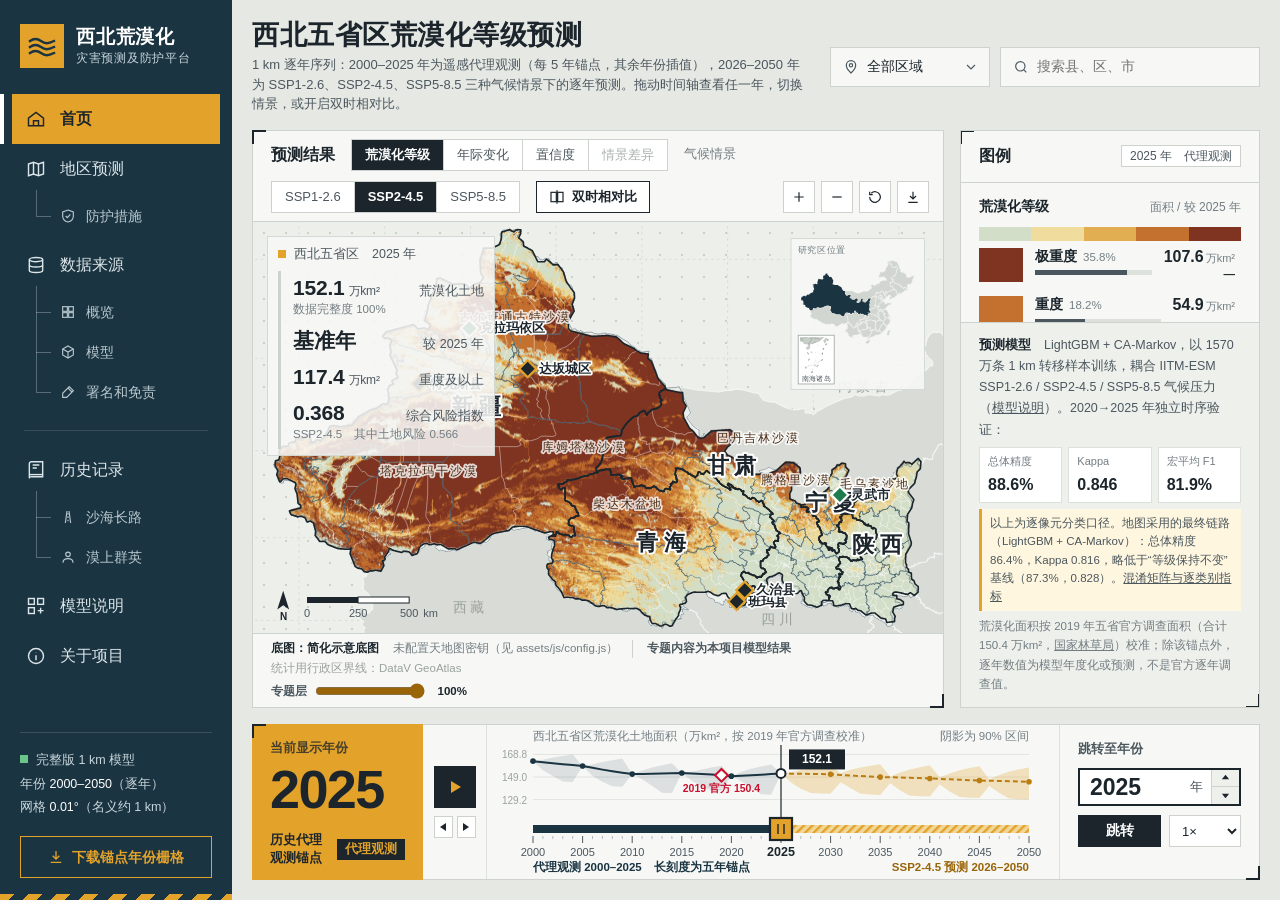
<file: index.html>
<!doctype html>
<html lang="zh-CN">
<head>
<meta charset="utf-8">
<meta name="viewport" content="width=device-width, initial-scale=1">
<title>西北荒漠化灾害预测及防护平台</title>
<meta name="description" content="中国西北五省区 2000–2050 年 1 km 荒漠化等级：遥感代理观测与 SSP1-2.6、SSP2-4.5、SSP5-8.5 三情景逐年预测。">
<link rel="icon" href="assets/img/favicon.svg" type="image/svg+xml">
<style>html{background:#E6E8E4}</style>
<script>(function(){var h=document.documentElement;h.classList.add('pre');try{if(sessionStorage.getItem('nw-nav'))h.classList.add('internal')}catch(e){}setTimeout(function(){h.classList.remove('pre')},3000)})();</script>
<link rel="stylesheet" href="assets/css/site.css?v=20261010g">
</head>
<body>

<nav class="side" aria-label="主导航">
  <div class="brand">
    <div class="mark" aria-hidden="true">
      <svg width="28" height="28" viewBox="0 0 28 28" fill="none" stroke="#1A3441" stroke-width="2.4" stroke-linecap="square"><path d="M2 9c4-3 7-3 11 0s7 3 13 0"/><path d="M2 15c4-3 7-3 11 0s7 3 13 0"/><path d="M2 21c4-3 7-3 11 0s7 3 13 0"/></svg>
    </div>
    <div><b>西北荒漠化</b><small>灾害预测及防护平台</small></div>
  </div>
  <ul class="nav-list">
    <li><a href="index.html" class="on" aria-current="page"><svg viewBox="0 0 24 24"><path d="M3 11l9-7 9 7v9H3z"/><path d="M9 20v-6h6v6"/></svg>首页</a></li>
    <li><a href="region.html"><svg viewBox="0 0 24 24"><path d="M3 6l6-2 6 2 6-2v14l-6 2-6-2-6 2z"/><path d="M9 4v14M15 6v14"/></svg>地区预测</a>
      <ul class="nav-sub"><li><a href="region.html#s=measures" data-sub="measures"><svg viewBox="0 0 24 24"><path d="M12 3l8 3v6c0 4.5-3.4 8-8 9-4.6-1-8-4.5-8-9V6z"/><path d="M8.5 12l2.5 2.5 4.5-5"/></svg>防护措施</a></li></ul></li>
    <li><a href="data.html"><svg viewBox="0 0 24 24"><ellipse cx="12" cy="5.5" rx="8" ry="2.5"/><path d="M4 5.5v13c0 1.4 3.6 2.5 8 2.5s8-1.1 8-2.5v-13"/><path d="M4 12c0 1.4 3.6 2.5 8 2.5s8-1.1 8-2.5"/></svg>数据来源</a>
      <ul class="nav-sub">
        <li><a href="data.html#s1" data-sub="ds-s1"><svg viewBox="0 0 24 24"><rect x="4" y="4" width="7" height="7"/><rect x="13" y="4" width="7" height="7"/><rect x="4" y="13" width="7" height="7"/><rect x="13" y="13" width="7" height="7"/></svg>概览</a></li>
        <li><a href="data.html#s5" data-sub="ds-s5"><svg viewBox="0 0 24 24"><path d="M12 3l8 4.5v9L12 21l-8-4.5v-9z"/><path d="M4 7.5l8 4.5 8-4.5M12 12v9"/></svg>模型</a></li>
        <li><a href="data.html#s11" data-sub="ds-s11"><svg viewBox="0 0 24 24"><path d="M14 4l6 6-10 10H4v-6z"/><path d="M12 6l6 6"/></svg>署名和免责</a></li>
      </ul></li>
  </ul>
  <div class="nav-sep"></div>
  <ul class="nav-list">
    <li><a href="history.html"><svg viewBox="0 0 24 24"><path d="M4 4.5A2.5 2.5 0 0 1 6.5 2H20v18H6.5A2.5 2.5 0 0 0 4 22z"/><path d="M4 17.5h16"/><path d="M8 6h8M8 9.5h5"/></svg>历史记录</a>
      <ul class="nav-sub">
        <li><a href="history.html" data-sub="hs-road"><svg viewBox="0 0 24 24"><path d="M8 21L10.5 3M16 21L13.5 3"/><path d="M12 6v2.5M12 11v2.5M12 16v2.5"/></svg>沙海长路</a></li>
        <li><a href="heroes.html" data-sub="hs-people"><svg viewBox="0 0 24 24"><circle cx="12" cy="8" r="3.4"/><path d="M4.5 20.5c0-3.6 3.3-6 7.5-6s7.5 2.4 7.5 6"/></svg>漠上群英</a></li>
      </ul></li>
    <li><a href="model.html"><svg viewBox="0 0 24 24"><rect x="3" y="3" width="7" height="7"/><rect x="14" y="3" width="7" height="7"/><rect x="3" y="14" width="7" height="7"/><path d="M17.5 14v7M14 17.5h7"/></svg>模型说明</a></li>
    <li><a href="about.html"><svg viewBox="0 0 24 24"><circle cx="12" cy="12" r="9"/><path d="M12 11v6M12 7.5v.3"/></svg>关于项目</a></li>
  </ul>
  <div class="nav-foot">
    <div class="status">
      <div><span class="dot"></span>完整版 1 km 模型</div>
      <div>年份 <b>2000–2050</b>（逐年）</div>
      <div>网格 <b>0.01°</b>（名义约 1 km）</div>
    </div>
    <a class="btn-dl" href="assets/downloads/desertification_1km_2000_2050_anchors.zip" download>
      <svg width="16" height="16" viewBox="0 0 24 24" fill="none" stroke="currentColor" stroke-width="2"><path d="M12 3v12M7 10l5 5 5-5M4 20h16"/></svg>
      下载锚点年份栅格
    </a>
  </div>
</nav>

<main>
  <header class="top" data-anim>
    <div>
      <h1>西北五省区荒漠化等级预测</h1>
      <p>1 km 逐年序列：2000–2025 年为遥感代理观测（每 5 年锚点，其余年份插值），2026–2050 年为 SSP1-2.6、SSP2-4.5、SSP5-8.5 三种气候情景下的逐年预测。拖动时间轴查看任一年，切换情景，或开启双时相对比。</p>
    </div>
    <div class="top-tools">
      <label class="field" style="width:160px">
        <svg viewBox="0 0 24 24"><path d="M12 21s-7-6.2-7-11.5A7 7 0 0 1 19 9.5C19 14.8 12 21 12 21z"/><circle cx="12" cy="9.5" r="2.5"/></svg>
        <span class="sr">选择区域</span>
        <select id="scopeSel"><option value="-1">全部区域</option></select>
        <svg class="chev" viewBox="0 0 24 24"><path d="M6 9l6 6 6-6"/></svg>
      </label>
      <label class="field" style="width:260px">
        <svg viewBox="0 0 24 24"><circle cx="11" cy="11" r="7"/><path d="M20 20l-4-4"/></svg>
        <span class="sr">搜索县区</span>
        <input id="search" list="countyList" placeholder="搜索县、区、市" autocomplete="off">
        <datalist id="countyList"></datalist>
      </label>
    </div>
  </header>

  <section class="panel map-panel reg" data-anim aria-label="荒漠化等级地图">
    <div class="map-head">
      <h2>预测结果</h2>
      <div class="seg" role="group" aria-label="图层">
        <button data-layer="level" class="on">荒漠化等级</button><button data-layer="change">年际变化</button><button data-layer="conf">置信度</button><button data-layer="sdiff">情景差异</button>
      </div>
      <span class="lbl">气候情景</span>
      <div class="seg num" role="group" aria-label="气候情景">
        <button data-scn="ssp126" title="低排放路径：2026–2050 年 1 km 逐年预测">SSP1-2.6</button><button data-scn="ssp245" class="on" title="中等排放路径：2026–2050 年 1 km 逐年预测">SSP2-4.5</button><button data-scn="ssp585" title="高排放路径：2026–2050 年 1 km 逐年预测">SSP5-8.5</button>
      </div>
      <button class="cmp" id="cmpBtn" aria-pressed="false"><svg viewBox="0 0 24 24"><rect x="3" y="5" width="8" height="14"/><rect x="13" y="5" width="8" height="14"/><path d="M12 2v20"/></svg>双时相对比</button>
      <div class="head-right">
        <span class="meta">0.01°（名义约 1 km）</span>
        <button class="tb" id="zoomIn" title="放大"><svg viewBox="0 0 24 24"><path d="M12 5v14M5 12h14"/></svg></button>
        <button class="tb" id="zoomOut" title="缩小"><svg viewBox="0 0 24 24"><path d="M5 12h14"/></svg></button>
        <button class="tb" id="zoomReset" title="复位"><svg viewBox="0 0 24 24"><path d="M4 12a8 8 0 1 0 2.4-5.7M4 4v4.5h4.5"/></svg></button>
        <button class="tb" id="savePng" title="导出当前地图 PNG"><svg viewBox="0 0 24 24"><path d="M12 4v11M7.5 10.5L12 15l4.5-4.5M5 20h14"/></svg></button>
      </div>
    </div>
    <div class="map-wrap" id="mapwrap">
      <div class="overview" id="overview"></div>
      <div class="inset"><div class="t">研究区位置</div><svg id="inset"></svg><div class="nh" title="南海诸岛示意"><svg id="scs"></svg><span>南海诸岛</span></div></div>
      <div class="loading" id="loading" hidden><span></span>正在载入 <b id="loadingY"></b> 年数据</div>
      <div class="divider" id="divider" hidden><div class="ln"></div><div class="hd" id="divHandle" role="slider" aria-label="卷帘位置" tabindex="0"><svg viewBox="0 0 16 16"><path d="M6 3L1 8l5 5zM10 3l5 5-5 5z"/></svg></div></div>
      <div class="mchip a" id="chipA" hidden><i>A</i><b id="chipAy"></b><span id="chipAt"></span></div>
      <div class="mchip b" id="chipB" hidden><i>B</i><b id="chipBy"></b><span id="chipBt"></span></div>
      <div class="cmode" id="cmode" hidden><span>对比方式</span><button data-mode="swipe" class="on">卷帘对比</button><button data-mode="diff">变化图</button></div>
      <div class="tip" id="tip" hidden></div>
      <div class="ccard" id="ccard" hidden></div>
      <div class="mapfoot">
        <svg width="250" height="34" id="scale"></svg>
      </div>
    </div>
    <div class="mapcredit" id="mapCredit"></div>
  </section>

  <section class="panel timeline reg" data-anim aria-label="时间轴">
    <div class="yearblock">
      <div class="yb yb1" id="yb1">
        <span class="k">当前显示年份</span>
        <span class="y" id="ybY">2025</span>
        <div class="s"><span id="ybTag"></span><span id="ybSc"></span></div>
      </div>
      <div class="yb yb2" id="yb2" hidden>
        <span class="k">对比年份</span>
        <div class="row a"><i>A</i><span id="yb2a"></span></div>
        <div class="row b"><i>B</i><span id="yb2b"></span></div>
      </div>
    </div>
    <div class="ctrls">
      <button class="play" id="playBtn" aria-label="播放"><svg viewBox="0 0 16 16"><path id="icPlay" d="M4 2l10 6-10 6z"/><g id="icPause" style="display:none"><rect x="3" y="2" width="3.6" height="12"/><rect x="9.4" y="2" width="3.6" height="12"/></g></svg></button>
      <div class="step">
        <button id="prevBtn" aria-label="上一年"><svg viewBox="0 0 10 10"><path d="M8 1L2 5l6 4z"/></svg></button>
        <button id="nextBtn" aria-label="下一年"><svg viewBox="0 0 10 10"><path d="M2 1l6 4-6 4z"/></svg></button>
      </div>
    </div>
    <div class="track-area" id="trackArea"><svg id="track" aria-hidden="true"></svg></div>
    <div class="jump">
      <div class="j1" id="j1">
        <label for="yearIn">跳转至年份</label>
        <div class="yin">
          <input id="yearIn" inputmode="numeric" maxlength="4" value="2025" aria-describedby="hint">
          <span class="unit">年</span>
          <span class="spin"><button id="yUp" aria-label="后一年"><svg viewBox="0 0 10 10"><path d="M1 7l4-5 4 5z"/></svg></button><button id="yDn" aria-label="前一年"><svg viewBox="0 0 10 10"><path d="M1 3l4 5 4-5z"/></svg></button></span>
        </div>
        <div class="row">
          <button class="go" id="goBtn">跳转</button>
          <select id="speed" aria-label="播放速度"><option value="1">1×</option><option value="2">2×</option><option value="0.5">0.5×</option></select>
        </div>
        <div class="hint" id="hint"></div>
      </div>
      <div class="j2" id="j2" hidden>
        <span class="lab">对比年份</span>
        <div class="pr a"><i>A</i><select id="selA" aria-label="对比年份 A"></select><button class="swap" id="swapBtn" title="交换 A、B"><svg viewBox="0 0 24 24"><path d="M7 4v16M3 16l4 4 4-4M17 20V4M13 8l4-4 4 4"/></svg></button></div>
        <div class="pr b"><i>B</i><select id="selB" aria-label="对比年份 B"></select><span style="width:24px"></span></div>
        <button class="go" id="exitCmp">退出对比</button>
      </div>
    </div>
  </section>

  <aside class="panel legend reg" data-anim aria-label="图例">
    <div class="lg-head"><h2>图例</h2><span id="lgTag"></span></div>
    <div class="lg-scroll">
      <div class="sec" id="lgMain"></div>
      <div class="sec" id="lgScn"></div>
      <div class="sec">
        <h3>图层符号</h3>
        <div class="sym">
          <div><svg viewBox="0 0 28 16"><path d="M1 8h26" stroke="#1B252B" stroke-width="2"/></svg>省级界线</div>
          <div><svg viewBox="0 0 28 16"><path d="M1 8h26" stroke="#24475A" stroke-width="1.2"/></svg>地市界线</div>
          <div><svg viewBox="0 0 28 16"><rect width="28" height="16" fill="#E2AE52"/><path d="M1 8h26" stroke="#fff" stroke-width="1" opacity=".8"/></svg>县级界线</div>
          <div><svg viewBox="0 0 28 16"><rect x="9" y="3" width="10" height="10" transform="rotate(45 14 8)" fill="#1B252B" stroke="#E3A229" stroke-width="2"/></svg>指数上升县区</div>
          <div><svg viewBox="0 0 28 16"><rect x="9" y="3" width="10" height="10" transform="rotate(45 14 8)" fill="#1E7B4D" stroke="#fff" stroke-width="2"/></svg>指数下降县区</div>
          <div><svg viewBox="0 0 28 16"><rect width="28" height="16" fill="#D9DCD6" stroke="#fff"/></svg>非研究区</div>
        </div>
      </div>
      <div class="sec">
        <h3>重点关注县区<small>2025→2050 风险指数变化</small></h3>
        <ul class="hot" id="hot"></ul>
      </div>
    </div>
    <div class="model" id="model"></div>
  </aside>
</main>

<script src="assets/data/geo.js?v=20261010c"></script>
<script src="assets/data/core.js?v=20261010e"></script>
<script src="assets/data/calib.js?v=20261010c"></script>
<script src="assets/data/scen.js?v=20261010e"></script>
<script src="assets/js/nav.js?v=20261010c"></script>
<script src="assets/data/scs.js?v=20261010d"></script>
<script src="assets/js/config.js?v=20261010d"></script>
<script src="assets/data/validation.js?v=20261010g"></script>
<script src="assets/js/mapcore.js?v=20261010e"></script>
<script src="assets/js/home.js?v=20261010g"></script>
</body>
</html>
</file>
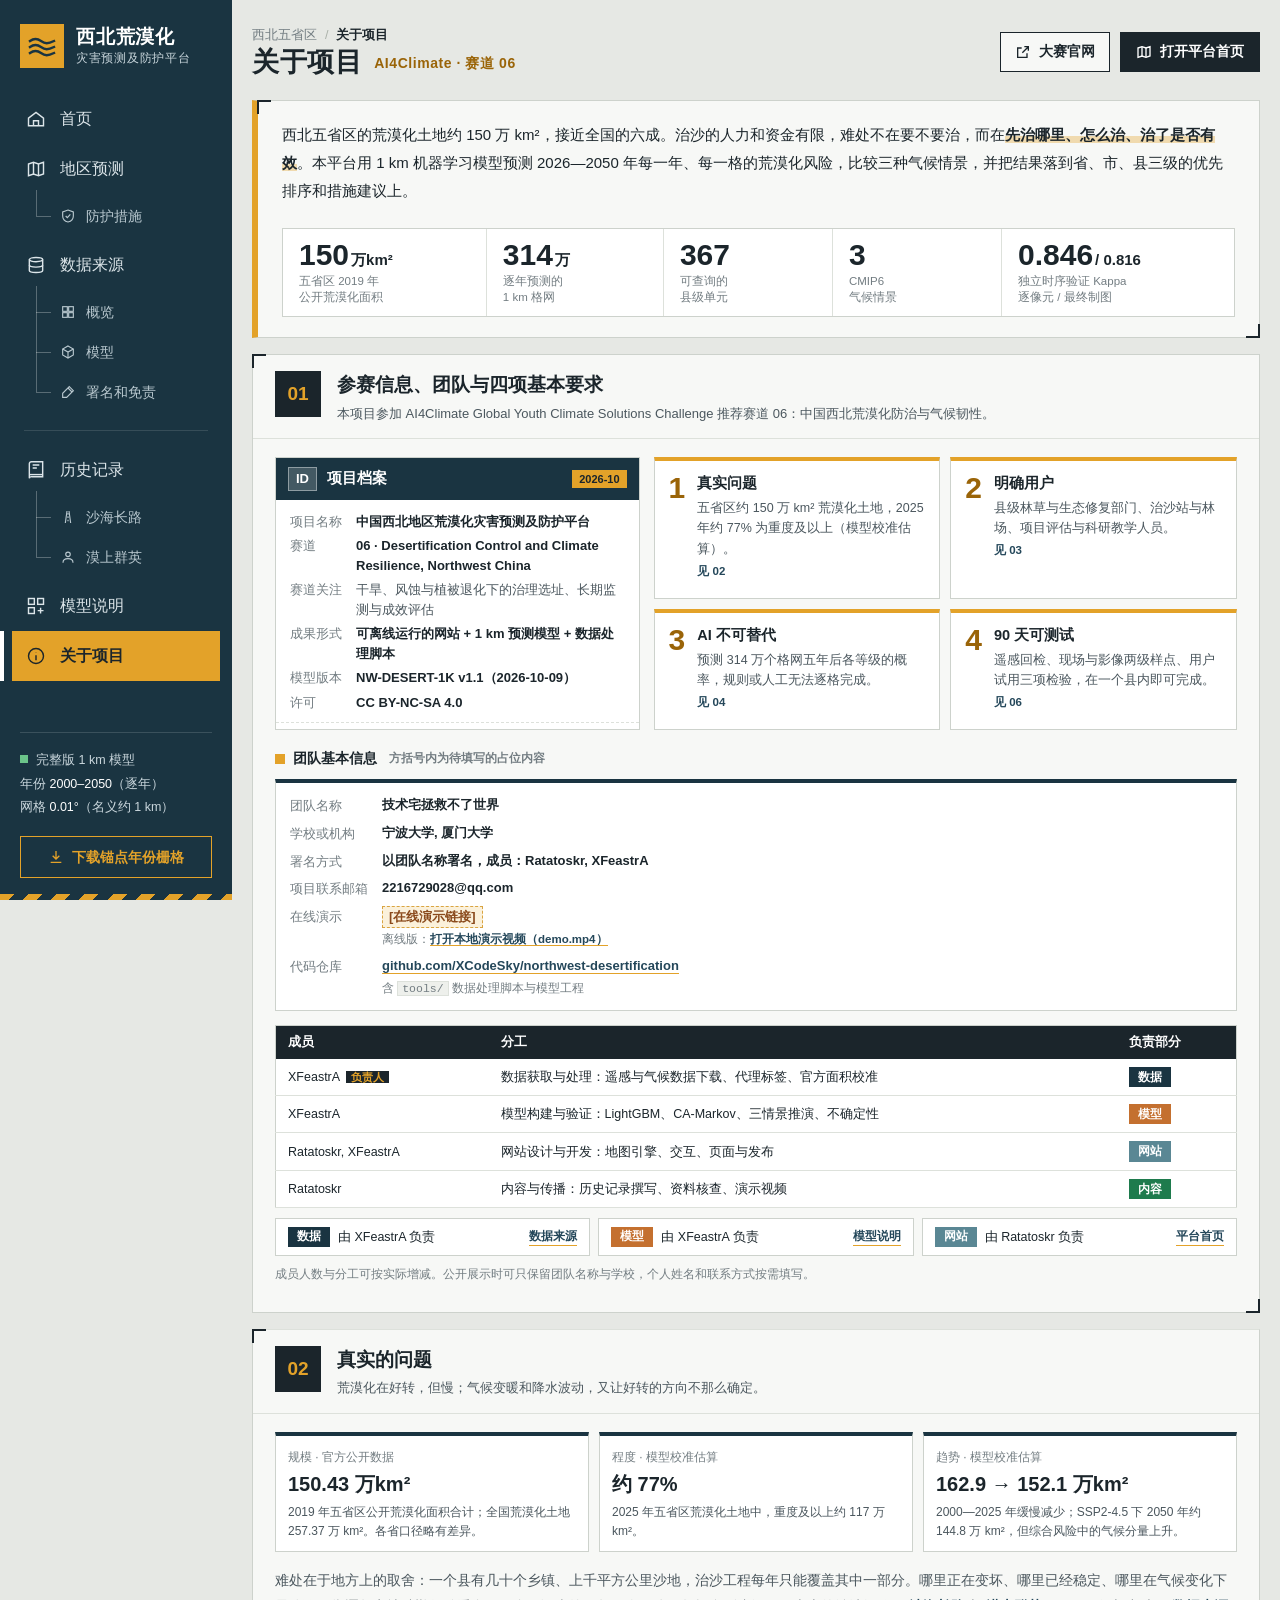
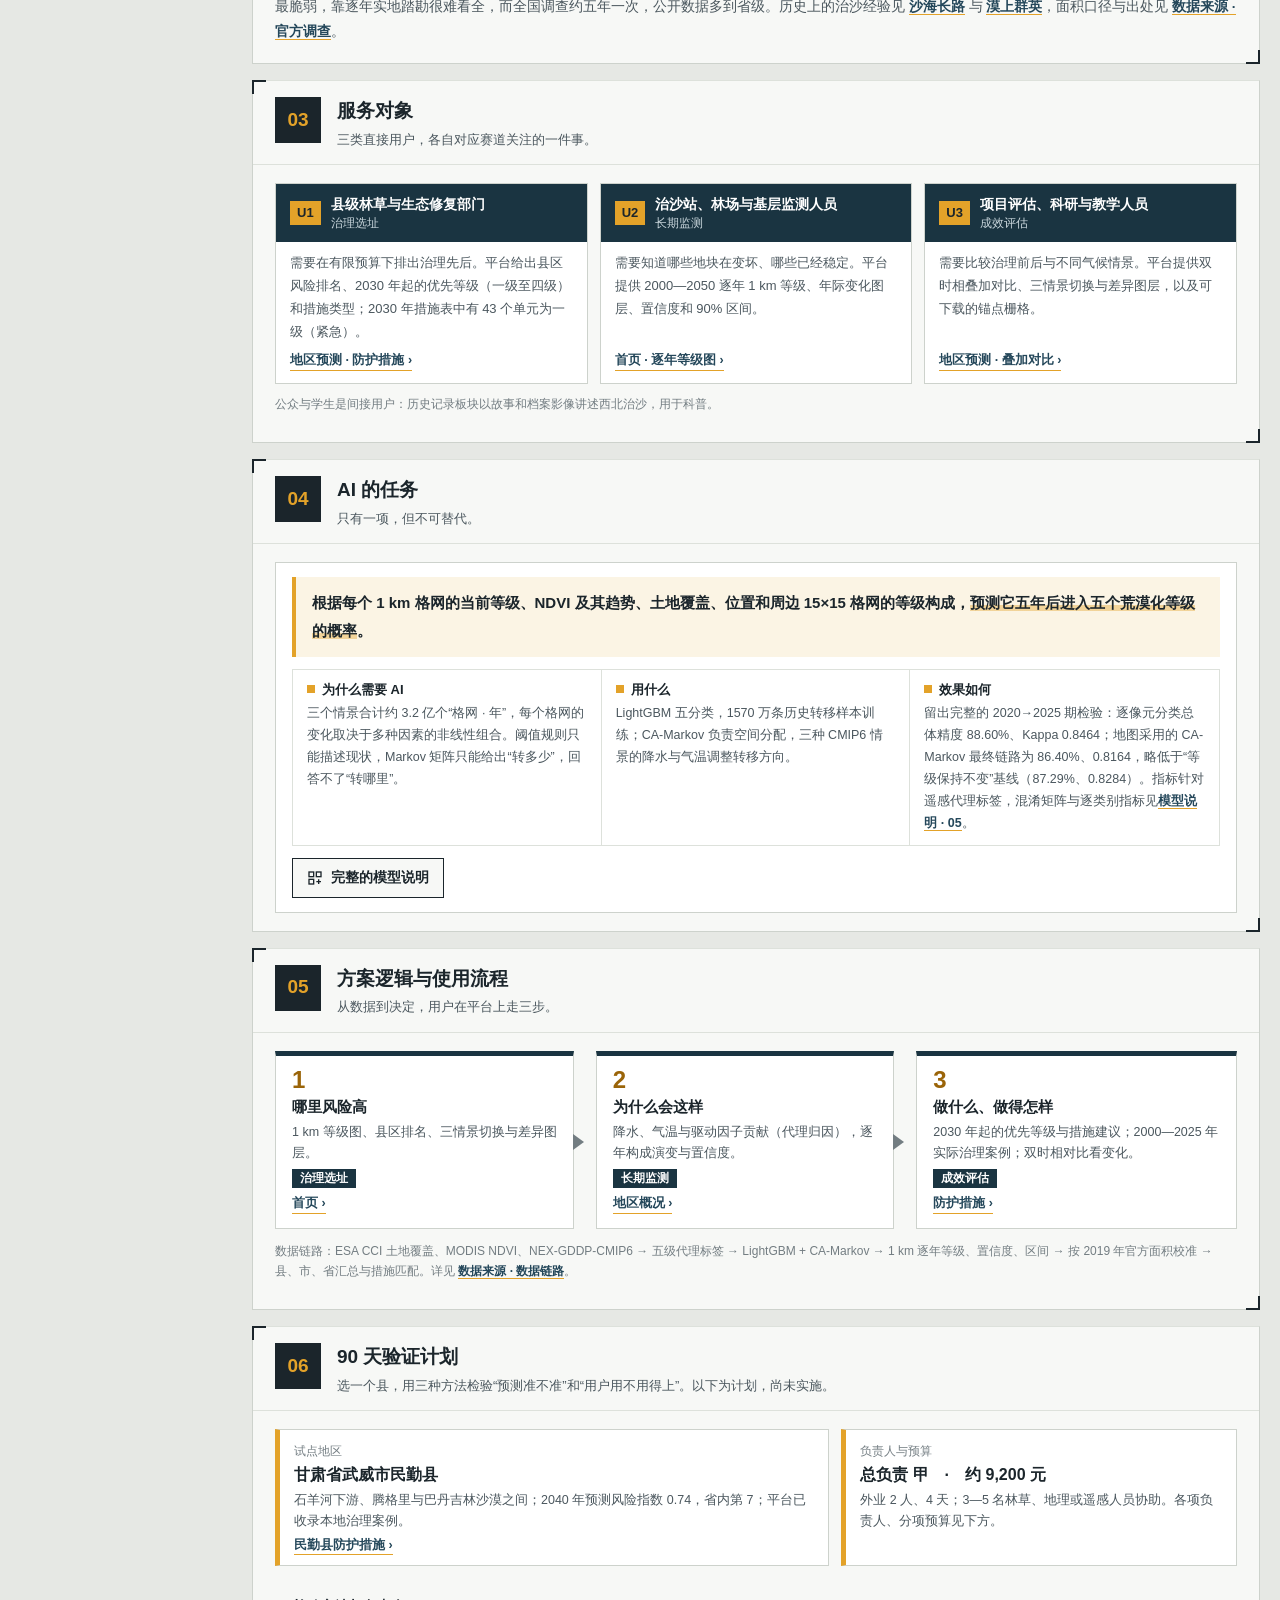
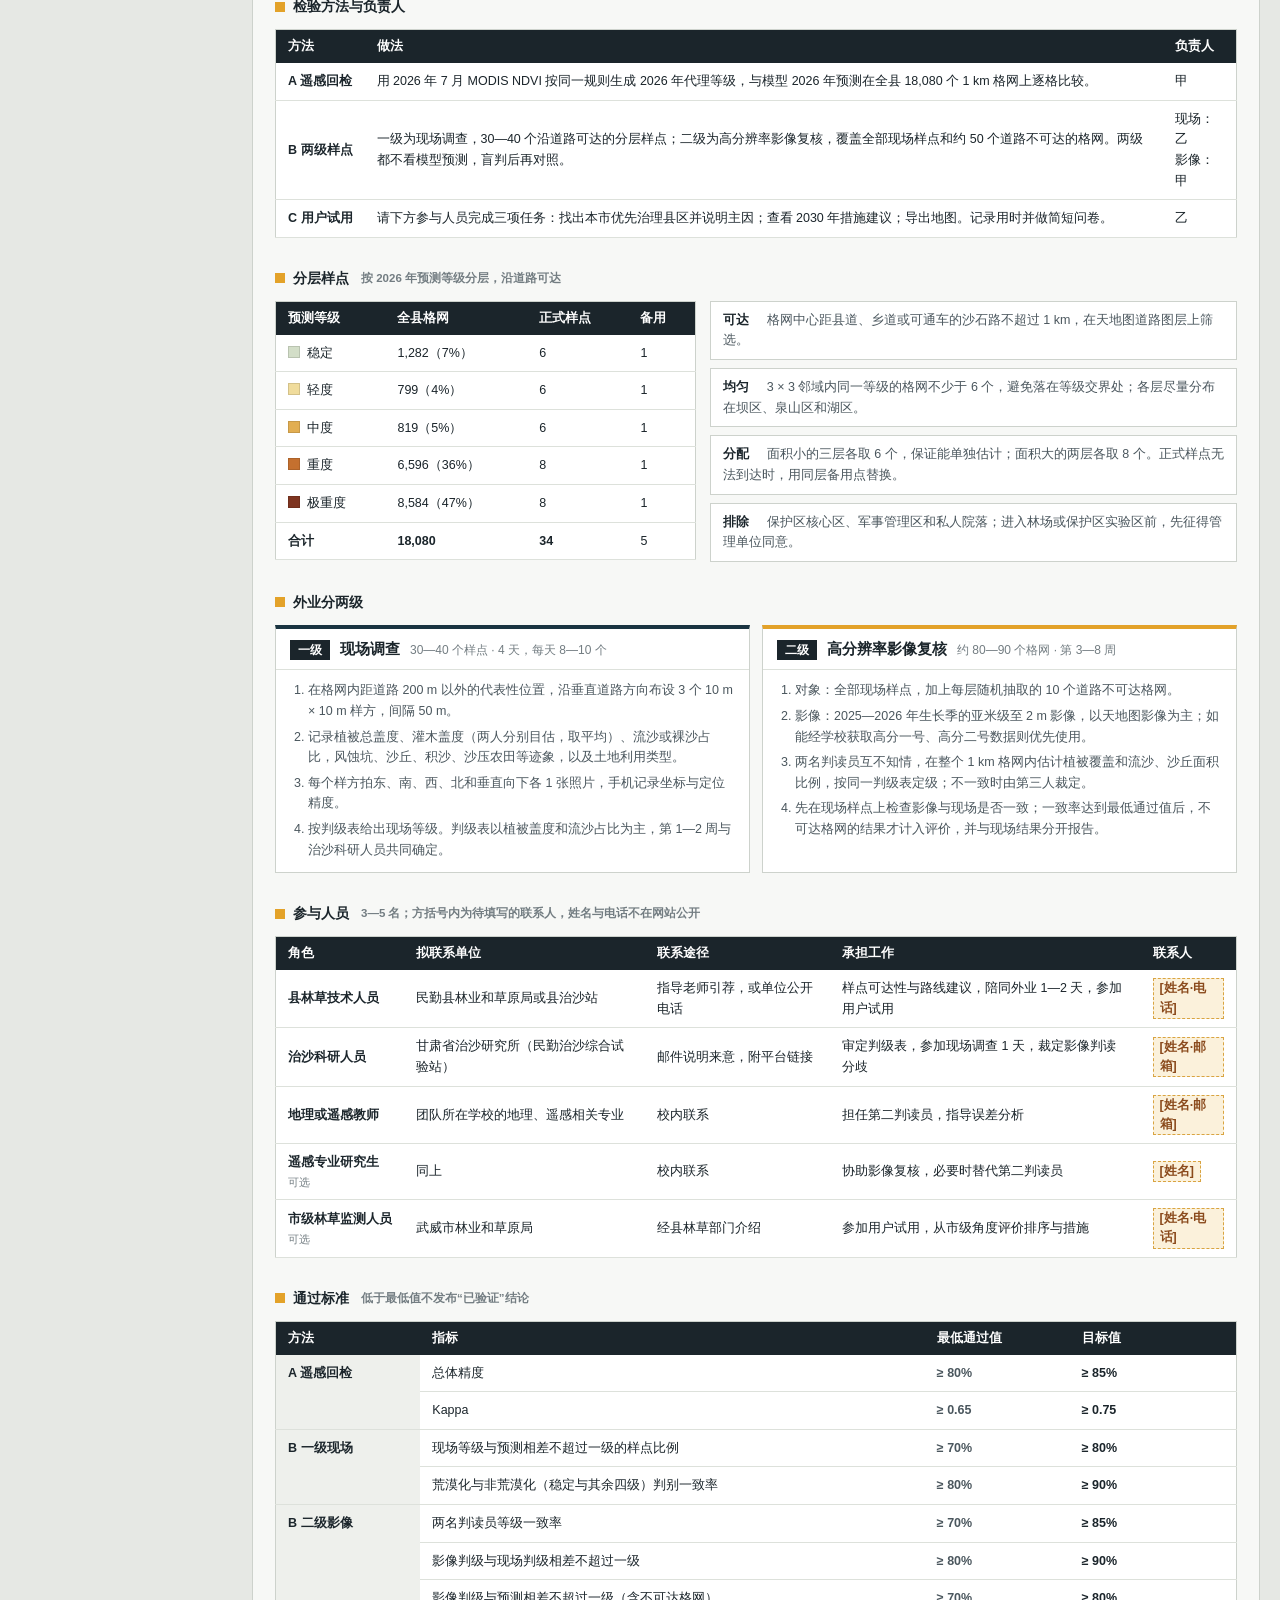
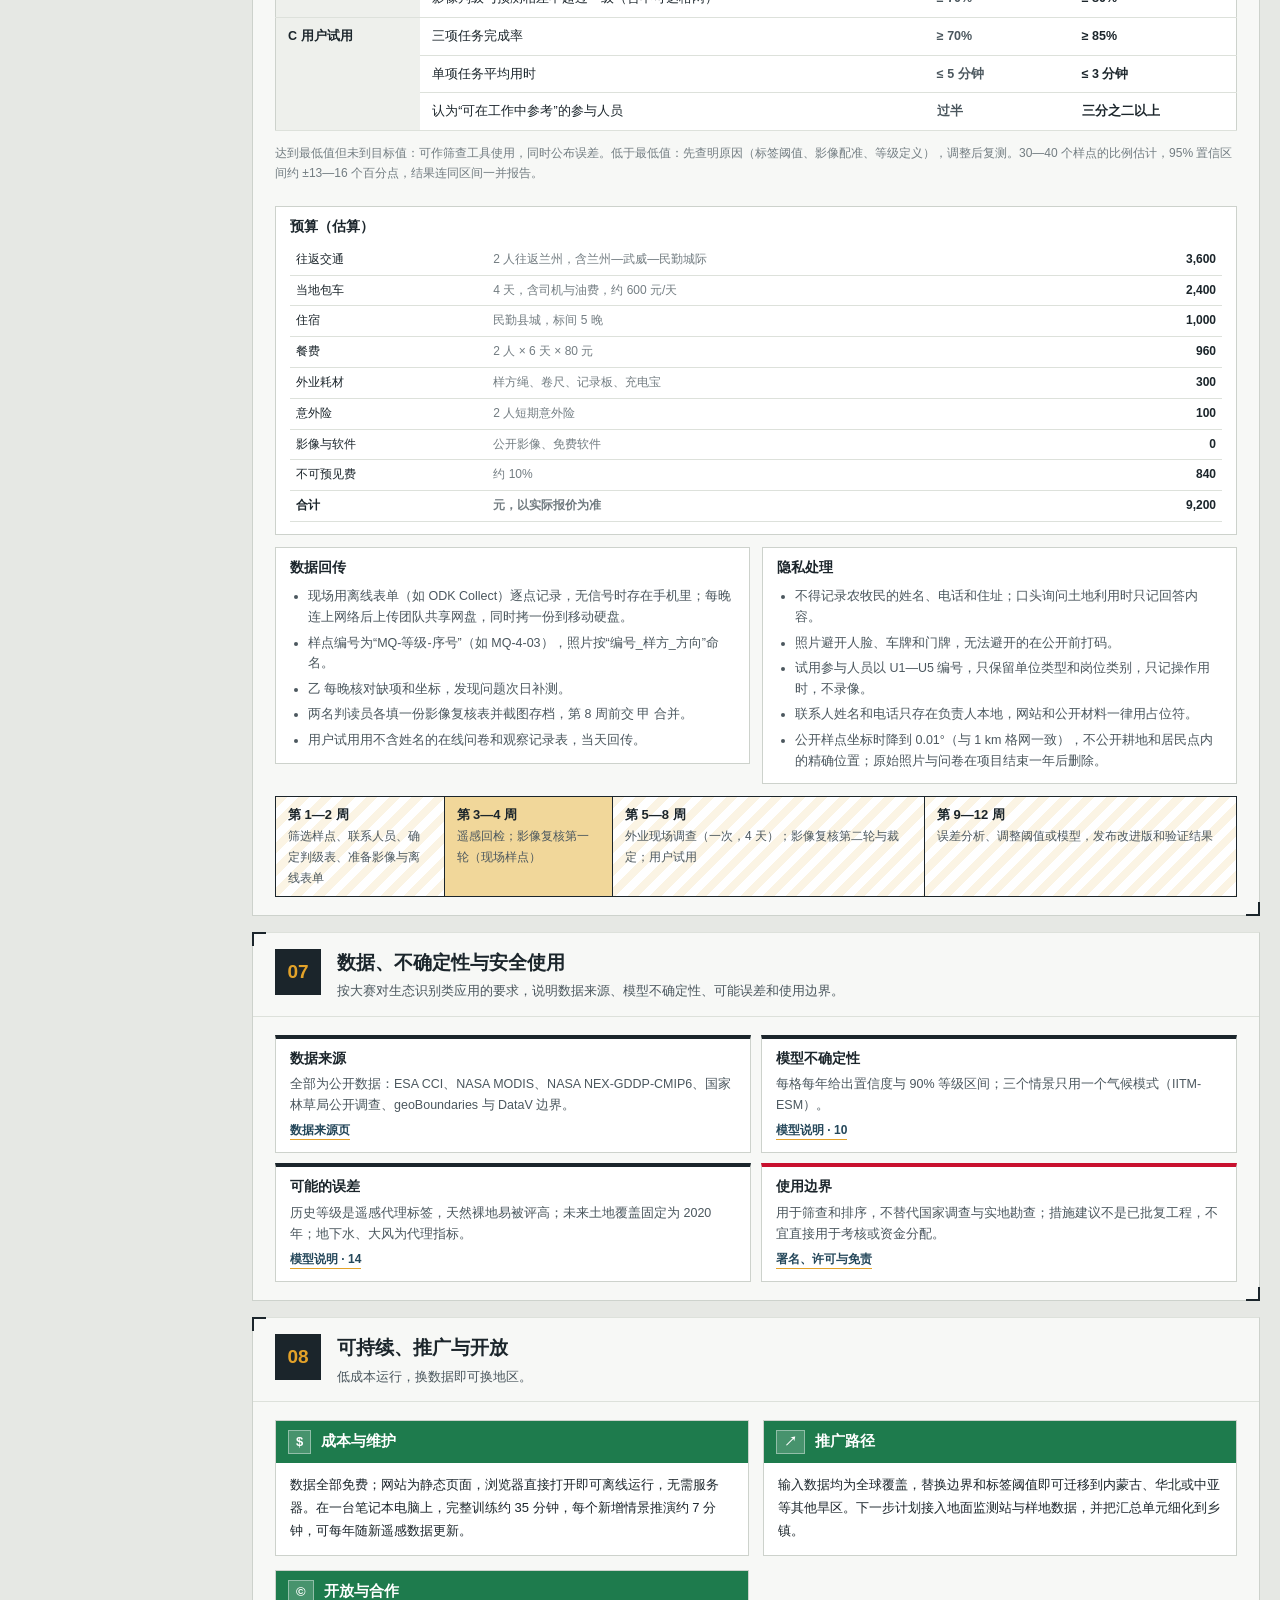
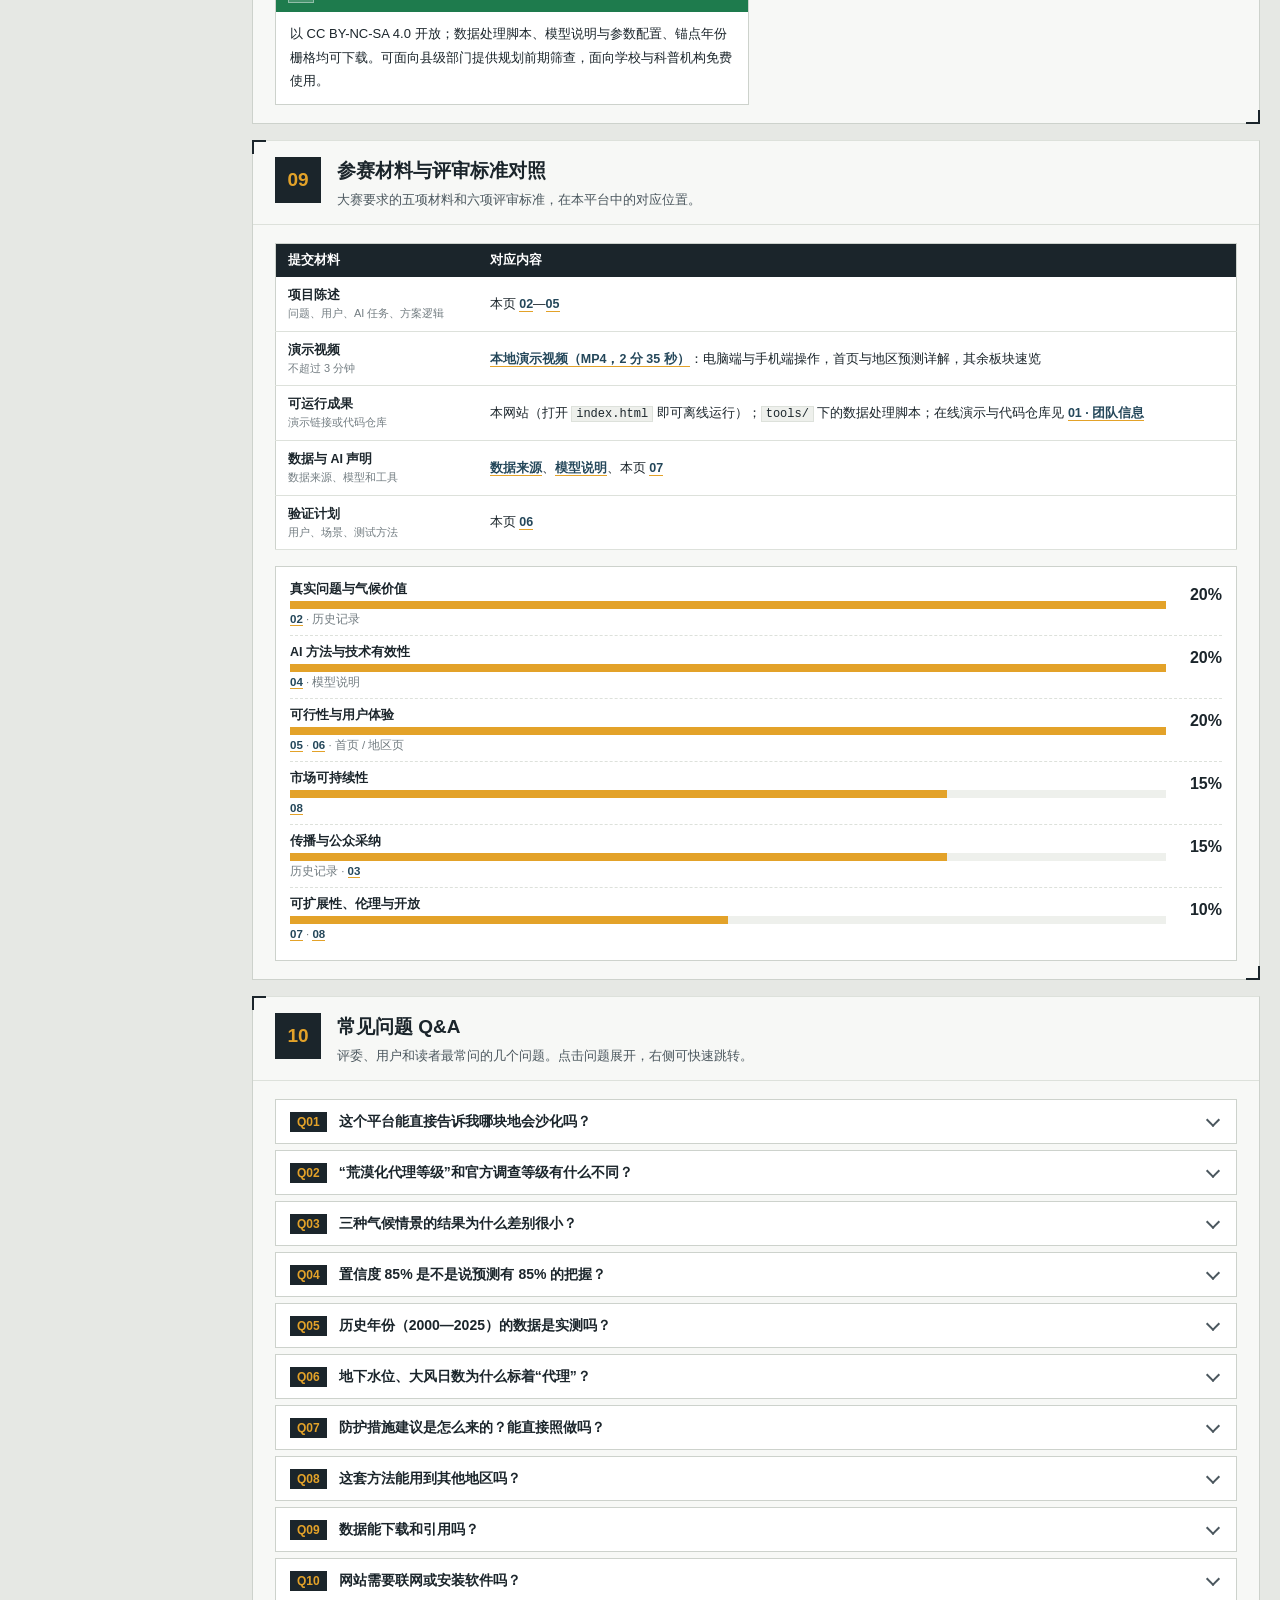
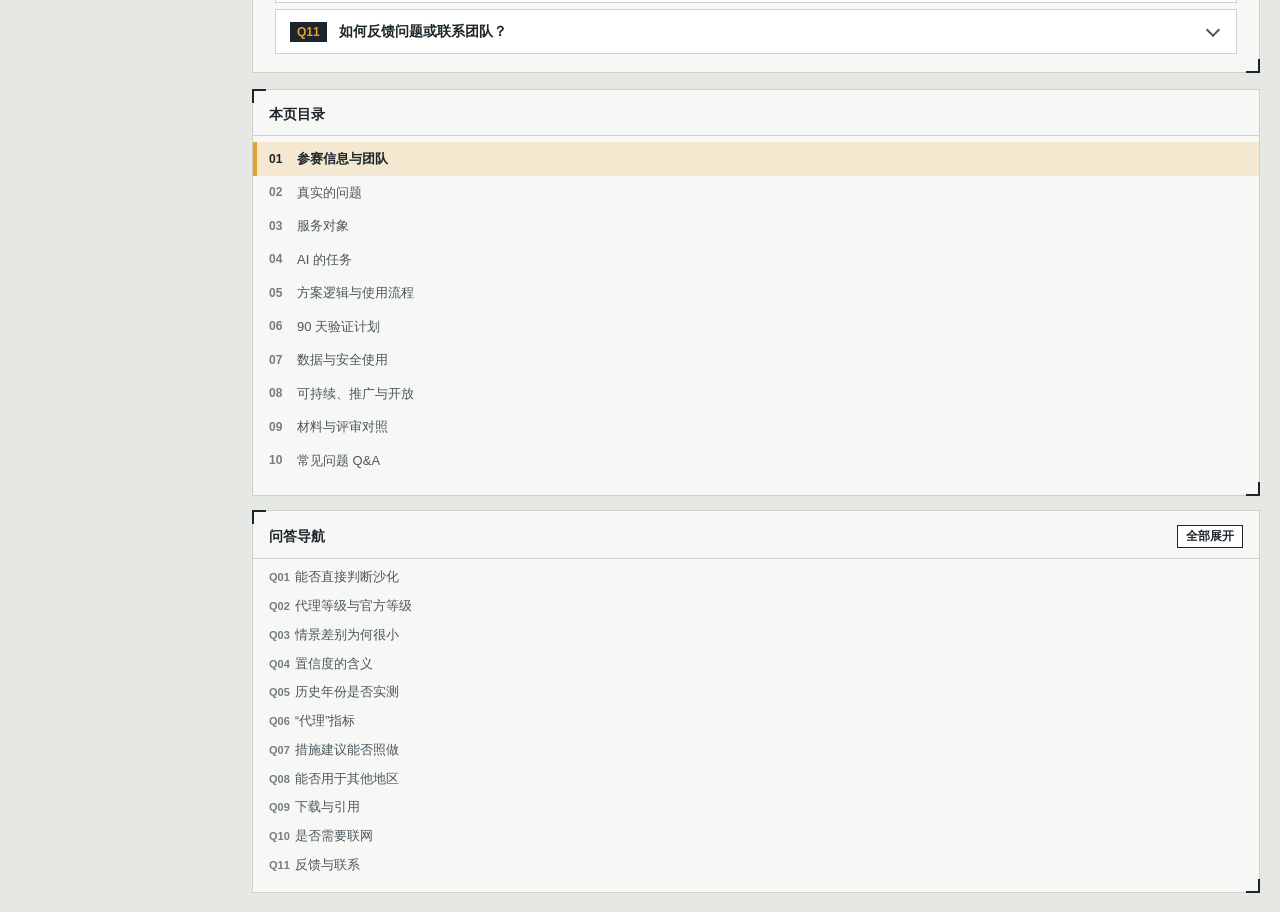
<file: about.html>
<!doctype html>
<html lang="zh-CN">
<head>
<meta charset="utf-8">
<meta name="viewport" content="width=device-width, initial-scale=1">
<title>关于项目 · 西北荒漠化灾害预测及防护平台</title>
<meta name="description" content="中国西北地区荒漠化灾害预测及防护平台：参加 AI4Climate Global Youth Climate Solutions Challenge 赛道 06 的项目介绍——问题、用户、AI 任务、方案逻辑、90 天验证计划与安全使用说明。">
<link rel="icon" href="assets/img/favicon.svg" type="image/svg+xml">
<style>html{background:#E6E8E4}</style>
<script>(function(){var h=document.documentElement;h.classList.add('pre');try{if(sessionStorage.getItem('nw-nav'))h.classList.add('internal')}catch(e){}setTimeout(function(){h.classList.remove('pre')},3000)})();</script>
<link rel="stylesheet" href="assets/css/site.css?v=20261010c">
<link rel="stylesheet" href="assets/css/data.css?v=20261010c">
<link rel="stylesheet" href="assets/css/model.css?v=20261010c">
<link rel="stylesheet" href="assets/css/about.css?v=20261010f">
</head>
<body>

<nav class="side" aria-label="主导航">
  <div class="brand">
    <div class="mark" aria-hidden="true">
      <svg width="28" height="28" viewBox="0 0 28 28" fill="none" stroke="#1A3441" stroke-width="2.4" stroke-linecap="square"><path d="M2 9c4-3 7-3 11 0s7 3 13 0"/><path d="M2 15c4-3 7-3 11 0s7 3 13 0"/><path d="M2 21c4-3 7-3 11 0s7 3 13 0"/></svg>
    </div>
    <div><b>西北荒漠化</b><small>灾害预测及防护平台</small></div>
  </div>
  <ul class="nav-list">
    <li><a href="index.html"><svg viewBox="0 0 24 24"><path d="M3 11l9-7 9 7v9H3z"/><path d="M9 20v-6h6v6"/></svg>首页</a></li>
    <li><a href="region.html"><svg viewBox="0 0 24 24"><path d="M3 6l6-2 6 2 6-2v14l-6 2-6-2-6 2z"/><path d="M9 4v14M15 6v14"/></svg>地区预测</a>
      <ul class="nav-sub"><li><a href="region.html#s=measures" data-sub="measures"><svg viewBox="0 0 24 24"><path d="M12 3l8 3v6c0 4.5-3.4 8-8 9-4.6-1-8-4.5-8-9V6z"/><path d="M8.5 12l2.5 2.5 4.5-5"/></svg>防护措施</a></li></ul></li>
    <li><a href="data.html"><svg viewBox="0 0 24 24"><ellipse cx="12" cy="5.5" rx="8" ry="2.5"/><path d="M4 5.5v13c0 1.4 3.6 2.5 8 2.5s8-1.1 8-2.5v-13"/><path d="M4 12c0 1.4 3.6 2.5 8 2.5s8-1.1 8-2.5"/></svg>数据来源</a>
      <ul class="nav-sub">
        <li><a href="data.html#s1" data-sub="ds-s1"><svg viewBox="0 0 24 24"><rect x="4" y="4" width="7" height="7"/><rect x="13" y="4" width="7" height="7"/><rect x="4" y="13" width="7" height="7"/><rect x="13" y="13" width="7" height="7"/></svg>概览</a></li>
        <li><a href="data.html#s5" data-sub="ds-s5"><svg viewBox="0 0 24 24"><path d="M12 3l8 4.5v9L12 21l-8-4.5v-9z"/><path d="M4 7.5l8 4.5 8-4.5M12 12v9"/></svg>模型</a></li>
        <li><a href="data.html#s11" data-sub="ds-s11"><svg viewBox="0 0 24 24"><path d="M14 4l6 6-10 10H4v-6z"/><path d="M12 6l6 6"/></svg>署名和免责</a></li>
      </ul></li>
  </ul>
  <div class="nav-sep"></div>
  <ul class="nav-list">
    <li><a href="history.html"><svg viewBox="0 0 24 24"><path d="M4 4.5A2.5 2.5 0 0 1 6.5 2H20v18H6.5A2.5 2.5 0 0 0 4 22z"/><path d="M4 17.5h16"/><path d="M8 6h8M8 9.5h5"/></svg>历史记录</a>
      <ul class="nav-sub">
        <li><a href="history.html" data-sub="hs-road"><svg viewBox="0 0 24 24"><path d="M8 21L10.5 3M16 21L13.5 3"/><path d="M12 6v2.5M12 11v2.5M12 16v2.5"/></svg>沙海长路</a></li>
        <li><a href="heroes.html" data-sub="hs-people"><svg viewBox="0 0 24 24"><circle cx="12" cy="8" r="3.4"/><path d="M4.5 20.5c0-3.6 3.3-6 7.5-6s7.5 2.4 7.5 6"/></svg>漠上群英</a></li>
      </ul></li>
    <li><a href="model.html"><svg viewBox="0 0 24 24"><rect x="3" y="3" width="7" height="7"/><rect x="14" y="3" width="7" height="7"/><rect x="3" y="14" width="7" height="7"/><path d="M17.5 14v7M14 17.5h7"/></svg>模型说明</a></li>
    <li><a href="about.html" class="on" aria-current="page"><svg viewBox="0 0 24 24"><circle cx="12" cy="12" r="9"/><path d="M12 11v6M12 7.5v.3"/></svg>关于项目</a></li>
  </ul>
  <div class="nav-foot">
    <div class="status">
      <div><span class="dot"></span>完整版 1 km 模型</div>
      <div>年份 <b>2000–2050</b>（逐年）</div>
      <div>网格 <b>0.01°</b>（名义约 1 km）</div>
    </div>
    <a class="btn-dl" href="assets/downloads/desertification_1km_2000_2050_anchors.zip" download>
      <svg width="16" height="16" viewBox="0 0 24 24" fill="none" stroke="currentColor" stroke-width="2"><path d="M12 3v12M7 10l5 5 5-5M4 20h16"/></svg>
      下载锚点年份栅格
    </a>
  </div>
</nav>
<main class="ds md ab">
  <header class="top ds-head" data-anim>
    <div class="ttl">
      <div class="crumb"><a href="index.html">西北五省区</a><i>/</i><b>关于项目</b></div>
      <h1>关于项目<small class="num">AI4Climate · 赛道 06</small></h1>
    </div>
    <div class="top-tools">
      <a class="btn-o" href="https://ai4climate.world" target="_blank" rel="noopener"><svg viewBox="0 0 24 24"><path d="M14 4h6v6M20 4l-9 9M18 14v6H4V6h6"/></svg>大赛官网</a>
      <a class="btn-d" href="index.html"><svg viewBox="0 0 24 24"><path d="M3 6l6-2 6 2 6-2v14l-6 2-6-2-6 2z"/><path d="M9 4v14M15 6v14"/></svg>打开平台首页</a>
    </div>
  </header>

  <div class="ds-body">
  <div class="ds-col">

  <!-- 摘要 -->
  <section class="panel reg ds-sum" data-anim>
    <p class="lead">西北五省区的荒漠化土地约 150 万 km²，接近全国的六成。治沙的人力和资金有限，难处不在要不要治，而在<b>先治哪里、怎么治、治了是否有效</b>。本平台用 1 km 机器学习模型预测 2026—2050 年每一年、每一格的荒漠化风险，比较三种气候情景，并把结果落到省、市、县三级的优先排序和措施建议上。</p>
    <div class="stats">
      <div><b class="num">150<small>万km²</small></b><span>五省区 2019 年<br>公开荒漠化面积</span></div>
      <div><b class="num">314<small>万</small></b><span>逐年预测的<br>1 km 格网</span></div>
      <div><b class="num">367</b><span>可查询的<br>县级单元</span></div>
      <div><b class="num">3</b><span>CMIP6<br>气候情景</span></div>
      <div><b class="num">0.846<small>/ 0.816</small></b><span>独立时序验证 Kappa<br>逐像元 / 最终制图</span></div>
    </div>
  </section>

  <!-- 1 参赛信息 -->
  <section class="panel reg sec" id="a1" data-anim>
    <div class="sh"><span class="no num">01</span><div><h2>参赛信息、团队与四项基本要求</h2><p>本项目参加 AI4Climate Global Youth Climate Solutions Challenge 推荐赛道 06：中国西北荒漠化防治与气候韧性。</p></div></div>
    <div class="cards c12">
      <article class="src">
        <header class="lB"><i class="num">ID</i><b>项目档案</b><span class="in">2026-10</span></header>
        <dl>
          <dt>项目名称</dt><dd>中国西北地区荒漠化灾害预测及防护平台</dd>
          <dt>赛道</dt><dd>06 · Desertification Control and Climate Resilience, Northwest China</dd>
          <dt>赛道关注</dt><dd class="q">干旱、风蚀与植被退化下的治理选址、长期监测与成效评估</dd>
          <dt>成果形式</dt><dd>可离线运行的网站 + 1 km 预测模型 + 数据处理脚本</dd>
          <dt>模型版本</dt><dd class="num">NW-DESERT-1K v1.1（2026-10-09）</dd>
          <dt>许可</dt><dd>CC BY-NC-SA 4.0</dd>
        </dl>
      </article>
      <div class="must">
        <a href="#a2"><i class="num">1</i><b>真实问题</b><span>五省区约 150 万 km² 荒漠化土地，2025 年约 77% 为重度及以上（模型校准估算）。</span><em>见 02</em></a>
        <a href="#a3"><i class="num">2</i><b>明确用户</b><span>县级林草与生态修复部门、治沙站与林场、项目评估与科研教学人员。</span><em>见 03</em></a>
        <a href="#a4"><i class="num">3</i><b>AI 不可替代</b><span>预测 314 万个格网五年后各等级的概率，规则或人工无法逐格完成。</span><em>见 04</em></a>
        <a href="#a6"><i class="num">4</i><b>90 天可测试</b><span>遥感回检、现场与影像两级样点、用户试用三项检验，在一个县内即可完成。</span><em>见 06</em></a>
      </div>
    </div>
    <div class="team" id="team">
      <h3 class="hsub">团队基本信息<small>方括号内为待填写的占位内容</small></h3>
      <div class="team-g">
        <dl class="tinfo">
          <dt>团队名称</dt><dd>技术宅拯救不了世界</dd>
          <dt>学校或机构</dt><dd>宁波大学, 厦门大学</dd>
          <dt>署名方式</dt><dd>以团队名称署名，成员：Ratatoskr, XFeastrA</dd>
          <dt>项目联系邮箱</dt><dd>2216729028@qq.com</dd>
          <dt>在线演示</dt><dd><span class="ph">[在线演示链接]</span><small>离线版：<a class="lk" href="assets/video/demo.mp4" target="_blank" rel="noopener">打开本地演示视频（demo.mp4）</a></small></dd>
          <dt>代码仓库</dt><dd><a class="lk" href="https://github.com/XCodeSky/northwest-desertification" target="_blank" rel="noopener">github.com/XCodeSky/northwest-desertification</a><small>含 <code>tools/</code> 数据处理脚本与模型工程</small></dd>
        </dl>
        <div class="roles">
          <table class="tbl">
            <thead><tr><th>成员</th><th>分工</th><th>负责部分</th></tr></thead>
            <tbody>
              <tr><td><span class="nm">XFeastrA</span><small class="lead-tag">负责人</small></td><td>数据获取与处理：遥感与气候数据下载、代理标签、官方面积校准</td><td><span class="own d">数据</span></td></tr>
              <tr><td><span class="nm">XFeastrA</span></td><td>模型构建与验证：LightGBM、CA-Markov、三情景推演、不确定性</td><td><span class="own m">模型</span></td></tr>
              <tr><td><span class="nm">Ratatoskr, XFeastrA</span></td><td>网站设计与开发：地图引擎、交互、页面与发布</td><td><span class="own w">网站</span></td></tr>
              <tr><td><span class="nm">Ratatoskr</span></td><td>内容与传播：历史记录撰写、资料核查、演示视频</td><td><span class="own c">内容</span></td></tr>
            </tbody>
          </table>
          <div class="owners">
            <div><i class="own d">数据</i><span>由 XFeastrA 负责</span><a class="lk" href="data.html">数据来源</a></div>
            <div><i class="own m">模型</i><span>由 XFeastrA 负责</span><a class="lk" href="model.html">模型说明</a></div>
            <div><i class="own w">网站</i><span>由 Ratatoskr 负责</span><a class="lk" href="index.html">平台首页</a></div>
          </div>
        </div>
      </div>
      <p class="note">成员人数与分工可按实际增减。公开展示时可只保留团队名称与学校，个人姓名和联系方式按需填写。</p>
    </div>
  </section>

  <!-- 2 问题 -->
  <section class="panel reg sec" id="a2" data-anim>
    <div class="sh"><span class="no num">02</span><div><h2>真实的问题</h2><p>荒漠化在好转，但慢；气候变暖和降水波动，又让好转的方向不那么确定。</p></div></div>
    <div class="prin p3">
      <div><span>规模 · 官方公开数据</span><b>150.43 万km²</b><p>2019 年五省区公开荒漠化面积合计；全国荒漠化土地 257.37 万 km²。各省口径略有差异。</p></div>
      <div><span>程度 · 模型校准估算</span><b>约 77%</b><p>2025 年五省区荒漠化土地中，重度及以上约 117 万 km²。</p></div>
      <div><span>趋势 · 模型校准估算</span><b>162.9 → 152.1 万km²</b><p>2000—2025 年缓慢减少；SSP2-4.5 下 2050 年约 144.8 万 km²，但综合风险中的气候分量上升。</p></div>
    </div>
    <p class="txt">难处在于地方上的取舍：一个县有几十个乡镇、上千平方公里沙地，治沙工程每年只能覆盖其中一部分。哪里正在变坏、哪里已经稳定、哪里在气候变化下最脆弱，靠逐年实地踏勘很难看全，而全国调查约五年一次，公开数据多到省级。历史上的治沙经验见 <a class="lk" href="history.html">沙海长路</a> 与 <a class="lk" href="heroes.html">漠上群英</a>，面积口径与出处见 <a class="lk" href="data.html#s3">数据来源 · 官方调查</a>。</p>
  </section>

  <!-- 3 用户 -->
  <section class="panel reg sec" id="a3" data-anim>
    <div class="sh"><span class="no num">03</span><div><h2>服务对象</h2><p>三类直接用户，各自对应赛道关注的一件事。</p></div></div>
    <div class="users">
      <article><header><i class="num">U1</i><b>县级林草与生态修复部门</b><span>治理选址</span></header>
        <p>需要在有限预算下排出治理先后。平台给出县区风险排名、2030 年起的优先等级（一级至四级）和措施类型；2030 年措施表中有 43 个单元为一级（紧急）。</p>
        <a href="region.html#a=620621&amp;y=2030&amp;s=measures">地区预测 · 防护措施 ›</a></article>
      <article><header><i class="num">U2</i><b>治沙站、林场与基层监测人员</b><span>长期监测</span></header>
        <p>需要知道哪些地块在变坏、哪些已经稳定。平台提供 2000—2050 逐年 1 km 等级、年际变化图层、置信度和 90% 区间。</p>
        <a href="index.html#y=2030">首页 · 逐年等级图 ›</a></article>
      <article><header><i class="num">U3</i><b>项目评估、科研与教学人员</b><span>成效评估</span></header>
        <p>需要比较治理前后与不同气候情景。平台提供双时相叠加对比、三情景切换与差异图层，以及可下载的锚点栅格。</p>
        <a href="region.html#a=620600&amp;y=2040&amp;c=2025-2040">地区预测 · 叠加对比 ›</a></article>
    </div>
    <p class="note">公众与学生是间接用户：历史记录板块以故事和档案影像讲述西北治沙，用于科普。</p>
  </section>

  <!-- 4 AI 任务 -->
  <section class="panel reg sec" id="a4" data-anim>
    <div class="sh"><span class="no num">04</span><div><h2>AI 的任务</h2><p>只有一项，但不可替代。</p></div></div>
    <div class="task">
      <p class="big">根据每个 1 km 格网的当前等级、NDVI 及其趋势、土地覆盖、位置和周边 15×15 格网的等级构成，<b>预测它五年后进入五个荒漠化等级的概率</b>。</p>
      <div class="why3">
        <div><b>为什么需要 AI</b><p>三个情景合计约 3.2 亿个“格网 · 年”，每个格网的变化取决于多种因素的非线性组合。阈值规则只能描述现状，Markov 矩阵只能给出“转多少”，回答不了“转哪里”。</p></div>
        <div><b>用什么</b><p>LightGBM 五分类，1570 万条历史转移样本训练；CA-Markov 负责空间分配，三种 CMIP6 情景的降水与气温调整转移方向。</p></div>
        <div><b>效果如何</b><p>留出完整的 2020→2025 期检验：逐像元分类总体精度 88.60%、Kappa 0.8464；地图采用的 CA-Markov 最终链路为 86.40%、0.8164，略低于“等级保持不变”基线（87.29%、0.8284）。指标针对遥感代理标签，混淆矩阵与逐类别指标见<a class="lk" href="model.html#m5v">模型说明 · 05</a>。</p></div>
      </div>
      <a class="btn-o" href="model.html"><svg viewBox="0 0 24 24"><rect x="3" y="3" width="7" height="7"/><rect x="14" y="3" width="7" height="7"/><rect x="3" y="14" width="7" height="7"/><path d="M17.5 14v7M14 17.5h7"/></svg>完整的模型说明</a>
    </div>
  </section>

  <!-- 5 方案逻辑 -->
  <section class="panel reg sec" id="a5" data-anim>
    <div class="sh"><span class="no num">05</span><div><h2>方案逻辑与使用流程</h2><p>从数据到决定，用户在平台上走三步。</p></div></div>
    <ol class="loop">
      <li><span class="st num">1</span><b>哪里风险高</b><p>1 km 等级图、县区排名、三情景切换与差异图层。</p><em>治理选址</em><a href="index.html">首页 ›</a></li>
      <li><span class="st num">2</span><b>为什么会这样</b><p>降水、气温与驱动因子贡献（代理归因），逐年构成演变与置信度。</p><em>长期监测</em><a href="region.html#a=620621&amp;y=2040">地区概况 ›</a></li>
      <li><span class="st num">3</span><b>做什么、做得怎样</b><p>2030 年起的优先等级与措施建议；2000—2025 年实际治理案例；双时相对比看变化。</p><em>成效评估</em><a href="region.html#a=620621&amp;y=2030&amp;s=measures">防护措施 ›</a></li>
    </ol>
    <p class="note">数据链路：ESA CCI 土地覆盖、MODIS NDVI、NEX-GDDP-CMIP6 → 五级代理标签 → LightGBM + CA-Markov → 1 km 逐年等级、置信度、区间 → 按 2019 年官方面积校准 → 县、市、省汇总与措施匹配。详见 <a class="lk" href="data.html#s1">数据来源 · 数据链路</a>。</p>
  </section>

  <!-- 6 验证计划 -->
  <section class="panel reg sec" id="a6" data-anim>
    <div class="sh"><span class="no num">06</span><div><h2>90 天验证计划</h2><p>选一个县，用三种方法检验“预测准不准”和“用户用不用得上”。以下为计划，尚未实施。</p></div></div>
    <div class="plan">
      <div class="plan-h">
        <div><span>试点地区</span><b>甘肃省武威市民勤县</b><p>石羊河下游、腾格里与巴丹吉林沙漠之间；2040 年预测风险指数 0.74，省内第 7；平台已收录本地治理案例。</p><a class="lk" href="region.html#a=620621&amp;y=2030&amp;s=measures">民勤县防护措施 ›</a></div>
        <div><span>负责人与预算</span><b>总负责 甲　·　约 9,200 元</b><p>外业 2 人、4 天；3—5 名林草、地理或遥感人员协助。各项负责人、分项预算见下方。</p></div>
      </div>

      <h3 class="hsub">检验方法与负责人</h3>
      <table class="tbl wrap">
        <thead><tr><th>方法</th><th>做法</th><th>负责人</th></tr></thead>
        <tbody>
          <tr><td><b>A 遥感回检</b></td><td>用 2026 年 7 月 MODIS NDVI 按同一规则生成 2026 年代理等级，与模型 2026 年预测在全县 18,080 个 1 km 格网上逐格比较。</td><td>甲</td></tr>
          <tr><td><b>B 两级样点</b></td><td>一级为现场调查，30—40 个沿道路可达的分层样点；二级为高分辨率影像复核，覆盖全部现场样点和约 50 个道路不可达的格网。两级都不看模型预测，盲判后再对照。</td><td>现场：乙<br>影像：甲</td></tr>
          <tr><td><b>C 用户试用</b></td><td>请下方参与人员完成三项任务：找出本市优先治理县区并说明主因；查看 2030 年措施建议；导出地图。记录用时并做简短问卷。</td><td>乙</td></tr>
        </tbody>
      </table>

      <h3 class="hsub">分层样点<small>按 2026 年预测等级分层，沿道路可达</small></h3>
      <div class="plan-g">
        <table class="tbl strata">
          <thead><tr><th>预测等级</th><th>全县格网</th><th>正式样点</th><th>备用</th></tr></thead>
          <tbody>
            <tr><td><i class="sw" style="background:#D3DEC8"></i>稳定</td><td class="num">1,282（7%）</td><td class="num">6</td><td class="num">1</td></tr>
            <tr><td><i class="sw" style="background:#F0DC9C"></i>轻度</td><td class="num">799（4%）</td><td class="num">6</td><td class="num">1</td></tr>
            <tr><td><i class="sw" style="background:#E2AE52"></i>中度</td><td class="num">819（5%）</td><td class="num">6</td><td class="num">1</td></tr>
            <tr><td><i class="sw" style="background:#C4702F"></i>重度</td><td class="num">6,596（36%）</td><td class="num">8</td><td class="num">1</td></tr>
            <tr><td><i class="sw" style="background:#7E3420"></i>极重度</td><td class="num">8,584（47%）</td><td class="num">8</td><td class="num">1</td></tr>
            <tr class="sum"><td>合计</td><td class="num">18,080</td><td class="num">34</td><td class="num">5</td></tr>
          </tbody>
        </table>
        <ul class="pts">
          <li><b>可达</b>格网中心距县道、乡道或可通车的沙石路不超过 1 km，在天地图道路图层上筛选。</li>
          <li><b>均匀</b>3 × 3 邻域内同一等级的格网不少于 6 个，避免落在等级交界处；各层尽量分布在坝区、泉山区和湖区。</li>
          <li><b>分配</b>面积小的三层各取 6 个，保证能单独估计；面积大的两层各取 8 个。正式样点无法到达时，用同层备用点替换。</li>
          <li><b>排除</b>保护区核心区、军事管理区和私人院落；进入林场或保护区实验区前，先征得管理单位同意。</li>
        </ul>
      </div>

      <h3 class="hsub">外业分两级</h3>
      <div class="lvl2">
        <article><header><i class="num">一级</i><b>现场调查</b><span>30—40 个样点 · 4 天，每天 8—10 个</span></header>
          <ol>
            <li>在格网内距道路 200 m 以外的代表性位置，沿垂直道路方向布设 3 个 10 m × 10 m 样方，间隔 50 m。</li>
            <li>记录植被总盖度、灌木盖度（两人分别目估，取平均）、流沙或裸沙占比，风蚀坑、沙丘、积沙、沙压农田等迹象，以及土地利用类型。</li>
            <li>每个样方拍东、南、西、北和垂直向下各 1 张照片，手机记录坐标与定位精度。</li>
            <li>按判级表给出现场等级。判级表以植被盖度和流沙占比为主，第 1—2 周与治沙科研人员共同确定。</li>
          </ol></article>
        <article><header><i class="num">二级</i><b>高分辨率影像复核</b><span>约 80—90 个格网 · 第 3—8 周</span></header>
          <ol>
            <li>对象：全部现场样点，加上每层随机抽取的 10 个道路不可达格网。</li>
            <li>影像：2025—2026 年生长季的亚米级至 2 m 影像，以天地图影像为主；如能经学校获取高分一号、高分二号数据则优先使用。</li>
            <li>两名判读员互不知情，在整个 1 km 格网内估计植被覆盖和流沙、沙丘面积比例，按同一判级表定级；不一致时由第三人裁定。</li>
            <li>先在现场样点上检查影像与现场是否一致；一致率达到最低通过值后，不可达格网的结果才计入评价，并与现场结果分开报告。</li>
          </ol></article>
      </div>

      <h3 class="hsub">参与人员<small>3—5 名；方括号内为待填写的联系人，姓名与电话不在网站公开</small></h3>
      <table class="tbl wrap">
        <thead><tr><th>角色</th><th>拟联系单位</th><th>联系途径</th><th>承担工作</th><th>联系人</th></tr></thead>
        <tbody>
          <tr><td><b>县林草技术人员</b></td><td>民勤县林业和草原局或县治沙站</td><td>指导老师引荐，或单位公开电话</td><td>样点可达性与路线建议，陪同外业 1—2 天，参加用户试用</td><td><span class="ph">[姓名·电话]</span></td></tr>
          <tr><td><b>治沙科研人员</b></td><td>甘肃省治沙研究所（民勤治沙综合试验站）</td><td>邮件说明来意，附平台链接</td><td>审定判级表，参加现场调查 1 天，裁定影像判读分歧</td><td><span class="ph">[姓名·邮箱]</span></td></tr>
          <tr><td><b>地理或遥感教师</b></td><td>团队所在学校的地理、遥感相关专业</td><td>校内联系</td><td>担任第二判读员，指导误差分析</td><td><span class="ph">[姓名·邮箱]</span></td></tr>
          <tr><td><b>遥感专业研究生</b><small>可选</small></td><td>同上</td><td>校内联系</td><td>协助影像复核，必要时替代第二判读员</td><td><span class="ph">[姓名]</span></td></tr>
          <tr><td><b>市级林草监测人员</b><small>可选</small></td><td>武威市林业和草原局</td><td>经县林草部门介绍</td><td>参加用户试用，从市级角度评价排序与措施</td><td><span class="ph">[姓名·电话]</span></td></tr>
        </tbody>
      </table>

      <h3 class="hsub">通过标准<small>低于最低值不发布“已验证”结论</small></h3>
      <table class="tbl wrap pass">
        <thead><tr><th>方法</th><th>指标</th><th>最低通过值</th><th>目标值</th></tr></thead>
        <tbody>
          <tr><td rowspan="2"><b>A 遥感回检</b></td><td>总体精度</td><td class="num">≥ 80%</td><td class="num">≥ 85%</td></tr>
          <tr><td>Kappa</td><td class="num">≥ 0.65</td><td class="num">≥ 0.75</td></tr>
          <tr><td rowspan="2"><b>B 一级现场</b></td><td>现场等级与预测相差不超过一级的样点比例</td><td class="num">≥ 70%</td><td class="num">≥ 80%</td></tr>
          <tr><td>荒漠化与非荒漠化（稳定与其余四级）判别一致率</td><td class="num">≥ 80%</td><td class="num">≥ 90%</td></tr>
          <tr><td rowspan="3"><b>B 二级影像</b></td><td>两名判读员等级一致率</td><td class="num">≥ 70%</td><td class="num">≥ 85%</td></tr>
          <tr><td>影像判级与现场判级相差不超过一级</td><td class="num">≥ 80%</td><td class="num">≥ 90%</td></tr>
          <tr><td>影像判级与预测相差不超过一级（含不可达格网）</td><td class="num">≥ 70%</td><td class="num">≥ 80%</td></tr>
          <tr><td rowspan="3"><b>C 用户试用</b></td><td>三项任务完成率</td><td class="num">≥ 70%</td><td class="num">≥ 85%</td></tr>
          <tr><td>单项任务平均用时</td><td class="num">≤ 5 分钟</td><td class="num">≤ 3 分钟</td></tr>
          <tr><td>认为“可在工作中参考”的参与人员</td><td class="num">过半</td><td class="num">三分之二以上</td></tr>
        </tbody>
      </table>
      <p class="note">达到最低值但未到目标值：可作筛查工具使用，同时公布误差。低于最低值：先查明原因（标签阈值、影像配准、等级定义），调整后复测。30—40 个样点的比例估计，95% 置信区间约 ±13—16 个百分点，结果连同区间一并报告。</p>

      <div class="ops">
        <div><h4>预算（估算）</h4>
          <table class="tbl budget">
            <tbody>
              <tr><td>往返交通</td><td>2 人往返兰州，含兰州—武威—民勤城际</td><td class="num">3,600</td></tr>
              <tr><td>当地包车</td><td>4 天，含司机与油费，约 600 元/天</td><td class="num">2,400</td></tr>
              <tr><td>住宿</td><td>民勤县城，标间 5 晚</td><td class="num">1,000</td></tr>
              <tr><td>餐费</td><td>2 人 × 6 天 × 80 元</td><td class="num">960</td></tr>
              <tr><td>外业耗材</td><td>样方绳、卷尺、记录板、充电宝</td><td class="num">300</td></tr>
              <tr><td>意外险</td><td>2 人短期意外险</td><td class="num">100</td></tr>
              <tr><td>影像与软件</td><td>公开影像、免费软件</td><td class="num">0</td></tr>
              <tr><td>不可预见费</td><td>约 10%</td><td class="num">840</td></tr>
              <tr class="sum"><td>合计</td><td>元，以实际报价为准</td><td class="num">9,200</td></tr>
            </tbody>
          </table></div>
        <div><h4>数据回传</h4>
          <ul>
            <li>现场用离线表单（如 ODK Collect）逐点记录，无信号时存在手机里；每晚连上网络后上传团队共享网盘，同时拷一份到移动硬盘。</li>
            <li>样点编号为“MQ-等级-序号”（如 MQ-4-03），照片按“编号_样方_方向”命名。</li>
            <li>乙 每晚核对缺项和坐标，发现问题次日补测。</li>
            <li>两名判读员各填一份影像复核表并截图存档，第 8 周前交 甲 合并。</li>
            <li>用户试用用不含姓名的在线问卷和观察记录表，当天回传。</li>
          </ul></div>
        <div><h4>隐私处理</h4>
          <ul>
            <li>不得记录农牧民的姓名、电话和住址；口头询问土地利用时只记回答内容。</li>
            <li>照片避开人脸、车牌和门牌，无法避开的在公开前打码。</li>
            <li>试用参与人员以 U1—U5 编号，只保留单位类型和岗位类别，只记操作用时，不录像。</li>
            <li>联系人姓名和电话只存在负责人本地，网站和公开材料一律用占位符。</li>
            <li>公开样点坐标时降到 0.01°（与 1 km 格网一致），不公开耕地和居民点内的精确位置；原始照片与问卷在项目结束一年后删除。</li>
          </ul></div>
      </div>

      <div class="weeks">
        <div style="--w:2"><b>第 1—2 周</b><span>筛选样点、联系人员、确定判级表、准备影像与离线表单</span></div>
        <div style="--w:2"><b>第 3—4 周</b><span>遥感回检；影像复核第一轮（现场样点）</span></div>
        <div style="--w:4"><b>第 5—8 周</b><span>外业现场调查（一次，4 天）；影像复核第二轮与裁定；用户试用</span></div>
        <div style="--w:4"><b>第 9—12 周</b><span>误差分析、调整阈值或模型，发布改进版和验证结果</span></div>
      </div>
    </div>
  </section>

  <!-- 7 安全使用 -->
  <section class="panel reg sec" id="a7" data-anim>
    <div class="sh"><span class="no num">07</span><div><h2>数据、不确定性与安全使用</h2><p>按大赛对生态识别类应用的要求，说明数据来源、模型不确定性、可能误差和使用边界。</p></div></div>
    <div class="safe">
      <div><b>数据来源</b><p>全部为公开数据：ESA CCI、NASA MODIS、NASA NEX-GDDP-CMIP6、国家林草局公开调查、geoBoundaries 与 DataV 边界。</p><a class="lk" href="data.html">数据来源页</a></div>
      <div><b>模型不确定性</b><p>每格每年给出置信度与 90% 等级区间；三个情景只用一个气候模式（IITM-ESM）。</p><a class="lk" href="model.html#m10">模型说明 · 10</a></div>
      <div><b>可能的误差</b><p>历史等级是遥感代理标签，天然裸地易被评高；未来土地覆盖固定为 2020 年；地下水、大风为代理指标。</p><a class="lk" href="model.html#m14">模型说明 · 14</a></div>
      <div><b>使用边界</b><p>用于筛查和排序，不替代国家调查与实地勘查；措施建议不是已批复工程，不宜直接用于考核或资金分配。</p><a class="lk" href="data.html#s11">署名、许可与免责</a></div>
    </div>
  </section>

  <!-- 8 可持续 -->
  <section class="panel reg sec" id="a8" data-anim>
    <div class="sh"><span class="no num">08</span><div><h2>可持续、推广与开放</h2><p>低成本运行，换数据即可换地区。</p></div></div>
    <div class="cards c3">
      <article class="src"><header class="lD"><i class="num">$</i><b>成本与维护</b></header>
        <p>数据全部免费；网站为静态页面，浏览器直接打开即可离线运行，无需服务器。在一台笔记本电脑上，完整训练约 35 分钟，每个新增情景推演约 7 分钟，可每年随新遥感数据更新。</p></article>
      <article class="src"><header class="lD"><i class="num">↗</i><b>推广路径</b></header>
        <p>输入数据均为全球覆盖，替换边界和标签阈值即可迁移到内蒙古、华北或中亚等其他旱区。下一步计划接入地面监测站与样地数据，并把汇总单元细化到乡镇。</p></article>
      <article class="src"><header class="lD"><i class="num">©</i><b>开放与合作</b></header>
        <p>以 CC BY-NC-SA 4.0 开放；数据处理脚本、模型说明与参数配置、锚点年份栅格均可下载。可面向县级部门提供规划前期筛查，面向学校与科普机构免费使用。</p></article>
    </div>
  </section>

  <!-- 9 对照 -->
  <section class="panel reg sec" id="a9" data-anim>
    <div class="sh"><span class="no num">09</span><div><h2>参赛材料与评审标准对照</h2><p>大赛要求的五项材料和六项评审标准，在本平台中的对应位置。</p></div></div>
    <div class="cmp2">
      <table class="tbl">
        <thead><tr><th>提交材料</th><th>对应内容</th></tr></thead>
        <tbody>
          <tr><td><b>项目陈述</b><small>问题、用户、AI 任务、方案逻辑</small></td><td>本页 <a class="lk" href="#a2">02</a>—<a class="lk" href="#a5">05</a></td></tr>
          <tr><td><b>演示视频</b><small>不超过 3 分钟</small></td><td><a class="lk" href="assets/video/demo.mp4" target="_blank" rel="noopener">本地演示视频（MP4，2 分 35 秒）</a>：电脑端与手机端操作，首页与地区预测详解，其余板块速览</td></tr>
          <tr><td><b>可运行成果</b><small>演示链接或代码仓库</small></td><td>本网站（打开 <code>index.html</code> 即可离线运行）；<code>tools/</code> 下的数据处理脚本；在线演示与代码仓库见 <a class="lk" href="#team">01 · 团队信息</a></td></tr>
          <tr><td><b>数据与 AI 声明</b><small>数据来源、模型和工具</small></td><td><a class="lk" href="data.html">数据来源</a>、<a class="lk" href="model.html">模型说明</a>、本页 <a class="lk" href="#a7">07</a></td></tr>
          <tr><td><b>验证计划</b><small>用户、场景、测试方法</small></td><td>本页 <a class="lk" href="#a6">06</a></td></tr>
        </tbody>
      </table>
      <div class="crit" id="crit">
        <div class="r"><span>真实问题与气候价值</span><i style="--w:20"></i><b class="num">20%</b><em><a class="lk" href="#a2">02</a> · 历史记录</em></div>
        <div class="r"><span>AI 方法与技术有效性</span><i style="--w:20"></i><b class="num">20%</b><em><a class="lk" href="#a4">04</a> · 模型说明</em></div>
        <div class="r"><span>可行性与用户体验</span><i style="--w:20"></i><b class="num">20%</b><em><a class="lk" href="#a5">05</a> · <a class="lk" href="#a6">06</a> · 首页 / 地区页</em></div>
        <div class="r"><span>市场可持续性</span><i style="--w:15"></i><b class="num">15%</b><em><a class="lk" href="#a8">08</a></em></div>
        <div class="r"><span>传播与公众采纳</span><i style="--w:15"></i><b class="num">15%</b><em>历史记录 · <a class="lk" href="#a3">03</a></em></div>
        <div class="r"><span>可扩展性、伦理与开放</span><i style="--w:10"></i><b class="num">10%</b><em><a class="lk" href="#a7">07</a> · <a class="lk" href="#a8">08</a></em></div>
      </div>
    </div>
  </section>
  <!-- 10 问答 -->
  <section class="panel reg sec" id="a10" data-anim>
    <div class="sh"><span class="no num">10</span><div><h2>常见问题 Q&amp;A</h2><p>评委、用户和读者最常问的几个问题。点击问题展开，右侧可快速跳转。</p></div></div>
    <div class="qas">
        <details class="qa" id="q1"><summary><i class="num">Q01</i><b>这个平台能直接告诉我哪块地会沙化吗？</b><span class="chev" aria-hidden="true"></span></summary>
          <div class="ans"><p>不能给出确定答案。平台给出的是每个约 1 km 格网在不同气候情景下的<b>风险等级与变化倾向</b>，附有置信度和 90% 区间，适合用来筛查和排序：先看哪里风险高、在变坏，再安排实地核查。</p><a class="lk" href="index.html">首页 · 逐年等级图 ›</a></div></details>
        <details class="qa" id="q2"><summary><i class="num">Q02</i><b>“荒漠化代理等级”和官方调查等级有什么不同？</b><span class="chev" aria-hidden="true"></span></summary>
          <div class="ans"><p>代理等级由土地覆盖类型和 NDVI 按固定规则生成，可以逐年、逐格计算；官方等级来自国家荒漠化调查，约五年一次，公开数据多到省级。平台只用 2019 年省级官方面积校准总量，不把代理等级说成官方结论。</p><a class="lk" href="model.html#m4">模型说明 · 04 ›</a></div></details>
        <details class="qa" id="q3"><summary><i class="num">Q03</i><b>三种气候情景的结果为什么差别很小？</b><span class="chev" aria-hidden="true"></span></summary>
          <div class="ans"><p>模型用 Markov 矩阵固定了每个等级五年内转出的数量，气候情景主要改变“哪些格网先转”。所以五省总面积几乎相同，差别落在空间位置上：2050 年约 2%—2.5% 的格网等级不同。首页的“情景差异”图层可以直接看到这些格网。</p><a class="lk" href="model.html#m11">模型说明 · 11 ›</a></div></details>
        <details class="qa" id="q4"><summary><i class="num">Q04</i><b>置信度 85% 是不是说预测有 85% 的把握？</b><span class="chev" aria-hidden="true"></span></summary>
          <div class="ans"><p>不是。置信度是模型概率对最终分配等级的相对支持程度，还没有用独立的实地样点校准，不能直接当作“正确率”。比较不同地区、不同年份时，可以把它当作相对可靠程度来看。</p><a class="lk" href="model.html#m10">模型说明 · 10 ›</a></div></details>
        <details class="qa" id="q5"><summary><i class="num">Q05</i><b>历史年份（2000—2025）的数据是实测吗？</b><span class="chev" aria-hidden="true"></span></summary>
          <div class="ans"><p>2000、2005、2010、2015、2020、2025 六个年份来自卫星遥感生成的代理等级；中间年份由相邻锚点之间的年度化方法补出，页面上标为“插值”。面积再按 2019 年官方数据校准。</p><a class="lk" href="data.html#s5">数据来源 · 05 ›</a></div></details>
        <details class="qa" id="q6"><summary><i class="num">Q06</i><b>地下水位、大风日数为什么标着“代理”？</b><span class="chev" aria-hidden="true"></span></summary>
          <div class="ans"><p>这两项不是监测井或气象站的实测数据，而是根据干旱程度、风险变化和地区基线构造的参数化指标，只用于说明变化方向。驱动因子贡献同样是代理归因，不是因果识别。</p><a class="lk" href="data.html#s6">数据来源 · 06 ›</a></div></details>
        <details class="qa" id="q7"><summary><i class="num">Q07</i><b>防护措施建议是怎么来的？能直接照做吗？</b><span class="chev" aria-hidden="true"></span></summary>
          <div class="ans"><p>2030 年起的建议由模型风险等级、变化方向与措施模板匹配生成，并给出政策与技术规范出处，适合作为规划前期的参考。它不是已批复的工程方案，具体实施仍需结合实地调查、水资源条件和主管部门要求。</p><a class="lk" href="region.html#a=620621&amp;y=2030&amp;s=measures">地区预测 · 防护措施 ›</a></div></details>
        <details class="qa" id="q8"><summary><i class="num">Q08</i><b>这套方法能用到其他地区吗？</b><span class="chev" aria-hidden="true"></span></summary>
          <div class="ans"><p>可以。输入的土地覆盖、NDVI 和 CMIP6 数据都是全球覆盖，更换研究区边界、重新校准标签阈值并重新训练后，可以迁移到内蒙古、华北或中亚等旱区。</p><a class="lk" href="#a8">本页 · 08 ›</a></div></details>
        <details class="qa" id="q9"><summary><i class="num">Q09</i><b>数据能下载和引用吗？</b><span class="chev" aria-hidden="true"></span></summary>
          <div class="ans"><p>可以。导航栏底部可下载 11 个锚点年份的 1 km 栅格；模型说明与参数配置可在模型说明页下载。平台以 CC BY-NC-SA 4.0 许可，引用时请使用数据来源页提供的署名文字。</p><a class="lk" href="data.html#s11">署名、许可与免责 ›</a></div></details>
        <details class="qa" id="q10"><summary><i class="num">Q10</i><b>网站需要联网或安装软件吗？</b><span class="chev" aria-hidden="true"></span></summary>
          <div class="ans"><p>不需要安装软件。用 Chrome 或 Edge 直接打开 <code>index.html</code> 即可运行，模型数据都随网站一起提供。只有地图底图来自天地图在线服务，需要联网并配置密钥；离线时地图自动改用简化示意底图，其余功能照常可用。</p><a class="lk" href="index.html">平台首页 ›</a></div></details>
        <details class="qa" id="q11"><summary><i class="num">Q11</i><b>如何反馈问题或联系团队？</b><span class="chev" aria-hidden="true"></span></summary>
          <div class="ans"><p>欢迎通过项目联系邮箱 2216729028@qq.com 反馈数据错误、使用问题或合作意向。</p><a class="lk" href="#team">本页 · 团队信息 ›</a></div></details>
    </div>
  </section>
  </div>

  <aside class="toc" data-anim aria-label="本页目录">
    <div class="panel reg">
      <h3>本页目录</h3>
      <ol id="toc">
        <li><a href="#a1"><span class="num">01</span>参赛信息与团队</a></li>
        <li><a href="#a2"><span class="num">02</span>真实的问题</a></li>
        <li><a href="#a3"><span class="num">03</span>服务对象</a></li>
        <li><a href="#a4"><span class="num">04</span>AI 的任务</a></li>
        <li><a href="#a5"><span class="num">05</span>方案逻辑与使用流程</a></li>
        <li><a href="#a6"><span class="num">06</span>90 天验证计划</a></li>
        <li><a href="#a7"><span class="num">07</span>数据与安全使用</a></li>
        <li><a href="#a8"><span class="num">08</span>可持续、推广与开放</a></li>
        <li><a href="#a9"><span class="num">09</span>材料与评审对照</a></li>
        <li><a href="#a10"><span class="num">10</span>常见问题 Q&amp;A</a></li>
      </ol>
    </div>
    <div class="panel reg qnav">
      <h3>问答导航<button type="button" id="qaAll" class="qa-all">全部展开</button></h3>
      <ol id="qnav"><li><a href="#q1" data-q="q1"><span class="num">Q01</span>能否直接判断沙化</a></li><li><a href="#q2" data-q="q2"><span class="num">Q02</span>代理等级与官方等级</a></li><li><a href="#q3" data-q="q3"><span class="num">Q03</span>情景差别为何很小</a></li><li><a href="#q4" data-q="q4"><span class="num">Q04</span>置信度的含义</a></li><li><a href="#q5" data-q="q5"><span class="num">Q05</span>历史年份是否实测</a></li><li><a href="#q6" data-q="q6"><span class="num">Q06</span>“代理”指标</a></li><li><a href="#q7" data-q="q7"><span class="num">Q07</span>措施建议能否照做</a></li><li><a href="#q8" data-q="q8"><span class="num">Q08</span>能否用于其他地区</a></li><li><a href="#q9" data-q="q9"><span class="num">Q09</span>下载与引用</a></li><li><a href="#q10" data-q="q10"><span class="num">Q10</span>是否需要联网</a></li><li><a href="#q11" data-q="q11"><span class="num">Q11</span>反馈与联系</a></li></ol>
    </div>
  </aside>
  </div>
</main>


<script src="assets/js/nav.js?v=20261010c"></script>
<script src="assets/js/about.js?v=20261010c"></script>
</body>
</html>
</file>
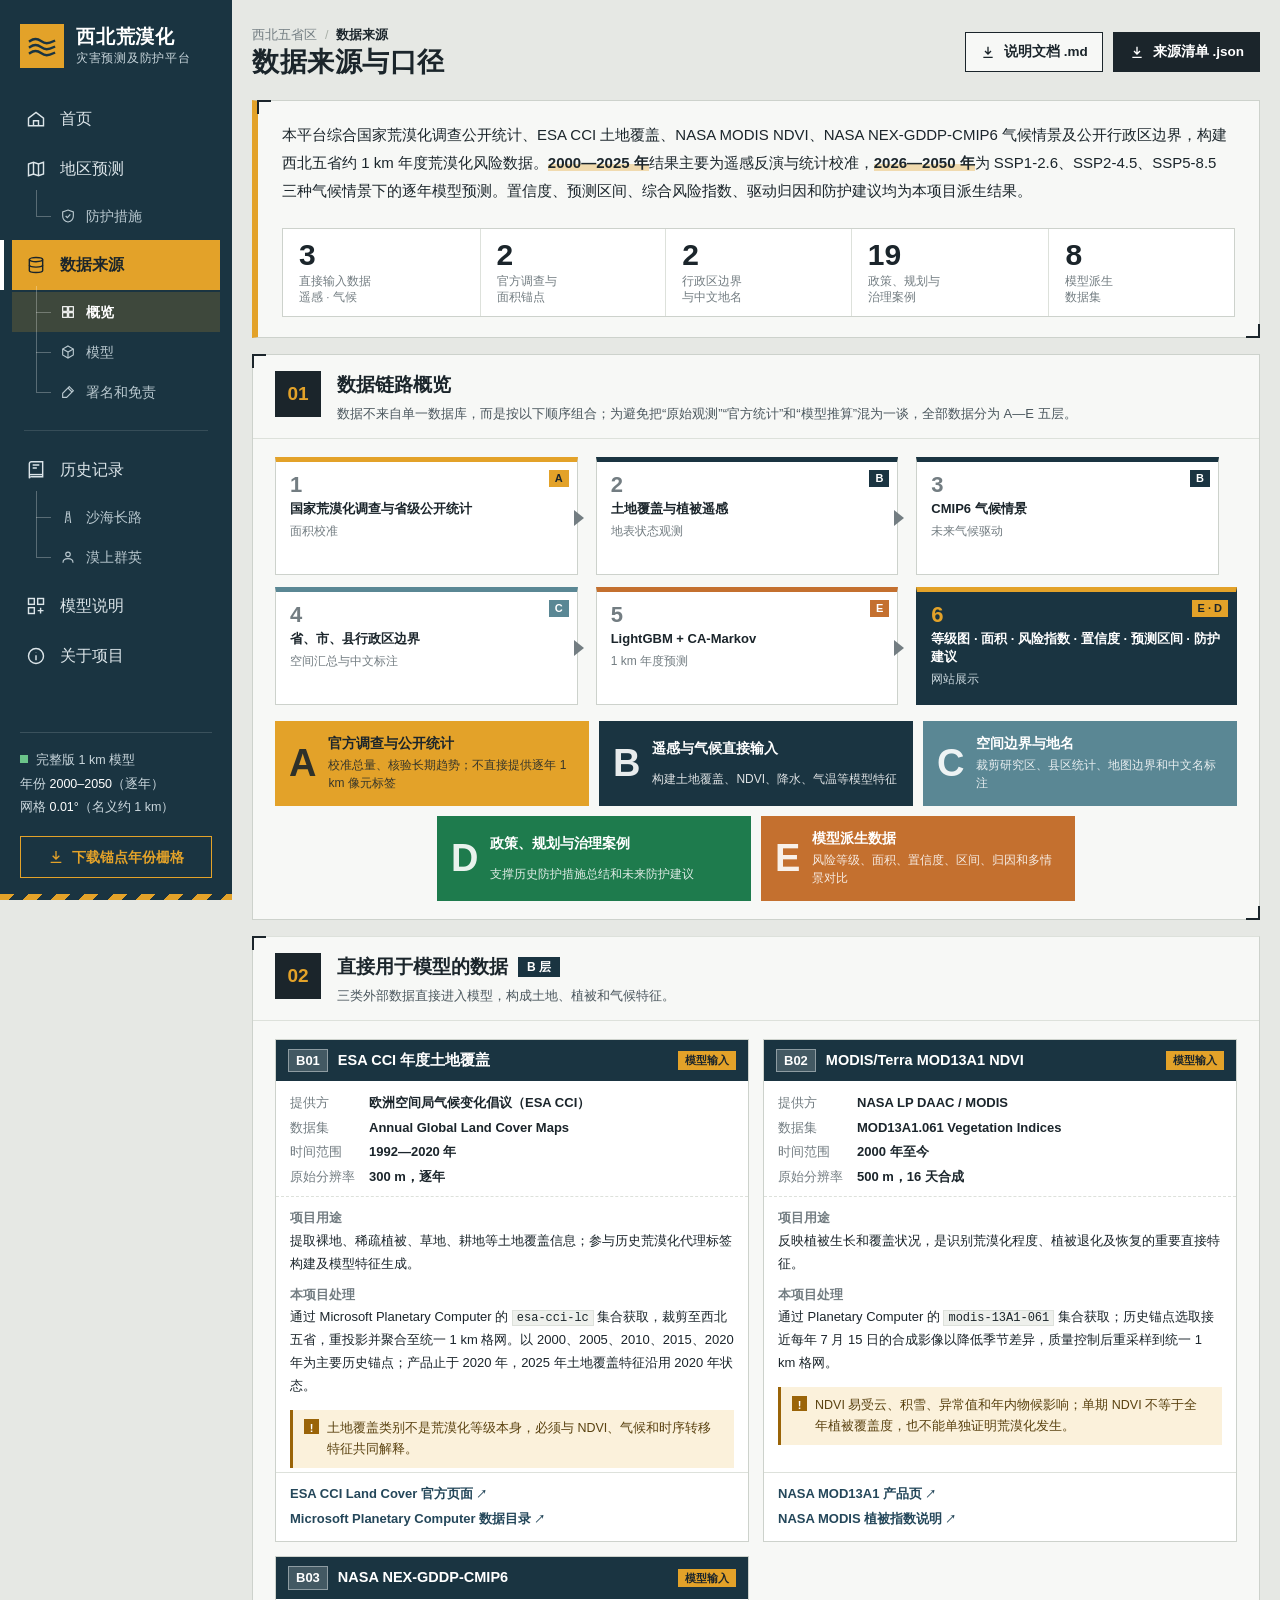
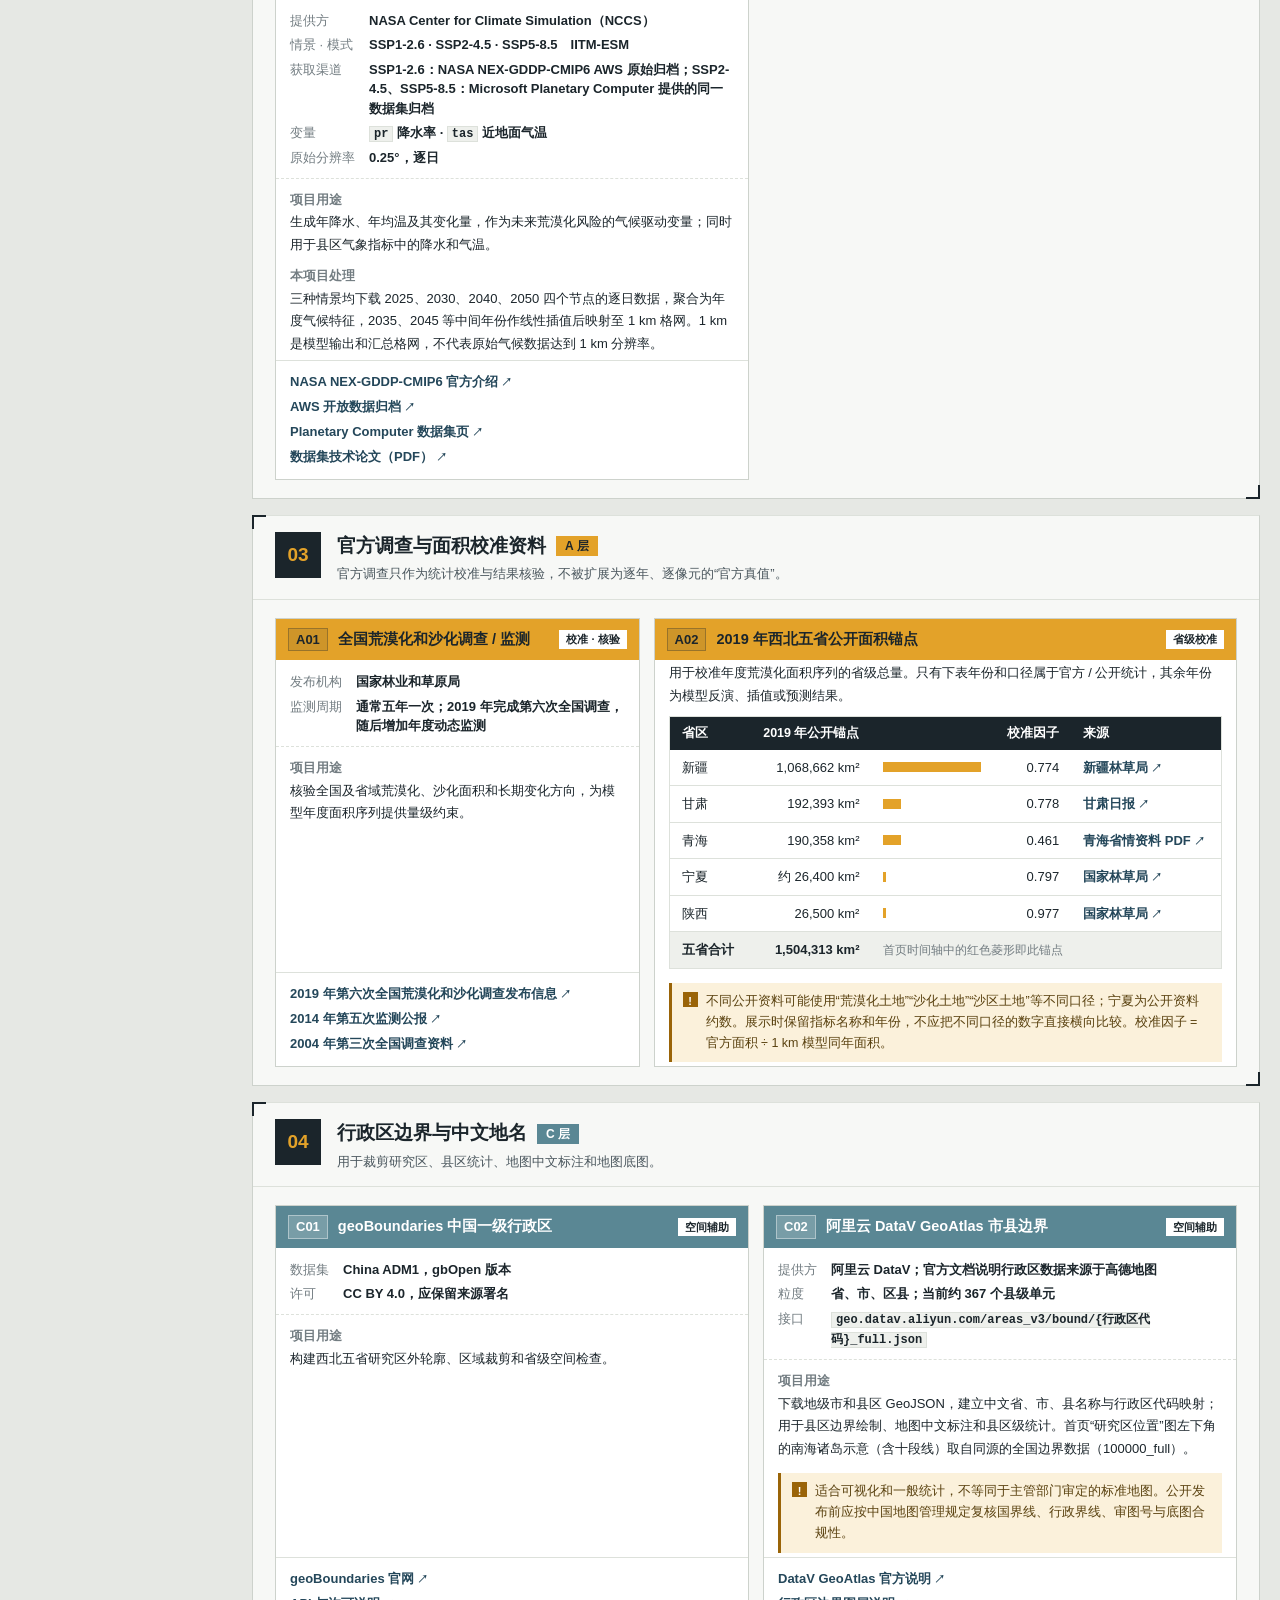
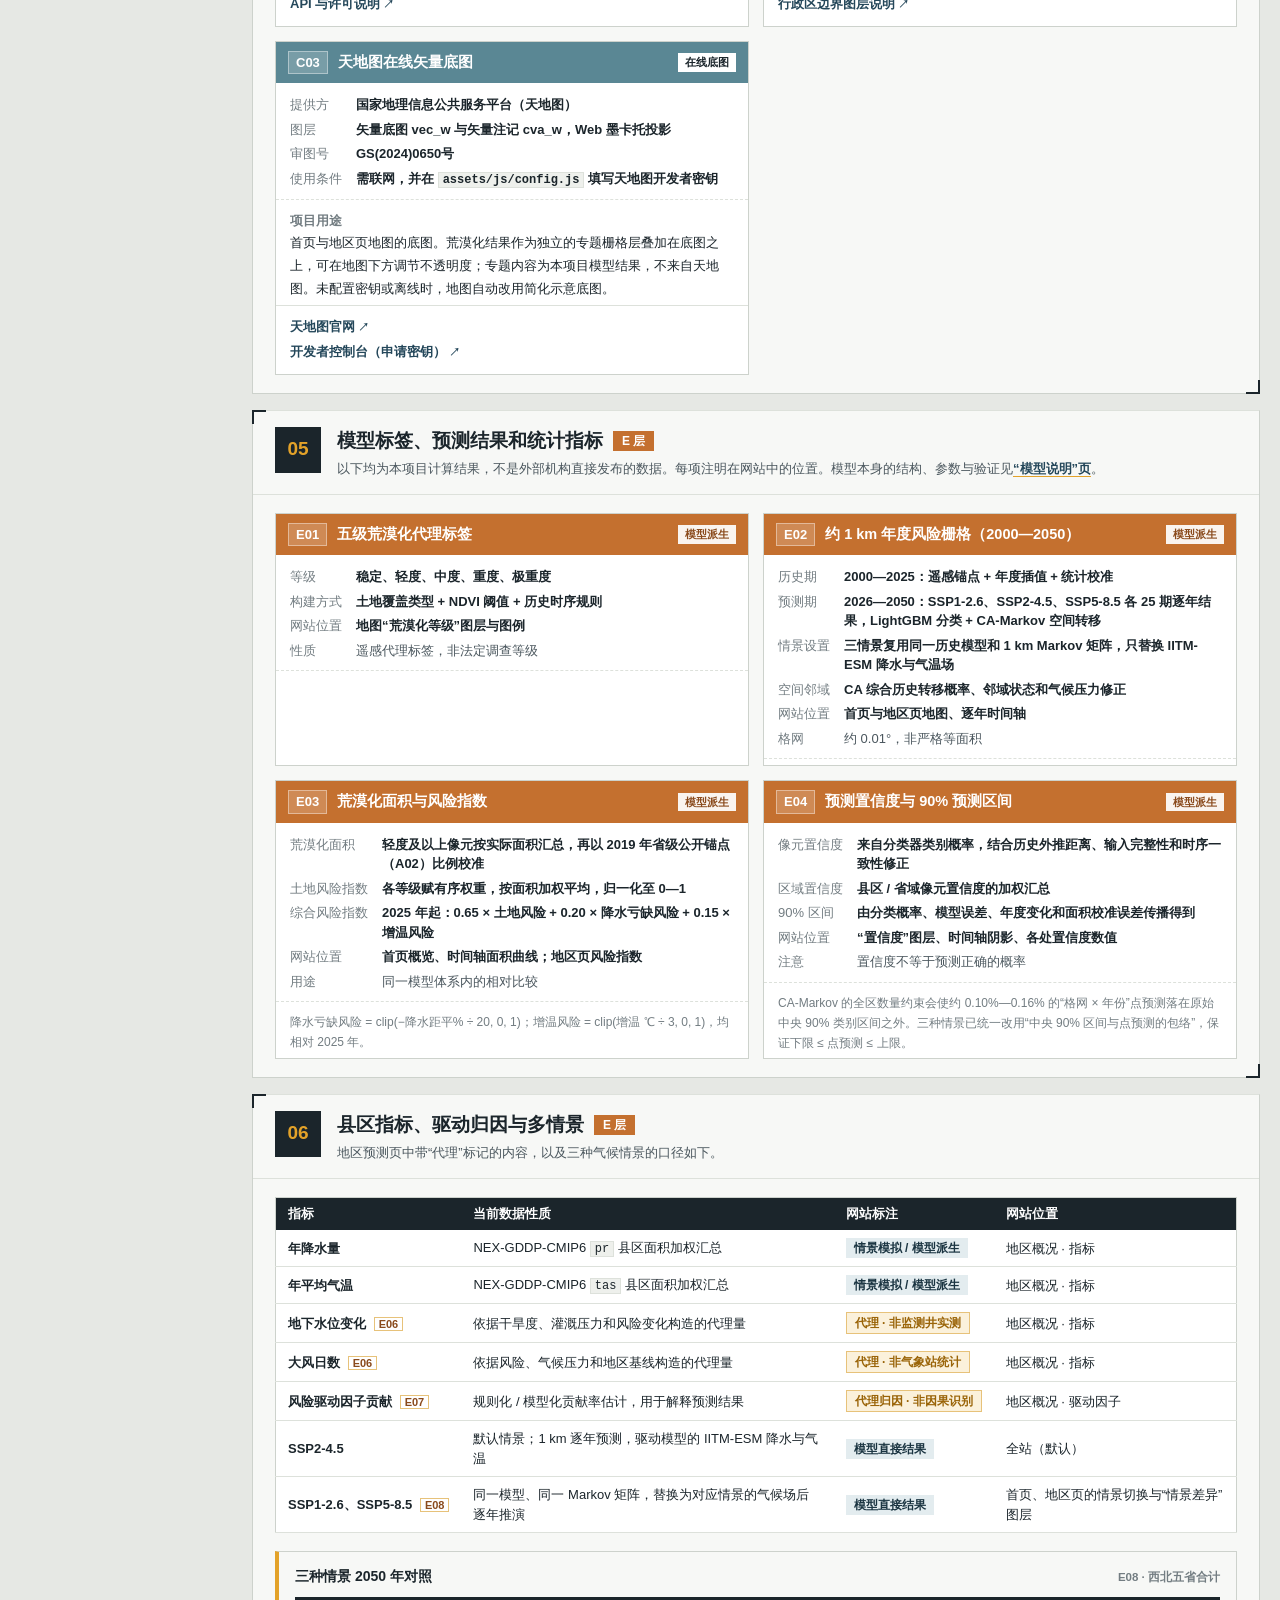
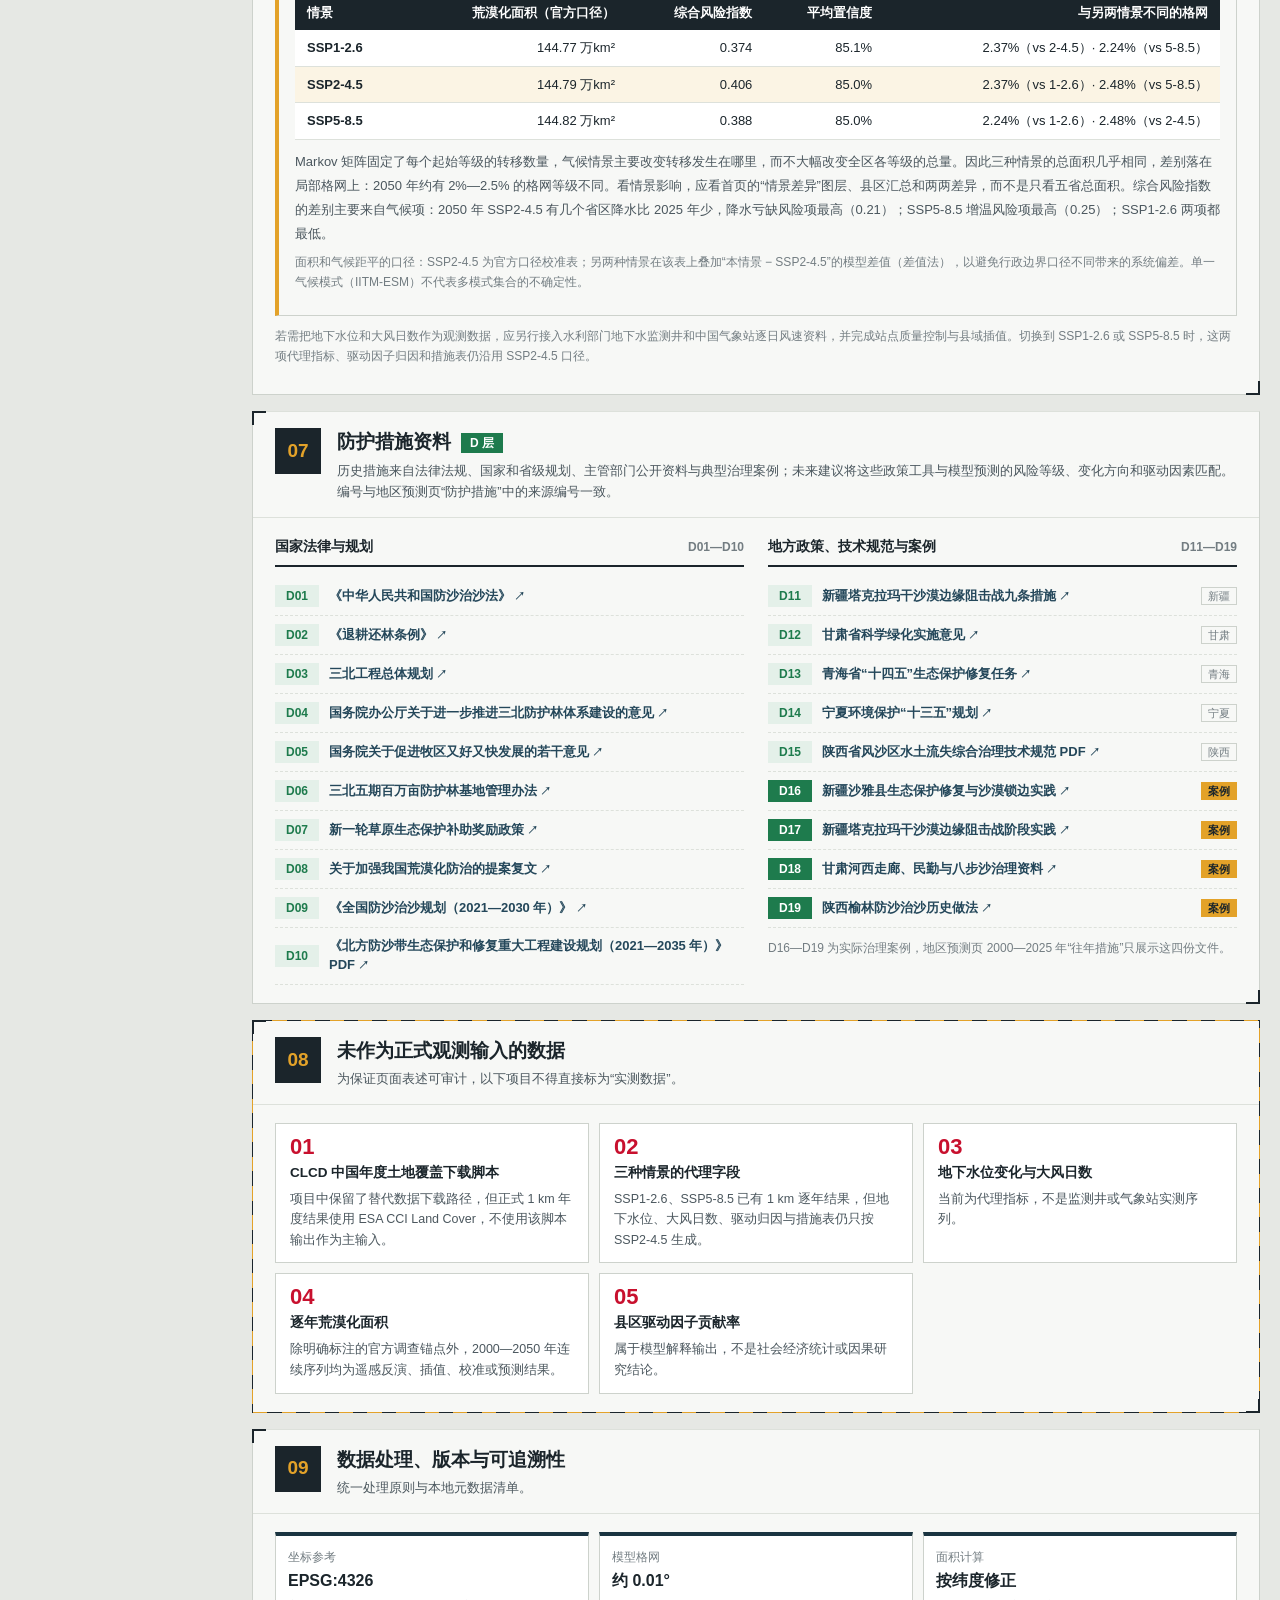
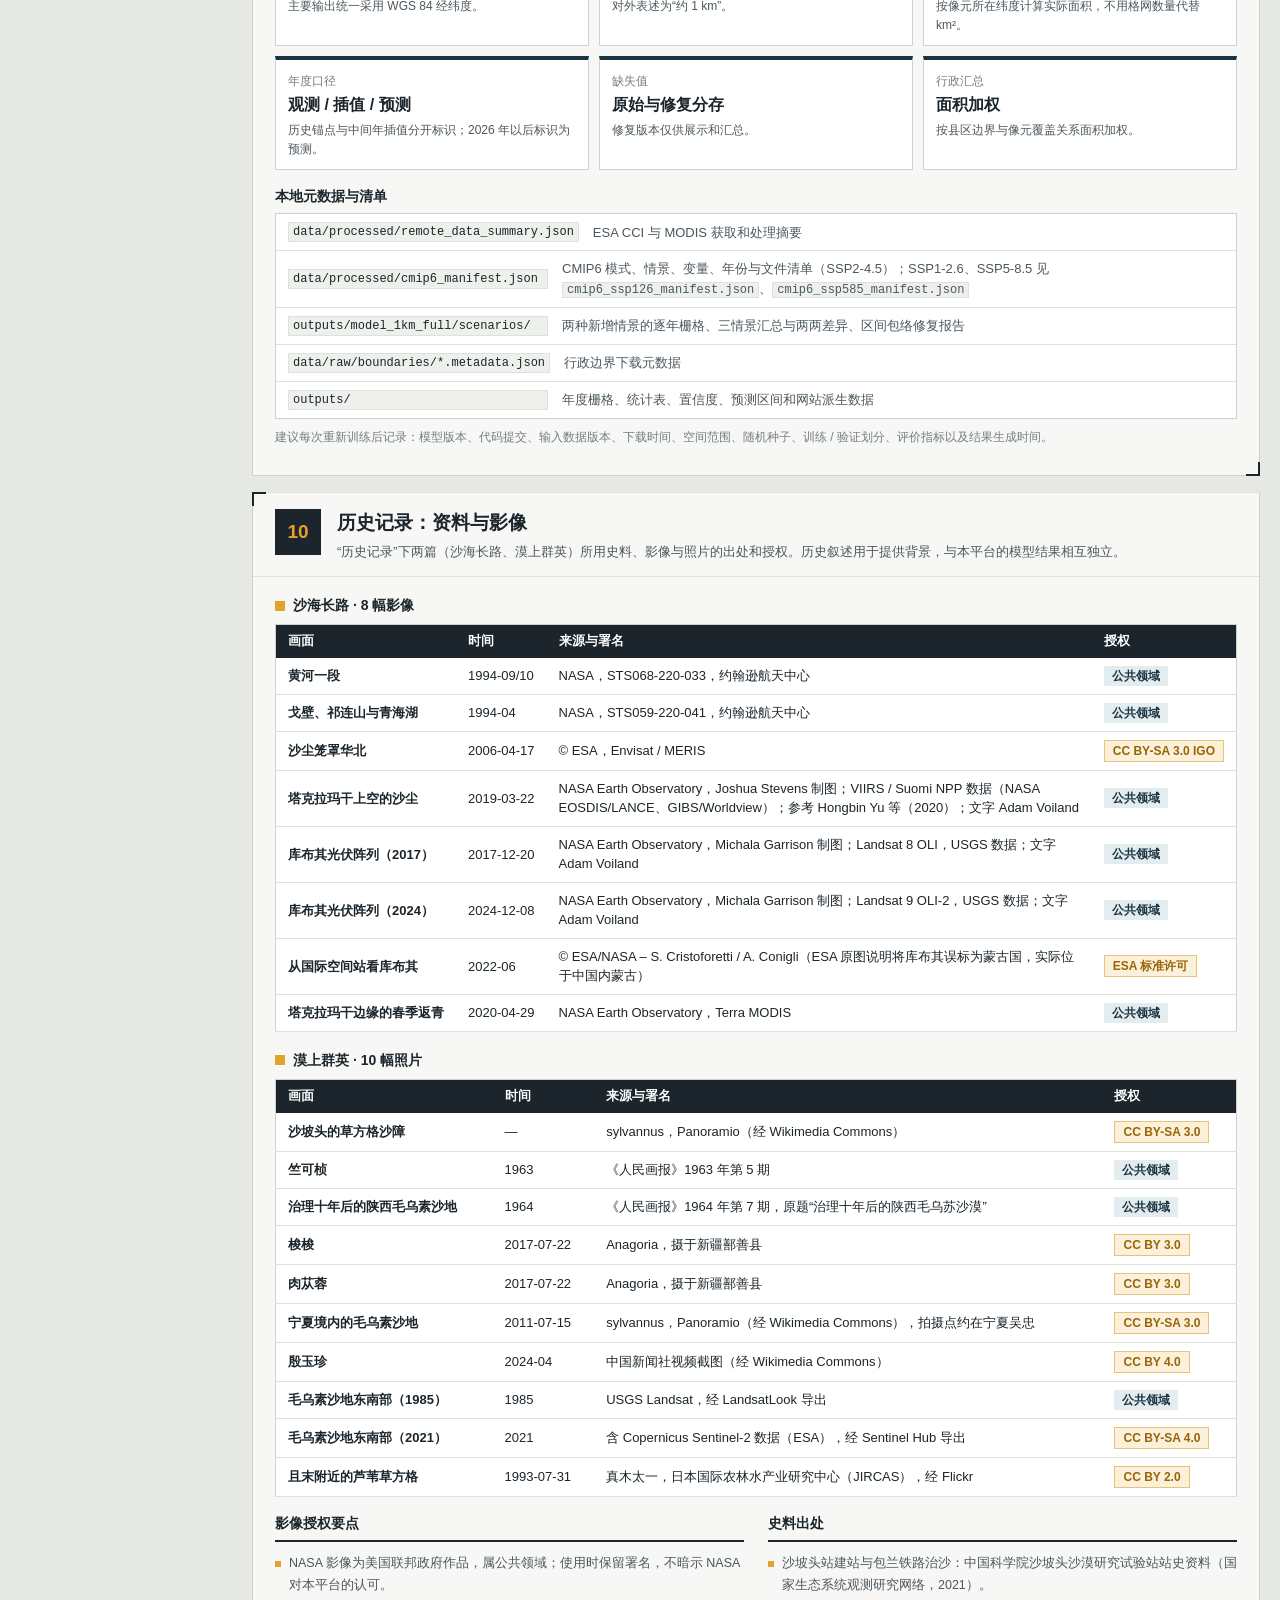
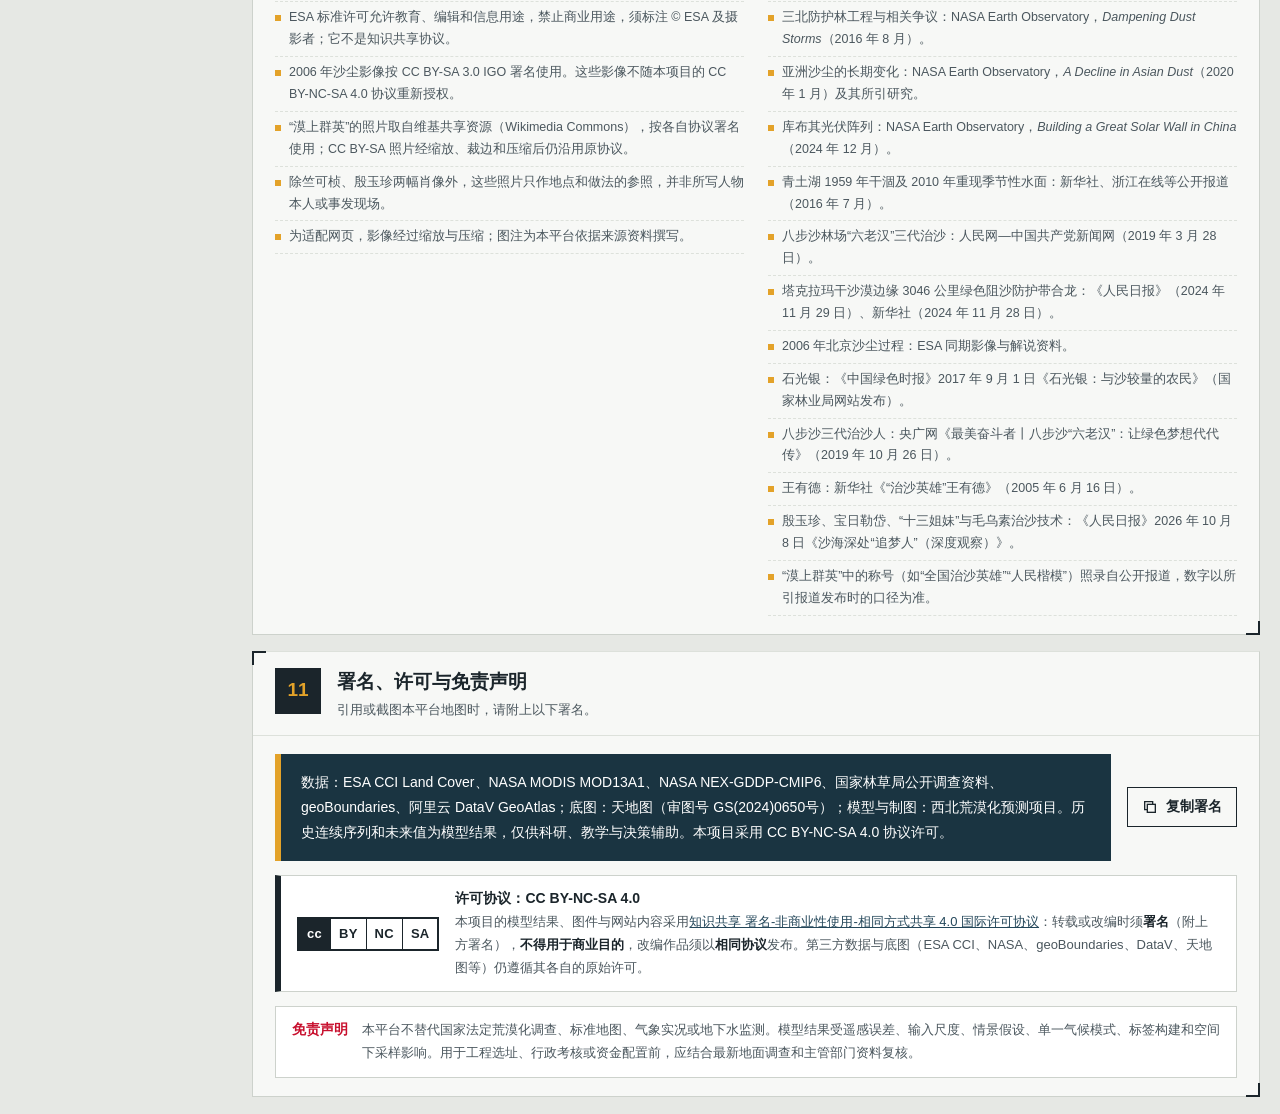
<file: data.html>
<!doctype html>
<html lang="zh-CN">
<head>
<meta charset="utf-8">
<meta name="viewport" content="width=device-width, initial-scale=1">
<title>数据来源 · 西北荒漠化灾害预测及防护平台</title>
<meta name="description" content="西北荒漠化平台的数据来源、分层口径、官方校准锚点、模型派生数据与免责声明。">
<link rel="icon" href="assets/img/favicon.svg" type="image/svg+xml">
<style>html{background:#E6E8E4}</style>
<script>(function(){var h=document.documentElement;h.classList.add('pre');try{if(sessionStorage.getItem('nw-nav'))h.classList.add('internal')}catch(e){}setTimeout(function(){h.classList.remove('pre')},3000)})();</script>
<link rel="stylesheet" href="assets/css/site.css?v=20261010d">
<link rel="stylesheet" href="assets/css/data.css?v=20261010c">
</head>
<body>

<nav class="side" aria-label="主导航">
  <div class="brand">
    <div class="mark" aria-hidden="true">
      <svg width="28" height="28" viewBox="0 0 28 28" fill="none" stroke="#1A3441" stroke-width="2.4" stroke-linecap="square"><path d="M2 9c4-3 7-3 11 0s7 3 13 0"/><path d="M2 15c4-3 7-3 11 0s7 3 13 0"/><path d="M2 21c4-3 7-3 11 0s7 3 13 0"/></svg>
    </div>
    <div><b>西北荒漠化</b><small>灾害预测及防护平台</small></div>
  </div>
  <ul class="nav-list">
    <li><a href="index.html"><svg viewBox="0 0 24 24"><path d="M3 11l9-7 9 7v9H3z"/><path d="M9 20v-6h6v6"/></svg>首页</a></li>
    <li><a href="region.html"><svg viewBox="0 0 24 24"><path d="M3 6l6-2 6 2 6-2v14l-6 2-6-2-6 2z"/><path d="M9 4v14M15 6v14"/></svg>地区预测</a>
      <ul class="nav-sub"><li><a href="region.html#s=measures" data-sub="measures"><svg viewBox="0 0 24 24"><path d="M12 3l8 3v6c0 4.5-3.4 8-8 9-4.6-1-8-4.5-8-9V6z"/><path d="M8.5 12l2.5 2.5 4.5-5"/></svg>防护措施</a></li></ul></li>
    <li><a href="data.html" class="on" aria-current="page"><svg viewBox="0 0 24 24"><ellipse cx="12" cy="5.5" rx="8" ry="2.5"/><path d="M4 5.5v13c0 1.4 3.6 2.5 8 2.5s8-1.1 8-2.5v-13"/><path d="M4 12c0 1.4 3.6 2.5 8 2.5s8-1.1 8-2.5"/></svg>数据来源</a>
      <ul class="nav-sub">
        <li><a href="data.html#s1" data-sub="ds-s1"><svg viewBox="0 0 24 24"><rect x="4" y="4" width="7" height="7"/><rect x="13" y="4" width="7" height="7"/><rect x="4" y="13" width="7" height="7"/><rect x="13" y="13" width="7" height="7"/></svg>概览</a></li>
        <li><a href="data.html#s5" data-sub="ds-s5"><svg viewBox="0 0 24 24"><path d="M12 3l8 4.5v9L12 21l-8-4.5v-9z"/><path d="M4 7.5l8 4.5 8-4.5M12 12v9"/></svg>模型</a></li>
        <li><a href="data.html#s11" data-sub="ds-s11"><svg viewBox="0 0 24 24"><path d="M14 4l6 6-10 10H4v-6z"/><path d="M12 6l6 6"/></svg>署名和免责</a></li>
      </ul></li>
  </ul>
  <div class="nav-sep"></div>
  <ul class="nav-list">
    <li><a href="history.html"><svg viewBox="0 0 24 24"><path d="M4 4.5A2.5 2.5 0 0 1 6.5 2H20v18H6.5A2.5 2.5 0 0 0 4 22z"/><path d="M4 17.5h16"/><path d="M8 6h8M8 9.5h5"/></svg>历史记录</a>
      <ul class="nav-sub">
        <li><a href="history.html" data-sub="hs-road"><svg viewBox="0 0 24 24"><path d="M8 21L10.5 3M16 21L13.5 3"/><path d="M12 6v2.5M12 11v2.5M12 16v2.5"/></svg>沙海长路</a></li>
        <li><a href="heroes.html" data-sub="hs-people"><svg viewBox="0 0 24 24"><circle cx="12" cy="8" r="3.4"/><path d="M4.5 20.5c0-3.6 3.3-6 7.5-6s7.5 2.4 7.5 6"/></svg>漠上群英</a></li>
      </ul></li>
    <li><a href="model.html"><svg viewBox="0 0 24 24"><rect x="3" y="3" width="7" height="7"/><rect x="14" y="3" width="7" height="7"/><rect x="3" y="14" width="7" height="7"/><path d="M17.5 14v7M14 17.5h7"/></svg>模型说明</a></li>
    <li><a href="about.html"><svg viewBox="0 0 24 24"><circle cx="12" cy="12" r="9"/><path d="M12 11v6M12 7.5v.3"/></svg>关于项目</a></li>
  </ul>
  <div class="nav-foot">
    <div class="status">
      <div><span class="dot"></span>完整版 1 km 模型</div>
      <div>年份 <b>2000–2050</b>（逐年）</div>
      <div>网格 <b>0.01°</b>（名义约 1 km）</div>
    </div>
    <a class="btn-dl" href="assets/downloads/desertification_1km_2000_2050_anchors.zip" download>
      <svg width="16" height="16" viewBox="0 0 24 24" fill="none" stroke="currentColor" stroke-width="2"><path d="M12 3v12M7 10l5 5 5-5M4 20h16"/></svg>
      下载锚点年份栅格
    </a>
  </div>
</nav>

<main class="ds">
  <header class="top ds-head" data-anim>
    <div class="ttl">
      <div class="crumb"><a href="index.html">西北五省区</a><i>/</i><b>数据来源</b></div>
      <h1>数据来源与口径</h1>
    </div>
    <div class="top-tools">
      <a class="btn-o" href="assets/downloads/website_data_sources.md" download><svg viewBox="0 0 24 24"><path d="M12 4v11M7.5 10.5L12 15l4.5-4.5M5 20h14"/></svg>说明文档 .md</a>
      <a class="btn-d" href="assets/downloads/data_sources.json" download><svg viewBox="0 0 24 24"><path d="M12 4v11M7.5 10.5L12 15l4.5-4.5M5 20h14"/></svg>来源清单 .json</a>
    </div>
  </header>

  <div class="ds-body">
  <div class="ds-col">

  <!-- 摘要 -->
  <section class="panel reg ds-sum" data-anim>
    <p class="lead">本平台综合国家荒漠化调查公开统计、ESA CCI 土地覆盖、NASA MODIS NDVI、NASA NEX-GDDP-CMIP6 气候情景及公开行政区边界，构建西北五省约 1 km 年度荒漠化风险数据。<b>2000—2025 年</b>结果主要为遥感反演与统计校准，<b>2026—2050 年</b>为 SSP1-2.6、SSP2-4.5、SSP5-8.5 三种气候情景下的逐年模型预测。置信度、预测区间、综合风险指数、驱动归因和防护建议均为本项目派生结果。</p>
    <div class="stats">
      <div><b class="num">3</b><span>直接输入数据<br>遥感 · 气候</span></div>
      <div><b class="num">2</b><span>官方调查与<br>面积锚点</span></div>
      <div><b class="num">2</b><span>行政区边界<br>与中文地名</span></div>
      <div><b class="num">19</b><span>政策、规划与<br>治理案例</span></div>
      <div><b class="num">8</b><span>模型派生<br>数据集</span></div>
    </div>
  </section>

  <!-- 1 链路 -->
  <section class="panel reg sec" id="s1" data-anim>
    <div class="sh"><span class="no num">01</span><div><h2>数据链路概览</h2><p>数据不来自单一数据库，而是按以下顺序组合；为避免把“原始观测”“官方统计”和“模型推算”混为一谈，全部数据分为 A—E 五层。</p></div></div>
    <ol class="flow">
      <li class="lA"><span class="st num">1</span><b>国家荒漠化调查与省级公开统计</b><small>面积校准</small><i>A</i></li>
      <li class="lB"><span class="st num">2</span><b>土地覆盖与植被遥感</b><small>地表状态观测</small><i>B</i></li>
      <li class="lB"><span class="st num">3</span><b>CMIP6 气候情景</b><small>未来气候驱动</small><i>B</i></li>
      <li class="lC"><span class="st num">4</span><b>省、市、县行政区边界</b><small>空间汇总与中文标注</small><i>C</i></li>
      <li class="lE"><span class="st num">5</span><b>LightGBM + CA-Markov</b><small>1 km 年度预测</small><i>E</i></li>
      <li class="out"><span class="st num">6</span><b>等级图 · 面积 · 风险指数 · 置信度 · 预测区间 · 防护建议</b><small>网站展示</small><i>E · D</i></li>
    </ol>
    <div class="layers">
      <a href="#s3" class="lA"><i>A</i><b>官方调查与公开统计</b><span>校准总量、核验长期趋势；不直接提供逐年 1 km 像元标签</span></a>
      <a href="#s2" class="lB"><i>B</i><b>遥感与气候直接输入</b><span>构建土地覆盖、NDVI、降水、气温等模型特征</span></a>
      <a href="#s4" class="lC"><i>C</i><b>空间边界与地名</b><span>裁剪研究区、县区统计、地图边界和中文名标注</span></a>
      <a href="#s7" class="lD"><i>D</i><b>政策、规划与治理案例</b><span>支撑历史防护措施总结和未来防护建议</span></a>
      <a href="#s5" class="lE"><i>E</i><b>模型派生数据</b><span>风险等级、面积、置信度、区间、归因和多情景对比</span></a>
    </div>
  </section>

  <!-- 2 B -->
  <section class="panel reg sec" id="s2" data-anim>
    <div class="sh"><span class="no num">02</span><div><h2>直接用于模型的数据<em class="tag lB">B 层</em></h2><p>三类外部数据直接进入模型，构成土地、植被和气候特征。</p></div></div>
    <div class="cards c3">
      <article class="src">
        <header class="lB"><i class="num">B01</i><b>ESA CCI 年度土地覆盖</b><span class="in">模型输入</span></header>
        <dl><dt>提供方</dt><dd>欧洲空间局气候变化倡议（ESA CCI）</dd><dt>数据集</dt><dd>Annual Global Land Cover Maps</dd><dt>时间范围</dt><dd class="num">1992—2020 年</dd><dt>原始分辨率</dt><dd class="num">300 m，逐年</dd></dl>
        <h4>项目用途</h4><p>提取裸地、稀疏植被、草地、耕地等土地覆盖信息；参与历史荒漠化代理标签构建及模型特征生成。</p>
        <h4>本项目处理</h4><p>通过 Microsoft Planetary Computer 的 <code>esa-cci-lc</code> 集合获取，裁剪至西北五省，重投影并聚合至统一 1 km 格网。以 2000、2005、2010、2015、2020 年为主要历史锚点；产品止于 2020 年，2025 年土地覆盖特征沿用 2020 年状态。</p>
        <p class="warn">土地覆盖类别不是荒漠化等级本身，必须与 NDVI、气候和时序转移特征共同解释。</p>
        <ul class="links"><li><a href="https://climate.esa.int/en/projects/land-cover/data/" target="_blank" rel="noopener">ESA CCI Land Cover 官方页面</a></li><li><a href="https://planetarycomputer.microsoft.com/catalog" target="_blank" rel="noopener">Microsoft Planetary Computer 数据目录</a></li></ul>
      </article>
      <article class="src">
        <header class="lB"><i class="num">B02</i><b>MODIS/Terra MOD13A1 NDVI</b><span class="in">模型输入</span></header>
        <dl><dt>提供方</dt><dd>NASA LP DAAC / MODIS</dd><dt>数据集</dt><dd>MOD13A1.061 Vegetation Indices</dd><dt>时间范围</dt><dd class="num">2000 年至今</dd><dt>原始分辨率</dt><dd class="num">500 m，16 天合成</dd></dl>
        <h4>项目用途</h4><p>反映植被生长和覆盖状况，是识别荒漠化程度、植被退化及恢复的重要直接特征。</p>
        <h4>本项目处理</h4><p>通过 Planetary Computer 的 <code>modis-13A1-061</code> 集合获取；历史锚点选取接近每年 7 月 15 日的合成影像以降低季节差异，质量控制后重采样到统一 1 km 格网。</p>
        <p class="warn">NDVI 易受云、积雪、异常值和年内物候影响；单期 NDVI 不等于全年植被覆盖度，也不能单独证明荒漠化发生。</p>
        <ul class="links"><li><a href="https://ladsweb.modaps.eosdis.nasa.gov/missions-and-measurements/products/MOD13A1" target="_blank" rel="noopener">NASA MOD13A1 产品页</a></li><li><a href="https://modis.gsfc.nasa.gov/data/dataprod/mod13.php" target="_blank" rel="noopener">NASA MODIS 植被指数说明</a></li></ul>
      </article>
      <article class="src">
        <header class="lB"><i class="num">B03</i><b>NASA NEX-GDDP-CMIP6</b><span class="in">模型输入</span></header>
        <dl><dt>提供方</dt><dd>NASA Center for Climate Simulation（NCCS）</dd><dt>情景 · 模式</dt><dd class="num">SSP1-2.6 · SSP2-4.5 · SSP5-8.5　IITM-ESM</dd><dt>获取渠道</dt><dd>SSP1-2.6：NASA NEX-GDDP-CMIP6 AWS 原始归档；SSP2-4.5、SSP5-8.5：Microsoft Planetary Computer 提供的同一数据集归档</dd><dt>变量</dt><dd><code>pr</code> 降水率 · <code>tas</code> 近地面气温</dd><dt>原始分辨率</dt><dd class="num">0.25°，逐日</dd></dl>
        <h4>项目用途</h4><p>生成年降水、年均温及其变化量，作为未来荒漠化风险的气候驱动变量；同时用于县区气象指标中的降水和气温。</p>
        <h4>本项目处理</h4><p>三种情景均下载 2025、2030、2040、2050 四个节点的逐日数据，聚合为年度气候特征，2035、2045 等中间年份作线性插值后映射至 1 km 格网。1 km 是模型输出和汇总格网，不代表原始气候数据达到 1 km 分辨率。</p>
        <ul class="links"><li><a href="https://www.nccs.nasa.gov/data-collections/nex-gddp-cmip6/" target="_blank" rel="noopener">NASA NEX-GDDP-CMIP6 官方介绍</a></li><li><a href="https://registry.opendata.aws/nex-gddp-cmip6/" target="_blank" rel="noopener">AWS 开放数据归档</a></li><li><a href="https://planetarycomputer.microsoft.com/dataset/nasa-nex-gddp-cmip6" target="_blank" rel="noopener">Planetary Computer 数据集页</a></li><li><a href="https://ntrs.nasa.gov/api/citations/20240011616/downloads/s41597-022-01393-4.pdf" target="_blank" rel="noopener">数据集技术论文（PDF）</a></li></ul>
      </article>
    </div>
  </section>

  <!-- 3 A -->
  <section class="panel reg sec" id="s3" data-anim>
    <div class="sh"><span class="no num">03</span><div><h2>官方调查与面积校准资料<em class="tag lA">A 层</em></h2><p>官方调查只作为统计校准与结果核验，不被扩展为逐年、逐像元的“官方真值”。</p></div></div>
    <div class="cards c12">
      <article class="src">
        <header class="lA"><i class="num">A01</i><b>全国荒漠化和沙化调查 / 监测</b><span class="in out">校准 · 核验</span></header>
        <dl><dt>发布机构</dt><dd>国家林业和草原局</dd><dt>监测周期</dt><dd>通常五年一次；2019 年完成第六次全国调查，随后增加年度动态监测</dd></dl>
        <h4>项目用途</h4><p>核验全国及省域荒漠化、沙化面积和长期变化方向，为模型年度面积序列提供量级约束。</p>
        <ul class="links"><li><a href="https://www.forestry.gov.cn/c/www/zxzb/250089.jhtml" target="_blank" rel="noopener">2019 年第六次全国荒漠化和沙化调查发布信息</a></li><li><a href="https://www.forestry.gov.cn/main/65/20151229/835177.html" target="_blank" rel="noopener">2014 年第五次监测公报</a></li><li><a href="https://www.forestry.gov.cn/c/www/lczy/38634.jhtml" target="_blank" rel="noopener">2004 年第三次全国调查资料</a></li></ul>
      </article>
      <article class="src">
        <header class="lA"><i class="num">A02</i><b>2019 年西北五省公开面积锚点</b><span class="in out">省级校准</span></header>
        <p>用于校准年度荒漠化面积序列的省级总量。只有下表年份和口径属于官方 / 公开统计，其余年份为模型反演、插值或预测结果。</p>
        <table class="tbl anchors">
          <thead><tr><th>省区</th><th class="r">2019 年公开锚点</th><th class="bar"></th><th class="r">校准因子</th><th>来源</th></tr></thead>
          <tbody>
            <tr><td>新疆</td><td class="r num">1,068,662 km²</td><td class="bar"><i style="width:100%"></i></td><td class="r num">0.774</td><td><a href="https://lcj.xinjiang.gov.cn/lcj/jgjs/202310/552864b770d9472b8974ab9ea0ed6008.shtml" target="_blank" rel="noopener">新疆林草局</a></td></tr>
            <tr><td>甘肃</td><td class="r num">192,393 km²</td><td class="bar"><i style="width:18%"></i></td><td class="r num">0.778</td><td><a href="https://szb.gansudaily.com.cn/gsrb/pc/con/202306/16/c93125.html" target="_blank" rel="noopener">甘肃日报</a></td></tr>
            <tr><td>青海</td><td class="r num">190,358 km²</td><td class="bar"><i style="width:17.8%"></i></td><td class="r num">0.461</td><td><a href="https://fdi.mofcom.gov.cn/resource/pdf/2020/10/21/51e8da30b76644aa9bc7ae9bee6df807.pdf" target="_blank" rel="noopener">青海省情资料 PDF</a></td></tr>
            <tr><td>宁夏</td><td class="r num">约 26,400 km²</td><td class="bar"><i style="width:2.5%"></i></td><td class="r num">0.797</td><td><a href="https://www.forestry.gov.cn/c/www/lcdt/656446.jhtml" target="_blank" rel="noopener">国家林草局</a></td></tr>
            <tr><td>陕西</td><td class="r num">26,500 km²</td><td class="bar"><i style="width:2.5%"></i></td><td class="r num">0.977</td><td><a href="https://www.forestry.gov.cn/c/www/hm/507279.jhtml" target="_blank" rel="noopener">国家林草局</a></td></tr>
          </tbody>
          <tfoot><tr><td>五省合计</td><td class="r num">1,504,313 km²</td><td colspan="3" class="mut">首页时间轴中的红色菱形即此锚点</td></tr></tfoot>
        </table>
        <p class="warn">不同公开资料可能使用“荒漠化土地”“沙化土地”“沙区土地”等不同口径；宁夏为公开资料约数。展示时保留指标名称和年份，不应把不同口径的数字直接横向比较。校准因子 = 官方面积 ÷ 1 km 模型同年面积。</p>
      </article>
    </div>
  </section>

  <!-- 4 C -->
  <section class="panel reg sec" id="s4" data-anim>
    <div class="sh"><span class="no num">04</span><div><h2>行政区边界与中文地名<em class="tag lC">C 层</em></h2><p>用于裁剪研究区、县区统计、地图中文标注和地图底图。</p></div></div>
    <div class="cards c2">
      <article class="src">
        <header class="lC"><i class="num">C01</i><b>geoBoundaries 中国一级行政区</b><span class="in out">空间辅助</span></header>
        <dl><dt>数据集</dt><dd>China ADM1，gbOpen 版本</dd><dt>许可</dt><dd>CC BY 4.0，应保留来源署名</dd></dl>
        <h4>项目用途</h4><p>构建西北五省研究区外轮廓、区域裁剪和省级空间检查。</p>
        <ul class="links"><li><a href="https://www.geoboundaries.org/" target="_blank" rel="noopener">geoBoundaries 官网</a></li><li><a href="https://www.geoboundaries.org/api.html" target="_blank" rel="noopener">API 与许可说明</a></li></ul>
      </article>
      <article class="src">
        <header class="lC"><i class="num">C02</i><b>阿里云 DataV GeoAtlas 市县边界</b><span class="in out">空间辅助</span></header>
        <dl><dt>提供方</dt><dd>阿里云 DataV；官方文档说明行政区数据来源于高德地图</dd><dt>粒度</dt><dd>省、市、区县；当前约 367 个县级单元</dd><dt>接口</dt><dd><code>geo.datav.aliyun.com/areas_v3/bound/{行政区代码}_full.json</code></dd></dl>
        <h4>项目用途</h4><p>下载地级市和县区 GeoJSON，建立中文省、市、县名称与行政区代码映射；用于县区边界绘制、地图中文标注和县区级统计。首页“研究区位置”图左下角的南海诸岛示意（含十段线）取自同源的全国边界数据（100000_full）。</p>
        <p class="warn">适合可视化和一般统计，不等同于主管部门审定的标准地图。公开发布前应按中国地图管理规定复核国界线、行政界线、审图号与底图合规性。</p>
        <ul class="links"><li><a href="https://help.aliyun.com/zh/datav/datav-6-0/user-guide/datav-geoatlas-widget/" target="_blank" rel="noopener">DataV GeoAtlas 官方说明</a></li><li><a href="https://help.aliyun.com/zh/datav/datav-6-0/user-guide/choropleth-layer-of-v3-x" target="_blank" rel="noopener">行政区边界图层说明</a></li></ul>
      </article>
      <article class="src">
        <header class="lC"><i class="num">C03</i><b>天地图在线矢量底图</b><span class="in out">在线底图</span></header>
        <dl><dt>提供方</dt><dd>国家地理信息公共服务平台（天地图）</dd><dt>图层</dt><dd>矢量底图 vec_w 与矢量注记 cva_w，Web 墨卡托投影</dd><dt>审图号</dt><dd>GS(2024)0650号</dd><dt>使用条件</dt><dd>需联网，并在 <code>assets/js/config.js</code> 填写天地图开发者密钥</dd></dl>
        <h4>项目用途</h4><p>首页与地区页地图的底图。荒漠化结果作为独立的专题栅格层叠加在底图之上，可在地图下方调节不透明度；专题内容为本项目模型结果，不来自天地图。未配置密钥或离线时，地图自动改用简化示意底图。</p>
        <ul class="links"><li><a href="https://www.tianditu.gov.cn/" target="_blank" rel="noopener">天地图官网</a></li><li><a href="https://console.tianditu.gov.cn/" target="_blank" rel="noopener">开发者控制台（申请密钥）</a></li></ul>
      </article>
    </div>
  </section>

  <!-- 5 E -->
  <section class="panel reg sec" id="s5" data-anim>
    <div class="sh"><span class="no num">05</span><div><h2>模型标签、预测结果和统计指标<em class="tag lE">E 层</em></h2><p>以下均为本项目计算结果，不是外部机构直接发布的数据。每项注明在网站中的位置。模型本身的结构、参数与验证见<a href="model.html" style="color:var(--petrol-2);font-weight:600;border-bottom:1px solid var(--signal)">“模型说明”页</a>。</p></div></div>
    <div class="cards c2 ecards">
      <article class="src">
        <header class="lE"><i class="num">E01</i><b>五级荒漠化代理标签</b><span class="in der">模型派生</span></header>
        <dl><dt>等级</dt><dd>稳定、轻度、中度、重度、极重度</dd><dt>构建方式</dt><dd>土地覆盖类型 + NDVI 阈值 + 历史时序规则</dd><dt>网站位置</dt><dd>地图“荒漠化等级”图层与图例</dd><dt>性质</dt><dd class="q">遥感代理标签，非法定调查等级</dd></dl>
      </article>
      <article class="src">
        <header class="lE"><i class="num">E02</i><b>约 1 km 年度风险栅格（2000—2050）</b><span class="in der">模型派生</span></header>
        <dl><dt>历史期</dt><dd>2000—2025：遥感锚点 + 年度插值 + 统计校准</dd><dt>预测期</dt><dd>2026—2050：SSP1-2.6、SSP2-4.5、SSP5-8.5 各 25 期逐年结果，LightGBM 分类 + CA-Markov 空间转移</dd><dt>情景设置</dt><dd>三情景复用同一历史模型和 1 km Markov 矩阵，只替换 IITM-ESM 降水与气温场</dd><dt>空间邻域</dt><dd>CA 综合历史转移概率、邻域状态和气候压力修正</dd><dt>网站位置</dt><dd>首页与地区页地图、逐年时间轴</dd><dt>格网</dt><dd class="q">约 0.01°，非严格等面积</dd></dl>
      </article>
      <article class="src">
        <header class="lE"><i class="num">E03</i><b>荒漠化面积与风险指数</b><span class="in der">模型派生</span></header>
        <dl><dt>荒漠化面积</dt><dd>轻度及以上像元按实际面积汇总，再以 2019 年省级公开锚点（A02）比例校准</dd><dt>土地风险指数</dt><dd>各等级赋有序权重，按面积加权平均，归一化至 0—1</dd><dt>综合风险指数</dt><dd>2025 年起：0.65 × 土地风险 + 0.20 × 降水亏缺风险 + 0.15 × 增温风险</dd><dt>网站位置</dt><dd>首页概览、时间轴面积曲线；地区页风险指数</dd><dt>用途</dt><dd class="q">同一模型体系内的相对比较</dd></dl>
        <p class="note">降水亏缺风险 = clip(−降水距平% ÷ 20, 0, 1)；增温风险 = clip(增温 ℃ ÷ 3, 0, 1)，均相对 2025 年。</p>
      </article>
      <article class="src">
        <header class="lE"><i class="num">E04</i><b>预测置信度与 90% 预测区间</b><span class="in der">模型派生</span></header>
        <dl><dt>像元置信度</dt><dd>来自分类器类别概率，结合历史外推距离、输入完整性和时序一致性修正</dd><dt>区域置信度</dt><dd>县区 / 省域像元置信度的加权汇总</dd><dt>90% 区间</dt><dd>由分类概率、模型误差、年度变化和面积校准误差传播得到</dd><dt>网站位置</dt><dd>“置信度”图层、时间轴阴影、各处置信度数值</dd><dt>注意</dt><dd class="q">置信度不等于预测正确的概率</dd></dl>
        <p class="note">CA-Markov 的全区数量约束会使约 0.10%—0.16% 的“格网 × 年份”点预测落在原始中央 90% 类别区间之外。三种情景已统一改用“中央 90% 区间与点预测的包络”，保证下限 ≤ 点预测 ≤ 上限。</p>
      </article>
    </div>
  </section>

  <!-- 6 -->
  <section class="panel reg sec" id="s6" data-anim>
    <div class="sh"><span class="no num">06</span><div><h2>县区指标、驱动归因与多情景<em class="tag lE">E 层</em></h2><p>地区预测页中带“代理”标记的内容，以及三种气候情景的口径如下。</p></div></div>
    <table class="tbl kind">
      <thead><tr><th>指标</th><th>当前数据性质</th><th>网站标注</th><th>网站位置</th></tr></thead>
      <tbody>
        <tr><td>年降水量</td><td>NEX-GDDP-CMIP6 <code>pr</code> 县区面积加权汇总</td><td><span class="k k-sim">情景模拟 / 模型派生</span></td><td>地区概况 · 指标</td></tr>
        <tr><td>年平均气温</td><td>NEX-GDDP-CMIP6 <code>tas</code> 县区面积加权汇总</td><td><span class="k k-sim">情景模拟 / 模型派生</span></td><td>地区概况 · 指标</td></tr>
        <tr><td>地下水位变化 <i class="e">E06</i></td><td>依据干旱度、灌溉压力和风险变化构造的代理量</td><td><span class="k k-proxy">代理 · 非监测井实测</span></td><td>地区概况 · 指标</td></tr>
        <tr><td>大风日数 <i class="e">E06</i></td><td>依据风险、气候压力和地区基线构造的代理量</td><td><span class="k k-proxy">代理 · 非气象站统计</span></td><td>地区概况 · 指标</td></tr>
        <tr><td>风险驱动因子贡献 <i class="e">E07</i></td><td>规则化 / 模型化贡献率估计，用于解释预测结果</td><td><span class="k k-proxy">代理归因 · 非因果识别</span></td><td>地区概况 · 驱动因子</td></tr>
        <tr><td>SSP2-4.5</td><td>默认情景；1 km 逐年预测，驱动模型的 IITM-ESM 降水与气温</td><td><span class="k k-sim">模型直接结果</span></td><td>全站（默认）</td></tr>
        <tr><td>SSP1-2.6、SSP5-8.5 <i class="e">E08</i></td><td>同一模型、同一 Markov 矩阵，替换为对应情景的气候场后逐年推演</td><td><span class="k k-sim">模型直接结果</span></td><td>首页、地区页的情景切换与“情景差异”图层</td></tr>
      </tbody>
    </table>
    <div class="scnbox">
      <h3>三种情景 2050 年对照<small>E08 · 西北五省合计</small></h3>
      <table class="tbl">
        <thead><tr><th>情景</th><th class="r">荒漠化面积（官方口径）</th><th class="r">综合风险指数</th><th class="r">平均置信度</th><th class="r">与另两情景不同的格网</th></tr></thead>
        <tbody>
          <tr><td class="num">SSP1-2.6</td><td class="r num">144.77 万km²</td><td class="r num">0.374</td><td class="r num">85.1%</td><td class="r num">2.37%（vs 2-4.5）· 2.24%（vs 5-8.5）</td></tr>
          <tr><td class="num">SSP2-4.5</td><td class="r num">144.79 万km²</td><td class="r num">0.406</td><td class="r num">85.0%</td><td class="r num">2.37%（vs 1-2.6）· 2.48%（vs 5-8.5）</td></tr>
          <tr><td class="num">SSP5-8.5</td><td class="r num">144.82 万km²</td><td class="r num">0.388</td><td class="r num">85.0%</td><td class="r num">2.24%（vs 1-2.6）· 2.48%（vs 2-4.5）</td></tr>
        </tbody>
      </table>
      <p>Markov 矩阵固定了每个起始等级的转移数量，气候情景主要改变转移发生在哪里，而不大幅改变全区各等级的总量。因此三种情景的总面积几乎相同，差别落在局部格网上：2050 年约有 2%—2.5% 的格网等级不同。看情景影响，应看首页的“情景差异”图层、县区汇总和两两差异，而不是只看五省总面积。综合风险指数的差别主要来自气候项：2050 年 SSP2-4.5 有几个省区降水比 2025 年少，降水亏缺风险项最高（0.21）；SSP5-8.5 增温风险项最高（0.25）；SSP1-2.6 两项都最低。</p>
      <p class="note">面积和气候距平的口径：SSP2-4.5 为官方口径校准表；另两种情景在该表上叠加“本情景 − SSP2-4.5”的模型差值（差值法），以避免行政边界口径不同带来的系统偏差。单一气候模式（IITM-ESM）不代表多模式集合的不确定性。</p>
    </div>
    <p class="note">若需把地下水位和大风日数作为观测数据，应另行接入水利部门地下水监测井和中国气象站逐日风速资料，并完成站点质量控制与县域插值。切换到 SSP1-2.6 或 SSP5-8.5 时，这两项代理指标、驱动因子归因和措施表仍沿用 SSP2-4.5 口径。</p>
  </section>

  <!-- 7 D -->
  <section class="panel reg sec" id="s7" data-anim>
    <div class="sh"><span class="no num">07</span><div><h2>防护措施资料<em class="tag lD">D 层</em></h2><p>历史措施来自法律法规、国家和省级规划、主管部门公开资料与典型治理案例；未来建议将这些政策工具与模型预测的风险等级、变化方向和驱动因素匹配。编号与地区预测页“防护措施”中的来源编号一致。</p></div></div>
    <div class="dcols">
      <div>
        <h3>国家法律与规划<small>D01—D10</small></h3>
        <ol class="dl">
          <li><i class="num">D01</i><a href="https://www.mee.gov.cn/ywgz/fgbz/fl/201811/t20181114_673626.shtml" target="_blank" rel="noopener">《中华人民共和国防沙治沙法》</a></li>
          <li><i class="num">D02</i><a href="https://www.forestry.gov.cn/c/www/gkbmgz/300049.jhtml" target="_blank" rel="noopener">《退耕还林条例》</a></li>
          <li><i class="num">D03</i><a href="https://www.forestry.gov.cn/c/sbj/gcgh/355834.jhtml" target="_blank" rel="noopener">三北工程总体规划</a></li>
          <li><i class="num">D04</i><a href="https://www.forestry.gov.cn/c/www/gwywj/39912.jhtml" target="_blank" rel="noopener">国务院办公厅关于进一步推进三北防护林体系建设的意见</a></li>
          <li><i class="num">D05</i><a href="https://www.mee.gov.cn/zcwj/gwywj/201811/t20181129_676513.shtml" target="_blank" rel="noopener">国务院关于促进牧区又好又快发展的若干意见</a></li>
          <li><i class="num">D06</i><a href="https://www.forestry.gov.cn/lyj/1/gkzfwj/20161019/300333.html" target="_blank" rel="noopener">三北五期百万亩防护林基地管理办法</a></li>
          <li><i class="num">D07</i><a href="https://jcs.moa.gov.cn/trzgl/201603/t20160304_5040527.htm" target="_blank" rel="noopener">新一轮草原生态保护补助奖励政策</a></li>
          <li><i class="num">D08</i><a href="https://www.forestry.gov.cn/c/www/gktafw/96836.jhtml" target="_blank" rel="noopener">关于加强我国荒漠化防治的提案复文</a></li>
          <li><i class="num">D09</i><a href="https://www.forestry.gov.cn/c/www/gkzfwj/521549.jhtml" target="_blank" rel="noopener">《全国防沙治沙规划（2021—2030 年）》</a></li>
          <li><i class="num">D10</i><a href="https://www.gov.cn/zhengce/zhengceku/2022-01/14/5668161/files/bc524050c51743ebac672ae348057c8a.pdf" target="_blank" rel="noopener">《北方防沙带生态保护和修复重大工程建设规划（2021—2035 年）》PDF</a></li>
        </ol>
      </div>
      <div>
        <h3>地方政策、技术规范与案例<small>D11—D19</small></h3>
        <ol class="dl">
          <li><i class="num">D11</i><a href="https://lcj.xinjiang.gov.cn/lcj/mtbd/202406/3aeab68af6044a0d83b99e743ed4869d.shtml" target="_blank" rel="noopener">新疆塔克拉玛干沙漠边缘阻击战九条措施</a><em>新疆</em></li>
          <li><i class="num">D12</i><a href="https://zwfw.gansu.gov.cn/maiji/sbqd/mtbd/art/2022/art_bcf35807d48a447abc1c5837a2227a37.html" target="_blank" rel="noopener">甘肃省科学绿化实施意见</a><em>甘肃</em></li>
          <li><i class="num">D13</i><a href="https://hdgyy.qinghai.gov.cn/cms/zfxxgk/show.html?id=228" target="_blank" rel="noopener">青海省“十四五”生态保护修复任务</a><em>青海</em></li>
          <li><i class="num">D14</i><a href="https://sthjt.nx.gov.cn/zwgk/hjgh/zxgh/201704/t20170429_3631212.html" target="_blank" rel="noopener">宁夏环境保护“十三五”规划</a><em>宁夏</em></li>
          <li><i class="num">D15</i><a href="https://slt.shaanxi.gov.cn/bmcs/sxstbc/zcfg_2038/202305/P020230505282933287023.pdf" target="_blank" rel="noopener">陕西省风沙区水土流失综合治理技术规范 PDF</a><em>陕西</em></li>
          <li class="case"><i class="num">D16</i><a href="https://lcj.xinjiang.gov.cn/lcj/mtbd/202502/bbd5108ce689417da8ddf64b9beca775.shtml" target="_blank" rel="noopener">新疆沙雅县生态保护修复与沙漠锁边实践</a><em>案例</em></li>
          <li class="case"><i class="num">D17</i><a href="https://lcj.xinjiang.gov.cn/lcj/c114635/202403/fecacb8519474b9d86f54884fa455ab6.shtml" target="_blank" rel="noopener">新疆塔克拉玛干沙漠边缘阻击战阶段实践</a><em>案例</em></li>
          <li class="case"><i class="num">D18</i><a href="https://zwfw.gansu.gov.cn/maiji/sbqd/gg/art/2024/art_4b63d07033f542618ccadc67b31bfa6a.html" target="_blank" rel="noopener">甘肃河西走廊、民勤与八步沙治理资料</a><em>案例</em></li>
          <li class="case"><i class="num">D19</i><a href="https://lyj.shaanxi.gov.cn/zwxx/mtbd/202306/t20230625_2291203.html" target="_blank" rel="noopener">陕西榆林防沙治沙历史做法</a><em>案例</em></li>
        </ol>
        <p class="note">D16—D19 为实际治理案例，地区预测页 2000—2025 年“往年措施”只展示这四份文件。</p>
      </div>
    </div>
  </section>

  <!-- 8 -->
  <section class="panel reg sec caveat" id="s8" data-anim>
    <div class="sh"><span class="no num">08</span><div><h2>未作为正式观测输入的数据</h2><p>为保证页面表述可审计，以下项目不得直接标为“实测数据”。</p></div></div>
    <ol class="cv">
      <li><b>CLCD 中国年度土地覆盖下载脚本</b><span>项目中保留了替代数据下载路径，但正式 1 km 年度结果使用 ESA CCI Land Cover，不使用该脚本输出作为主输入。</span></li>
      <li><b>三种情景的代理字段</b><span>SSP1-2.6、SSP5-8.5 已有 1 km 逐年结果，但地下水位、大风日数、驱动归因与措施表仍只按 SSP2-4.5 生成。</span></li>
      <li><b>地下水位变化与大风日数</b><span>当前为代理指标，不是监测井或气象站实测序列。</span></li>
      <li><b>逐年荒漠化面积</b><span>除明确标注的官方调查锚点外，2000—2050 年连续序列均为遥感反演、插值、校准或预测结果。</span></li>
      <li><b>县区驱动因子贡献率</b><span>属于模型解释输出，不是社会经济统计或因果研究结论。</span></li>
    </ol>
  </section>

  <!-- 9 -->
  <section class="panel reg sec" id="s9" data-anim>
    <div class="sh"><span class="no num">09</span><div><h2>数据处理、版本与可追溯性</h2><p>统一处理原则与本地元数据清单。</p></div></div>
    <div class="prin">
      <div><span>坐标参考</span><b>EPSG:4326</b><p>主要输出统一采用 WGS 84 经纬度。</p></div>
      <div><span>模型格网</span><b>约 0.01°</b><p>对外表述为“约 1 km”。</p></div>
      <div><span>面积计算</span><b>按纬度修正</b><p>按像元所在纬度计算实际面积，不用格网数量代替 km²。</p></div>
      <div><span>年度口径</span><b>观测 / 插值 / 预测</b><p>历史锚点与中间年插值分开标识；2026 年以后标识为预测。</p></div>
      <div><span>缺失值</span><b>原始与修复分存</b><p>修复版本仅供展示和汇总。</p></div>
      <div><span>行政汇总</span><b>面积加权</b><p>按县区边界与像元覆盖关系面积加权。</p></div>
    </div>
    <div class="prov">
      <h3>本地元数据与清单</h3>
      <ul>
        <li><code>data/processed/remote_data_summary.json</code><span>ESA CCI 与 MODIS 获取和处理摘要</span></li>
        <li><code>data/processed/cmip6_manifest.json</code><span>CMIP6 模式、情景、变量、年份与文件清单（SSP2-4.5）；SSP1-2.6、SSP5-8.5 见 <code>cmip6_ssp126_manifest.json</code>、<code>cmip6_ssp585_manifest.json</code></span></li>
        <li><code>outputs/model_1km_full/scenarios/</code><span>两种新增情景的逐年栅格、三情景汇总与两两差异、区间包络修复报告</span></li>
        <li><code>data/raw/boundaries/*.metadata.json</code><span>行政边界下载元数据</span></li>
        <li><code>outputs/</code><span>年度栅格、统计表、置信度、预测区间和网站派生数据</span></li>
      </ul>
      <p class="note">建议每次重新训练后记录：模型版本、代码提交、输入数据版本、下载时间、空间范围、随机种子、训练 / 验证划分、评价指标以及结果生成时间。</p>
    </div>
  </section>

  <!-- 10 历史记录 -->
  <section class="panel reg sec" id="s10" data-anim>
    <div class="sh"><span class="no num">10</span><div><h2>历史记录：资料与影像</h2><p>“历史记录”下两篇（沙海长路、漠上群英）所用史料、影像与照片的出处和授权。历史叙述用于提供背景，与本平台的模型结果相互独立。</p></div></div>
    <h3 class="hsub">沙海长路 · 8 幅影像</h3>
    <table class="tbl himg">
      <thead><tr><th>画面</th><th>时间</th><th>来源与署名</th><th>授权</th></tr></thead>
      <tbody>
        <tr><td>黄河一段</td><td class="num">1994-09/10</td><td>NASA，STS068-220-033，约翰逊航天中心</td><td><span class="k k-sim">公共领域</span></td></tr>
        <tr><td>戈壁、祁连山与青海湖</td><td class="num">1994-04</td><td>NASA，STS059-220-041，约翰逊航天中心</td><td><span class="k k-sim">公共领域</span></td></tr>
        <tr><td>沙尘笼罩华北</td><td class="num">2006-04-17</td><td>© ESA，Envisat / MERIS</td><td><span class="k k-proxy">CC BY-SA 3.0 IGO</span></td></tr>
        <tr><td>塔克拉玛干上空的沙尘</td><td class="num">2019-03-22</td><td>NASA Earth Observatory，Joshua Stevens 制图；VIIRS / Suomi NPP 数据（NASA EOSDIS/LANCE、GIBS/Worldview）；参考 Hongbin Yu 等（2020）；文字 Adam Voiland</td><td><span class="k k-sim">公共领域</span></td></tr>
        <tr><td>库布其光伏阵列（2017）</td><td class="num">2017-12-20</td><td>NASA Earth Observatory，Michala Garrison 制图；Landsat 8 OLI，USGS 数据；文字 Adam Voiland</td><td><span class="k k-sim">公共领域</span></td></tr>
        <tr><td>库布其光伏阵列（2024）</td><td class="num">2024-12-08</td><td>NASA Earth Observatory，Michala Garrison 制图；Landsat 9 OLI-2，USGS 数据；文字 Adam Voiland</td><td><span class="k k-sim">公共领域</span></td></tr>
        <tr><td>从国际空间站看库布其</td><td class="num">2022-06</td><td>© ESA/NASA – S. Cristoforetti / A. Conigli（ESA 原图说明将库布其误标为蒙古国，实际位于中国内蒙古）</td><td><span class="k k-proxy">ESA 标准许可</span></td></tr>
        <tr><td>塔克拉玛干边缘的春季返青</td><td class="num">2020-04-29</td><td>NASA Earth Observatory，Terra MODIS</td><td><span class="k k-sim">公共领域</span></td></tr>
      </tbody>
    </table>
    <h3 class="hsub">漠上群英 · 10 幅照片</h3>
    <table class="tbl himg">
      <thead><tr><th>画面</th><th>时间</th><th>来源与署名</th><th>授权</th></tr></thead>
      <tbody>
        <tr><td>沙坡头的草方格沙障</td><td class="num">—</td><td>sylvannus，Panoramio（经 Wikimedia Commons）</td><td><span class="k k-proxy">CC BY-SA 3.0</span></td></tr>
        <tr><td>竺可桢</td><td class="num">1963</td><td>《人民画报》1963 年第 5 期</td><td><span class="k k-sim">公共领域</span></td></tr>
        <tr><td>治理十年后的陕西毛乌素沙地</td><td class="num">1964</td><td>《人民画报》1964 年第 7 期，原题“治理十年后的陕西毛乌苏沙漠”</td><td><span class="k k-sim">公共领域</span></td></tr>
        <tr><td>梭梭</td><td class="num">2017-07-22</td><td>Anagoria，摄于新疆鄯善县</td><td><span class="k k-proxy">CC BY 3.0</span></td></tr>
        <tr><td>肉苁蓉</td><td class="num">2017-07-22</td><td>Anagoria，摄于新疆鄯善县</td><td><span class="k k-proxy">CC BY 3.0</span></td></tr>
        <tr><td>宁夏境内的毛乌素沙地</td><td class="num">2011-07-15</td><td>sylvannus，Panoramio（经 Wikimedia Commons），拍摄点约在宁夏吴忠</td><td><span class="k k-proxy">CC BY-SA 3.0</span></td></tr>
        <tr><td>殷玉珍</td><td class="num">2024-04</td><td>中国新闻社视频截图（经 Wikimedia Commons）</td><td><span class="k k-proxy">CC BY 4.0</span></td></tr>
        <tr><td>毛乌素沙地东南部（1985）</td><td class="num">1985</td><td>USGS Landsat，经 LandsatLook 导出</td><td><span class="k k-sim">公共领域</span></td></tr>
        <tr><td>毛乌素沙地东南部（2021）</td><td class="num">2021</td><td>含 Copernicus Sentinel-2 数据（ESA），经 Sentinel Hub 导出</td><td><span class="k k-proxy">CC BY-SA 4.0</span></td></tr>
        <tr><td>且末附近的芦苇草方格</td><td class="num">1993-07-31</td><td>真木太一，日本国际农林水产业研究中心（JIRCAS），经 Flickr</td><td><span class="k k-proxy">CC BY 2.0</span></td></tr>
      </tbody>
    </table>
    <div class="hcols">
      <div>
        <h3>影像授权要点</h3>
        <ul>
          <li>NASA 影像为美国联邦政府作品，属公共领域；使用时保留署名，不暗示 NASA 对本平台的认可。</li>
          <li>ESA 标准许可允许教育、编辑和信息用途，禁止商业用途，须标注 © ESA 及摄影者；它不是知识共享协议。</li>
          <li>2006 年沙尘影像按 CC BY-SA 3.0 IGO 署名使用。这些影像不随本项目的 CC BY-NC-SA 4.0 协议重新授权。</li>
          <li>“漠上群英”的照片取自维基共享资源（Wikimedia Commons），按各自协议署名使用；CC BY-SA 照片经缩放、裁边和压缩后仍沿用原协议。</li>
          <li>除竺可桢、殷玉珍两幅肖像外，这些照片只作地点和做法的参照，并非所写人物本人或事发现场。</li>
          <li>为适配网页，影像经过缩放与压缩；图注为本平台依据来源资料撰写。</li>
        </ul>
      </div>
      <div>
        <h3>史料出处</h3>
        <ul>
          <li>沙坡头站建站与包兰铁路治沙：中国科学院沙坡头沙漠研究试验站站史资料（国家生态系统观测研究网络，2021）。</li>
          <li>三北防护林工程与相关争议：NASA Earth Observatory，<i>Dampening Dust Storms</i>（2016 年 8 月）。</li>
          <li>亚洲沙尘的长期变化：NASA Earth Observatory，<i>A Decline in Asian Dust</i>（2020 年 1 月）及其所引研究。</li>
          <li>库布其光伏阵列：NASA Earth Observatory，<i>Building a Great Solar Wall in China</i>（2024 年 12 月）。</li>
          <li>青土湖 1959 年干涸及 2010 年重现季节性水面：新华社、浙江在线等公开报道（2016 年 7 月）。</li>
          <li>八步沙林场“六老汉”三代治沙：人民网—中国共产党新闻网（2019 年 3 月 28 日）。</li>
          <li>塔克拉玛干沙漠边缘 3046 公里绿色阻沙防护带合龙：《人民日报》（2024 年 11 月 29 日）、新华社（2024 年 11 月 28 日）。</li>
          <li>2006 年北京沙尘过程：ESA 同期影像与解说资料。</li>
          <li>石光银：《中国绿色时报》2017 年 9 月 1 日《石光银：与沙较量的农民》（国家林业局网站发布）。</li>
          <li>八步沙三代治沙人：央广网《最美奋斗者丨八步沙“六老汉”：让绿色梦想代代传》（2019 年 10 月 26 日）。</li>
          <li>王有德：新华社《“治沙英雄”王有德》（2005 年 6 月 16 日）。</li>
          <li>殷玉珍、宝日勒岱、“十三姐妹”与毛乌素治沙技术：《人民日报》2026 年 10 月 8 日《沙海深处“追梦人”（深度观察）》。</li>
          <li>“漠上群英”中的称号（如“全国治沙英雄”“人民楷模”）照录自公开报道，数字以所引报道发布时的口径为准。</li>
        </ul>
      </div>
    </div>
  </section>


  <!-- 11 署名 -->
  <section class="panel reg sec" id="s11" data-anim>
    <div class="sh"><span class="no num">11</span><div><h2>署名、许可与免责声明</h2><p>引用或截图本平台地图时，请附上以下署名。</p></div></div>
    <div class="attr">
      <blockquote id="attrText">数据：ESA CCI Land Cover、NASA MODIS MOD13A1、NASA NEX-GDDP-CMIP6、国家林草局公开调查资料、geoBoundaries、阿里云 DataV GeoAtlas；底图：天地图（审图号 GS(2024)0650号）；模型与制图：西北荒漠化预测项目。历史连续序列和未来值为模型结果，仅供科研、教学与决策辅助。本项目采用 CC BY-NC-SA 4.0 协议许可。</blockquote>
      <button class="btn-o" id="copyAttr"><svg viewBox="0 0 24 24"><rect x="8" y="8" width="12" height="12"/><path d="M16 8V4H4v12h4"/></svg>复制署名</button>
    </div>
    <div class="lic">
      <a class="cc" href="https://creativecommons.org/licenses/by-nc-sa/4.0/deed.zh-hans" target="_blank" rel="license noopener" title="知识共享 署名-非商业性使用-相同方式共享 4.0 国际">
        <span>cc</span><span>BY</span><span>NC</span><span>SA</span>
      </a>
      <div>
        <b>许可协议：CC BY-NC-SA 4.0</b>
        <p>本项目的模型结果、图件与网站内容采用<a href="https://creativecommons.org/licenses/by-nc-sa/4.0/deed.zh-hans" target="_blank" rel="license noopener">知识共享 署名-非商业性使用-相同方式共享 4.0 国际许可协议</a>：转载或改编时须<strong>署名</strong>（附上方署名），<strong>不得用于商业目的</strong>，改编作品须以<strong>相同协议</strong>发布。第三方数据与底图（ESA CCI、NASA、geoBoundaries、DataV、天地图等）仍遵循其各自的原始许可。</p>
      </div>
    </div>
    <div class="disc">
      <b>免责声明</b>
      <p>本平台不替代国家法定荒漠化调查、标准地图、气象实况或地下水监测。模型结果受遥感误差、输入尺度、情景假设、单一气候模式、标签构建和空间下采样影响。用于工程选址、行政考核或资金配置前，应结合最新地面调查和主管部门资料复核。</p>
    </div>
  </section>
  </div>

  <aside class="toc" data-anim aria-label="本页目录">
    <div class="panel reg">
      <h3>本页目录</h3>
      <ol id="toc">
        <li><a href="#s1"><span class="num">01</span>数据链路概览</a></li>
        <li><a href="#s2"><span class="num">02</span>直接用于模型的数据<i class="lB">B</i></a></li>
        <li><a href="#s3"><span class="num">03</span>官方调查与面积校准<i class="lA">A</i></a></li>
        <li><a href="#s4"><span class="num">04</span>行政区边界与地名<i class="lC">C</i></a></li>
        <li><a href="#s5"><span class="num">05</span>模型标签与统计指标<i class="lE">E</i></a></li>
        <li><a href="#s6"><span class="num">06</span>县区指标与三种情景<i class="lE">E</i></a></li>
        <li><a href="#s7"><span class="num">07</span>防护措施资料<i class="lD">D</i></a></li>
        <li><a href="#s8"><span class="num">08</span>非正式观测输入</a></li>
        <li><a href="#s9"><span class="num">09</span>处理与可追溯性</a></li>
        <li><a href="#s10"><span class="num">10</span>历史记录资料与照片</a></li>
        <li><a href="#s11"><span class="num">11</span>署名、许可与免责</a></li>
      </ol>
      <div class="toc-ft">
        <div><i class="lA"></i>A 官方统计</div><div><i class="lB"></i>B 直接输入</div><div><i class="lC"></i>C 边界地名</div><div><i class="lD"></i>D 政策案例</div><div><i class="lE"></i>E 模型派生</div>
      </div>
    </div>
  </aside>
  </div>
</main>


<script src="assets/js/nav.js?v=20261010c"></script>
<script src="assets/js/data.js?v=20261010c"></script>
</body>
</html>
</file>
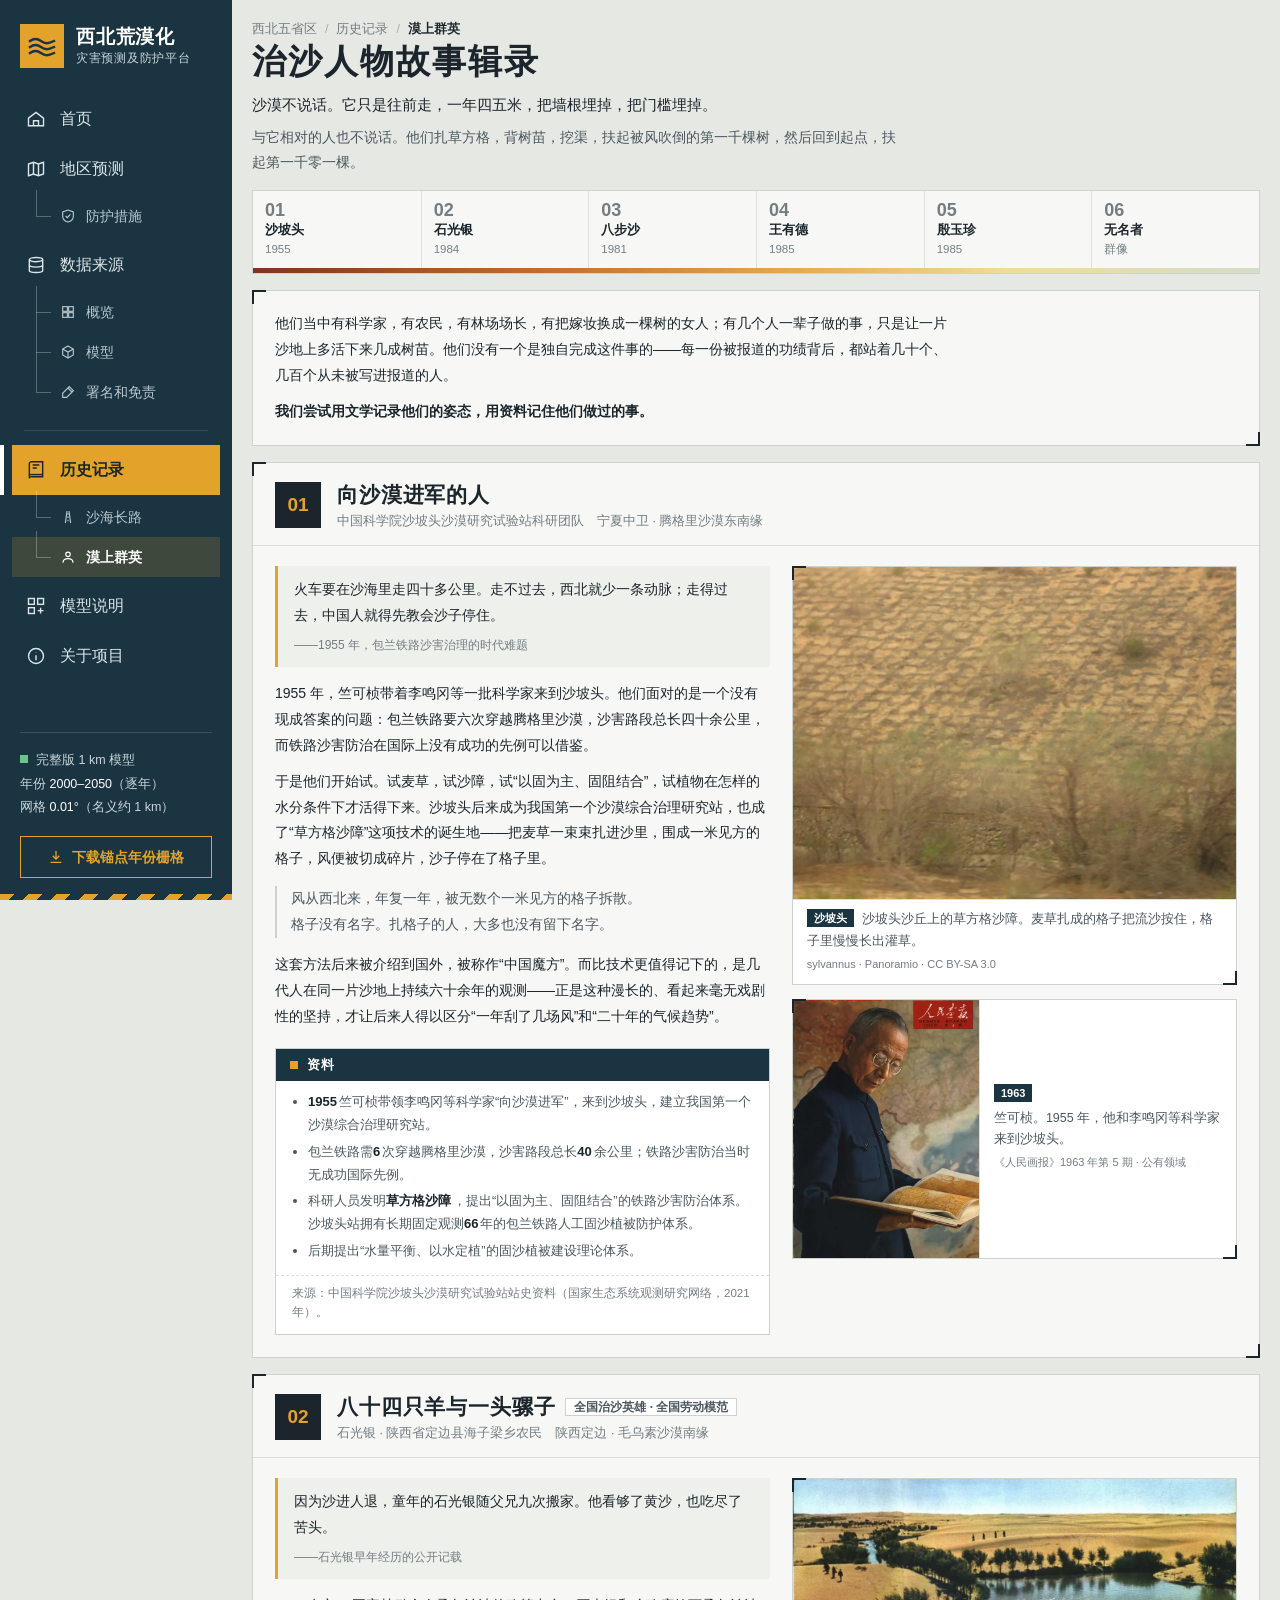
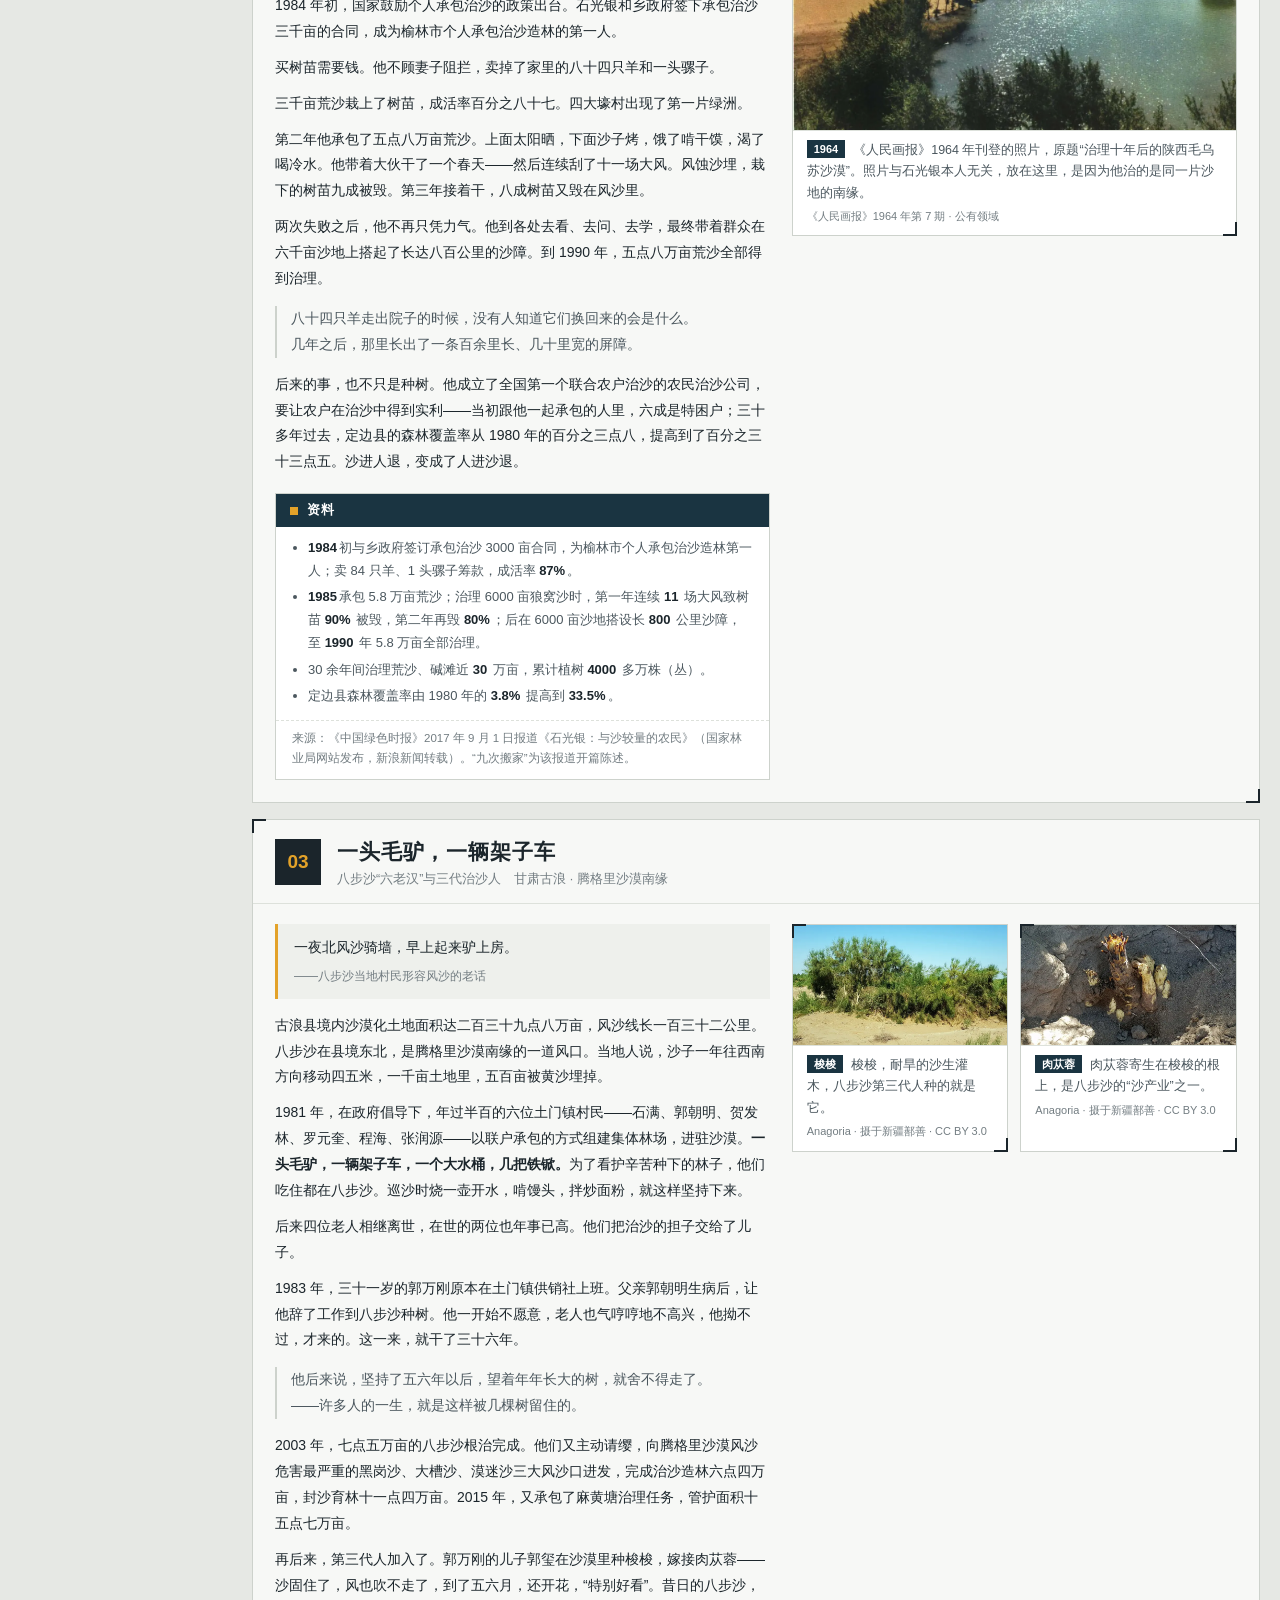
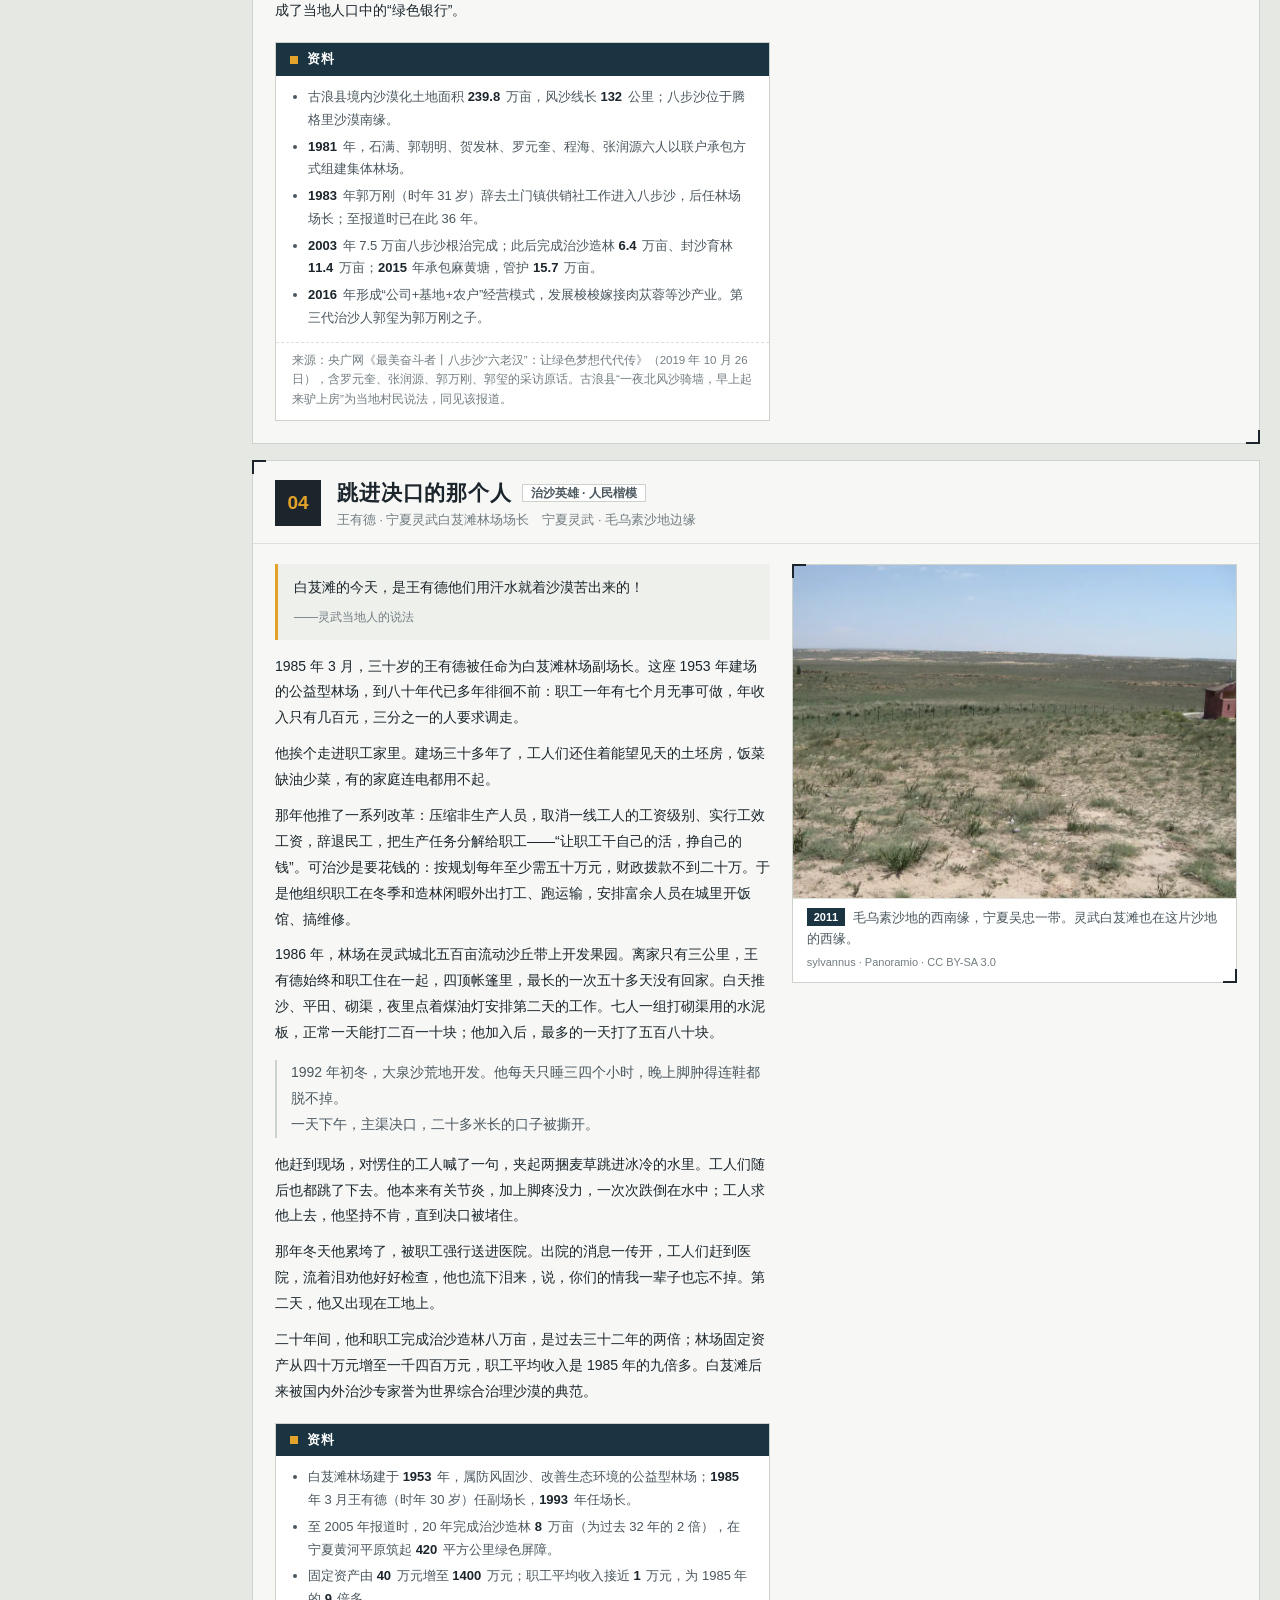
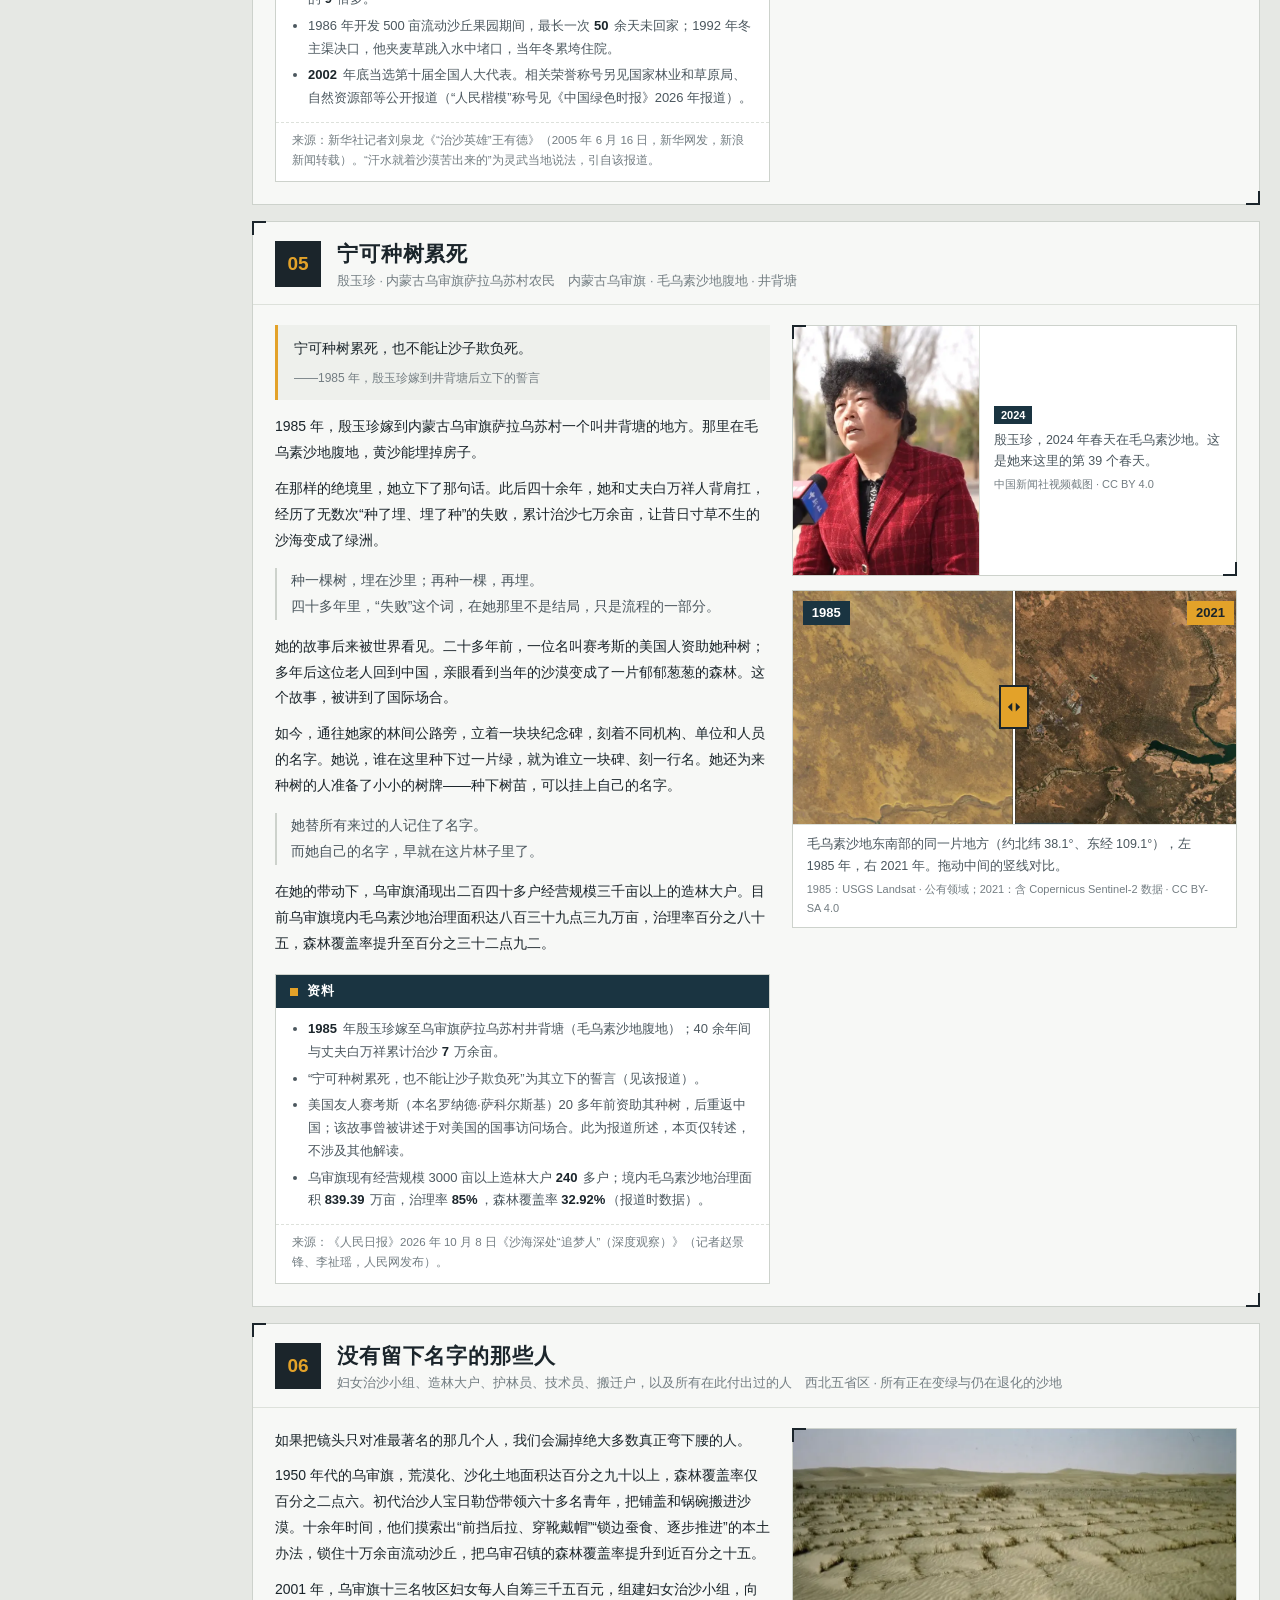
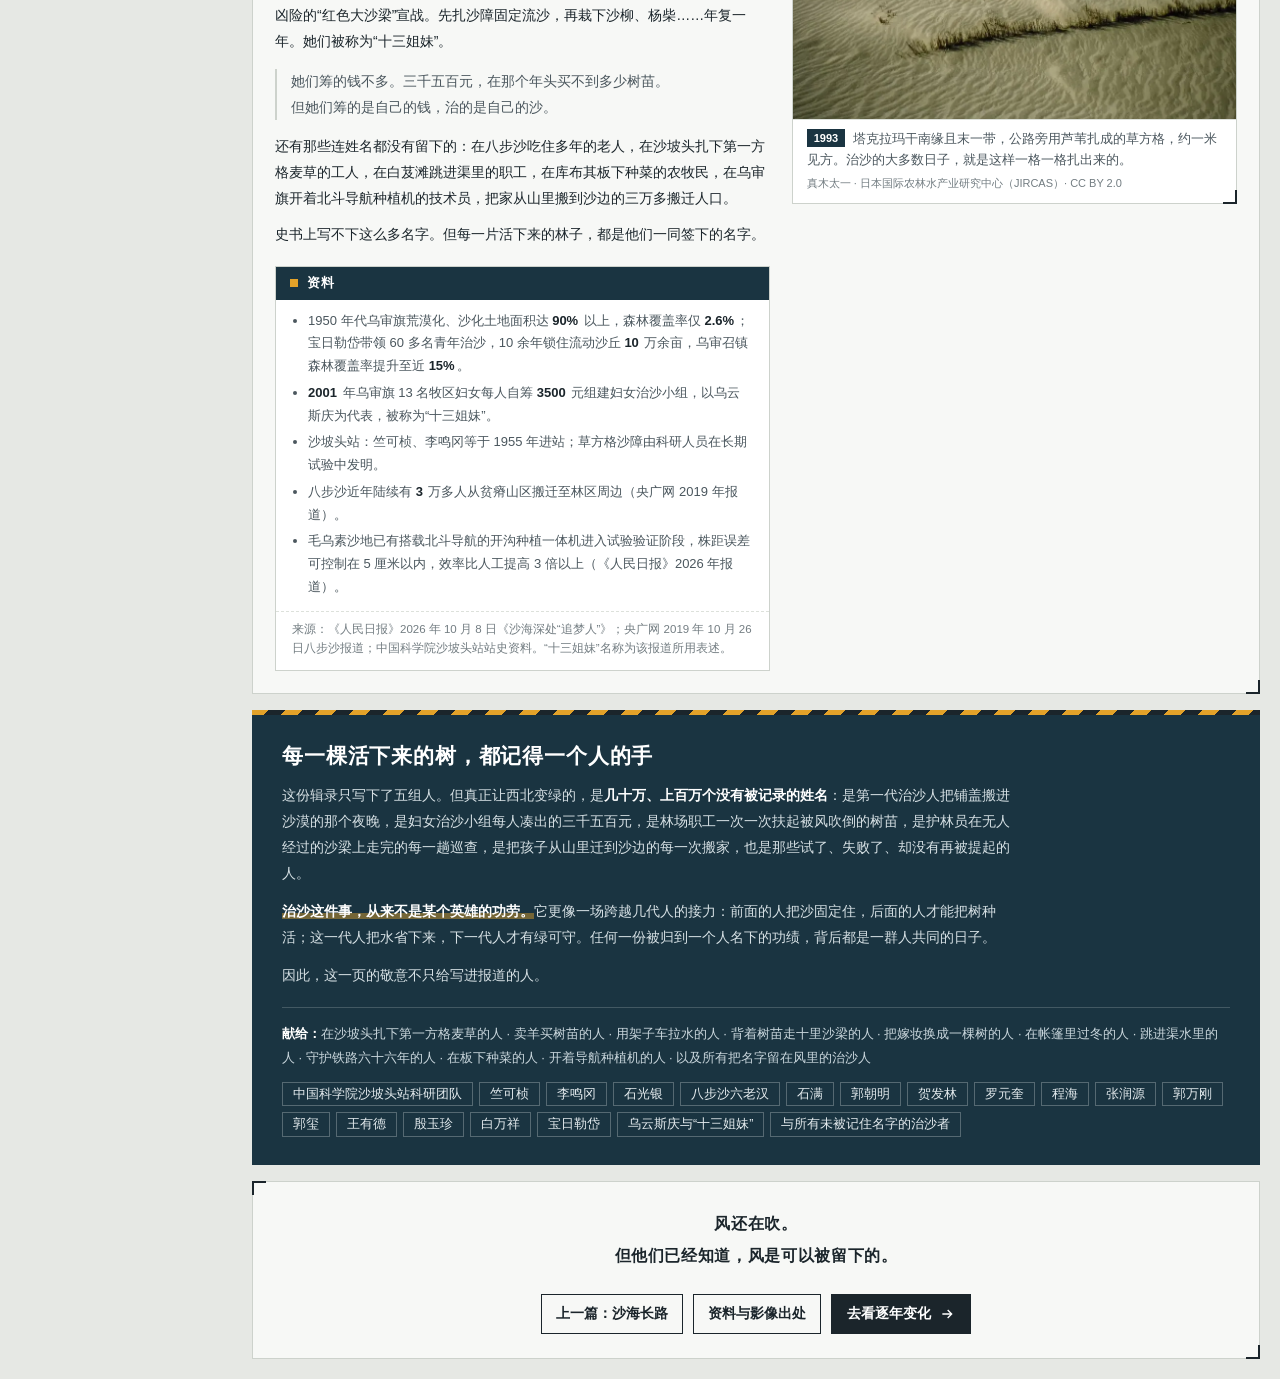
<file: heroes.html>
<!doctype html>
<html lang="zh-CN">
<head>
<meta charset="utf-8">
<meta name="viewport" content="width=device-width, initial-scale=1">
<title>漠上群英 · 历史记录 · 西北荒漠化灾害预测及防护平台</title>
<meta name="description" content="西北治沙人的故事：沙坡头科研团队、石光银、八步沙三代人、王有德、殷玉珍，以及所有没有留下名字的治沙者。每则故事后附可核查的依据。">
<link rel="icon" href="assets/img/favicon.svg" type="image/svg+xml">
<style>html{background:#E6E8E4}</style>
<script>(function(){var h=document.documentElement;h.classList.add('pre');try{if(sessionStorage.getItem('nw-nav'))h.classList.add('internal')}catch(e){}setTimeout(function(){h.classList.remove('pre')},3000)})();</script>
<link rel="stylesheet" href="assets/css/site.css?v=20261010c">
<link rel="stylesheet" href="assets/css/history.css?v=20261010c">
</head>
<body>

<nav class="side" aria-label="主导航">
  <div class="brand">
    <div class="mark" aria-hidden="true">
      <svg width="28" height="28" viewBox="0 0 28 28" fill="none" stroke="#1A3441" stroke-width="2.4" stroke-linecap="square"><path d="M2 9c4-3 7-3 11 0s7 3 13 0"/><path d="M2 15c4-3 7-3 11 0s7 3 13 0"/><path d="M2 21c4-3 7-3 11 0s7 3 13 0"/></svg>
    </div>
    <div><b>西北荒漠化</b><small>灾害预测及防护平台</small></div>
  </div>
  <ul class="nav-list">
    <li><a href="index.html"><svg viewBox="0 0 24 24"><path d="M3 11l9-7 9 7v9H3z"/><path d="M9 20v-6h6v6"/></svg>首页</a></li>
    <li><a href="region.html"><svg viewBox="0 0 24 24"><path d="M3 6l6-2 6 2 6-2v14l-6 2-6-2-6 2z"/><path d="M9 4v14M15 6v14"/></svg>地区预测</a>
      <ul class="nav-sub"><li><a href="region.html#s=measures" data-sub="measures"><svg viewBox="0 0 24 24"><path d="M12 3l8 3v6c0 4.5-3.4 8-8 9-4.6-1-8-4.5-8-9V6z"/><path d="M8.5 12l2.5 2.5 4.5-5"/></svg>防护措施</a></li></ul></li>
    <li><a href="data.html"><svg viewBox="0 0 24 24"><ellipse cx="12" cy="5.5" rx="8" ry="2.5"/><path d="M4 5.5v13c0 1.4 3.6 2.5 8 2.5s8-1.1 8-2.5v-13"/><path d="M4 12c0 1.4 3.6 2.5 8 2.5s8-1.1 8-2.5"/></svg>数据来源</a>
      <ul class="nav-sub">
        <li><a href="data.html#s1" data-sub="ds-s1"><svg viewBox="0 0 24 24"><rect x="4" y="4" width="7" height="7"/><rect x="13" y="4" width="7" height="7"/><rect x="4" y="13" width="7" height="7"/><rect x="13" y="13" width="7" height="7"/></svg>概览</a></li>
        <li><a href="data.html#s5" data-sub="ds-s5"><svg viewBox="0 0 24 24"><path d="M12 3l8 4.5v9L12 21l-8-4.5v-9z"/><path d="M4 7.5l8 4.5 8-4.5M12 12v9"/></svg>模型</a></li>
        <li><a href="data.html#s11" data-sub="ds-s11"><svg viewBox="0 0 24 24"><path d="M14 4l6 6-10 10H4v-6z"/><path d="M12 6l6 6"/></svg>署名和免责</a></li>
      </ul></li>
  </ul>
  <div class="nav-sep"></div>
  <ul class="nav-list">
    <li><a href="history.html" class="on"><svg viewBox="0 0 24 24"><path d="M4 4.5A2.5 2.5 0 0 1 6.5 2H20v18H6.5A2.5 2.5 0 0 0 4 22z"/><path d="M4 17.5h16"/><path d="M8 6h8M8 9.5h5"/></svg>历史记录</a>
      <ul class="nav-sub">
        <li><a href="history.html" data-sub="hs-road"><svg viewBox="0 0 24 24"><path d="M8 21L10.5 3M16 21L13.5 3"/><path d="M12 6v2.5M12 11v2.5M12 16v2.5"/></svg>沙海长路</a></li>
        <li><a href="heroes.html" data-sub="hs-people" class="on" aria-current="page"><svg viewBox="0 0 24 24"><circle cx="12" cy="8" r="3.4"/><path d="M4.5 20.5c0-3.6 3.3-6 7.5-6s7.5 2.4 7.5 6"/></svg>漠上群英</a></li>
      </ul></li>
    <li><a href="model.html"><svg viewBox="0 0 24 24"><rect x="3" y="3" width="7" height="7"/><rect x="14" y="3" width="7" height="7"/><rect x="3" y="14" width="7" height="7"/><path d="M17.5 14v7M14 17.5h7"/></svg>模型说明</a></li>
    <li><a href="about.html"><svg viewBox="0 0 24 24"><circle cx="12" cy="12" r="9"/><path d="M12 11v6M12 7.5v.3"/></svg>关于项目</a></li>
  </ul>
  <div class="nav-foot">
    <div class="status">
      <div><span class="dot"></span>完整版 1 km 模型</div>
      <div>年份 <b>2000–2050</b>（逐年）</div>
      <div>网格 <b>0.01°</b>（名义约 1 km）</div>
    </div>
    <a class="btn-dl" href="assets/downloads/desertification_1km_2000_2050_anchors.zip" download>
      <svg width="16" height="16" viewBox="0 0 24 24" fill="none" stroke="currentColor" stroke-width="2"><path d="M12 3v12M7 10l5 5 5-5M4 20h16"/></svg>
      下载锚点年份栅格
    </a>
  </div>
</nav>
<main class="hs">
  <header class="hs-head" data-anim>
    <div class="ttl">
      <div class="crumb"><a href="index.html">西北五省区</a><i>/</i><a href="history.html">历史记录</a><i>/</i><b>漠上群英</b></div>
      <h1>治沙人物故事辑录</h1>
      <p class="lede">沙漠不说话。它只是往前走，一年四五米，把墙根埋掉，把门槛埋掉。</p>
      <p class="lede">与它相对的人也不说话。他们扎草方格，背树苗，挖渠，扶起被风吹倒的第一千棵树，然后回到起点，扶起第一千零一棵。</p>
    </div>
    <ol class="era" id="era" aria-label="人物索引">
      <li><a href="#p1"><b>01</b><span>沙坡头</span><small>1955</small></a></li>
      <li><a href="#p2"><b>02</b><span>石光银</span><small>1984</small></a></li>
      <li><a href="#p3"><b>03</b><span>八步沙</span><small>1981</small></a></li>
      <li><a href="#p4"><b>04</b><span>王有德</span><small>1985</small></a></li>
      <li><a href="#p5"><b>05</b><span>殷玉珍</span><small>1985</small></a></li>
      <li><a href="#p6"><b>06</b><span>无名者</span><small>群像</small></a></li>
    </ol>
  </header>

  <div class="hs-body">

  <section class="panel reg intro reveal">
    <div class="row solo">
      <div class="txt">
        <p>他们当中有科学家，有农民，有林场场长，有把嫁妆换成一棵树的女人；有几个人一辈子做的事，只是让一片沙地上多活下来几成树苗。他们没有一个是独自完成这件事的——每一份被报道的功绩背后，都站着几十个、几百个从未被写进报道的人。</p>
        <p><strong>我们尝试用文学记录他们的姿态，用资料记住他们做过的事。</strong></p>
      </div>
    </div>
  </section>

  <!-- p1 -->
  <section class="panel reg ch reveal" id="p1">
    <div class="sh"><span class="no num">01</span><div><h2>向沙漠进军的人</h2><p>中国科学院沙坡头沙漠研究试验站科研团队　宁夏中卫 · 腾格里沙漠东南缘</p></div></div>
    <div class="row">
      <div class="txt">
        <blockquote class="epi">火车要在沙海里走四十多公里。走不过去，西北就少一条动脉；走得过去，中国人就得先教会沙子停住。<cite>——1955 年，包兰铁路沙害治理的时代难题</cite></blockquote>
        <p>1955 年，竺可桢带着李鸣冈等一批科学家来到沙坡头。他们面对的是一个没有现成答案的问题：包兰铁路要六次穿越腾格里沙漠，沙害路段总长四十余公里，而铁路沙害防治在国际上没有成功的先例可以借鉴。</p>
        <p>于是他们开始试。试麦草，试沙障，试“以固为主、固阻结合”，试植物在怎样的水分条件下才活得下来。沙坡头后来成为我国第一个沙漠综合治理研究站，也成了“草方格沙障”这项技术的诞生地——把麦草一束束扎进沙里，围成一米见方的格子，风便被切成碎片，沙子停在了格子里。</p>
        <p class="verse">风从西北来，年复一年，被无数个一米见方的格子拆散。<br>格子没有名字。扎格子的人，大多也没有留下名字。</p>
        <p>这套方法后来被介绍到国外，被称作“中国魔方”。而比技术更值得记下的，是几代人在同一片沙地上持续六十余年的观测——正是这种漫长的、看起来毫无戏剧性的坚持，才让后来人得以区分“一年刮了几场风”和“二十年的气候趋势”。</p>
        <div class="evid">
          <div class="h"><i></i>资料</div>
          <ul>
            <li><b>1955</b>竺可桢带领李鸣冈等科学家“向沙漠进军”，来到沙坡头，建立我国第一个沙漠综合治理研究站。</li>
            <li>包兰铁路需<b>6</b>次穿越腾格里沙漠，沙害路段总长<b>40</b>余公里；铁路沙害防治当时无成功国际先例。</li>
            <li>科研人员发明<b>草方格沙障</b>，提出“以固为主、固阻结合”的铁路沙害防治体系。沙坡头站拥有长期固定观测<b>66</b>年的包兰铁路人工固沙植被防护体系。</li>
            <li>后期提出“水量平衡、以水定植”的固沙植被建设理论体系。</li>
          </ul>
          <div class="from">来源：中国科学院沙坡头沙漠研究试验站站史资料（国家生态系统观测研究网络，2021 年）。</div>
        </div>
      </div>
      <div class="figcol">
      <figure class="fig">
        <div class="frame"><img src="assets/img/shapotou-straw.webp" alt="沙坡头沙丘上成片的草方格沙障，格内长出稀疏的灌草" loading="lazy" decoding="async" width="1000" height="750"></div>
        <figcaption><span class="tag num">沙坡头</span>沙坡头沙丘上的草方格沙障。麦草扎成的格子把流沙按住，格子里慢慢长出灌草。<small>sylvannus · Panoramio · CC BY-SA 3.0</small></figcaption>
      </figure>
      <figure class="fig hz">
        <div class="frame"><img src="assets/img/zhu-kezhen-1963.webp" alt="1963 年的竺可桢，戴眼镜，正在翻阅书本" loading="lazy" decoding="async" width="599" height="830"></div>
        <figcaption><span class="tag num">1963</span>竺可桢。1955 年，他和李鸣冈等科学家来到沙坡头。<small>《人民画报》1963 年第 5 期 · 公有领域</small></figcaption>
      </figure>
      </div>
    </div>
  </section>
  <!-- p2 -->
  <section class="panel reg ch reveal" id="p2">
    <div class="sh"><span class="no num">02</span><div><h2>八十四只羊与一头骡子<em class="life">全国治沙英雄 · 全国劳动模范</em></h2><p>石光银 · 陕西省定边县海子梁乡农民　陕西定边 · 毛乌素沙漠南缘</p></div></div>
    <div class="row">
      <div class="txt">
        <blockquote class="epi">因为沙进人退，童年的石光银随父兄九次搬家。他看够了黄沙，也吃尽了苦头。<cite>——石光银早年经历的公开记载</cite></blockquote>
        <p>1984 年初，国家鼓励个人承包治沙的政策出台。石光银和乡政府签下承包治沙三千亩的合同，成为榆林市个人承包治沙造林的第一人。</p>
        <p>买树苗需要钱。他不顾妻子阻拦，卖掉了家里的八十四只羊和一头骡子。</p>
        <p>三千亩荒沙栽上了树苗，成活率百分之八十七。四大壕村出现了第一片绿洲。</p>
        <p>第二年他承包了五点八万亩荒沙。上面太阳晒，下面沙子烤，饿了啃干馍，渴了喝冷水。他带着大伙干了一个春天——然后连续刮了十一场大风。风蚀沙埋，栽下的树苗九成被毁。第三年接着干，八成树苗又毁在风沙里。</p>
        <p>两次失败之后，他不再只凭力气。他到各处去看、去问、去学，最终带着群众在六千亩沙地上搭起了长达八百公里的沙障。到 1990 年，五点八万亩荒沙全部得到治理。</p>
        <p class="verse">八十四只羊走出院子的时候，没有人知道它们换回来的会是什么。<br>几年之后，那里长出了一条百余里长、几十里宽的屏障。</p>
        <p>后来的事，也不只是种树。他成立了全国第一个联合农户治沙的农民治沙公司，要让农户在治沙中得到实利——当初跟他一起承包的人里，六成是特困户；三十多年过去，定边县的森林覆盖率从 1980 年的百分之三点八，提高到了百分之三十三点五。沙进人退，变成了人进沙退。</p>
        <div class="evid">
          <div class="h"><i></i>资料</div>
          <ul>
            <li><b>1984</b>初与乡政府签订承包治沙 3000 亩合同，为榆林市个人承包治沙造林第一人；卖 84 只羊、1 头骡子筹款，成活率 <b>87%</b>。</li>
            <li><b>1985</b>承包 5.8 万亩荒沙；治理 6000 亩狼窝沙时，第一年连续 <b>11</b> 场大风致树苗 <b>90%</b> 被毁，第二年再毁 <b>80%</b>；后在 6000 亩沙地搭设长 <b>800</b> 公里沙障，至 <b>1990</b> 年 5.8 万亩全部治理。</li>
            <li>30 余年间治理荒沙、碱滩近 <b>30</b> 万亩，累计植树 <b>4000</b> 多万株（丛）。</li>
            <li>定边县森林覆盖率由 1980 年的 <b>3.8%</b> 提高到 <b>33.5%</b>。</li>
          </ul>
          <div class="from">来源：《中国绿色时报》2017 年 9 月 1 日报道《石光银：与沙较量的农民》（国家林业局网站发布，新浪新闻转载）。“九次搬家”为该报道开篇陈述。</div>
        </div>
      </div>
      <figure class="fig">
        <div class="frame"><img src="assets/img/muus-shaanxi-1964.webp" alt="1964 年《人民画报》刊登的陕西毛乌素沙地治理照片：沙丘间有水面和成行的树" loading="lazy" decoding="async" width="1100" height="623"></div>
        <figcaption><span class="tag num">1964</span>《人民画报》1964 年刊登的照片，原题“治理十年后的陕西毛乌苏沙漠”。照片与石光银本人无关，放在这里，是因为他治的是同一片沙地的南缘。<small>《人民画报》1964 年第 7 期 · 公有领域</small></figcaption>
      </figure>
    </div>
  </section>
  <!-- p3 -->
  <section class="panel reg ch reveal" id="p3">
    <div class="sh"><span class="no num">03</span><div><h2>一头毛驴，一辆架子车</h2><p>八步沙“六老汉”与三代治沙人　甘肃古浪 · 腾格里沙漠南缘</p></div></div>
    <div class="row">
      <div class="txt">
        <blockquote class="epi">一夜北风沙骑墙，早上起来驴上房。<cite>——八步沙当地村民形容风沙的老话</cite></blockquote>
        <p>古浪县境内沙漠化土地面积达二百三十九点八万亩，风沙线长一百三十二公里。八步沙在县境东北，是腾格里沙漠南缘的一道风口。当地人说，沙子一年往西南方向移动四五米，一千亩土地里，五百亩被黄沙埋掉。</p>
        <p>1981 年，在政府倡导下，年过半百的六位土门镇村民——石满、郭朝明、贺发林、罗元奎、程海、张润源——以联户承包的方式组建集体林场，进驻沙漠。<strong>一头毛驴，一辆架子车，一个大水桶，几把铁锨。</strong>为了看护辛苦种下的林子，他们吃住都在八步沙。巡沙时烧一壶开水，啃馒头，拌炒面粉，就这样坚持下来。</p>
        <p>后来四位老人相继离世，在世的两位也年事已高。他们把治沙的担子交给了儿子。</p>
        <p>1983 年，三十一岁的郭万刚原本在土门镇供销社上班。父亲郭朝明生病后，让他辞了工作到八步沙种树。他一开始不愿意，老人也气哼哼地不高兴，他拗不过，才来的。这一来，就干了三十六年。</p>
        <p class="verse">他后来说，坚持了五六年以后，望着年年长大的树，就舍不得走了。<br>——许多人的一生，就是这样被几棵树留住的。</p>
        <p>2003 年，七点五万亩的八步沙根治完成。他们又主动请缨，向腾格里沙漠风沙危害最严重的黑岗沙、大槽沙、漠迷沙三大风沙口进发，完成治沙造林六点四万亩，封沙育林十一点四万亩。2015 年，又承包了麻黄塘治理任务，管护面积十五点七万亩。</p>
        <p>再后来，第三代人加入了。郭万刚的儿子郭玺在沙漠里种梭梭，嫁接肉苁蓉——沙固住了，风也吹不走了，到了五六月，还开花，“特别好看”。昔日的八步沙，成了当地人口中的“绿色银行”。</p>
        <div class="evid">
          <div class="h"><i></i>资料</div>
          <ul>
            <li>古浪县境内沙漠化土地面积 <b>239.8</b> 万亩，风沙线长 <b>132</b> 公里；八步沙位于腾格里沙漠南缘。</li>
            <li><b>1981</b> 年，石满、郭朝明、贺发林、罗元奎、程海、张润源六人以联户承包方式组建集体林场。</li>
            <li><b>1983</b> 年郭万刚（时年 31 岁）辞去土门镇供销社工作进入八步沙，后任林场场长；至报道时已在此 36 年。</li>
            <li><b>2003</b> 年 7.5 万亩八步沙根治完成；此后完成治沙造林 <b>6.4</b> 万亩、封沙育林 <b>11.4</b> 万亩；<b>2015</b> 年承包麻黄塘，管护 <b>15.7</b> 万亩。</li>
            <li><b>2016</b> 年形成“公司+基地+农户”经营模式，发展梭梭嫁接肉苁蓉等沙产业。第三代治沙人郭玺为郭万刚之子。</li>
          </ul>
          <div class="from">来源：央广网《最美奋斗者丨八步沙“六老汉”：让绿色梦想代代传》（2019 年 10 月 26 日），含罗元奎、张润源、郭万刚、郭玺的采访原话。古浪县“一夜北风沙骑墙，早上起来驴上房”为当地村民说法，同见该报道。</div>
        </div>
      </div>
      <div class="figs two">
      <figure class="fig">
        <div class="frame"><img src="assets/img/haloxylon-shanshan.webp" alt="沙地上成丛生长的梭梭" loading="lazy" decoding="async" width="820" height="461"></div>
        <figcaption><span class="tag num">梭梭</span>梭梭，耐旱的沙生灌木，八步沙第三代人种的就是它。<small>Anagoria · 摄于新疆鄯善 · CC BY 3.0</small></figcaption>
      </figure>
      <figure class="fig">
        <div class="frame"><img src="assets/img/cistanche-shanshan.webp" alt="从沙地里冒出的肉苁蓉花序" loading="lazy" decoding="async" width="820" height="461"></div>
        <figcaption><span class="tag num">肉苁蓉</span>肉苁蓉寄生在梭梭的根上，是八步沙的“沙产业”之一。<small>Anagoria · 摄于新疆鄯善 · CC BY 3.0</small></figcaption>
      </figure>
      </div>
    </div>
  </section>
  <!-- p4 -->
  <section class="panel reg ch reveal" id="p4">
    <div class="sh"><span class="no num">04</span><div><h2>跳进决口的那个人<em class="life">治沙英雄 · 人民楷模</em></h2><p>王有德 · 宁夏灵武白芨滩林场场长　宁夏灵武 · 毛乌素沙地边缘</p></div></div>
    <div class="row">
      <div class="txt">
        <blockquote class="epi">白芨滩的今天，是王有德他们用汗水就着沙漠苦出来的！<cite>——灵武当地人的说法</cite></blockquote>
        <p>1985 年 3 月，三十岁的王有德被任命为白芨滩林场副场长。这座 1953 年建场的公益型林场，到八十年代已多年徘徊不前：职工一年有七个月无事可做，年收入只有几百元，三分之一的人要求调走。</p>
        <p>他挨个走进职工家里。建场三十多年了，工人们还住着能望见天的土坯房，饭菜缺油少菜，有的家庭连电都用不起。</p>
        <p>那年他推了一系列改革：压缩非生产人员，取消一线工人的工资级别、实行工效工资，辞退民工，把生产任务分解给职工——“让职工干自己的活，挣自己的钱”。可治沙是要花钱的：按规划每年至少需五十万元，财政拨款不到二十万。于是他组织职工在冬季和造林闲暇外出打工、跑运输，安排富余人员在城里开饭馆、搞维修。</p>
        <p>1986 年，林场在灵武城北五百亩流动沙丘带上开发果园。离家只有三公里，王有德始终和职工住在一起，四顶帐篷里，最长的一次五十多天没有回家。白天推沙、平田、砌渠，夜里点着煤油灯安排第二天的工作。七人一组打砌渠用的水泥板，正常一天能打二百一十块；他加入后，最多的一天打了五百八十块。</p>
        <p class="verse">1992 年初冬，大泉沙荒地开发。他每天只睡三四个小时，晚上脚肿得连鞋都脱不掉。<br>一天下午，主渠决口，二十多米长的口子被撕开。</p>
        <p>他赶到现场，对愣住的工人喊了一句，夹起两捆麦草跳进冰冷的水里。工人们随后也都跳了下去。他本来有关节炎，加上脚疼没力，一次次跌倒在水中；工人求他上去，他坚持不肯，直到决口被堵住。</p>
        <p>那年冬天他累垮了，被职工强行送进医院。出院的消息一传开，工人们赶到医院，流着泪劝他好好检查，他也流下泪来，说，你们的情我一辈子也忘不掉。第二天，他又出现在工地上。</p>
        <p>二十年间，他和职工完成治沙造林八万亩，是过去三十二年的两倍；林场固定资产从四十万元增至一千四百万元，职工平均收入是 1985 年的九倍多。白芨滩后来被国内外治沙专家誉为世界综合治理沙漠的典范。</p>
        <div class="evid">
          <div class="h"><i></i>资料</div>
          <ul>
            <li>白芨滩林场建于 <b>1953</b> 年，属防风固沙、改善生态环境的公益型林场；<b>1985</b> 年 3 月王有德（时年 30 岁）任副场长，<b>1993</b> 年任场长。</li>
            <li>至 2005 年报道时，20 年完成治沙造林 <b>8</b> 万亩（为过去 32 年的 2 倍），在宁夏黄河平原筑起 <b>420</b> 平方公里绿色屏障。</li>
            <li>固定资产由 <b>40</b> 万元增至 <b>1400</b> 万元；职工平均收入接近 <b>1</b> 万元，为 1985 年的 <b>9</b> 倍多。</li>
            <li>1986 年开发 500 亩流动沙丘果园期间，最长一次 <b>50</b> 余天未回家；1992 年冬主渠决口，他夹麦草跳入水中堵口，当年冬累垮住院。</li>
            <li><b>2002</b> 年底当选第十届全国人大代表。相关荣誉称号另见国家林业和草原局、自然资源部等公开报道（“人民楷模”称号见《中国绿色时报》2026 年报道）。</li>
          </ul>
          <div class="from">来源：新华社记者刘泉龙《“治沙英雄”王有德》（2005 年 6 月 16 日，新华网发，新浪新闻转载）。“汗水就着沙漠苦出来的”为灵武当地说法，引自该报道。</div>
        </div>
      </div>
      <figure class="fig">
        <div class="frame"><img src="assets/img/muus-ningxia-2011.webp" alt="宁夏境内毛乌素沙地边缘，围栏内长满草和灌丛的固定沙地" loading="lazy" decoding="async" width="1000" height="750"></div>
        <figcaption><span class="tag num">2011</span>毛乌素沙地的西南缘，宁夏吴忠一带。灵武白芨滩也在这片沙地的西缘。<small>sylvannus · Panoramio · CC BY-SA 3.0</small></figcaption>
      </figure>
    </div>
  </section>
  <!-- p5 -->
  <section class="panel reg ch reveal" id="p5">
    <div class="sh"><span class="no num">05</span><div><h2>宁可种树累死</h2><p>殷玉珍 · 内蒙古乌审旗萨拉乌苏村农民　内蒙古乌审旗 · 毛乌素沙地腹地 · 井背塘</p></div></div>
    <div class="row">
      <div class="txt">
        <blockquote class="epi">宁可种树累死，也不能让沙子欺负死。<cite>——1985 年，殷玉珍嫁到井背塘后立下的誓言</cite></blockquote>
        <p>1985 年，殷玉珍嫁到内蒙古乌审旗萨拉乌苏村一个叫井背塘的地方。那里在毛乌素沙地腹地，黄沙能埋掉房子。</p>
        <p>在那样的绝境里，她立下了那句话。此后四十余年，她和丈夫白万祥人背肩扛，经历了无数次“种了埋、埋了种”的失败，累计治沙七万余亩，让昔日寸草不生的沙海变成了绿洲。</p>
        <p class="verse">种一棵树，埋在沙里；再种一棵，再埋。<br>四十多年里，“失败”这个词，在她那里不是结局，只是流程的一部分。</p>
        <p>她的故事后来被世界看见。二十多年前，一位名叫赛考斯的美国人资助她种树；多年后这位老人回到中国，亲眼看到当年的沙漠变成了一片郁郁葱葱的森林。这个故事，被讲到了国际场合。</p>
        <p>如今，通往她家的林间公路旁，立着一块块纪念碑，刻着不同机构、单位和人员的名字。她说，谁在这里种下过一片绿，就为谁立一块碑、刻一行名。她还为来种树的人准备了小小的树牌——种下树苗，可以挂上自己的名字。</p>
        <p class="verse">她替所有来过的人记住了名字。<br>而她自己的名字，早就在这片林子里了。</p>
        <p>在她的带动下，乌审旗涌现出二百四十多户经营规模三千亩以上的造林大户。目前乌审旗境内毛乌素沙地治理面积达八百三十九点三九万亩，治理率百分之八十五，森林覆盖率提升至百分之三十二点九二。</p>
        <div class="evid">
          <div class="h"><i></i>资料</div>
          <ul>
            <li><b>1985</b> 年殷玉珍嫁至乌审旗萨拉乌苏村井背塘（毛乌素沙地腹地）；40 余年间与丈夫白万祥累计治沙 <b>7</b> 万余亩。</li>
            <li>“宁可种树累死，也不能让沙子欺负死”为其立下的誓言（见该报道）。</li>
            <li>美国友人赛考斯（本名罗纳德·萨科尔斯基）20 多年前资助其种树，后重返中国；该故事曾被讲述于对美国的国事访问场合。此为报道所述，本页仅转述，不涉及其他解读。</li>
            <li>乌审旗现有经营规模 3000 亩以上造林大户 <b>240</b> 多户；境内毛乌素沙地治理面积 <b>839.39</b> 万亩，治理率 <b>85%</b>，森林覆盖率 <b>32.92%</b>（报道时数据）。</li>
          </ul>
          <div class="from">来源：《人民日报》2026 年 10 月 8 日《沙海深处“追梦人”（深度观察）》（记者赵景锋、李祉瑶，人民网发布）。</div>
        </div>
      </div>
      <div class="figcol">
      <figure class="fig hz">
        <div class="frame"><img src="assets/img/yin-yuzhen-2024.webp" alt="2024 年春天，殷玉珍在毛乌素沙地接受采访" loading="lazy" decoding="async" width="506" height="675"></div>
        <figcaption><span class="tag num">2024</span>殷玉珍，2024 年春天在毛乌素沙地。这是她来这里的第 39 个春天。<small>中国新闻社视频截图 · CC BY 4.0</small></figcaption>
      </figure>
      <div class="cmpimg">
        <div class="cmp-frame">
          <img src="assets/img/maowusu-2021.webp" alt="2021 年 Sentinel-2 影像，毛乌素沙地东南部植被明显增多" loading="lazy" decoding="async" width="1100" height="580">
          <div class="cmp-top"><img src="assets/img/maowusu-1985.webp" alt="1985 年 Landsat 影像，毛乌素沙地东南部以裸沙为主" loading="lazy" decoding="async" width="1100" height="580"></div>
          <span class="lbl a num">1985</span><span class="lbl b num">2021</span>
          <div class="cmp-bar"><i></i><span aria-hidden="true"><svg viewBox="0 0 16 16"><path d="M6 3L1 8l5 5zM10 3l5 5-5 5z"/></svg></span></div>
          <input type="range" min="0" max="100" value="50" aria-label="拖动对比 1985 与 2021 年">
        </div>
        <p class="cap">毛乌素沙地东南部的同一片地方（约北纬 38.1°、东经 109.1°），左 1985 年，右 2021 年。拖动中间的竖线对比。<small>1985：USGS Landsat · 公有领域；2021：含 Copernicus Sentinel-2 数据 · CC BY-SA 4.0</small></p>
      </div>
      </div>
    </div>
  </section>
  <!-- p6 -->
  <section class="panel reg ch reveal" id="p6">
    <div class="sh"><span class="no num">06</span><div><h2>没有留下名字的那些人</h2><p>妇女治沙小组、造林大户、护林员、技术员、搬迁户，以及所有在此付出过的人　西北五省区 · 所有正在变绿与仍在退化的沙地</p></div></div>
    <div class="row">
      <div class="txt">
        <p>如果把镜头只对准最著名的那几个人，我们会漏掉绝大多数真正弯下腰的人。</p>
        <p>1950 年代的乌审旗，荒漠化、沙化土地面积达百分之九十以上，森林覆盖率仅百分之二点六。初代治沙人宝日勒岱带领六十多名青年，把铺盖和锅碗搬进沙漠。十余年时间，他们摸索出“前挡后拉、穿靴戴帽”“锁边蚕食、逐步推进”的本土办法，锁住十万余亩流动沙丘，把乌审召镇的森林覆盖率提升到近百分之十五。</p>
        <p>2001 年，乌审旗十三名牧区妇女每人自筹三千五百元，组建妇女治沙小组，向凶险的“红色大沙梁”宣战。先扎沙障固定流沙，再栽下沙柳、杨柴……年复一年。她们被称为“十三姐妹”。</p>
        <p class="verse">她们筹的钱不多。三千五百元，在那个年头买不到多少树苗。<br>但她们筹的是自己的钱，治的是自己的沙。</p>
        <p>还有那些连姓名都没有留下的：在八步沙吃住多年的老人，在沙坡头扎下第一方格麦草的工人，在白芨滩跳进渠里的职工，在库布其板下种菜的农牧民，在乌审旗开着北斗导航种植机的技术员，把家从山里搬到沙边的三万多搬迁人口。</p>
        <p>史书上写不下这么多名字。但每一片活下来的林子，都是他们一同签下的名字。</p>
        <div class="evid">
          <div class="h"><i></i>资料</div>
          <ul>
            <li>1950 年代乌审旗荒漠化、沙化土地面积达 <b>90%</b> 以上，森林覆盖率仅 <b>2.6%</b>；宝日勒岱带领 60 多名青年治沙，10 余年锁住流动沙丘 <b>10</b> 万余亩，乌审召镇森林覆盖率提升至近 <b>15%</b>。</li>
            <li><b>2001</b> 年乌审旗 13 名牧区妇女每人自筹 <b>3500</b> 元组建妇女治沙小组，以乌云斯庆为代表，被称为“十三姐妹”。</li>
            <li>沙坡头站：竺可桢、李鸣冈等于 1955 年进站；草方格沙障由科研人员在长期试验中发明。</li>
            <li>八步沙近年陆续有 <b>3</b> 万多人从贫瘠山区搬迁至林区周边（央广网 2019 年报道）。</li>
            <li>毛乌素沙地已有搭载北斗导航的开沟种植一体机进入试验验证阶段，株距误差可控制在 5 厘米以内，效率比人工提高 3 倍以上（《人民日报》2026 年报道）。</li>
          </ul>
          <div class="from">来源：《人民日报》2026 年 10 月 8 日《沙海深处“追梦人”》；央广网 2019 年 10 月 26 日八步沙报道；中国科学院沙坡头站站史资料。“十三姐妹”名称为该报道所用表述。</div>
        </div>
      </div>
      <figure class="fig">
        <div class="frame"><img src="assets/img/straw-qiemo-1993.webp" alt="沙丘上用芦苇扎成的方格沙障，格子一直延伸到远处" loading="lazy" decoding="async" width="904" height="592"></div>
        <figcaption><span class="tag num">1993</span>塔克拉玛干南缘且末一带，公路旁用芦苇扎成的草方格，约一米见方。治沙的大多数日子，就是这样一格一格扎出来的。<small>真木太一 · 日本国际农林水产业研究中心（JIRCAS）· CC BY 2.0</small></figcaption>
      </figure>
    </div>
  </section>

  <!-- 致敬 -->
  <section class="tribute reveal" id="tribute">
    <h2>每一棵活下来的树，都记得一个人的手</h2>
    <p>这份辑录只写下了五组人。但真正让西北变绿的，是<strong>几十万、上百万个没有被记录的姓名</strong>：是第一代治沙人把铺盖搬进沙漠的那个夜晚，是妇女治沙小组每人凑出的三千五百元，是林场职工一次一次扶起被风吹倒的树苗，是护林员在无人经过的沙梁上走完的每一趟巡查，是把孩子从山里迁到沙边的每一次搬家，也是那些试了、失败了、却没有再被提起的人。</p>
    <p><span class="hl">治沙这件事，从来不是某个英雄的功劳。</span>它更像一场跨越几代人的接力：前面的人把沙固定住，后面的人才能把树种活；这一代人把水省下来，下一代人才有绿可守。任何一份被归到一个人名下的功绩，背后都是一群人共同的日子。</p>
    <p>因此，这一页的敬意不只给写进报道的人。</p>
    <div class="names"><b>献给：</b>在沙坡头扎下第一方格麦草的人 · 卖羊买树苗的人 · 用架子车拉水的人 · 背着树苗走十里沙梁的人 · 把嫁妆换成一棵树的人 · 在帐篷里过冬的人 · 跳进渠水里的人 · 守护铁路六十六年的人 · 在板下种菜的人 · 开着导航种植机的人 · 以及所有把名字留在风里的治沙人</div>
    <div class="roll" aria-label="本页记录的群体与个人">
      <span>中国科学院沙坡头站科研团队</span>
      <span>竺可桢</span><span>李鸣冈</span>
      <span>石光银</span>
      <span>八步沙六老汉</span><span>石满</span><span>郭朝明</span><span>贺发林</span><span>罗元奎</span><span>程海</span><span>张润源</span>
      <span>郭万刚</span><span>郭玺</span>
      <span>王有德</span>
      <span>殷玉珍</span><span>白万祥</span>
      <span>宝日勒岱</span>
      <span>乌云斯庆与“十三姐妹”</span>
      <span>与所有未被记住名字的治沙者</span>
    </div>
  </section>

  <section class="panel reg ch end reveal coda">
    <div class="line">风还在吹。<br>但他们已经知道，风是可以被留下的。</div>
    <div class="next">
      <a class="btn-o" href="history.html">上一篇：沙海长路</a>
      <a class="btn-o" href="data.html#s10">资料与影像出处</a>
      <a class="btn-d" href="index.html">去看逐年变化<svg viewBox="0 0 24 24"><path d="M5 12h14M13 6l6 6-6 6"/></svg></a>
    </div>
  </section>

  </div>
</main>


<script src="assets/js/nav.js?v=20261010c"></script>
<script src="assets/js/history.js?v=20261010c"></script>
</body>
</html>
</file>
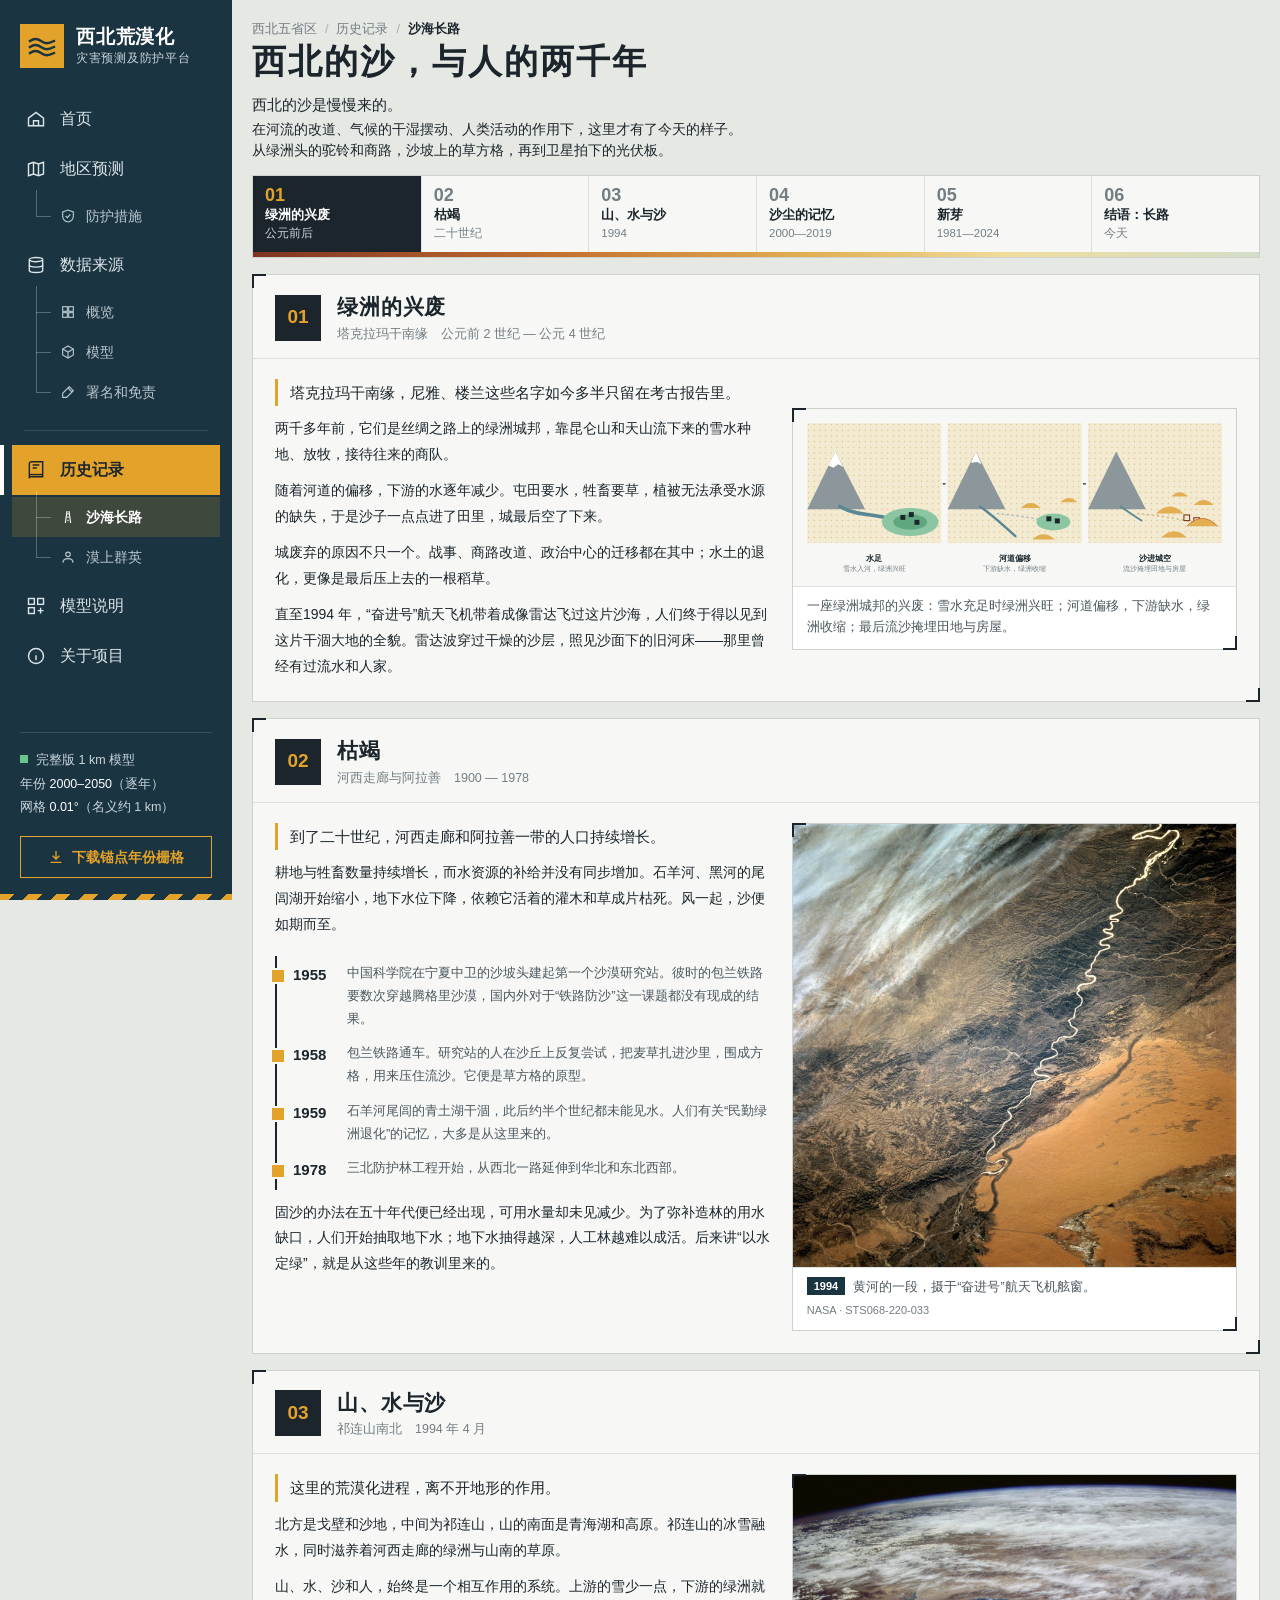
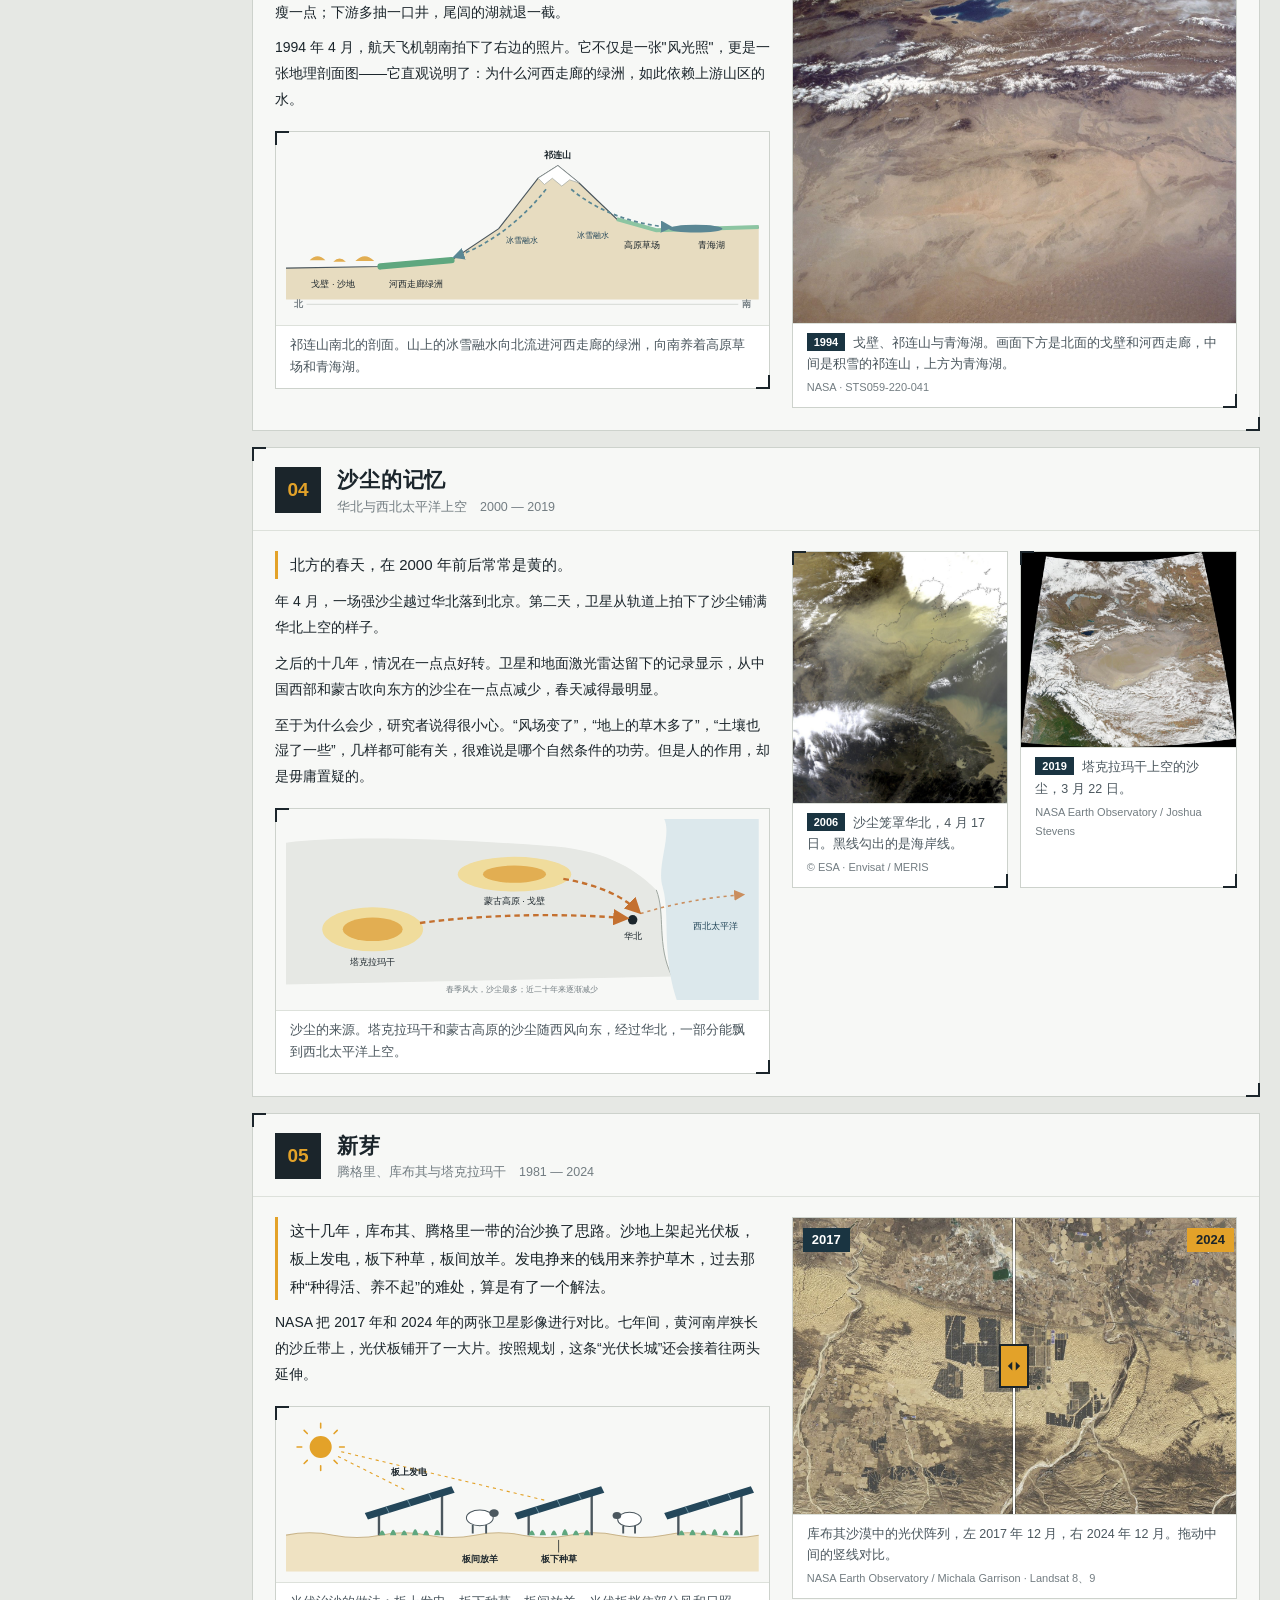
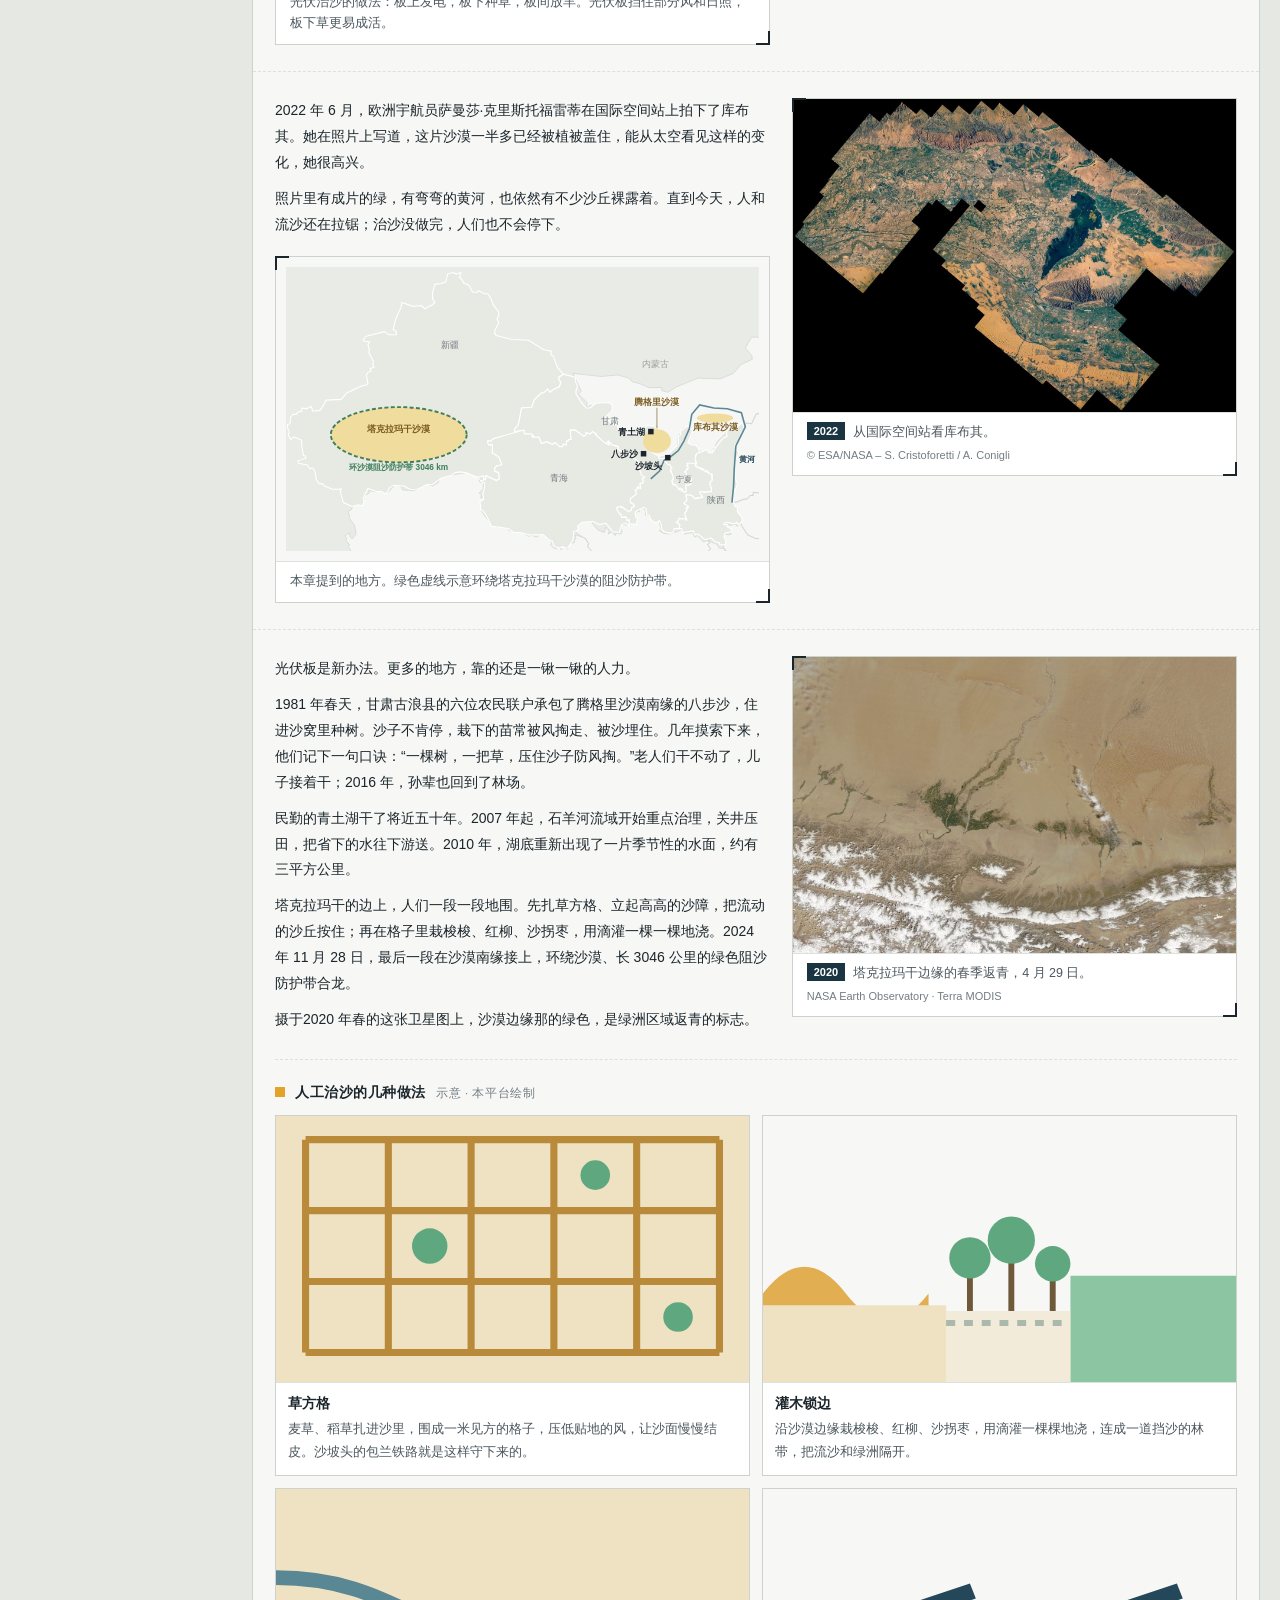
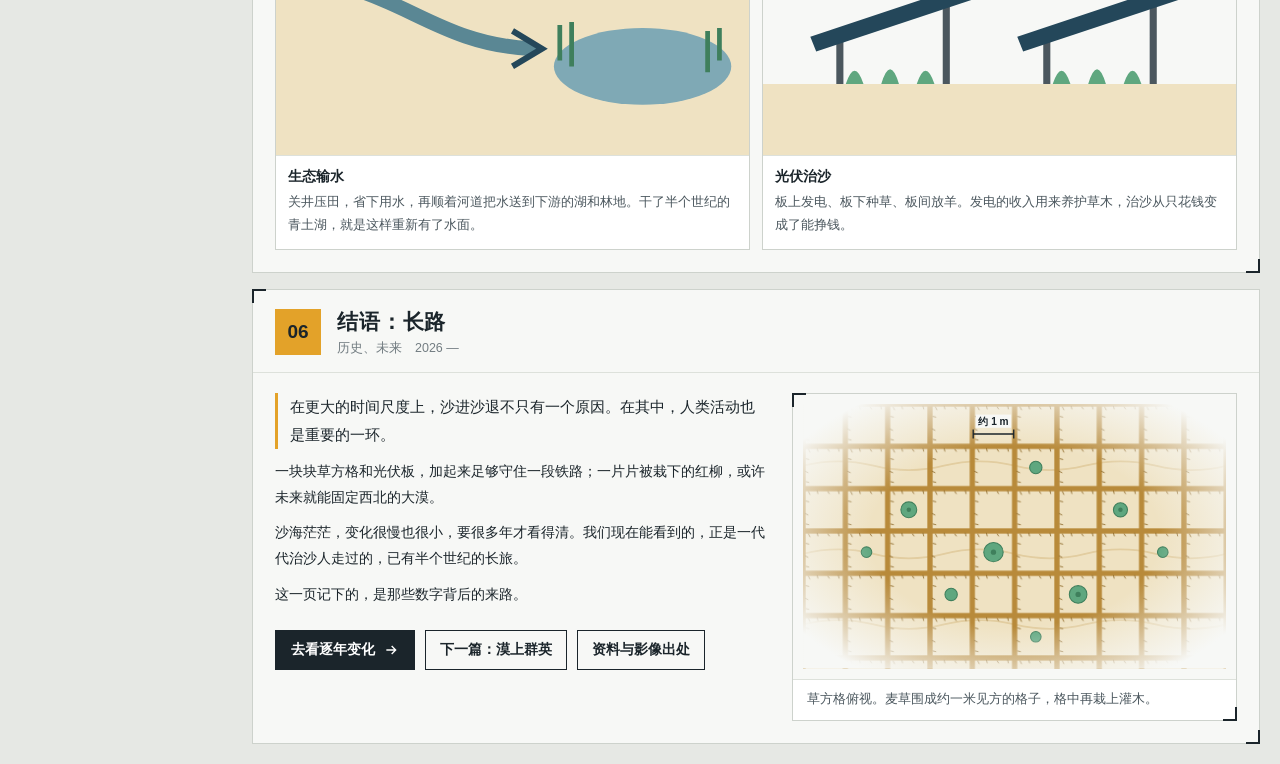
<file: history.html>
<!doctype html>
<html lang="zh-CN">
<head>
<meta charset="utf-8">
<meta name="viewport" content="width=device-width, initial-scale=1">
<title>沙海长路 · 历史记录 · 西北荒漠化灾害预测及防护平台</title>
<meta name="description" content="西北荒漠化的历史记录：丝路绿洲的兴废、二十世纪的压力积累、草方格与三北工程，以及卫星里看见的沙尘与光伏治沙。">
<link rel="icon" href="assets/img/favicon.svg" type="image/svg+xml">
<style>html{background:#E6E8E4}</style>
<script>(function(){var h=document.documentElement;h.classList.add('pre');try{if(sessionStorage.getItem('nw-nav'))h.classList.add('internal')}catch(e){}setTimeout(function(){h.classList.remove('pre')},3000)})();</script>
<link rel="stylesheet" href="assets/css/site.css?v=20261010c">
<link rel="stylesheet" href="assets/css/history.css?v=20261010c">
</head>
<body>

<nav class="side" aria-label="主导航">
  <div class="brand">
    <div class="mark" aria-hidden="true">
      <svg width="28" height="28" viewBox="0 0 28 28" fill="none" stroke="#1A3441" stroke-width="2.4" stroke-linecap="square"><path d="M2 9c4-3 7-3 11 0s7 3 13 0"/><path d="M2 15c4-3 7-3 11 0s7 3 13 0"/><path d="M2 21c4-3 7-3 11 0s7 3 13 0"/></svg>
    </div>
    <div><b>西北荒漠化</b><small>灾害预测及防护平台</small></div>
  </div>
  <ul class="nav-list">
    <li><a href="index.html"><svg viewBox="0 0 24 24"><path d="M3 11l9-7 9 7v9H3z"/><path d="M9 20v-6h6v6"/></svg>首页</a></li>
    <li><a href="region.html"><svg viewBox="0 0 24 24"><path d="M3 6l6-2 6 2 6-2v14l-6 2-6-2-6 2z"/><path d="M9 4v14M15 6v14"/></svg>地区预测</a>
      <ul class="nav-sub"><li><a href="region.html#s=measures" data-sub="measures"><svg viewBox="0 0 24 24"><path d="M12 3l8 3v6c0 4.5-3.4 8-8 9-4.6-1-8-4.5-8-9V6z"/><path d="M8.5 12l2.5 2.5 4.5-5"/></svg>防护措施</a></li></ul></li>
    <li><a href="data.html"><svg viewBox="0 0 24 24"><ellipse cx="12" cy="5.5" rx="8" ry="2.5"/><path d="M4 5.5v13c0 1.4 3.6 2.5 8 2.5s8-1.1 8-2.5v-13"/><path d="M4 12c0 1.4 3.6 2.5 8 2.5s8-1.1 8-2.5"/></svg>数据来源</a>
      <ul class="nav-sub">
        <li><a href="data.html#s1" data-sub="ds-s1"><svg viewBox="0 0 24 24"><rect x="4" y="4" width="7" height="7"/><rect x="13" y="4" width="7" height="7"/><rect x="4" y="13" width="7" height="7"/><rect x="13" y="13" width="7" height="7"/></svg>概览</a></li>
        <li><a href="data.html#s5" data-sub="ds-s5"><svg viewBox="0 0 24 24"><path d="M12 3l8 4.5v9L12 21l-8-4.5v-9z"/><path d="M4 7.5l8 4.5 8-4.5M12 12v9"/></svg>模型</a></li>
        <li><a href="data.html#s11" data-sub="ds-s11"><svg viewBox="0 0 24 24"><path d="M14 4l6 6-10 10H4v-6z"/><path d="M12 6l6 6"/></svg>署名和免责</a></li>
      </ul></li>
  </ul>
  <div class="nav-sep"></div>
  <ul class="nav-list">
    <li><a href="history.html" class="on"><svg viewBox="0 0 24 24"><path d="M4 4.5A2.5 2.5 0 0 1 6.5 2H20v18H6.5A2.5 2.5 0 0 0 4 22z"/><path d="M4 17.5h16"/><path d="M8 6h8M8 9.5h5"/></svg>历史记录</a>
      <ul class="nav-sub">
        <li><a href="history.html" data-sub="hs-road" class="on" aria-current="page"><svg viewBox="0 0 24 24"><path d="M8 21L10.5 3M16 21L13.5 3"/><path d="M12 6v2.5M12 11v2.5M12 16v2.5"/></svg>沙海长路</a></li>
        <li><a href="heroes.html" data-sub="hs-people"><svg viewBox="0 0 24 24"><circle cx="12" cy="8" r="3.4"/><path d="M4.5 20.5c0-3.6 3.3-6 7.5-6s7.5 2.4 7.5 6"/></svg>漠上群英</a></li>
      </ul></li>
    <li><a href="model.html"><svg viewBox="0 0 24 24"><rect x="3" y="3" width="7" height="7"/><rect x="14" y="3" width="7" height="7"/><rect x="3" y="14" width="7" height="7"/><path d="M17.5 14v7M14 17.5h7"/></svg>模型说明</a></li>
    <li><a href="about.html"><svg viewBox="0 0 24 24"><circle cx="12" cy="12" r="9"/><path d="M12 11v6M12 7.5v.3"/></svg>关于项目</a></li>
  </ul>
  <div class="nav-foot">
    <div class="status">
      <div><span class="dot"></span>完整版 1 km 模型</div>
      <div>年份 <b>2000–2050</b>（逐年）</div>
      <div>网格 <b>0.01°</b>（名义约 1 km）</div>
    </div>
    <a class="btn-dl" href="assets/downloads/desertification_1km_2000_2050_anchors.zip" download>
      <svg width="16" height="16" viewBox="0 0 24 24" fill="none" stroke="currentColor" stroke-width="2"><path d="M12 3v12M7 10l5 5 5-5M4 20h16"/></svg>
      下载锚点年份栅格
    </a>
  </div>
</nav>
<main class="hs">
  <header class="hs-head" data-anim>
    <div class="ttl">
      <div class="crumb"><a href="index.html">西北五省区</a><i>/</i><a href="history.html">历史记录</a><i>/</i><b>沙海长路</b></div>
      <h1>西北的沙，与人的两千年</h1>
      <p class="lede">西北的沙是慢慢来的。</p>
      <p>在河流的改道、气候的干湿摆动、人类活动的作用下，这里才有了今天的样子。</p>
      <p>从绿洲头的驼铃和商路，沙坡上的草方格，再到卫星拍下的光伏板。</p>
    </div>
    <ol class="era" id="era" aria-label="章节时间带">
      <li><a href="#ch1"><b>01</b><span>绿洲的兴废</span><small>公元前后</small></a></li>
      <li><a href="#ch2"><b>02</b><span>枯竭</span><small>二十世纪</small></a></li>
      <li><a href="#ch3"><b>03</b><span>山、水与沙</span><small>1994</small></a></li>
      <li><a href="#ch4"><b>04</b><span>沙尘的记忆</span><small>2000—2019</small></a></li>
      <li><a href="#ch5"><b>05</b><span>新芽</span><small>1981—2024</small></a></li>
      <li><a href="#ch6"><b>06</b><span>结语：长路</span><small>今天</small></a></li>
    </ol>
  </header>

  <div class="hs-body">

  <!-- 01 -->
  <section class="panel reg ch reveal" id="ch1">
    <div class="sh"><span class="no num">01</span><div><h2>绿洲的兴废</h2><p>塔克拉玛干南缘　公元前 2 世纪 — 公元 4 世纪</p></div></div>
    <div class="row">
      <div class="txt">
        <p class="lead">塔克拉玛干南缘，尼雅、楼兰这些名字如今多半只留在考古报告里。</p>
        <p>两千多年前，它们是丝绸之路上的绿洲城邦，靠昆仑山和天山流下来的雪水种地、放牧，接待往来的商队。</p>
        <p>随着河道的偏移，下游的水逐年减少。屯田要水，牲畜要草，植被无法承受水源的缺失，于是沙子一点点进了田里，城最后空了下来。</p>
        <p>城废弃的原因不只一个。战事、商路改道、政治中心的迁移都在其中；水土的退化，更像是最后压上去的一根稻草。</p>
        <p>直至1994 年，“奋进号”航天飞机带着成像雷达飞过这片沙海，人们终于得以见到这片干涸大地的全貌。雷达波穿过干燥的沙层，照见沙面下的旧河床——那里曾经有过流水和人家。</p>
      </div>
      <figure class="fig dia sm">
        <div class="dbox">
          <svg viewBox="0 0 600 222" role="img" aria-label="示意图：绿洲的兴废，三个阶段">
            <defs><pattern id="d1s" width="8" height="8" patternUnits="userSpaceOnUse"><circle cx="2" cy="2" r=".9" fill="#D9B978"/></pattern></defs>
            <g font-size="12" text-anchor="middle" fill="#1B252B">
            <!-- panel 1 -->
            <g transform="translate(6,6)">
              <rect width="190" height="170" fill="#F3EAD2"/><rect width="190" height="170" fill="url(#d1s)"/>
              <path d="M0 122L40 40L82 122Z" fill="#8C979B"/><path d="M30 60L40 40L51 62L44 58L37 63Z" fill="#fff"/>
              <path d="M46 118C70 132 98 128 118 136S150 146 158 142" fill="none" stroke="#5A8794" stroke-width="5" stroke-linecap="round"/>
              <ellipse cx="146" cy="140" rx="40" ry="20" fill="#8CC5A2"/><ellipse cx="146" cy="140" rx="24" ry="11" fill="#5FA77F"/>
              <rect x="132" y="130" width="7" height="7" fill="#1B252B"/><rect x="144" y="126" width="7" height="7" fill="#1B252B"/><rect x="152" y="137" width="7" height="7" fill="#1B252B"/>
              <text x="95" y="196" font-weight="700">水足</text><text x="95" y="210" font-size="10.5" fill="#737D82">雪水入河，绿洲兴旺</text>
            </g>
            <!-- panel 2 -->
            <g transform="translate(205,6)">
              <rect width="190" height="170" fill="#F3EAD2"/><rect width="190" height="170" fill="url(#d1s)"/>
              <path d="M0 122L40 40L82 122Z" fill="#8C979B"/><path d="M33 56L40 40L48 58L42 55Z" fill="#fff"/>
              <path d="M46 118C66 132 80 146 96 160" fill="none" stroke="#5A8794" stroke-width="3.5" stroke-linecap="round"/>
              <path d="M70 128C96 130 128 136 150 140" fill="none" stroke="#9CB6BC" stroke-width="2" stroke-dasharray="3 4"/>
              <ellipse cx="150" cy="140" rx="24" ry="12" fill="#8CC5A2"/>
              <rect x="140" y="132" width="7" height="7" fill="#1B252B"/><rect x="152" y="135" width="7" height="7" fill="#1B252B"/>
              <path d="M104 120q14-14 28 0zM160 112q12-12 24 0zM120 165q16-15 32 0z" fill="#E2AE52"/>
              <text x="95" y="196" font-weight="700">河道偏移</text><text x="95" y="210" font-size="10.5" fill="#737D82">下游缺水，绿洲收缩</text>
            </g>
            <!-- panel 3 -->
            <g transform="translate(404,6)">
              <rect width="190" height="170" fill="#F3EAD2"/><rect width="190" height="170" fill="url(#d1s)"/>
              <path d="M0 122L40 40L82 122Z" fill="#8C979B"/>
              <path d="M46 118C58 126 66 132 76 138" fill="none" stroke="#5A8794" stroke-width="2.5" stroke-linecap="round"/>
              <path d="M70 128C96 130 128 136 150 140" fill="none" stroke="#C9B48A" stroke-width="2" stroke-dasharray="3 4"/>
              <rect x="136" y="130" width="8" height="8" fill="none" stroke="#7E3420" stroke-width="1.5"/><rect x="150" y="134" width="8" height="8" fill="none" stroke="#7E3420" stroke-width="1.5"/>
              <path d="M96 128q20-20 40 0zM140 146q22-22 44 0zM104 162q18-18 36 0zM150 116q14-14 28 0zM118 104q12-12 24 0z" fill="#E2AE52"/>
              <path d="M140 146q22-22 44 0" fill="none" stroke="#C4702F" stroke-width="1.2"/>
              <text x="95" y="196" font-weight="700">沙进城空</text><text x="95" y="210" font-size="10.5" fill="#737D82">流沙掩埋田地与房屋</text>
            </g>
            <path d="M198 92h4M397 92h4" stroke="#1B252B" stroke-width="2"/>
            </g>
          </svg>
        </div>
        <figcaption>一座绿洲城邦的兴废：雪水充足时绿洲兴旺；河道偏移，下游缺水，绿洲收缩；最后流沙掩埋田地与房屋。</figcaption>
      </figure>
    </div>
  </section>

  <!-- 02 -->
  <section class="panel reg ch reveal" id="ch2">
    <div class="sh"><span class="no num">02</span><div><h2>枯竭</h2><p>河西走廊与阿拉善　1900 — 1978</p></div></div>
    <div class="row">
      <div class="txt">
        <p class="lead">到了二十世纪，河西走廊和阿拉善一带的人口持续增长。</p>
        <p>耕地与牲畜数量持续增长，而水资源的补给并没有同步增加。石羊河、黑河的尾闾湖开始缩小，地下水位下降，依赖它活着的灌木和草成片枯死。风一起，沙便如期而至。</p>
        <ol class="tl">
          <li><b class="num">1955</b><p>中国科学院在宁夏中卫的沙坡头建起第一个沙漠研究站。彼时的包兰铁路要数次穿越腾格里沙漠，国内外对于“铁路防沙”这一课题都没有现成的结果。</p></li>
          <li><b class="num">1958</b><p>包兰铁路通车。研究站的人在沙丘上反复尝试，把麦草扎进沙里，围成方格，用来压住流沙。它便是草方格的原型。</p></li>
          <li><b class="num">1959</b><p>石羊河尾闾的青土湖干涸，此后约半个世纪都未能见水。人们有关“民勤绿洲退化”的记忆，大多是从这里来的。</p></li>
          <li><b class="num">1978</b><p>三北防护林工程开始，从西北一路延伸到华北和东北西部。</p></li>
        </ol>
        <p>固沙的办法在五十年代便已经出现，可用水量却未见减少。为了弥补造林的用水缺口，人们开始抽取地下水；地下水抽得越深，人工林越难以成活。后来讲“以水定绿”，就是从这些年的教训里来的。</p>
      </div>
      <figure class="fig">
        <div class="frame"><img src="assets/img/yellow-river-1994.jpg" alt="1994 年从航天飞机舷窗拍摄的黄河一段，河面因阳光反射而发亮" loading="lazy" decoding="async" width="1500" height="1500"></div>
        <figcaption><span class="tag num">1994</span>黄河的一段，摄于“奋进号”航天飞机舷窗。<small>NASA · STS068-220-033</small></figcaption>
      </figure>
    </div>
  </section>

  <!-- 03 -->
  <section class="panel reg ch reveal" id="ch3">
    <div class="sh"><span class="no num">03</span><div><h2>山、水与沙</h2><p>祁连山南北　1994 年 4 月</p></div></div>
    <div class="row">
      <div class="txt">
        <p class="lead">这里的荒漠化进程，离不开地形的作用。</p>
        <p>北方是戈壁和沙地，中间为祁连山，山的南面是青海湖和高原。祁连山的冰雪融水，同时滋养着河西走廊的绿洲与山南的草原。</p>
        <p>山、水、沙和人，始终是一个相互作用的系统。上游的雪少一点，下游的绿洲就瘦一点；下游多抽一口井，尾闾的湖就退一截。</p>
        <p>1994 年 4 月，航天飞机朝南拍下了右边的照片。它不仅是一张"风光照"，更是一张地理剖面图——它直观说明了：为什么河西走廊的绿洲，如此依赖上游山区的水。</p>
        <figure class="fig dia">
          <div class="dbox">
            <svg viewBox="0 0 600 220" role="img" aria-label="示意图：祁连山南北剖面">
              <defs><marker id="d2a" viewBox="0 0 10 10" refX="8" refY="5" markerWidth="7" markerHeight="7" orient="auto"><path d="M0 0L10 5L0 10z" fill="#5A8794"/></marker></defs>
              <rect width="600" height="220" fill="#F7F8F6"/>
              <path d="M0 160L120 158L210 150L270 110L320 46L345 30L372 52L420 98L470 112L600 108V200H0Z" fill="#E7DCC0"/>
              <path d="M0 160L120 158L210 150L270 110L320 46L345 30L372 52L420 98L470 112L600 108" fill="none" stroke="#4B575E" stroke-width="1.5"/>
              <path d="M320 46L345 30L372 52L360 48L350 56L338 46L328 54Z" fill="#fff" stroke="#9AA29C" stroke-width=".8"/>
              <path d="M120 158L210 150" stroke="#5FA77F" stroke-width="8" stroke-linecap="round"/>
              <path d="M420 98L470 112L600 108" stroke="#8CC5A2" stroke-width="5" fill="none"/>
              <ellipse cx="520" cy="110" rx="34" ry="5" fill="#5A8794"/>
              <path d="M330 60C300 98 260 130 214 146" fill="none" stroke="#5A8794" stroke-width="2.2" stroke-dasharray="5 4" marker-end="url(#d2a)"/>
              <path d="M362 60C400 92 450 106 488 108" fill="none" stroke="#5A8794" stroke-width="2.2" stroke-dasharray="5 4" marker-end="url(#d2a)"/>
              <path d="M30 150q10-10 20 0zM60 152q8-8 16 0zM88 151q12-12 24 0z" fill="#E2AE52"/>
              <g font-size="12" fill="#1B252B" text-anchor="middle">
                <text x="60" y="184">戈壁 · 沙地</text><text x="165" y="184">河西走廊绿洲</text><text x="345" y="20" font-weight="700">祁连山</text>
                <text x="540" y="134">青海湖</text><text x="452" y="134">高原草场</text>
                <text x="300" y="128" font-size="10.5" fill="#24475A">冰雪融水</text><text x="390" y="122" font-size="10.5" fill="#24475A">冰雪融水</text>
              </g>
              <g font-size="11" fill="#737D82" font-weight="700"><text x="10" y="210">北</text><text x="590" y="210" text-anchor="end">南</text></g>
              <path d="M26 206H574" stroke="#CDD2CC"/>
            </svg>
          </div>
          <figcaption>祁连山南北的剖面。山上的冰雪融水向北流进河西走廊的绿洲，向南养着高原草场和青海湖。</figcaption>
        </figure>
      </div>
      <figure class="fig">
        <div class="frame"><img src="assets/img/gobi-gansu-1994.jpg" alt="1994 年从航天飞机上向南俯拍：下方为戈壁与河西走廊，中部为积雪的祁连山，上方为青海湖" loading="lazy" decoding="async" width="1485" height="1500"></div>
        <figcaption><span class="tag num">1994</span>戈壁、祁连山与青海湖。画面下方是北面的戈壁和河西走廊，中间是积雪的祁连山，上方为青海湖。<small>NASA · STS059-220-041</small></figcaption>
      </figure>
    </div>
  </section>

  <!-- 04 -->
  <section class="panel reg ch reveal" id="ch4">
    <div class="sh"><span class="no num">04</span><div><h2>沙尘的记忆</h2><p>华北与西北太平洋上空　2000 — 2019</p></div></div>
    <div class="row">
      <div class="txt">
        <p class="lead">北方的春天，在 2000 年前后常常是黄的。</p>
        <p> 年 4 月，一场强沙尘越过华北落到北京。第二天，卫星从轨道上拍下了沙尘铺满华北上空的样子。</p>
        <p>之后的十几年，情况在一点点好转。卫星和地面激光雷达留下的记录显示，从中国西部和蒙古吹向东方的沙尘在一点点减少，春天减得最明显。</p>
        <p>至于为什么会少，研究者说得很小心。“风场变了”，“地上的草木多了”，“土壤也湿了一些”，几样都可能有关，很难说是哪个自然条件的功劳。但是人的作用，却是毋庸置疑的。</p>
        <figure class="fig dia">
          <div class="dbox">
            <svg viewBox="0 0 600 230" role="img" aria-label="示意图：沙尘自西向东输送">
              <defs><marker id="d3a" viewBox="0 0 10 10" refX="8" refY="5" markerWidth="7" markerHeight="7" orient="auto"><path d="M0 0L10 5L0 10z" fill="#C4702F"/></marker></defs>
              <rect width="600" height="230" fill="#F7F8F6"/>
              <path d="M0 30C80 20 220 26 330 34C400 38 440 60 470 90C482 120 470 160 490 200L0 210Z" fill="#E6E8E4"/>
              <path d="M470 90C482 120 470 160 490 200" fill="none" stroke="#9AA29C" stroke-width="1.2"/>
              <path d="M480 0H600V230H496C476 170 488 120 478 86C470 60 490 20 480 0Z" fill="#DCE8EC"/>
              <ellipse cx="110" cy="140" rx="64" ry="28" fill="#F0DC9C"/><ellipse cx="110" cy="140" rx="38" ry="15" fill="#E2AE52"/>
              <ellipse cx="290" cy="70" rx="72" ry="22" fill="#F0DC9C"/><ellipse cx="290" cy="70" rx="40" ry="11" fill="#E2AE52"/>
              <circle cx="440" cy="128" r="6" fill="#1B252B"/>
              <path d="M170 132C260 120 360 120 432 126" fill="none" stroke="#C4702F" stroke-width="3" stroke-dasharray="7 5" marker-end="url(#d3a)"/>
              <path d="M352 76C400 84 430 100 448 118" fill="none" stroke="#C4702F" stroke-width="3" stroke-dasharray="7 5" marker-end="url(#d3a)"/>
              <path d="M450 120C490 108 530 100 580 96" fill="none" stroke="#C4702F" stroke-width="2" stroke-dasharray="4 5" opacity=".75" marker-end="url(#d3a)"/>
              <g font-size="12" fill="#1B252B" text-anchor="middle">
                <text x="110" y="185">塔克拉玛干</text><text x="290" y="108">蒙古高原 · 戈壁</text><text x="440" y="152">华北</text>
                <text x="545" y="140" fill="#24475A">西北太平洋</text>
              </g>
              <text x="300" y="220" font-size="10.5" fill="#737D82" text-anchor="middle">春季风大，沙尘最多；近二十年来逐渐减少</text>
            </svg>
          </div>
          <figcaption>沙尘的来源。塔克拉玛干和蒙古高原的沙尘随西风向东，经过华北，一部分能飘到西北太平洋上空。</figcaption>
        </figure>
      </div>
      <div class="figs two">
        <figure class="fig">
          <div class="frame"><img src="assets/img/beijing-dust-2006.jpg" alt="2006 年 4 月 17 日 Envisat 卫星拍摄的沙尘覆盖华北上空的影像" loading="lazy" decoding="async" width="1061" height="1237"></div>
          <figcaption><span class="tag num">2006</span>沙尘笼罩华北，4 月 17 日。黑线勾出的是海岸线。<small>© ESA · Envisat / MERIS</small></figcaption>
        </figure>
        <figure class="fig">
          <div class="frame"><img src="assets/img/asian-dust-2019.jpg" alt="2019 年 3 月 22 日 VIIRS 影像，塔克拉玛干沙漠上空的沙尘" loading="lazy" decoding="async" width="1500" height="1363"></div>
          <figcaption><span class="tag num">2019</span>塔克拉玛干上空的沙尘，3 月 22 日。<small>NASA Earth Observatory / Joshua Stevens</small></figcaption>
        </figure>
      </div>
    </div>
  </section>

  <!-- 05 -->
  <section class="panel reg ch reveal" id="ch5">
    <div class="sh"><span class="no num">05</span><div><h2>新芽</h2><p>腾格里、库布其与塔克拉玛干　1981 — 2024</p></div></div>
    <div class="row">
      <div class="txt">
        <p class="lead">这十几年，库布其、腾格里一带的治沙换了思路。沙地上架起光伏板，板上发电，板下种草，板间放羊。发电挣来的钱用来养护草木，过去那种“种得活、养不起”的难处，算是有了一个解法。</p>
        <p>NASA 把 2017 年和 2024 年的两张卫星影像进行对比。七年间，黄河南岸狭长的沙丘带上，光伏板铺开了一大片。按照规划，这条“光伏长城”还会接着往两头延伸。</p>
        <figure class="fig dia">
          <div class="dbox">
            <svg viewBox="0 0 600 196" role="img" aria-label="示意图：光伏治沙，板上发电、板下种草、板间放羊">
              <rect width="600" height="196" fill="#F7F8F6"/>
              <g stroke="#E3A229" stroke-width="2" stroke-linecap="round"><circle cx="44" cy="38" r="13" fill="#E3A229"/><path d="M44 14v-6M44 62v6M20 38h-6M68 38h6M27 21l-4-4M61 55l4 4M27 55l-4 4M61 21l4-4"/></g>
              <path d="M66 50L150 92M70 44L330 106" stroke="#E3A229" stroke-width="1.4" stroke-dasharray="4 5" fill="none"/>
              <path d="M0 150q30-6 60 0t60 0t60 0t60 0t60 0t60 0t60 0t60 0t60 0t60 0V196H0Z" fill="#EFE2C2"/>
              <path d="M0 150q30-6 60 0t60 0t60 0t60 0t60 0t60 0t60 0t60 0t60 0t60 0" fill="none" stroke="#C9B48A" stroke-width="1.4"/>
              <g id="d5p">
                <path d="M118 124V150M198 100V150" stroke="#4B575E" stroke-width="3"/>
                <path d="M100 122L210 88L214 96L104 130Z" fill="#24475A"/>
                <path d="M127 114L131 122M154 105L158 113M181 97L185 105" stroke="#7FA4B2" stroke-width="1"/>
                <path d="M118 150q4-12 8 0M132 150q4-14 8 0M146 150q4-12 8 0M160 150q4-15 8 0M174 150q4-12 8 0M188 150q4-13 8 0" fill="#5FA77F"/>
              </g>
              <use href="#d5p" x="190"/><use href="#d5p" x="380"/>
              <g transform="translate(246,128)"><ellipse cx="0" cy="0" rx="17" ry="10" fill="#fff" stroke="#4B575E" stroke-width="1.3"/><ellipse cx="18" cy="-6" rx="6" ry="5" fill="#4B575E"/><path d="M-9 9v11M8 9v11" stroke="#4B575E" stroke-width="2.4"/></g>
              <g transform="translate(436,130)"><ellipse cx="0" cy="0" rx="15" ry="9" fill="#fff" stroke="#4B575E" stroke-width="1.3"/><ellipse cx="-16" cy="-5" rx="5.5" ry="4.5" fill="#4B575E"/><path d="M-8 8v10M7 8v10" stroke="#4B575E" stroke-width="2.4"/></g>
              <g font-size="12" fill="#1B252B" text-anchor="middle" font-weight="700">
                <text x="156" y="74">板上发电</text><text x="346" y="184">板下种草</text><text x="246" y="184">板间放羊</text>
              </g>
              <path d="M346 172V156" stroke="#1B252B" stroke-width="1"/>
            </svg>
          </div>
          <figcaption>光伏治沙的做法：板上发电，板下种草，板间放羊。光伏板挡住部分风和日照，板下草更易成活。</figcaption>
        </figure>
      </div>
      <div class="cmpimg" id="solarCmp">
        <div class="cmp-frame">
          <img src="assets/img/kubuqi-solar-2024.jpg" alt="2024 年 12 月 Landsat 9 影像，库布其沙漠光伏阵列大幅扩张" loading="lazy" decoding="async" width="1500" height="1000">
          <div class="cmp-top"><img src="assets/img/kubuqi-solar-2017.jpg" alt="2017 年 12 月 Landsat 8 影像，库布其沙漠光伏阵列规模较小" loading="lazy" decoding="async" width="1500" height="1000"></div>
          <span class="lbl a num">2017</span><span class="lbl b num">2024</span>
          <div class="cmp-bar"><i></i><span aria-hidden="true"><svg viewBox="0 0 16 16"><path d="M6 3L1 8l5 5zM10 3l5 5-5 5z"/></svg></span></div>
          <input type="range" min="0" max="100" value="50" aria-label="拖动对比 2017 与 2024 年">
        </div>
        <p class="cap">库布其沙漠中的光伏阵列，左 2017 年 12 月，右 2024 年 12 月。拖动中间的竖线对比。<small>NASA Earth Observatory / Michala Garrison · Landsat 8、9</small></p>
      </div>
    </div>
    <div class="row">
      <div class="txt">
        <p>2022 年 6 月，欧洲宇航员萨曼莎·克里斯托福雷蒂在国际空间站上拍下了库布其。她在照片上写道，这片沙漠一半多已经被植被盖住，能从太空看见这样的变化，她很高兴。</p>
        <p>照片里有成片的绿，有弯弯的黄河，也依然有不少沙丘裸露着。直到今天，人和流沙还在拉锯；治沙没做完，人们也不会停下。</p>
        <figure class="fig dia">
          <div class="dbox">
            <svg viewBox="0 0 600 361" role="img" aria-label="示意图：本章提到的沙漠与治沙地点">
              <rect width="600" height="361" fill="#E9EBE7"/>
              <path d="M619 264L615 257L620 254L620 248L625 237L623 237L621 228L616 226L616 220L621 216L620 211L630 207L632 199L629 198L629 193L622 191L631 184L628 183L624 172L620 169L623 166L621 162L627 160L626 155L631 151L632 148L636 149L636 159L642 159L651 152L655 155L659 151L667 151L666 147L668 147L668 143L681 138L685 143L684 146L686 150L689 150L690 154L687 156L690 164L704 164L699 170L700 171L698 175L704 180L709 180L710 186L713 192L708 193L706 196L705 203L699 208L694 208L692 213L682 204L684 199L679 199L677 192L681 191L681 190L675 186L672 181L677 177L669 177L664 170L661 173L659 172L661 175L658 175L656 178L650 180L653 185L645 190L647 195L645 195L646 199L651 201L657 199L661 202L663 198L666 199L668 208L665 210L665 216L673 220L679 218L681 223L684 224L676 234L666 234L661 242L659 239L657 244L653 244L649 255L646 256L643 261L646 268L643 269L640 267L637 270L637 268L620 264ZM625 176L628 183L631 184L622 191L629 193L629 198L632 199L630 207L620 211L621 216L616 220L616 226L621 228L623 237L625 237L620 248L620 254L615 257L619 264L617 278L610 284L603 287L593 286L593 290L589 290L586 294L579 295L572 299L566 299L565 293L571 278L567 251L572 245L571 242L574 240L570 232L569 227L575 222L577 211L581 205L579 203L582 202L584 198L591 199L597 186L604 187L608 183L616 184L620 180L624 180L624 177ZM809 -29L804 -25L805 -21L800 -18L796 -12L798 -11L795 -9L796 -3L794 -3L796 1L796 6L789 8L785 19L785 27L783 28L784 27L781 19L753 43L756 48L759 49L758 51L762 56L770 51L771 56L762 59L764 65L758 69L758 76L753 72L750 74L743 70L743 73L741 75L745 76L750 85L747 92L749 95L748 99L751 101L750 105L757 105L763 100L763 103L768 107L766 109L770 118L766 121L773 123L771 130L766 131L765 134L759 136L753 134L752 137L746 137L742 142L737 141L732 146L723 148L717 157L713 146L708 143L704 147L706 149L705 164L690 164L687 156L690 154L689 150L686 150L684 146L685 143L681 138L668 143L668 147L666 147L667 151L659 151L655 155L651 152L642 159L636 159L636 149L632 148L631 151L626 155L627 160L621 162L623 166L620 169L624 172L624 180L615 184L608 184L604 187L597 186L591 199L584 198L582 202L578 204L579 200L577 199L572 205L564 202L565 205L560 206L560 209L547 222L545 227L547 230L545 233L543 230L543 237L531 238L530 235L522 232L518 228L508 225L515 211L512 204L509 203L504 205L498 215L496 235L472 243L460 234L459 230L462 228L460 223L472 211L471 202L459 204L454 209L445 206L436 209L440 213L432 218L428 215L427 210L423 212L420 210L421 203L415 203L412 197L399 193L406 190L410 185L411 176L409 173L395 174L394 177L392 175L389 179L387 175L382 179L382 172L371 161L375 158L364 135L400 139L421 137L435 141L440 146L449 148L460 153L477 153L477 157L485 159L496 152L523 141L551 142L568 135L577 124L592 117L591 112L583 103L591 89L599 89L605 93L617 95L625 91L632 83L644 82L657 77L663 64L675 63L676 59L680 60L689 55L699 55L706 58L714 57L714 52L711 46L693 30L682 30L675 37L666 32L658 33L653 36L647 32L647 27L651 25L651 20L665 -7L682 -0L693 -9L701 -10L705 -13L706 -17L702 -18L712 -32L717 -44L725 -49L727 -53L725 -57L727 -61L723 -63L716 -62L716 -66L729 -76L738 -77L743 -72L734 -62L744 -56L749 -61L758 -55L756 -52L762 -36L768 -36L773 -38L783 -36L790 -38L794 -43L798 -43L808 -30ZM646 268L644 276L655 269L655 272L639 284L636 291L642 292L647 300L657 300L657 304L663 306L662 309L664 312L656 317L653 311L649 310L647 314L648 320L644 321L643 329L637 329L637 332L642 334L642 340L645 340L647 343L653 340L651 341L652 356L646 358L644 363L642 364L641 359L636 362L632 360L632 356L621 355L619 343L614 346L611 343L597 345L586 340L578 328L577 320L571 314L571 308L568 306L569 304L567 299L586 294L589 290L593 290L593 286L603 287L615 281L617 278L619 264L632 269L637 268L637 270L640 267L643 269L645 268ZM577 326L586 340L597 345L611 343L614 346L619 343L619 352L623 356L626 354L632 356L632 360L636 362L641 359L642 364L644 364L647 368L652 369L655 372L650 378L655 388L656 395L653 397L646 395L644 399L640 398L641 401L638 400L637 404L627 405L621 411L618 410L617 407L619 403L617 401L619 400L618 398L616 398L616 395L609 403L607 402L608 396L607 398L606 396L603 400L599 399L597 402L596 398L589 394L583 393L574 389L569 391L571 396L570 397L567 399L563 396L558 396L557 399L553 401L550 409L548 408L547 404L545 405L545 400L541 398L541 395L539 397L536 395L539 394L540 387L537 382L541 380L543 382L547 378L548 381L551 379L552 382L560 374L563 376L565 368L564 364L555 357L556 349L554 345L556 339L562 340L565 339L564 336L558 334L558 330L553 328L556 326L565 328L570 326L572 329L576 327ZM531 370L528 376L523 375L523 379L516 391L511 391L509 385L504 388L497 383L493 388L496 391L496 394L490 399L490 403L492 406L496 406L497 413L504 414L506 422L500 416L499 420L494 421L494 426L497 425L498 429L503 429L505 435L494 439L492 436L489 438L489 432L485 430L483 434L478 435L474 431L476 427L474 425L473 421L476 419L467 418L467 426L461 429L463 432L461 436L452 446L455 461L454 465L449 468L447 465L440 471L436 471L432 467L433 464L429 461L431 456L429 457L429 454L425 451L426 448L424 447L418 433L413 437L412 435L410 434L408 429L410 425L403 415L399 421L399 429L395 424L392 376L386 368L387 365L389 367L391 364L383 355L384 351L380 345L368 337L367 333L373 323L368 319L368 313L371 313L372 309L376 307L383 310L383 314L387 318L389 326L396 334L404 337L406 330L410 335L409 339L414 336L418 341L418 338L425 339L427 335L425 333L425 327L431 327L433 329L434 326L433 324L436 319L438 322L435 326L436 329L440 325L442 327L441 325L446 320L441 312L449 310L448 308L452 305L457 310L456 315L472 319L473 323L476 325L474 325L476 331L474 335L479 338L487 339L492 337L492 333L494 337L501 334L506 339L516 337L519 343L522 341L530 349L538 346L536 348L538 350L535 352L539 358L534 362L531 369ZM234 264L242 265L249 269L245 271L247 274L251 274L250 282L245 287L248 289L247 293L251 293L252 295L250 297L252 305L248 310L260 326L268 330L277 329L284 335L288 334L289 337L300 337L308 342L311 340L318 343L325 338L330 343L334 343L332 346L334 345L336 348L338 348L336 353L339 356L343 358L346 355L349 359L350 358L349 353L352 353L353 356L358 358L357 351L366 350L366 346L368 345L367 340L380 344L384 351L383 355L391 364L389 367L387 365L386 368L392 376L393 393L392 398L394 407L392 408L392 415L390 416L389 412L387 412L387 422L389 425L387 428L383 430L381 424L379 429L370 421L369 425L367 427L367 434L363 437L353 429L344 426L337 429L335 433L329 437L320 440L313 451L286 455L286 444L278 441L279 434L276 432L274 431L270 435L265 430L251 427L242 436L240 442L241 444L238 448L235 443L237 435L235 430L225 434L221 433L219 436L211 436L203 430L201 430L199 434L196 432L195 428L194 430L194 433L192 434L188 424L186 427L179 425L180 419L175 420L169 417L165 414L163 406L155 408L150 400L134 390L132 385L122 383L121 388L118 391L116 386L102 380L95 372L91 370L90 372L86 372L81 364L82 359L79 355L81 353L76 347L77 345L75 341L81 337L81 342L84 345L89 339L87 328L80 318L81 317L79 310L83 308L85 303L97 301L100 290L106 287L105 284L116 285L117 283L123 286L130 286L138 277L146 278L148 283L164 284L177 276L181 275L186 278L193 274L195 268L204 265L229 261L233 263ZM516 391L523 379L523 375L530 374L534 362L539 358L535 352L538 350L537 348L547 352L550 357L557 357L557 361L564 364L563 376L560 374L552 382L551 379L548 381L547 378L543 382L541 380L537 382L540 387L539 394L536 395L539 397L541 395L541 398L545 400L545 405L547 404L551 411L549 419L551 420L546 429L542 428L542 422L540 425L541 419L536 418L535 410L529 413L527 408L522 408L521 415L519 416L516 414L513 416L511 423L509 422L510 419L507 415L508 420L506 421L504 414L497 413L496 406L492 406L489 401L496 394L496 391L493 388L494 386L496 386L497 383L504 388L509 385L511 391L516 391Z" fill="#F6F7F4" stroke="#CDD2CC" stroke-width=".8"/>
              <g fill="#E7E9E3" stroke="#fff" stroke-width="1.4"><path d="M212 7L216 9L222 7L220 13L224 17L225 20L232 23L237 32L243 32L245 30L251 34L256 34L260 40L263 48L270 57L270 61L268 66L270 71L265 80L265 85L267 87L286 92L308 93L327 105L337 107L336 111L339 113L345 128L352 136L346 140L347 144L349 146L347 152L340 155L335 159L332 155L327 160L324 160L315 169L312 178L299 179L295 200L290 206L291 211L263 218L260 221L256 221L258 226L262 225L262 236L270 241L274 248L274 251L267 253L265 255L265 259L270 261L271 269L267 271L254 265L253 270L251 270L251 265L243 267L228 261L220 260L215 261L211 264L197 268L186 276L179 276L165 283L157 282L150 278L137 277L131 280L129 286L125 288L122 285L115 285L104 281L100 289L100 292L98 293L99 298L97 303L92 302L84 304L73 299L69 286L70 281L68 282L59 282L49 278L46 275L42 275L38 269L38 265L36 257L33 255L30 256L28 252L26 251L16 249L15 246L25 243L25 240L22 239L20 226L20 220L12 216L9 216L6 219L3 213L4 209L2 204L2 200L5 199L6 190L9 187L13 187L15 184L20 183L20 179L26 180L32 177L34 183L43 182L46 178L51 169L70 168L77 160L98 150L102 150L104 148L102 137L104 134L108 132L107 129L112 127L110 124L111 120L105 108L106 105L104 99L106 95L99 94L98 92L102 88L125 82L130 86L140 86L140 82L136 79L139 67L146 51L147 45L161 50L172 49L176 53L186 48L189 45L186 40L186 33L189 22L197 21L203 19L205 9L212 7Z"/><path d="M352 136L367 140L368 147L370 151L368 157L368 161L374 171L381 179L386 179L393 173L410 172L414 175L414 182L405 191L415 200L421 200L422 208L425 210L432 212L444 212L451 209L459 201L467 202L473 206L472 219L470 222L465 223L464 235L473 240L474 243L480 243L479 247L482 246L484 250L487 251L490 255L488 257L488 260L490 261L492 268L490 271L490 273L492 277L496 276L498 281L500 281L498 283L501 281L502 284L503 282L506 286L508 284L507 277L511 277L514 275L513 273L514 272L514 269L513 267L508 266L508 262L506 260L507 260L508 257L510 257L510 253L508 252L510 251L509 248L518 248L520 253L540 263L541 271L538 273L539 279L540 280L540 285L530 286L527 285L525 286L529 292L519 294L515 290L508 289L508 292L509 296L505 300L511 304L510 306L508 306L509 309L506 313L509 320L508 321L507 319L503 320L499 319L497 324L496 324L500 327L499 332L493 332L492 333L492 336L488 338L480 336L476 332L477 329L474 322L470 325L467 324L462 319L461 315L458 315L457 307L454 305L443 311L444 318L446 318L445 327L438 326L435 329L435 321L433 322L431 317L426 318L425 314L423 313L420 308L420 305L422 304L427 305L434 310L438 309L439 305L442 304L441 301L437 299L437 294L445 288L443 285L443 283L445 283L446 280L450 281L449 275L453 274L453 270L452 269L455 267L451 264L450 260L448 257L450 256L446 252L446 249L448 249L448 248L440 241L438 236L436 238L432 234L426 234L421 231L422 228L414 226L409 221L408 222L410 224L410 226L403 222L393 213L394 212L389 209L386 212L381 210L381 213L378 215L367 207L361 207L361 213L362 219L359 219L358 221L356 221L356 226L352 225L351 228L347 228L342 223L338 225L331 222L324 224L321 216L313 216L312 215L314 214L311 212L303 212L302 207L290 209L290 206L295 200L299 179L312 178L315 169L324 160L327 160L332 155L335 159L340 155L347 152L349 146L347 144L346 140L351 137Z"/><path d="M362 207L367 207L378 215L381 213L381 210L386 212L389 209L394 212L393 213L403 222L410 226L410 224L408 222L409 221L414 226L422 228L421 231L426 234L432 234L436 238L438 236L440 241L448 248L446 249L446 252L450 256L448 257L450 260L451 264L455 267L452 269L453 270L453 274L449 275L450 281L446 279L445 283L443 283L445 288L437 294L437 299L441 301L442 304L439 305L438 309L434 310L426 304L420 305L420 308L423 313L425 314L426 318L432 318L433 322L436 321L435 329L431 325L426 327L423 337L415 336L406 325L398 327L390 323L376 324L370 329L371 333L370 334L365 336L365 340L364 347L358 356L356 357L351 355L347 357L340 354L338 348L333 346L327 340L308 340L297 337L289 337L282 332L261 329L253 313L247 307L247 302L246 298L251 295L250 288L252 279L252 274L248 273L247 271L253 270L254 265L267 271L271 269L270 261L265 259L265 255L267 253L274 251L270 241L262 236L262 225L258 226L256 224L256 221L260 221L263 218L302 207L303 212L311 212L314 214L312 215L313 216L321 216L324 224L331 222L338 225L342 223L347 228L351 228L352 225L356 226L356 221L358 221L359 219L362 219L361 213L361 207Z"/><path d="M510 202L513 203L514 206L516 208L510 223L515 226L519 226L523 229L525 235L520 239L520 249L509 249L510 252L508 252L510 253L510 256L508 257L507 260L506 260L508 262L508 266L513 267L515 269L513 273L514 276L507 277L508 285L505 286L503 282L502 284L501 281L498 281L495 277L496 277L491 275L490 271L492 268L488 257L490 255L487 251L484 250L482 247L479 247L480 243L474 243L473 240L486 237L498 225L498 216L501 212L501 208L510 202Z"/><path d="M578 198L581 201L581 207L578 210L576 220L570 226L570 229L575 236L569 250L570 268L573 276L568 287L567 295L570 304L573 305L573 311L579 318L579 323L575 327L572 324L569 326L560 324L556 325L556 327L560 327L560 330L566 333L565 336L557 338L556 343L558 347L558 352L551 353L550 350L545 349L540 344L532 346L523 339L519 340L517 335L503 337L502 332L499 332L500 327L496 324L497 324L499 319L503 320L507 319L507 321L509 321L506 313L509 309L508 306L510 306L511 304L505 300L509 296L508 292L508 289L515 290L519 294L525 293L529 292L525 286L527 285L531 286L540 285L540 280L539 279L538 273L541 271L541 263L537 262L534 258L533 260L529 256L520 253L521 248L519 244L521 237L534 232L535 233L537 236L541 236L546 228L555 217L560 215L559 212L560 207L566 200L573 203L578 198Z"/></g>
              <ellipse cx="143.1" cy="212.9" rx="86.2" ry="35.1" fill="#F0DC9C"/><ellipse cx="143.1" cy="212.9" rx="86.2" ry="35.1" fill="none" stroke="#3F7F5C" stroke-width="2.4" stroke-dasharray="5 3"/>
              <ellipse cx="470.8" cy="220.9" rx="17.7" ry="15.1" fill="#F0DC9C"/><ellipse cx="544.6" cy="191.8" rx="23.1" ry="6.0" fill="#F0DC9C"/>
              <path d="M463 269L474 259L480 245L488 241L498 233L505 221L512 205L515 187L525 175L543 179L560 180L578 185L583 203L571 227L569 255L568 279L566 299" fill="none" stroke="#5A8794" stroke-width="2"/>
              <text x="143.1" y="209.9" font-size="12" fill="#7A5A1E" font-weight="700" text-anchor="middle">塔克拉玛干沙漠</text><text x="143.1" y="257.1" font-size="10.5" fill="#3F7F5C" font-weight="700" text-anchor="middle">环沙漠阻沙防护带 3046 km</text>
              <text x="470.8" y="175.7" font-size="11" fill="#7A5A1E" font-weight="700" text-anchor="middle">腾格里沙漠</text><path d="M470.8 178.7V204.8" stroke="#7A5A1E" stroke-width=".8"/><text x="544.6" y="206.9" font-size="11" fill="#7A5A1E" font-weight="700" text-anchor="middle">库布其沙漠</text>
              <text x="575.4" y="247.0" font-size="10.5" fill="#24475A" font-weight="700" text-anchor="start">黄河</text>
              <rect x="459.6" y="205.4" width="7" height="7" fill="#1B252B"/><text x="456.1" y="212.9" text-anchor="end" font-size="11.5" font-weight="700" fill="#1B252B">青土湖</text><rect x="450.3" y="233.5" width="7" height="7" fill="#1B252B"/><text x="446.8" y="241.0" text-anchor="end" font-size="11.5" font-weight="700" fill="#1B252B">八步沙</text><rect x="481.1" y="238.5" width="7" height="7" fill="#1B252B"/><text x="477.6" y="256.0" text-anchor="end" font-size="11.5" font-weight="700" fill="#1B252B">沙坡头</text>
              <text x="207.7" y="102.4" font-size="11" fill="#737D82" font-weight="400" text-anchor="middle">新疆</text><text x="346.2" y="271.1" font-size="11" fill="#737D82" font-weight="400" text-anchor="middle">青海</text><text x="410.8" y="198.8" font-size="11" fill="#737D82" font-weight="400" text-anchor="middle">甘肃</text><text x="504.6" y="273.1" font-size="10" fill="#737D82" font-weight="400" text-anchor="middle">宁夏</text><text x="546.2" y="299.2" font-size="11" fill="#737D82" font-weight="400" text-anchor="middle">陕西</text><text x="469.2" y="126.5" font-size="11" fill="#9AA29C" font-weight="400" text-anchor="middle">内蒙古</text>
            </svg>
          </div>
          <figcaption>本章提到的地方。绿色虚线示意环绕塔克拉玛干沙漠的阻沙防护带。</figcaption>
        </figure>
      </div>
      <figure class="fig">
        <div class="frame"><img src="assets/img/kubuqi-esa-2022.jpg" alt="2022 年 6 月国际空间站拍摄的库布其沙漠治沙区，可见植被斑块、黄河与沙丘" loading="lazy" decoding="async" width="1500" height="1058"></div>
        <figcaption><span class="tag num">2022</span>从国际空间站看库布其。<small>© ESA/NASA – S. Cristoforetti / A. Conigli</small></figcaption>
      </figure>
    </div>
    <div class="row">
      <div class="txt">
        <p>光伏板是新办法。更多的地方，靠的还是一锹一锹的人力。</p>
        <p>1981 年春天，甘肃古浪县的六位农民联户承包了腾格里沙漠南缘的八步沙，住进沙窝里种树。沙子不肯停，栽下的苗常被风掏走、被沙埋住。几年摸索下来，他们记下一句口诀：“一棵树，一把草，压住沙子防风掏。”老人们干不动了，儿子接着干；2016 年，孙辈也回到了林场。</p>
        <p>民勤的青土湖干了将近五十年。2007 年起，石羊河流域开始重点治理，关井压田，把省下的水往下游送。2010 年，湖底重新出现了一片季节性的水面，约有三平方公里。</p>
        <p>塔克拉玛干的边上，人们一段一段地围。先扎草方格、立起高高的沙障，把流动的沙丘按住；再在格子里栽梭梭、红柳、沙拐枣，用滴灌一棵一棵地浇。2024 年 11 月 28 日，最后一段在沙漠南缘接上，环绕沙漠、长 3046 公里的绿色阻沙防护带合龙。</p>
        <p>摄于2020 年春的这张卫星图上，沙漠边缘那的绿色，是绿洲区域返青的标志。</p>
      </div>
      <figure class="fig">
        <div class="frame"><img src="assets/img/taklimakan-greening-2020.jpg" alt="2020 年 4 月 29 日 Terra MODIS 影像，塔克拉玛干边缘的季节性返青" loading="lazy" decoding="async" width="1500" height="1000"></div>
        <figcaption><span class="tag num">2020</span>塔克拉玛干边缘的春季返青，4 月 29 日。<small>NASA Earth Observatory · Terra MODIS</small></figcaption>
      </figure>
    </div>
    <div class="ways">
      <h3>人工治沙的几种做法<small>示意 · 本平台绘制</small></h3>
      <ol>
        <li>
          <svg viewBox="0 0 160 90" aria-hidden="true"><rect width="160" height="90" fill="#EFE2C2"/><g fill="none" stroke="#B88A3A" stroke-width="2.4"><path d="M10 8H150M10 32H150M10 56H150M10 80H150M10 8V80M38 8V80M66 8V80M94 8V80M122 8V80M150 8V80"/></g><g fill="#5FA77F"><circle cx="52" cy="44" r="6"/><circle cx="108" cy="20" r="5"/><circle cx="136" cy="68" r="5"/></g></svg>
          <b>草方格</b><p>麦草、稻草扎进沙里，围成一米见方的格子，压低贴地的风，让沙面慢慢结皮。沙坡头的包兰铁路就是这样守下来的。</p>
        </li>
        <li>
          <svg viewBox="0 0 160 90" aria-hidden="true"><rect width="160" height="90" fill="#F7F8F6"/><path d="M0 60q14-18 28 0t28 0V90H0Z" fill="#E2AE52"/><path d="M0 64H62V90H0Z" fill="#EFE2C2"/><path d="M104 54H160V90H104Z" fill="#8CC5A2"/><g stroke="#6E5A3A" stroke-width="2"><path d="M70 66V52M84 66V48M98 66V54"/></g><g fill="#5FA77F"><circle cx="70" cy="48" r="7"/><circle cx="84" cy="42" r="8"/><circle cx="98" cy="50" r="6"/></g><path d="M62 70H104" stroke="#5A8794" stroke-width="2" stroke-dasharray="3 3"/><path d="M62 66H104V90H62Z" fill="#EFE2C2" opacity=".55"/></svg>
          <b>灌木锁边</b><p>沿沙漠边缘栽梭梭、红柳、沙拐枣，用滴灌一棵棵地浇，连成一道挡沙的林带，把流沙和绿洲隔开。</p>
        </li>
        <li>
          <svg viewBox="0 0 160 90" aria-hidden="true"><rect width="160" height="90" fill="#EFE2C2"/><path d="M0 30C40 30 50 52 86 54" fill="none" stroke="#5A8794" stroke-width="5" stroke-linecap="round"/><path d="M80 48l10 6-10 6" fill="none" stroke="#24475A" stroke-width="2"/><ellipse cx="124" cy="60" rx="30" ry="13" fill="#7FA9B5"/><g stroke="#3F7F5C" stroke-width="1.6"><path d="M96 58v-12M100 60v-15M150 58v-11M146 62v-14"/></g></svg>
          <b>生态输水</b><p>关井压田，省下用水，再顺着河道把水送到下游的湖和林地。干了半个世纪的青土湖，就是这样重新有了水面。</p>
        </li>
        <li>
          <svg viewBox="0 0 160 90" aria-hidden="true"><rect width="160" height="90" fill="#F7F8F6"/><path d="M0 66H160V90H0Z" fill="#EFE2C2"/><g><path d="M26 50V66M62 38V66" stroke="#4B575E" stroke-width="2.4"/><path d="M16 50L70 32L72 37L18 55Z" fill="#24475A"/><path d="M96 50V66M132 38V66" stroke="#4B575E" stroke-width="2.4"/><path d="M86 50L140 32L142 37L88 55Z" fill="#24475A"/></g><g fill="#5FA77F"><path d="M28 66q3-9 6 0M40 66q3-10 6 0M52 66q3-9 6 0M98 66q3-9 6 0M110 66q3-10 6 0M122 66q3-9 6 0"/></g></svg>
          <b>光伏治沙</b><p>板上发电、板下种草、板间放羊。发电的收入用来养护草木，治沙从只花钱变成了能挣钱。</p>
        </li>
      </ol>
    </div>
  </section>

  <!-- 06 -->
  <section class="panel reg ch end reveal" id="ch6">
    <div class="sh"><span class="no num">06</span><div><h2>结语：长路</h2><p>历史、未来　2026 — </p></div></div>
    <div class="row">
      <div class="txt">
        <p class="lead">在更大的时间尺度上，沙进沙退不只有一个原因。在其中，人类活动也是重要的一环。</p>
        <p>一块块草方格和光伏板，加起来足够守住一段铁路；一片片被栽下的红柳，或许未来就能固定西北的大漠。</p>
        <p>沙海茫茫，变化很慢也很小，要很多年才看得清。我们现在能看到的，正是一代代治沙人走过的，已有半个世纪的长旅。</p>
        <p>这一页记下的，是那些数字背后的来路。</p>
        <div class="next">
          <a class="btn-d" href="index.html">去看逐年变化<svg viewBox="0 0 24 24"><path d="M5 12h14M13 6l6 6-6 6"/></svg></a>
          <a class="btn-o" href="heroes.html">下一篇：漠上群英</a>
          <a class="btn-o" href="data.html#s10">资料与影像出处</a>
        </div>
      </div>
      <figure class="fig dia">
        <div class="dbox">
          <svg viewBox="0 0 480 300" role="img" aria-label="示意图：俯视的草方格，格内栽有灌木">
            <defs>
              <pattern id="d4g" width="48" height="48" patternUnits="userSpaceOnUse"><rect x="1.5" y="1.5" width="45" height="45" fill="none" stroke="#B88A3A" stroke-width="3"/><path d="M6 3l2 4M16 2l1 4M28 3l2 3M40 2l1 4M3 14l4 1M2 28l4 2M3 40l4 1" stroke="#8E6A2A" stroke-width="1"/></pattern>
              <radialGradient id="d4f" cx=".5" cy=".5" r=".62"><stop offset=".55" stop-color="#F7F8F6" stop-opacity="0"/><stop offset="1" stop-color="#F7F8F6" stop-opacity="1"/></radialGradient>
            </defs>
            <rect width="480" height="300" fill="#EFE2C2"/>
            <path d="M0 70q40-10 80 0t80 0t80 0t80 0t80 0t80 0M0 170q40-10 80 0t80 0t80 0t80 0t80 0t80 0M0 250q40-10 80 0t80 0t80 0t80 0t80 0t80 0" fill="none" stroke="#E2CDA0" stroke-width="2"/>
            <rect width="480" height="300" fill="url(#d4g)"/>
            <g fill="#5FA77F" stroke="#3F7F5C" stroke-width="1.2">
              <circle cx="120" cy="120" r="9"/><circle cx="216" cy="168" r="11"/><circle cx="264" cy="72" r="7"/><circle cx="312" cy="216" r="10"/>
              <circle cx="360" cy="120" r="8"/><circle cx="168" cy="216" r="7"/><circle cx="408" cy="168" r="6"/><circle cx="72" cy="168" r="6"/><circle cx="264" cy="264" r="6"/>
            </g>
            <g fill="#3F7F5C"><circle cx="120" cy="120" r="2.5"/><circle cx="216" cy="168" r="3"/><circle cx="312" cy="216" r="3"/><circle cx="360" cy="120" r="2.5"/></g>
            <rect width="480" height="300" fill="url(#d4f)"/>
            <g stroke="#1B252B" stroke-width="1.5"><path d="M193 34H239M193 29v10M239 29v10"/></g>
            <rect x="196" y="12" width="40" height="15" fill="#F7F8F6"/>
            <text x="216" y="24" font-size="11.5" fill="#1B252B" text-anchor="middle" font-weight="700">约 1 m</text>
          </svg>
        </div>
        <figcaption>草方格俯视。麦草围成约一米见方的格子，格中再栽上灌木。</figcaption>
      </figure>
    </div>
  </section>

  </div>
</main>


<script src="assets/js/nav.js?v=20261010c"></script>
<script src="assets/js/history.js?v=20261010c"></script>
</body>
</html>
</file>
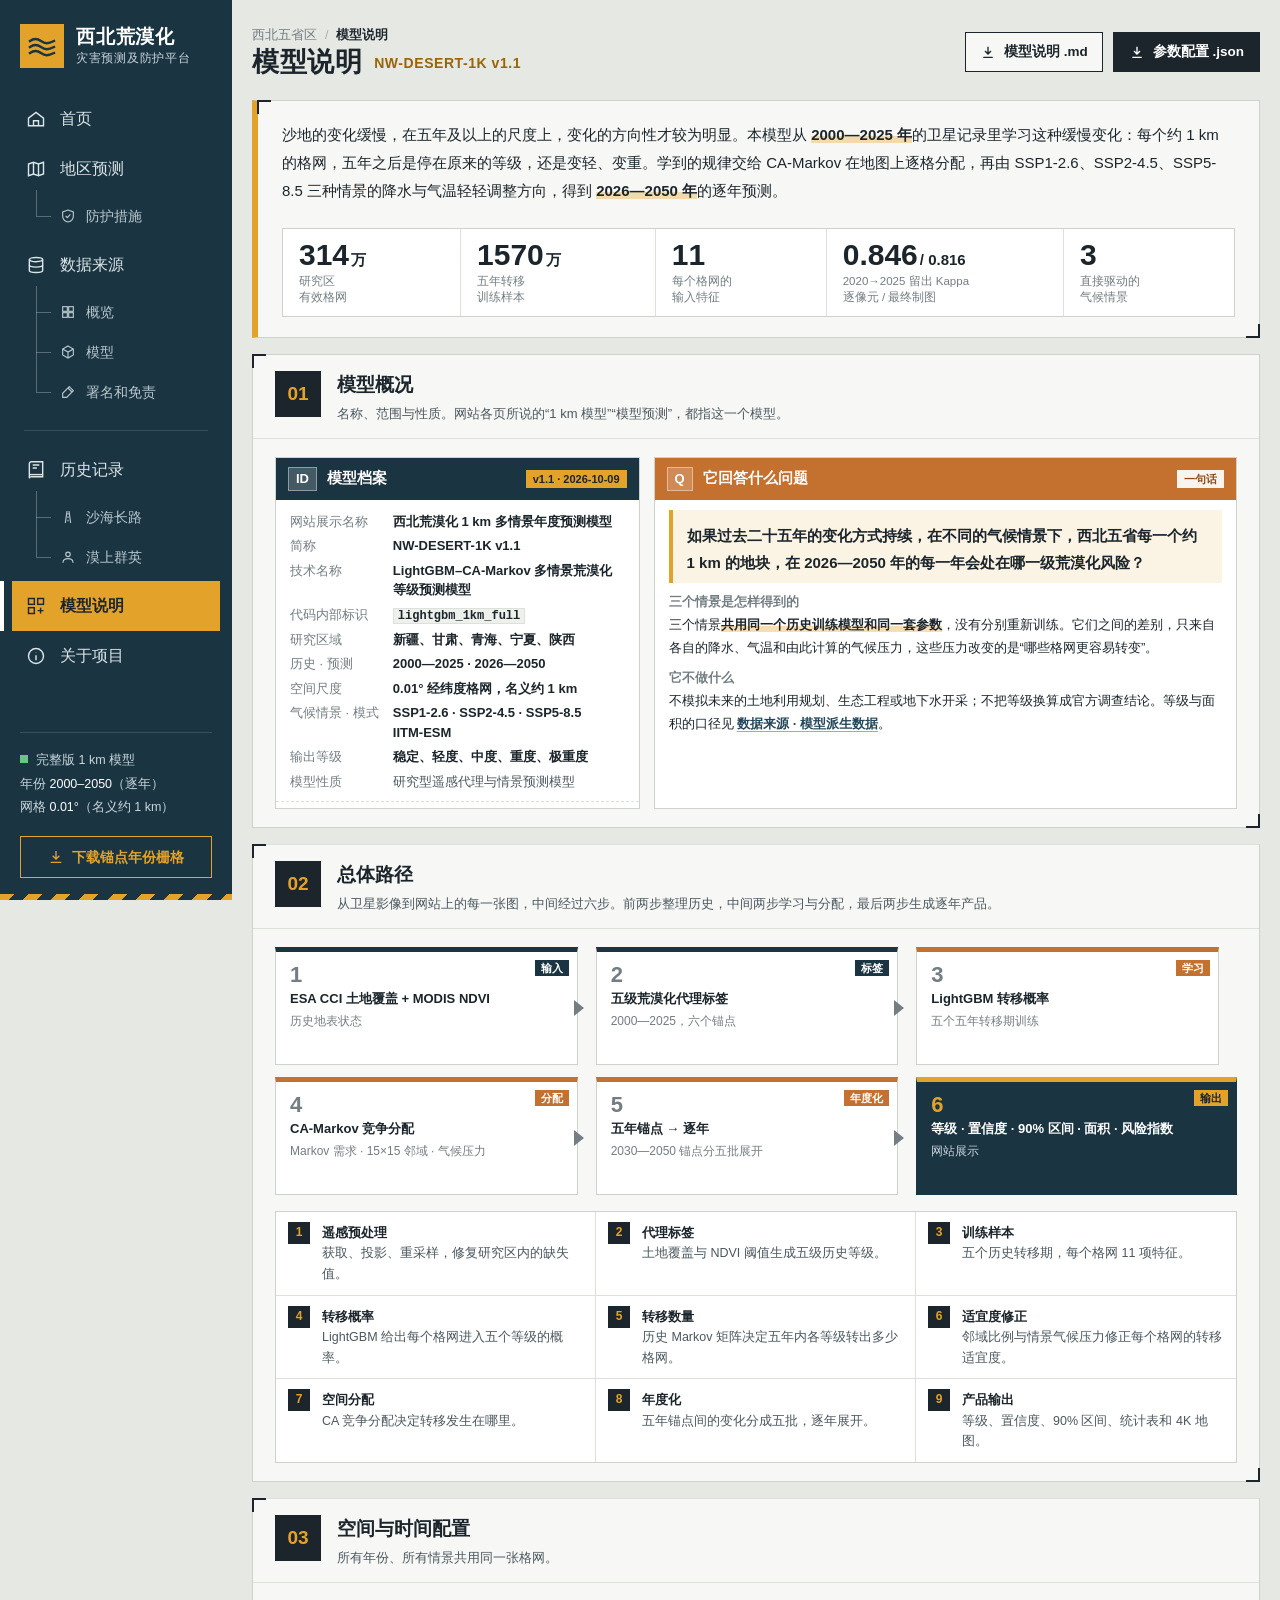
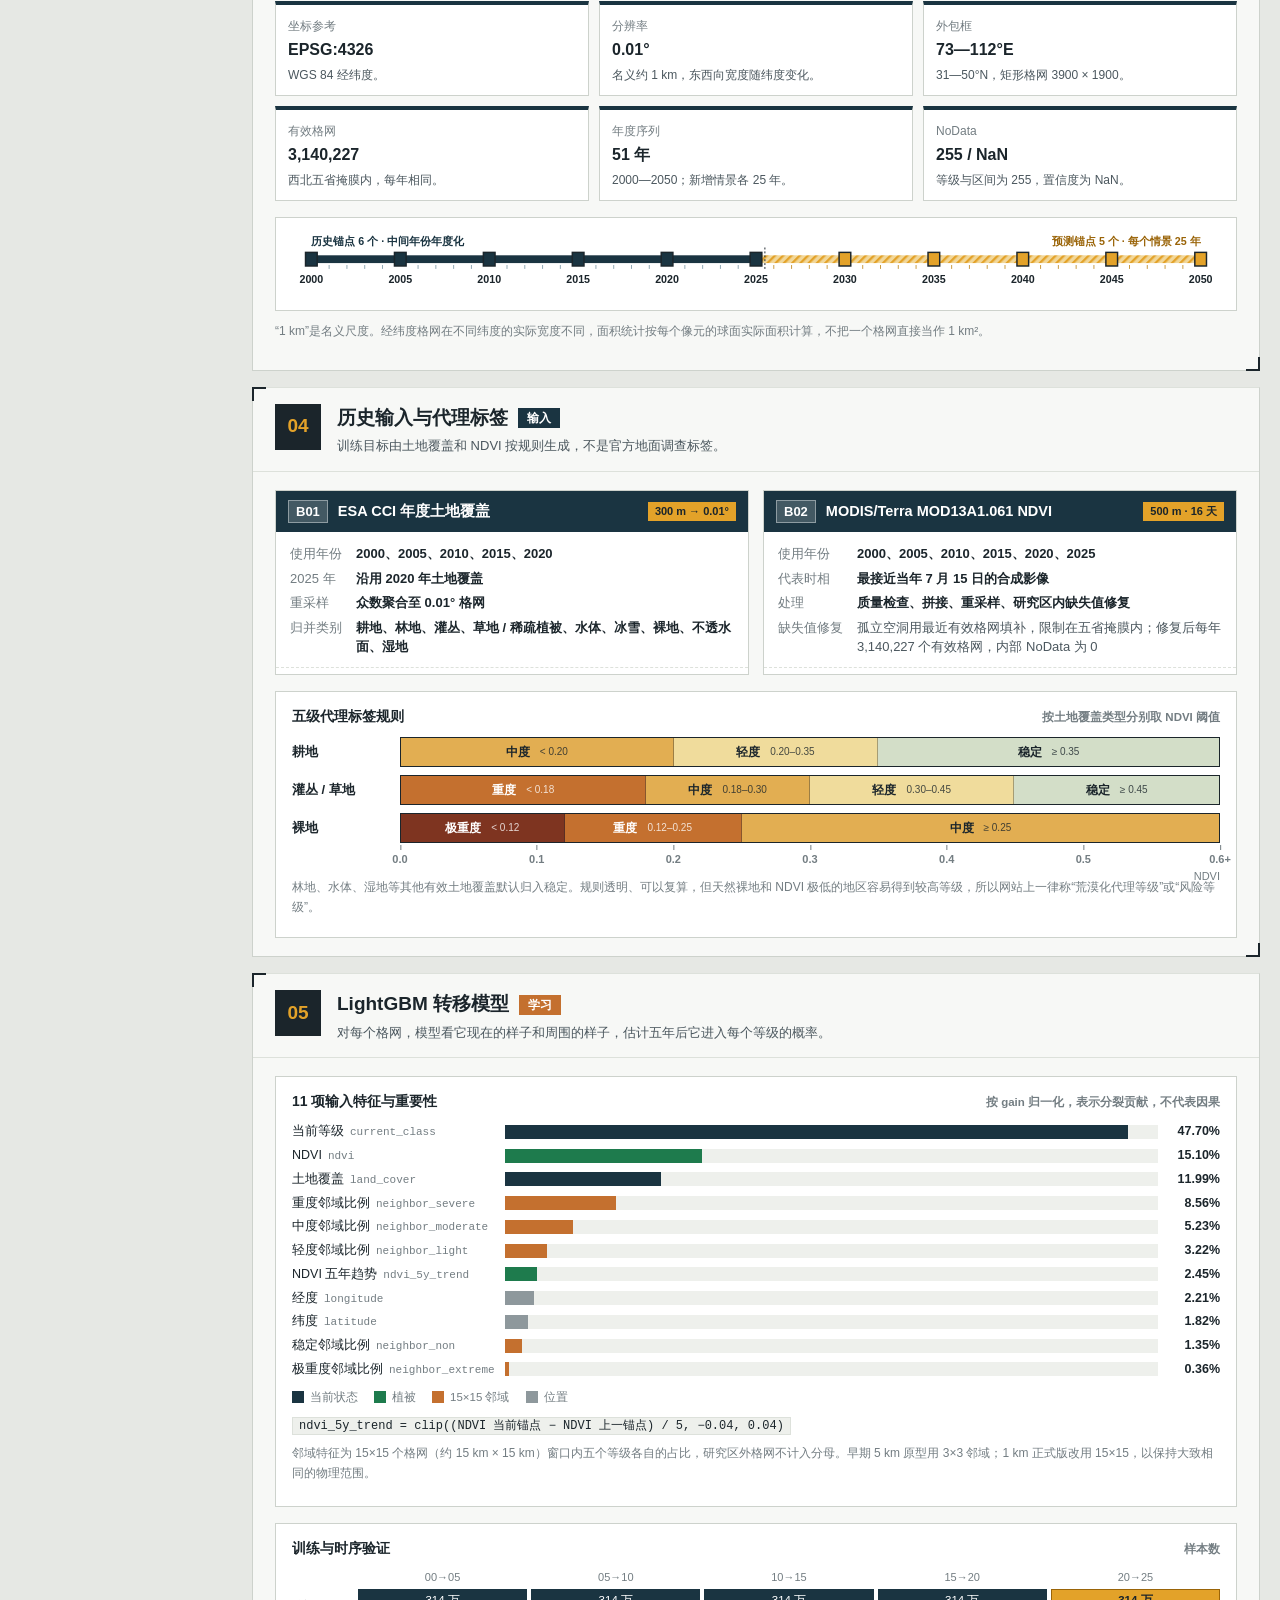
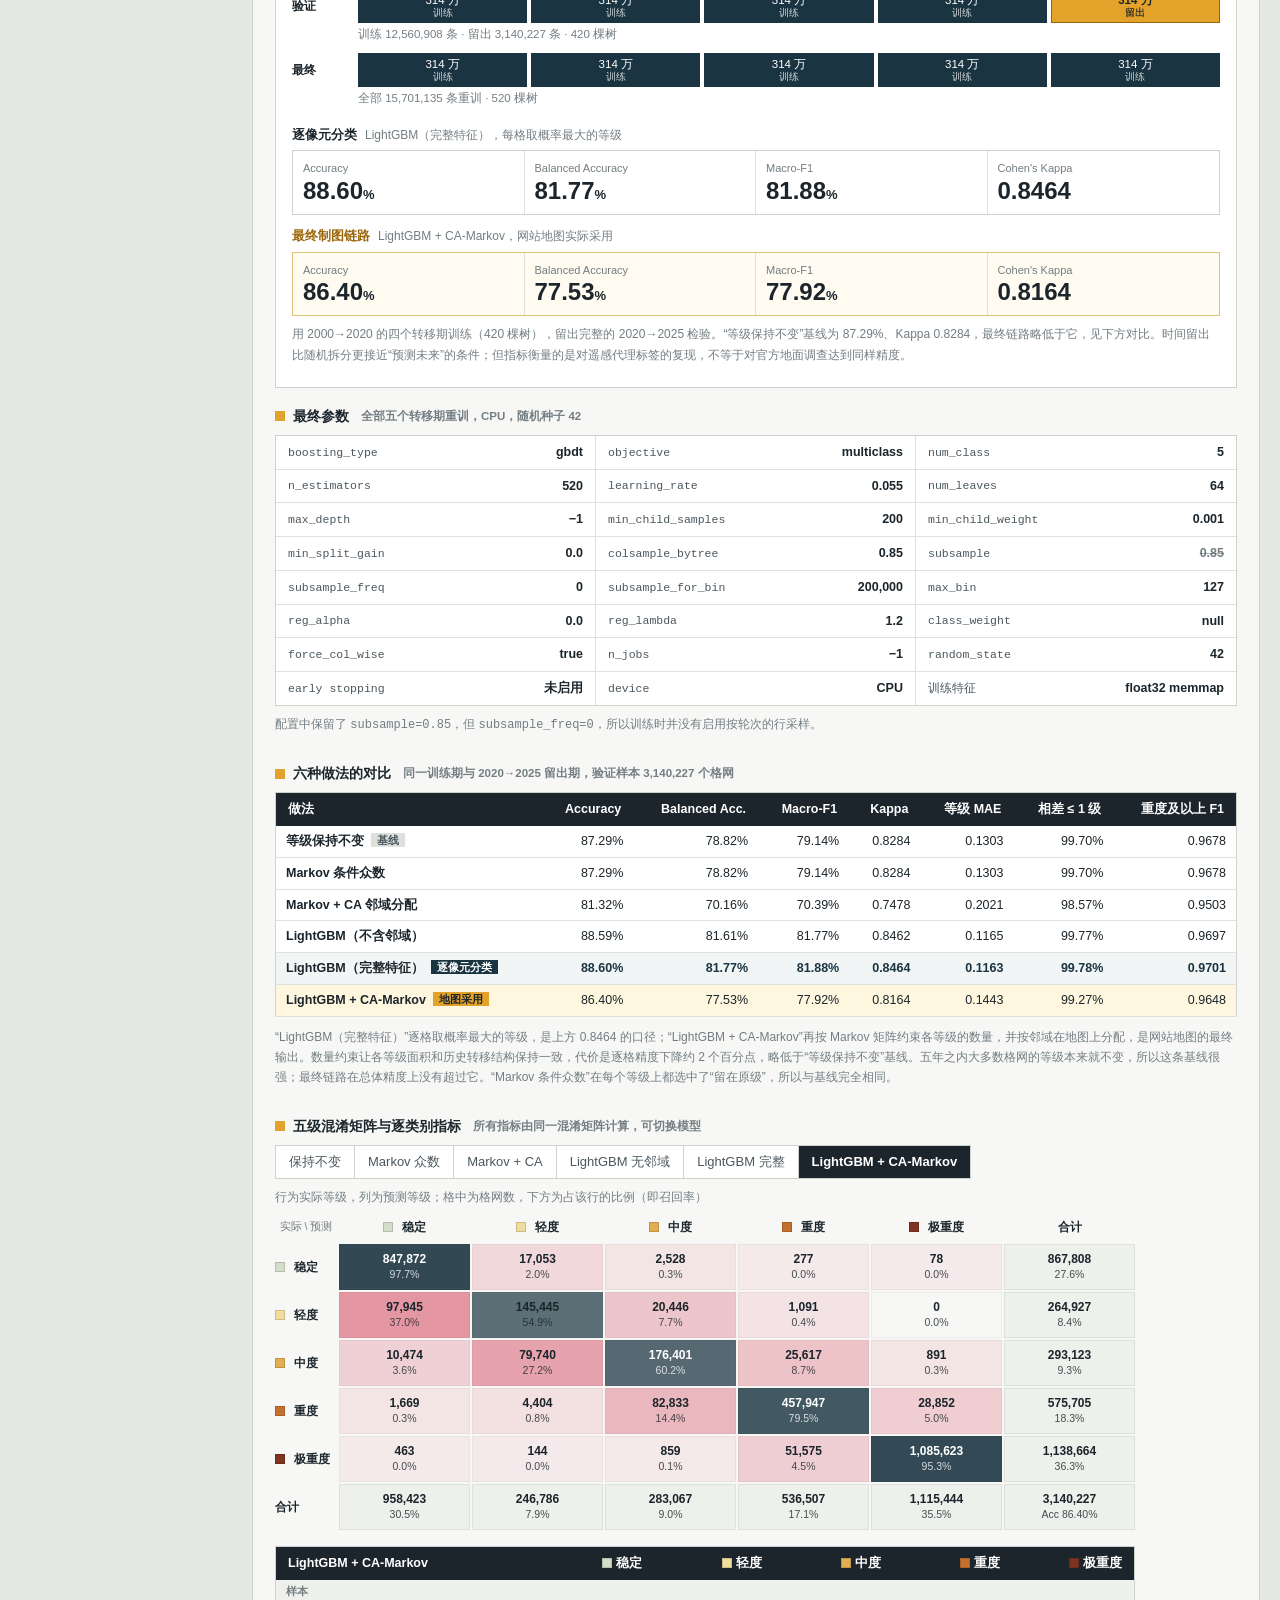
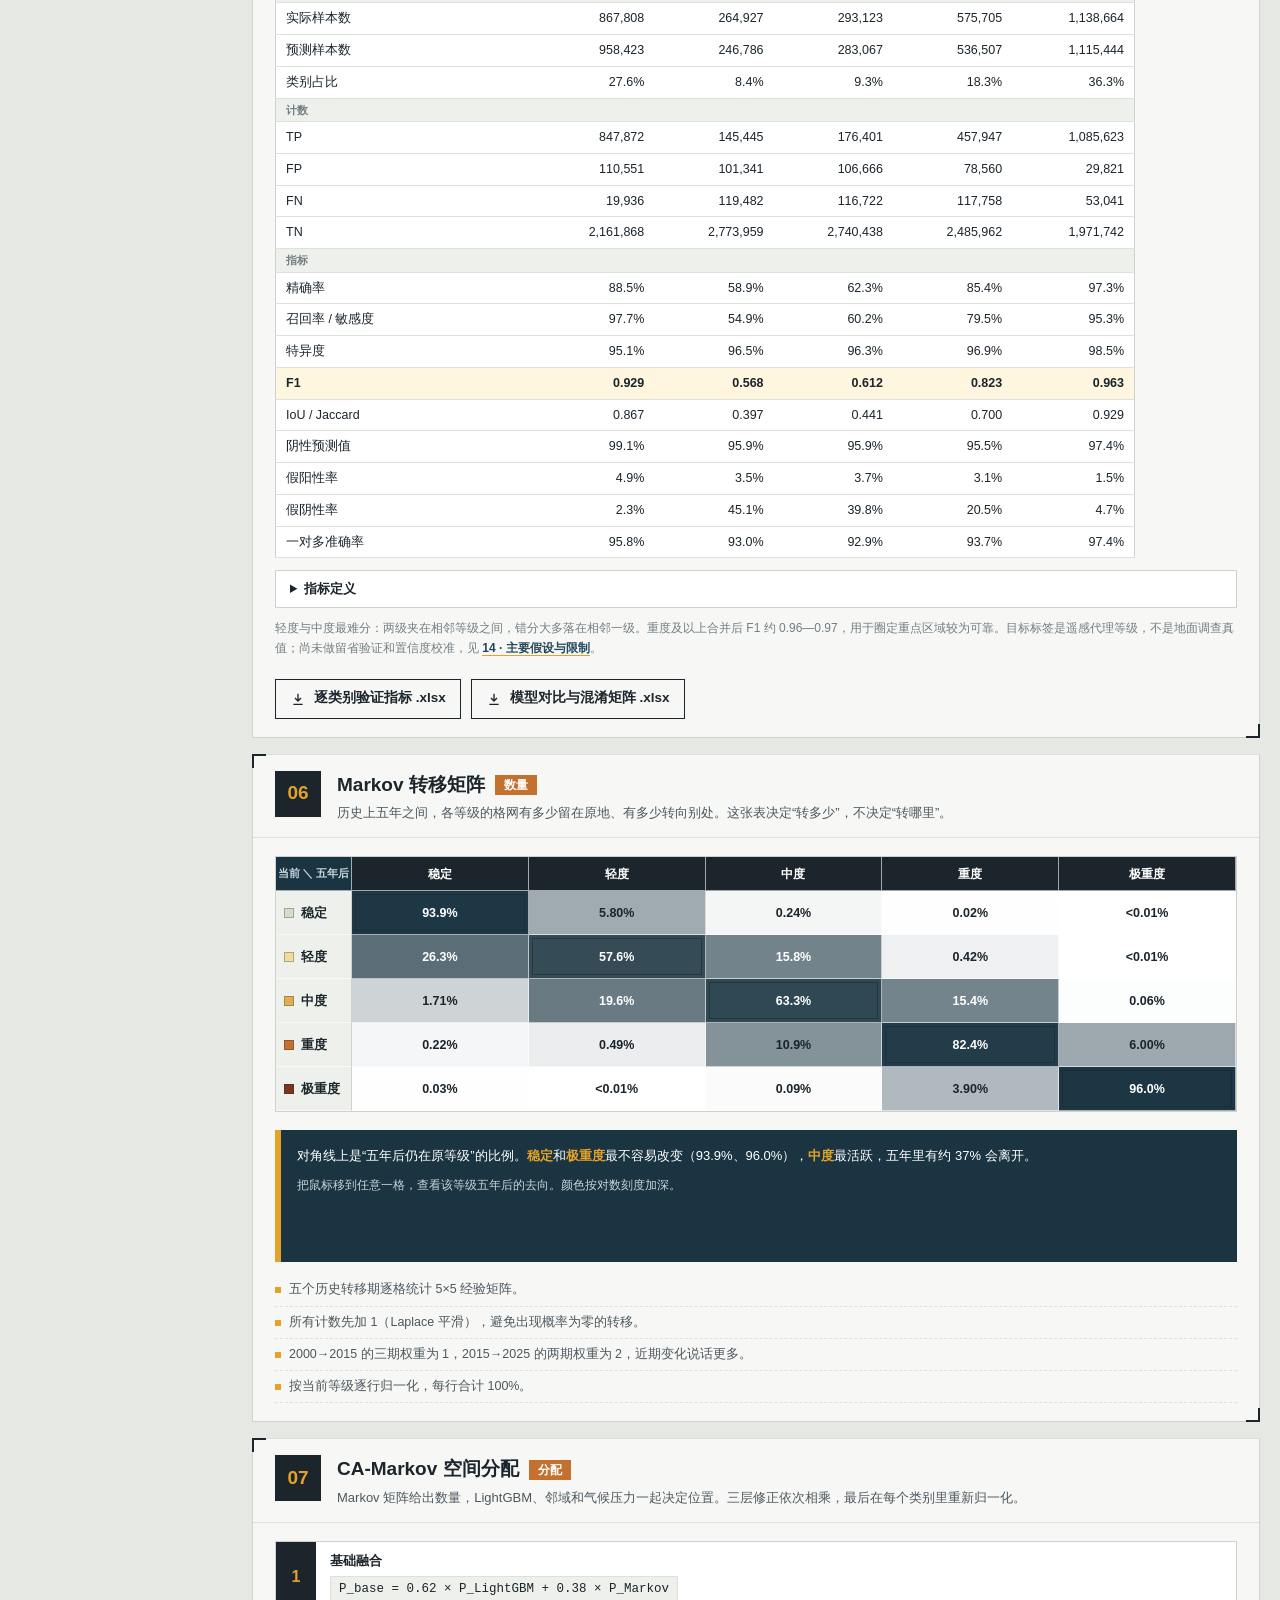
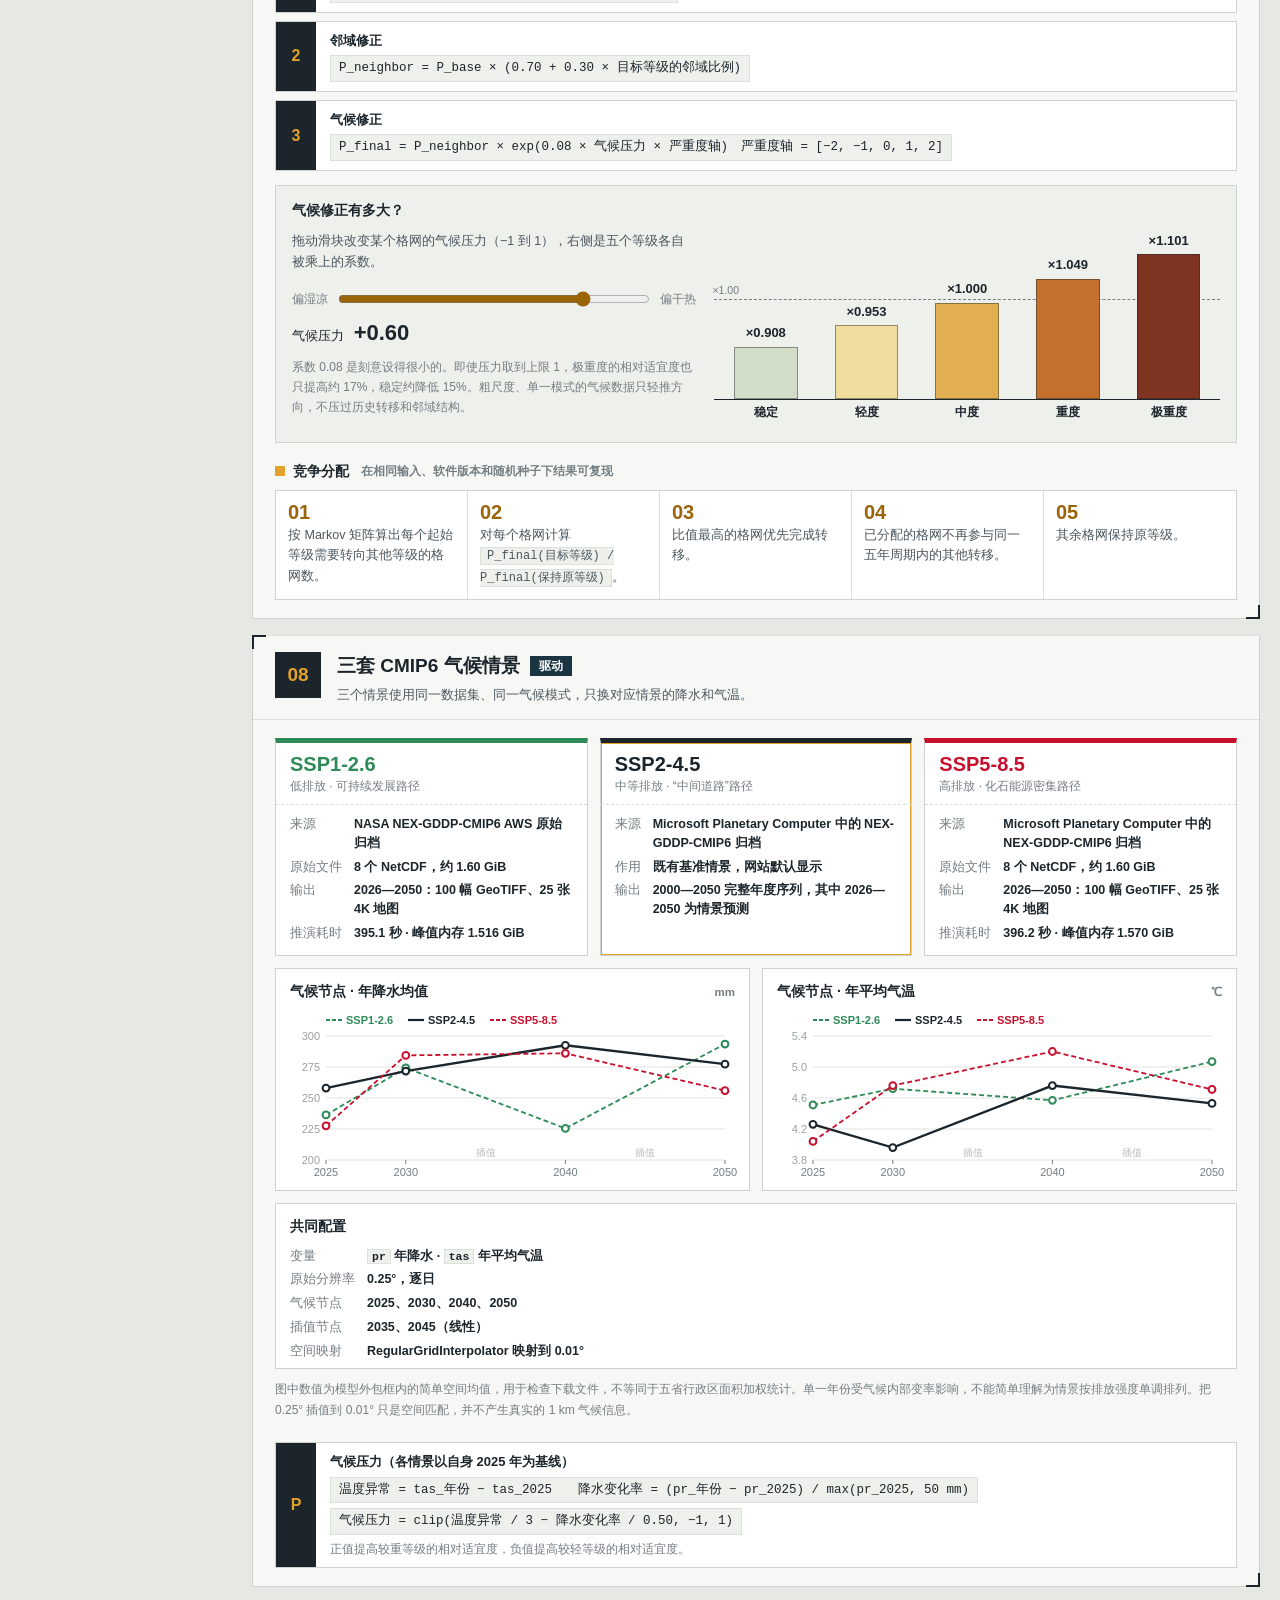
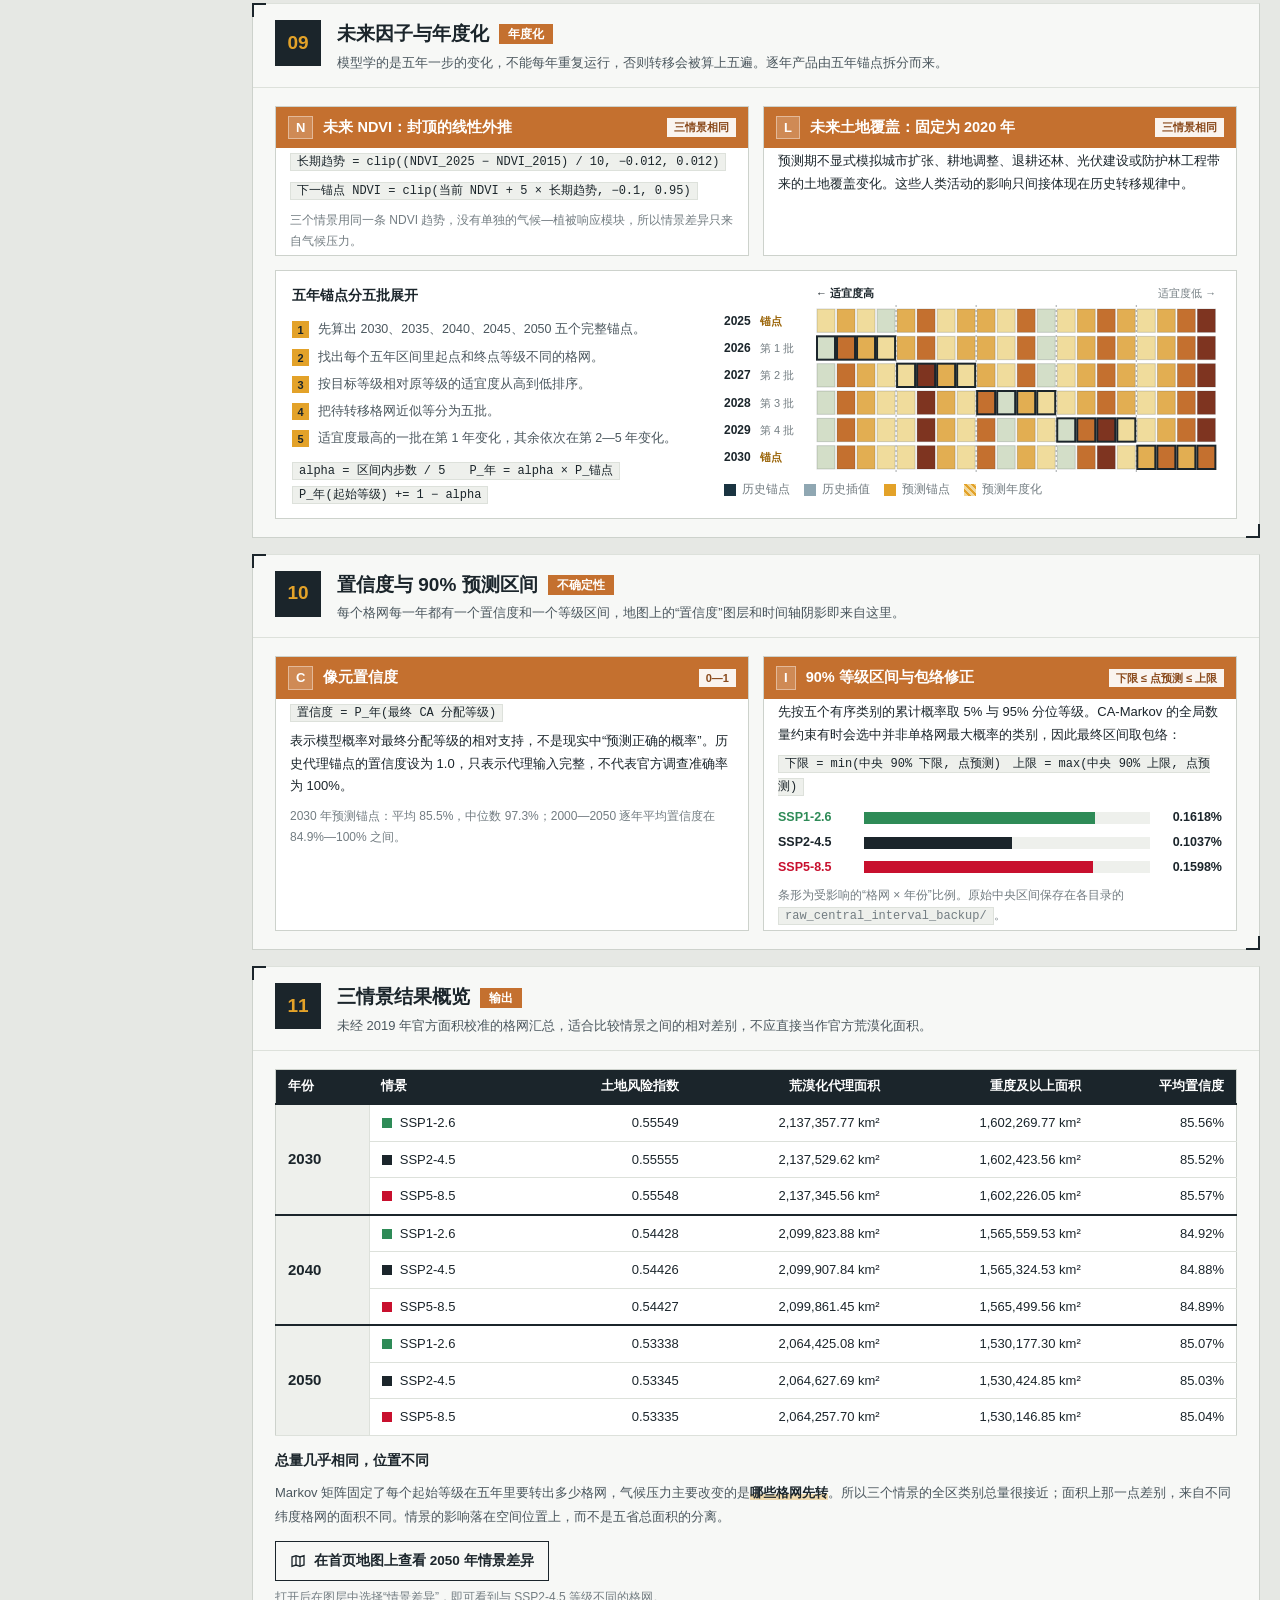
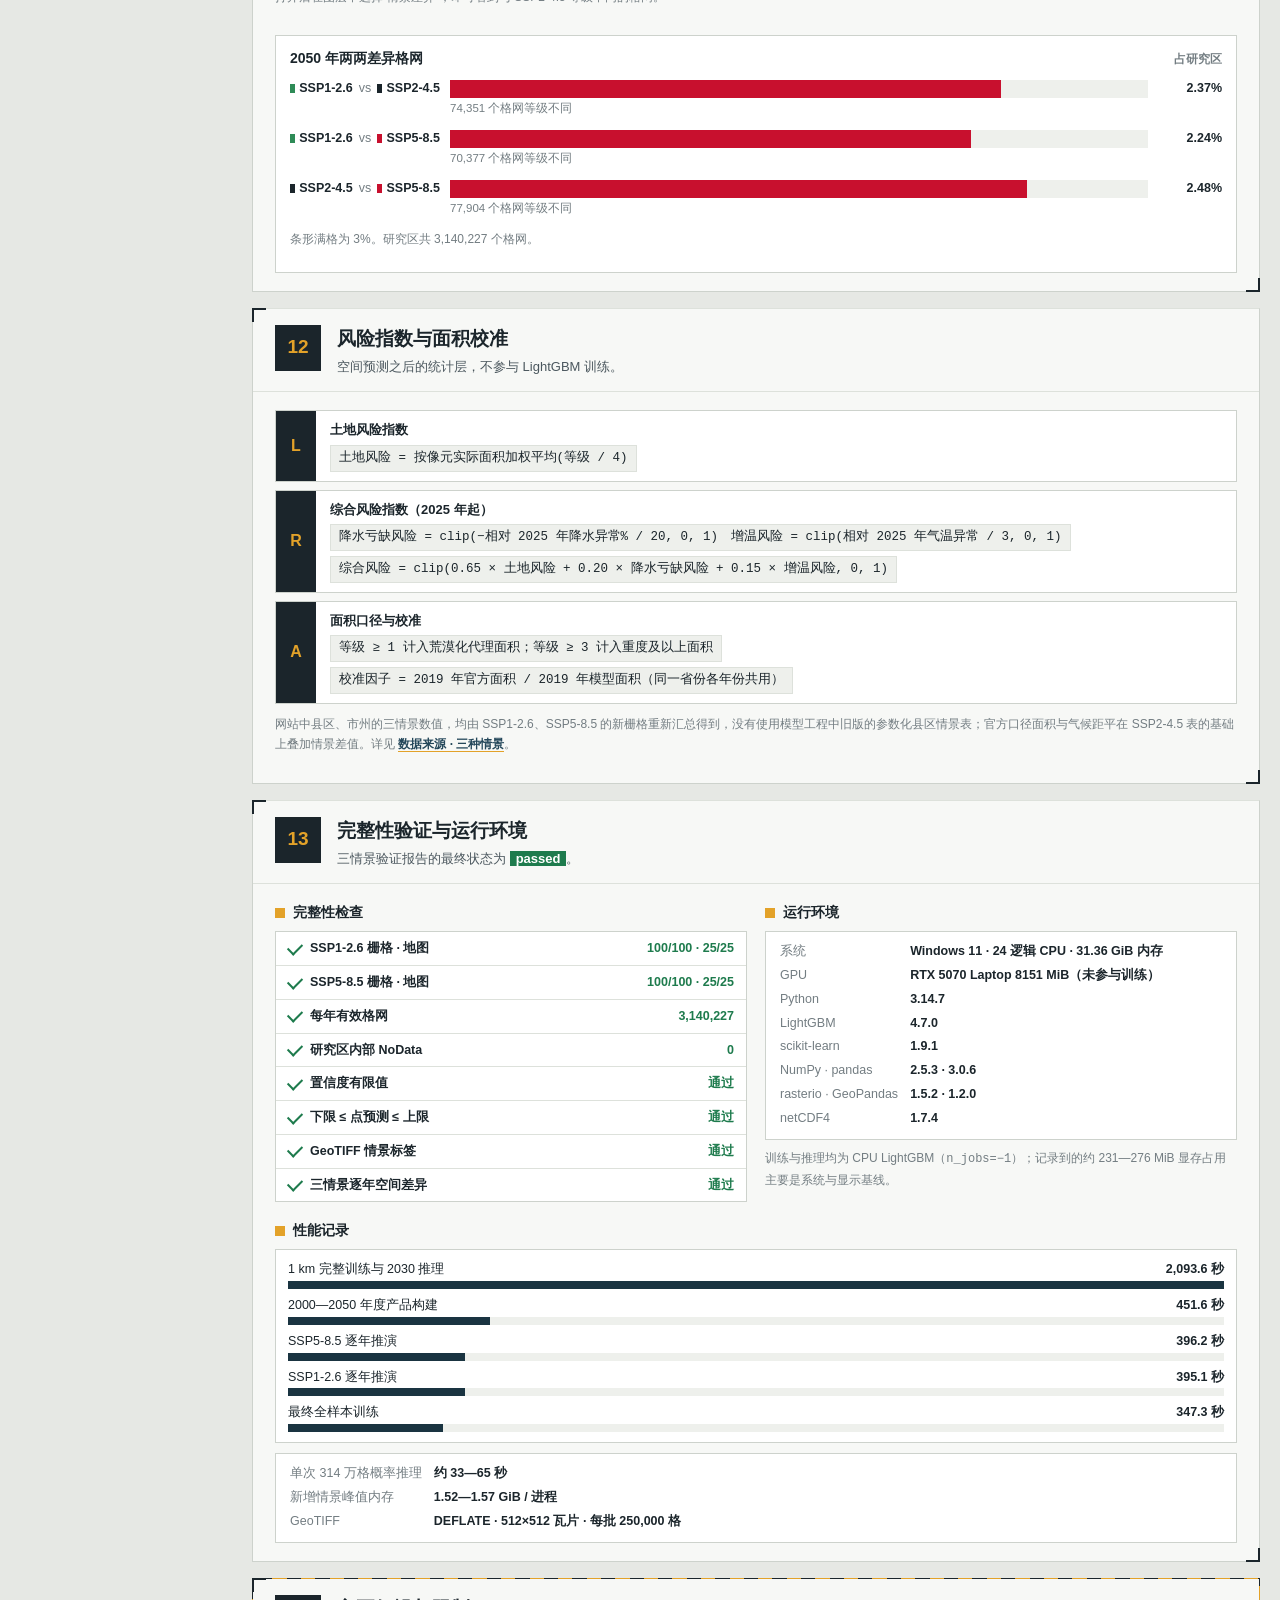
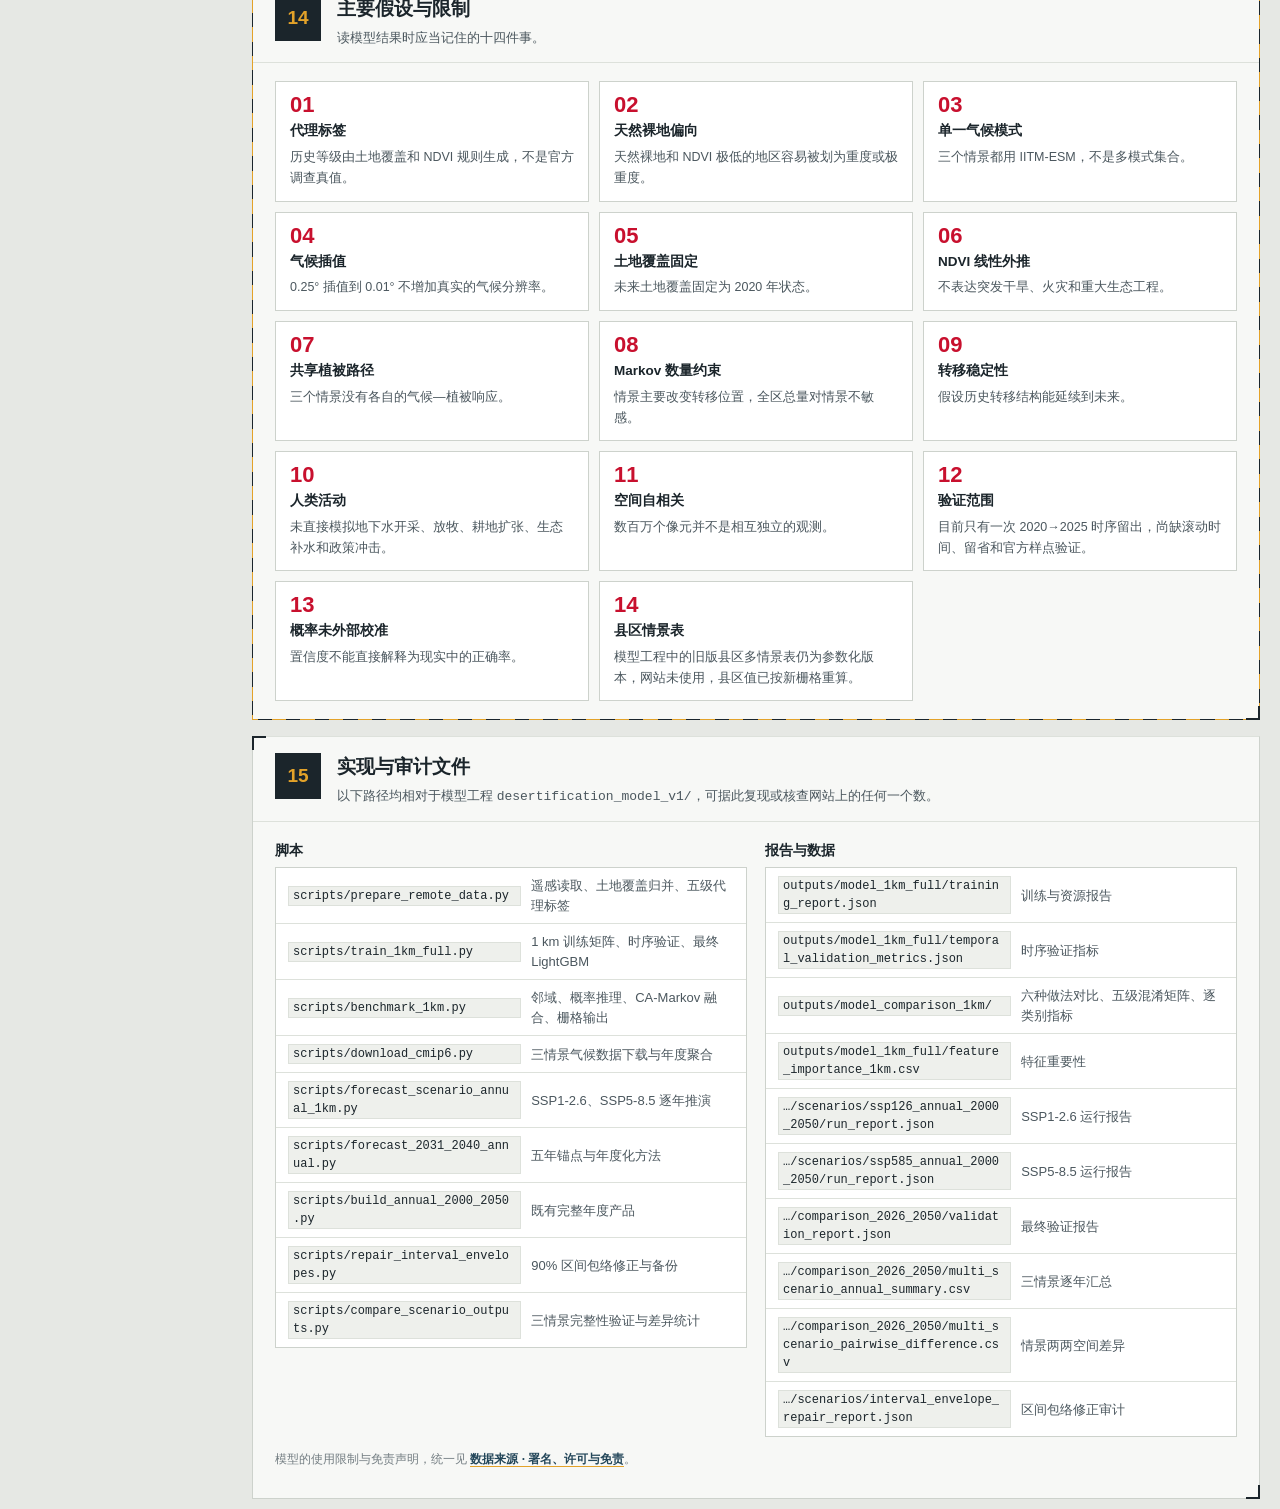
<file: model.html>
<!doctype html>
<html lang="zh-CN">
<head>
<meta charset="utf-8">
<meta name="viewport" content="width=device-width, initial-scale=1">
<title>模型说明 · 西北荒漠化灾害预测及防护平台</title>
<meta name="description" content="NW-DESERT-1K v1.1：西北五省 1 km LightGBM–CA-Markov 多情景年度荒漠化预测模型的结构、参数、验证、情景设置与限制。">
<link rel="icon" href="assets/img/favicon.svg" type="image/svg+xml">
<style>html{background:#E6E8E4}</style>
<script>(function(){var h=document.documentElement;h.classList.add('pre');try{if(sessionStorage.getItem('nw-nav'))h.classList.add('internal')}catch(e){}setTimeout(function(){h.classList.remove('pre')},3000)})();</script>
<link rel="stylesheet" href="assets/css/site.css?v=20261010c">
<link rel="stylesheet" href="assets/css/data.css?v=20261010c">
<link rel="stylesheet" href="assets/css/model.css?v=20261010g">
</head>
<body>

<nav class="side" aria-label="主导航">
  <div class="brand">
    <div class="mark" aria-hidden="true">
      <svg width="28" height="28" viewBox="0 0 28 28" fill="none" stroke="#1A3441" stroke-width="2.4" stroke-linecap="square"><path d="M2 9c4-3 7-3 11 0s7 3 13 0"/><path d="M2 15c4-3 7-3 11 0s7 3 13 0"/><path d="M2 21c4-3 7-3 11 0s7 3 13 0"/></svg>
    </div>
    <div><b>西北荒漠化</b><small>灾害预测及防护平台</small></div>
  </div>
  <ul class="nav-list">
    <li><a href="index.html"><svg viewBox="0 0 24 24"><path d="M3 11l9-7 9 7v9H3z"/><path d="M9 20v-6h6v6"/></svg>首页</a></li>
    <li><a href="region.html"><svg viewBox="0 0 24 24"><path d="M3 6l6-2 6 2 6-2v14l-6 2-6-2-6 2z"/><path d="M9 4v14M15 6v14"/></svg>地区预测</a>
      <ul class="nav-sub"><li><a href="region.html#s=measures" data-sub="measures"><svg viewBox="0 0 24 24"><path d="M12 3l8 3v6c0 4.5-3.4 8-8 9-4.6-1-8-4.5-8-9V6z"/><path d="M8.5 12l2.5 2.5 4.5-5"/></svg>防护措施</a></li></ul></li>
    <li><a href="data.html"><svg viewBox="0 0 24 24"><ellipse cx="12" cy="5.5" rx="8" ry="2.5"/><path d="M4 5.5v13c0 1.4 3.6 2.5 8 2.5s8-1.1 8-2.5v-13"/><path d="M4 12c0 1.4 3.6 2.5 8 2.5s8-1.1 8-2.5"/></svg>数据来源</a>
      <ul class="nav-sub">
        <li><a href="data.html#s1" data-sub="ds-s1"><svg viewBox="0 0 24 24"><rect x="4" y="4" width="7" height="7"/><rect x="13" y="4" width="7" height="7"/><rect x="4" y="13" width="7" height="7"/><rect x="13" y="13" width="7" height="7"/></svg>概览</a></li>
        <li><a href="data.html#s5" data-sub="ds-s5"><svg viewBox="0 0 24 24"><path d="M12 3l8 4.5v9L12 21l-8-4.5v-9z"/><path d="M4 7.5l8 4.5 8-4.5M12 12v9"/></svg>模型</a></li>
        <li><a href="data.html#s11" data-sub="ds-s11"><svg viewBox="0 0 24 24"><path d="M14 4l6 6-10 10H4v-6z"/><path d="M12 6l6 6"/></svg>署名和免责</a></li>
      </ul></li>
  </ul>
  <div class="nav-sep"></div>
  <ul class="nav-list">
    <li><a href="history.html"><svg viewBox="0 0 24 24"><path d="M4 4.5A2.5 2.5 0 0 1 6.5 2H20v18H6.5A2.5 2.5 0 0 0 4 22z"/><path d="M4 17.5h16"/><path d="M8 6h8M8 9.5h5"/></svg>历史记录</a>
      <ul class="nav-sub">
        <li><a href="history.html" data-sub="hs-road"><svg viewBox="0 0 24 24"><path d="M8 21L10.5 3M16 21L13.5 3"/><path d="M12 6v2.5M12 11v2.5M12 16v2.5"/></svg>沙海长路</a></li>
        <li><a href="heroes.html" data-sub="hs-people"><svg viewBox="0 0 24 24"><circle cx="12" cy="8" r="3.4"/><path d="M4.5 20.5c0-3.6 3.3-6 7.5-6s7.5 2.4 7.5 6"/></svg>漠上群英</a></li>
      </ul></li>
    <li><a href="model.html" class="on" aria-current="page"><svg viewBox="0 0 24 24"><rect x="3" y="3" width="7" height="7"/><rect x="14" y="3" width="7" height="7"/><rect x="3" y="14" width="7" height="7"/><path d="M17.5 14v7M14 17.5h7"/></svg>模型说明</a></li>
    <li><a href="about.html"><svg viewBox="0 0 24 24"><circle cx="12" cy="12" r="9"/><path d="M12 11v6M12 7.5v.3"/></svg>关于项目</a></li>
  </ul>
  <div class="nav-foot">
    <div class="status">
      <div><span class="dot"></span>完整版 1 km 模型</div>
      <div>年份 <b>2000–2050</b>（逐年）</div>
      <div>网格 <b>0.01°</b>（名义约 1 km）</div>
    </div>
    <a class="btn-dl" href="assets/downloads/desertification_1km_2000_2050_anchors.zip" download>
      <svg width="16" height="16" viewBox="0 0 24 24" fill="none" stroke="currentColor" stroke-width="2"><path d="M12 3v12M7 10l5 5 5-5M4 20h16"/></svg>
      下载锚点年份栅格
    </a>
  </div>
</nav>
<main class="ds md">
  <header class="top ds-head" data-anim>
    <div class="ttl">
      <div class="crumb"><a href="index.html">西北五省区</a><i>/</i><b>模型说明</b></div>
      <h1>模型说明<small class="num">NW-DESERT-1K v1.1</small></h1>
    </div>
    <div class="top-tools">
      <a class="btn-o" href="assets/downloads/website_model_description.md" download><svg viewBox="0 0 24 24"><path d="M12 4v11M7.5 10.5L12 15l4.5-4.5M5 20h14"/></svg>模型说明 .md</a>
      <a class="btn-d" href="assets/downloads/model_config.json" download><svg viewBox="0 0 24 24"><path d="M12 4v11M7.5 10.5L12 15l4.5-4.5M5 20h14"/></svg>参数配置 .json</a>
    </div>
  </header>

  <div class="ds-body">
  <div class="ds-col">

  <!-- 摘要 -->
  <section class="panel reg ds-sum" data-anim>
    <p class="lead">沙地的变化缓慢，在五年及以上的尺度上，变化的方向性才较为明显。本模型从 <b>2000—2025 年</b>的卫星记录里学习这种缓慢变化：每个约 1 km 的格网，五年之后是停在原来的等级，还是变轻、变重。学到的规律交给 CA-Markov 在地图上逐格分配，再由 SSP1-2.6、SSP2-4.5、SSP5-8.5 三种情景的降水与气温轻轻调整方向，得到 <b>2026—2050 年</b>的逐年预测。</p>
    <div class="stats">
      <div><b class="num">314<small>万</small></b><span>研究区<br>有效格网</span></div>
      <div><b class="num">1570<small>万</small></b><span>五年转移<br>训练样本</span></div>
      <div><b class="num">11</b><span>每个格网的<br>输入特征</span></div>
      <div><b class="num">0.846<small>/ 0.816</small></b><span>2020→2025 留出 Kappa<br>逐像元 / 最终制图</span></div>
      <div><b class="num">3</b><span>直接驱动的<br>气候情景</span></div>
    </div>
  </section>

  <!-- 1 概况 -->
  <section class="panel reg sec" id="m1" data-anim>
    <div class="sh"><span class="no num">01</span><div><h2>模型概况</h2><p>名称、范围与性质。网站各页所说的“1 km 模型”“模型预测”，都指这一个模型。</p></div></div>
    <div class="cards c12">
      <article class="src">
        <header class="lB"><i class="num">ID</i><b>模型档案</b><span class="in">v1.1 · 2026-10-09</span></header>
        <dl>
          <dt>网站展示名称</dt><dd>西北荒漠化 1 km 多情景年度预测模型</dd>
          <dt>简称</dt><dd class="num">NW-DESERT-1K v1.1</dd>
          <dt>技术名称</dt><dd>LightGBM–CA-Markov 多情景荒漠化等级预测模型</dd>
          <dt>代码内部标识</dt><dd><code>lightgbm_1km_full</code></dd>
          <dt>研究区域</dt><dd>新疆、甘肃、青海、宁夏、陕西</dd>
          <dt>历史 · 预测</dt><dd class="num">2000—2025 · 2026—2050</dd>
          <dt>空间尺度</dt><dd>0.01° 经纬度格网，名义约 1 km</dd>
          <dt>气候情景 · 模式</dt><dd class="num">SSP1-2.6 · SSP2-4.5 · SSP5-8.5　IITM-ESM</dd>
          <dt>输出等级</dt><dd>稳定、轻度、中度、重度、极重度</dd>
          <dt>模型性质</dt><dd class="q">研究型遥感代理与情景预测模型</dd>
        </dl>
      </article>
      <article class="src">
        <header class="lE"><i class="num">Q</i><b>它回答什么问题</b><span class="in der">一句话</span></header>
        <p class="big">如果过去二十五年的变化方式持续，在不同的气候情景下，西北五省每一个约 1 km 的地块，在 2026—2050 年的每一年会处在哪一级荒漠化风险？</p>
        <h4>三个情景是怎样得到的</h4>
        <p>三个情景<b>共用同一个历史训练模型和同一套参数</b>，没有分别重新训练。它们之间的差别，只来自各自的降水、气温和由此计算的气候压力，这些压力改变的是“哪些格网更容易转变”。</p>
        <h4>它不做什么</h4>
        <p>不模拟未来的土地利用规划、生态工程或地下水开采；不把等级换算成官方调查结论。等级与面积的口径见 <a class="lk" href="data.html#s5">数据来源 · 模型派生数据</a>。</p>
      </article>
    </div>
  </section>

  <!-- 2 路径 -->
  <section class="panel reg sec" id="m2" data-anim>
    <div class="sh"><span class="no num">02</span><div><h2>总体路径</h2><p>从卫星影像到网站上的每一张图，中间经过六步。前两步整理历史，中间两步学习与分配，最后两步生成逐年产品。</p></div></div>
    <ol class="flow">
      <li class="lB"><span class="st num">1</span><b>ESA CCI 土地覆盖 + MODIS NDVI</b><small>历史地表状态</small><i>输入</i></li>
      <li class="lB"><span class="st num">2</span><b>五级荒漠化代理标签</b><small>2000—2025，六个锚点</small><i>标签</i></li>
      <li class="lE"><span class="st num">3</span><b>LightGBM 转移概率</b><small>五个五年转移期训练</small><i>学习</i></li>
      <li class="lE"><span class="st num">4</span><b>CA-Markov 竞争分配</b><small>Markov 需求 · 15×15 邻域 · 气候压力</small><i>分配</i></li>
      <li class="lE"><span class="st num">5</span><b>五年锚点 → 逐年</b><small>2030—2050 锚点分五批展开</small><i>年度化</i></li>
      <li class="out"><span class="st num">6</span><b>等级 · 置信度 · 90% 区间 · 面积 · 风险指数</b><small>网站展示</small><i>输出</i></li>
    </ol>
    <ol class="steps9">
      <li><b>遥感预处理</b>获取、投影、重采样，修复研究区内的缺失值。</li>
      <li><b>代理标签</b>土地覆盖与 NDVI 阈值生成五级历史等级。</li>
      <li><b>训练样本</b>五个历史转移期，每个格网 11 项特征。</li>
      <li><b>转移概率</b>LightGBM 给出每个格网进入五个等级的概率。</li>
      <li><b>转移数量</b>历史 Markov 矩阵决定五年内各等级转出多少格网。</li>
      <li><b>适宜度修正</b>邻域比例与情景气候压力修正每个格网的转移适宜度。</li>
      <li><b>空间分配</b>CA 竞争分配决定转移发生在哪里。</li>
      <li><b>年度化</b>五年锚点间的变化分成五批，逐年展开。</li>
      <li><b>产品输出</b>等级、置信度、90% 区间、统计表和 4K 地图。</li>
    </ol>
  </section>

  <!-- 3 时空 -->
  <section class="panel reg sec" id="m3" data-anim>
    <div class="sh"><span class="no num">03</span><div><h2>空间与时间配置</h2><p>所有年份、所有情景共用同一张格网。</p></div></div>
    <div class="prin">
      <div><span>坐标参考</span><b>EPSG:4326</b><p>WGS 84 经纬度。</p></div>
      <div><span>分辨率</span><b>0.01°</b><p>名义约 1 km，东西向宽度随纬度变化。</p></div>
      <div><span>外包框</span><b>73—112°E</b><p>31—50°N，矩形格网 3900 × 1900。</p></div>
      <div><span>有效格网</span><b>3,140,227</b><p>西北五省掩膜内，每年相同。</p></div>
      <div><span>年度序列</span><b>51 年</b><p>2000—2050；新增情景各 25 年。</p></div>
      <div><span>NoData</span><b>255 / NaN</b><p>等级与区间为 255，置信度为 NaN。</p></div>
    </div>
    <div class="mtl" id="mtl" aria-label="锚点与年度化示意"></div>
    <p class="note">“1 km”是名义尺度。经纬度格网在不同纬度的实际宽度不同，面积统计按每个像元的球面实际面积计算，不把一个格网直接当作 1 km²。</p>
  </section>

  <!-- 4 输入与标签 -->
  <section class="panel reg sec" id="m4" data-anim>
    <div class="sh"><span class="no num">04</span><div><h2>历史输入与代理标签<em class="tag lB">输入</em></h2><p>训练目标由土地覆盖和 NDVI 按规则生成，不是官方地面调查标签。</p></div></div>
    <div class="cards c2">
      <article class="src">
        <header class="lB"><i class="num">B01</i><b>ESA CCI 年度土地覆盖</b><span class="in">300 m → 0.01°</span></header>
        <dl><dt>使用年份</dt><dd class="num">2000、2005、2010、2015、2020</dd><dt>2025 年</dt><dd>沿用 2020 年土地覆盖</dd><dt>重采样</dt><dd>众数聚合至 0.01° 格网</dd><dt>归并类别</dt><dd>耕地、林地、灌丛、草地 / 稀疏植被、水体、冰雪、裸地、不透水面、湿地</dd></dl>
      </article>
      <article class="src">
        <header class="lB"><i class="num">B02</i><b>MODIS/Terra MOD13A1.061 NDVI</b><span class="in">500 m · 16 天</span></header>
        <dl><dt>使用年份</dt><dd class="num">2000、2005、2010、2015、2020、2025</dd><dt>代表时相</dt><dd>最接近当年 7 月 15 日的合成影像</dd><dt>处理</dt><dd>质量检查、拼接、重采样、研究区内缺失值修复</dd><dt>缺失值修复</dt><dd class="q">孤立空洞用最近有效格网填补，限制在五省掩膜内；修复后每年 3,140,227 个有效格网，内部 NoData 为 0</dd></dl>
      </article>
    </div>
    <div class="rulebox">
      <h3>五级代理标签规则<small>按土地覆盖类型分别取 NDVI 阈值</small></h3>
      <div class="rule" id="rule"></div>
      <p class="note">林地、水体、湿地等其他有效土地覆盖默认归入稳定。规则透明、可以复算，但天然裸地和 NDVI 极低的地区容易得到较高等级，所以网站上一律称“荒漠化代理等级”或“风险等级”。</p>
    </div>
  </section>

  <!-- 5 LightGBM -->
  <section class="panel reg sec" id="m5" data-anim>
    <div class="sh"><span class="no num">05</span><div><h2>LightGBM 转移模型<em class="tag lE">学习</em></h2><p>对每个格网，模型看它现在的样子和周围的样子，估计五年后它进入每个等级的概率。</p></div></div>
    <div class="m5grid">
      <div class="fbox">
        <h3>11 项输入特征与重要性<small>按 gain 归一化，表示分裂贡献，不代表因果</small></h3>
        <div class="fimp" id="fimp"></div>
        <div class="fleg"><span><i style="background:#1A3441"></i>当前状态</span><span><i style="background:#1E7B4D"></i>植被</span><span><i style="background:#C4702F"></i>15×15 邻域</span><span><i style="background:#8E989C"></i>位置</span></div>
        <p class="fx-s"><code>ndvi_5y_trend = clip((NDVI 当前锚点 − NDVI 上一锚点) / 5, −0.04, 0.04)</code></p>
        <p class="note">邻域特征为 15×15 个格网（约 15 km × 15 km）窗口内五个等级各自的占比，研究区外格网不计入分母。早期 5 km 原型用 3×3 邻域；1 km 正式版改用 15×15，以保持大致相同的物理范围。</p>
      </div>
      <div class="vbox">
        <h3>训练与时序验证<small>样本数</small></h3>
        <div class="vd" id="vd"></div>
        <p class="mlab"><b>逐像元分类</b>LightGBM（完整特征），每格取概率最大的等级</p>
        <div class="metrics">
          <div><span>Accuracy</span><b class="num">88.60<small>%</small></b></div>
          <div><span>Balanced Accuracy</span><b class="num">81.77<small>%</small></b></div>
          <div><span>Macro-F1</span><b class="num">81.88<small>%</small></b></div>
          <div><span>Cohen's Kappa</span><b class="num">0.8464</b></div>
        </div>
        <p class="mlab fin"><b>最终制图链路</b>LightGBM + CA-Markov，网站地图实际采用</p>
        <div class="metrics fin">
          <div><span>Accuracy</span><b class="num">86.40<small>%</small></b></div>
          <div><span>Balanced Accuracy</span><b class="num">77.53<small>%</small></b></div>
          <div><span>Macro-F1</span><b class="num">77.92<small>%</small></b></div>
          <div><span>Cohen's Kappa</span><b class="num">0.8164</b></div>
        </div>
        <p class="note">用 2000→2020 的四个转移期训练（420 棵树），留出完整的 2020→2025 检验。“等级保持不变”基线为 87.29%、Kappa 0.8284，最终链路略低于它，见下方对比。时间留出比随机拆分更接近“预测未来”的条件；但指标衡量的是对遥感代理标签的复现，不等于对官方地面调查达到同样精度。</p>
      </div>
    </div>
    <h3 class="hsub">最终参数<small>全部五个转移期重训，CPU，随机种子 42</small></h3>
    <div class="params">
      <div><code>boosting_type</code><b>gbdt</b></div><div><code>objective</code><b>multiclass</b></div><div><code>num_class</code><b>5</b></div><div><code>n_estimators</code><b>520</b></div>
      <div><code>learning_rate</code><b>0.055</b></div><div><code>num_leaves</code><b>64</b></div><div><code>max_depth</code><b>−1</b></div><div><code>min_child_samples</code><b>200</b></div>
      <div><code>min_child_weight</code><b>0.001</b></div><div><code>min_split_gain</code><b>0.0</b></div><div><code>colsample_bytree</code><b>0.85</b></div><div class="dim"><code>subsample</code><b>0.85</b></div>
      <div><code>subsample_freq</code><b>0</b></div><div><code>subsample_for_bin</code><b>200,000</b></div><div><code>max_bin</code><b>127</b></div><div><code>reg_alpha</code><b>0.0</b></div>
      <div><code>reg_lambda</code><b>1.2</b></div><div><code>class_weight</code><b>null</b></div><div><code>force_col_wise</code><b>true</b></div><div><code>n_jobs</code><b>−1</b></div>
      <div><code>random_state</code><b>42</b></div><div><code>early stopping</code><b>未启用</b></div><div><code>device</code><b>CPU</b></div><div><code>训练特征</code><b>float32 memmap</b></div>
    </div>
    <p class="note">配置中保留了 <code>subsample=0.85</code>，但 <code>subsample_freq=0</code>，所以训练时并没有启用按轮次的行采样。</p>

    <h3 class="hsub" id="m5v">六种做法的对比<small>同一训练期与 2020→2025 留出期，验证样本 3,140,227 个格网</small></h3>
    <div class="vtw"><table class="tbl vcmp" id="vcmp"></table></div>
    <p class="note">“LightGBM（完整特征）”逐格取概率最大的等级，是上方 0.8464 的口径；“LightGBM + CA-Markov”再按 Markov 矩阵约束各等级的数量，并按邻域在地图上分配，是网站地图的最终输出。数量约束让各等级面积和历史转移结构保持一致，代价是逐格精度下降约 2 个百分点，略低于“等级保持不变”基线。五年之内大多数格网的等级本来就不变，所以这条基线很强；最终链路在总体精度上没有超过它。“Markov 条件众数”在每个等级上都选中了“留在原级”，所以与基线完全相同。</p>

    <h3 class="hsub">五级混淆矩阵与逐类别指标<small>所有指标由同一混淆矩阵计算，可切换模型</small></h3>
    <div class="seg vseg" id="vseg" role="tablist" aria-label="选择模型"></div>
    <div class="vgrid">
      <div class="cmw"><div class="cmcap">行为实际等级，列为预测等级；格中为格网数，下方为占该行的比例（即召回率）</div><div class="cm" id="vcm"></div></div>
      <div class="vtw"><table class="tbl vpc" id="vpc"></table></div>
    </div>
    <details class="vdef">
      <summary>指标定义</summary>
      <table class="tbl">
        <thead><tr><th>指标</th><th>计算式</th><th>含义</th></tr></thead>
        <tbody>
          <tr><td>精确率</td><td><code>TP/(TP+FP)</code></td><td>被预测为该等级的像元中，实际属于该等级的比例</td></tr>
          <tr><td>召回率/敏感度</td><td><code>TP/(TP+FN)</code></td><td>实际属于该等级的像元中，被正确识别的比例</td></tr>
          <tr><td>特异度</td><td><code>TN/(TN+FP)</code></td><td>实际不属于该等级的像元中，被正确排除的比例</td></tr>
          <tr><td>F1</td><td><code>2×Precision×Recall/(Precision+Recall)</code></td><td>精确率和召回率的调和平均</td></tr>
          <tr><td>IoU/Jaccard</td><td><code>TP/(TP+FP+FN)</code></td><td>预测区域与实际区域的交并比</td></tr>
          <tr><td>阴性预测值</td><td><code>TN/(TN+FN)</code></td><td>被预测为其他等级的像元中，实际不属于该等级的比例</td></tr>
          <tr><td>假阳性率</td><td><code>FP/(FP+TN)</code></td><td>其他等级被误判为该等级的比例</td></tr>
          <tr><td>假阴性率</td><td><code>FN/(FN+TP)</code></td><td>该等级被漏判为其他等级的比例</td></tr>
          <tr><td>一对多准确率</td><td><code>(TP+TN)/N</code></td><td>将该等级视为正类、其余等级视为负类时的准确率</td></tr>
          <tr><td>类别占比</td><td><code>(TP+FN)/N</code></td><td>该等级在验证样本中的实际比例</td></tr>
        </tbody>
      </table>
    </details>
    <p class="note">轻度与中度最难分：两级夹在相邻等级之间，错分大多落在相邻一级。重度及以上合并后 F1 约 0.96—0.97，用于圈定重点区域较为可靠。目标标签是遥感代理等级，不是地面调查真值；尚未做留省验证和置信度校准，见 <a class="lk" href="#m14">14 · 主要假设与限制</a>。</p>
    <div class="vdl">
      <a class="btn-o" href="assets/downloads/per_class_metrics_1km_2020-2025.xlsx" download><svg viewBox="0 0 24 24"><path d="M12 4v11M7.5 10.5L12 15l4.5-4.5M5 20h14"/></svg>逐类别验证指标 .xlsx</a>
      <a class="btn-o" href="assets/downloads/model_comparison_1km_2020-2025.xlsx" download><svg viewBox="0 0 24 24"><path d="M12 4v11M7.5 10.5L12 15l4.5-4.5M5 20h14"/></svg>模型对比与混淆矩阵 .xlsx</a>
    </div>
  </section>

  <!-- 6 Markov -->
  <section class="panel reg sec" id="m6" data-anim>
    <div class="sh"><span class="no num">06</span><div><h2>Markov 转移矩阵<em class="tag lE">数量</em></h2><p>历史上五年之间，各等级的格网有多少留在原地、有多少转向别处。这张表决定“转多少”，不决定“转哪里”。</p></div></div>
    <div class="mkwrap">
      <div class="mk" id="mk" role="table" aria-label="五年 Markov 转移矩阵"></div>
      <div class="mkside">
        <div class="mkread" id="mkread"></div>
        <ul class="mkhow">
          <li>五个历史转移期逐格统计 5×5 经验矩阵。</li>
          <li>所有计数先加 1（Laplace 平滑），避免出现概率为零的转移。</li>
          <li>2000→2015 的三期权重为 1，2015→2025 的两期权重为 2，近期变化说话更多。</li>
          <li>按当前等级逐行归一化，每行合计 100%。</li>
        </ul>
      </div>
    </div>
  </section>

  <!-- 7 CA-Markov -->
  <section class="panel reg sec" id="m7" data-anim>
    <div class="sh"><span class="no num">07</span><div><h2>CA-Markov 空间分配<em class="tag lE">分配</em></h2><p>Markov 矩阵给出数量，LightGBM、邻域和气候压力一起决定位置。三层修正依次相乘，最后在每个类别里重新归一化。</p></div></div>
    <div class="fxs">
      <div class="fx"><span class="n num">1</span><div><b>基础融合</b><code>P_base = 0.62 × P_LightGBM + 0.38 × P_Markov</code></div></div>
      <div class="fx"><span class="n num">2</span><div><b>邻域修正</b><code>P_neighbor = P_base × (0.70 + 0.30 × 目标等级的邻域比例)</code></div></div>
      <div class="fx"><span class="n num">3</span><div><b>气候修正</b><code>P_final = P_neighbor × exp(0.08 × 气候压力 × 严重度轴)　严重度轴 = [−2, −1, 0, 1, 2]</code></div></div>
    </div>
    <div class="demo">
      <div class="dctl">
        <h3>气候修正有多大？</h3>
        <p>拖动滑块改变某个格网的气候压力（−1 到 1），右侧是五个等级各自被乘上的系数。</p>
        <label class="sl"><span>偏湿凉</span><input type="range" id="cp" min="-1" max="1" step="0.05" value="0.6" aria-label="气候压力"><span>偏干热</span></label>
        <div class="cpv">气候压力 <b class="num" id="cpv">+0.60</b></div>
        <p class="note">系数 0.08 是刻意设得很小的。即使压力取到上限 1，极重度的相对适宜度也只提高约 17%，稳定约降低 15%。粗尺度、单一模式的气候数据只轻推方向，不压过历史转移和邻域结构。</p>
      </div>
      <div class="dbars" id="dbars"></div>
    </div>
    <h3 class="hsub">竞争分配<small>在相同输入、软件版本和随机种子下结果可复现</small></h3>
    <ol class="alloc">
      <li>按 Markov 矩阵算出每个起始等级需要转向其他等级的格网数。</li>
      <li>对每个格网计算 <code>P_final(目标等级) / P_final(保持原等级)</code>。</li>
      <li>比值最高的格网优先完成转移。</li>
      <li>已分配的格网不再参与同一五年周期内的其他转移。</li>
      <li>其余格网保持原等级。</li>
    </ol>
  </section>

  <!-- 8 情景 -->
  <section class="panel reg sec" id="m8" data-anim>
    <div class="sh"><span class="no num">08</span><div><h2>三套 CMIP6 气候情景<em class="tag lB">驱动</em></h2><p>三个情景使用同一数据集、同一气候模式，只换对应情景的降水和气温。</p></div></div>
    <div class="scn3">
      <article style="--sc:#2E8B57"><header><b class="num">SSP1-2.6</b><span>低排放 · 可持续发展路径</span></header>
        <dl><dt>来源</dt><dd>NASA NEX-GDDP-CMIP6 AWS 原始归档</dd><dt>原始文件</dt><dd class="num">8 个 NetCDF，约 1.60 GiB</dd><dt>输出</dt><dd class="num">2026—2050：100 幅 GeoTIFF、25 张 4K 地图</dd><dt>推演耗时</dt><dd class="num">395.1 秒 · 峰值内存 1.516 GiB</dd></dl></article>
      <article style="--sc:#1B252B" class="mid"><header><b class="num">SSP2-4.5</b><span>中等排放 · “中间道路”路径</span></header>
        <dl><dt>来源</dt><dd>Microsoft Planetary Computer 中的 NEX-GDDP-CMIP6 归档</dd><dt>作用</dt><dd>既有基准情景，网站默认显示</dd><dt>输出</dt><dd class="num">2000—2050 完整年度序列，其中 2026—2050 为情景预测</dd></dl></article>
      <article style="--sc:#C8102E"><header><b class="num">SSP5-8.5</b><span>高排放 · 化石能源密集路径</span></header>
        <dl><dt>来源</dt><dd>Microsoft Planetary Computer 中的 NEX-GDDP-CMIP6 归档</dd><dt>原始文件</dt><dd class="num">8 个 NetCDF，约 1.60 GiB</dd><dt>输出</dt><dd class="num">2026—2050：100 幅 GeoTIFF、25 张 4K 地图</dd><dt>推演耗时</dt><dd class="num">396.2 秒 · 峰值内存 1.570 GiB</dd></dl></article>
    </div>
    <div class="climrow">
      <div class="clim"><h3>气候节点 · 年降水均值<small>mm</small></h3><svg id="cP" aria-label="三情景年降水节点"></svg></div>
      <div class="clim"><h3>气候节点 · 年平均气温<small>℃</small></h3><svg id="cT" aria-label="三情景年平均气温节点"></svg></div>
      <div class="ccfg">
        <h3>共同配置</h3>
        <dl><dt>变量</dt><dd><code>pr</code> 年降水 · <code>tas</code> 年平均气温</dd><dt>原始分辨率</dt><dd class="num">0.25°，逐日</dd><dt>气候节点</dt><dd class="num">2025、2030、2040、2050</dd><dt>插值节点</dt><dd class="num">2035、2045（线性）</dd><dt>空间映射</dt><dd>RegularGridInterpolator 映射到 0.01°</dd></dl>
      </div>
    </div>
    <p class="note">图中数值为模型外包框内的简单空间均值，用于检查下载文件，不等同于五省行政区面积加权统计。单一年份受气候内部变率影响，不能简单理解为情景按排放强度单调排列。把 0.25° 插值到 0.01° 只是空间匹配，并不产生真实的 1 km 气候信息。</p>
    <div class="fx wide"><span class="n num">P</span><div><b>气候压力（各情景以自身 2025 年为基线）</b><code>温度异常 = tas_年份 − tas_2025　　降水变化率 = (pr_年份 − pr_2025) / max(pr_2025, 50 mm)</code><code>气候压力 = clip(温度异常 / 3 − 降水变化率 / 0.50, −1, 1)</code><small>正值提高较重等级的相对适宜度，负值提高较轻等级的相对适宜度。</small></div></div>
  </section>

  <!-- 9 年度化 -->
  <section class="panel reg sec" id="m9" data-anim>
    <div class="sh"><span class="no num">09</span><div><h2>未来因子与年度化<em class="tag lE">年度化</em></h2><p>模型学的是五年一步的变化，不能每年重复运行，否则转移会被算上五遍。逐年产品由五年锚点拆分而来。</p></div></div>
    <div class="cards c2">
      <article class="src">
        <header class="lE"><i class="num">N</i><b>未来 NDVI：封顶的线性外推</b><span class="in der">三情景相同</span></header>
        <p><code>长期趋势 = clip((NDVI_2025 − NDVI_2015) / 10, −0.012, 0.012)</code></p>
        <p><code>下一锚点 NDVI = clip(当前 NDVI + 5 × 长期趋势, −0.1, 0.95)</code></p>
        <p class="note">三个情景用同一条 NDVI 趋势，没有单独的气候—植被响应模块，所以情景差异只来自气候压力。</p>
      </article>
      <article class="src">
        <header class="lE"><i class="num">L</i><b>未来土地覆盖：固定为 2020 年</b><span class="in der">三情景相同</span></header>
        <p>预测期不显式模拟城市扩张、耕地调整、退耕还林、光伏建设或防护林工程带来的土地覆盖变化。这些人类活动的影响只间接体现在历史转移规律中。</p>
      </article>
    </div>
    <div class="annu">
      <div class="annu-l">
        <h3>五年锚点分五批展开</h3>
        <ol>
          <li>先算出 2030、2035、2040、2045、2050 五个完整锚点。</li>
          <li>找出每个五年区间里起点和终点等级不同的格网。</li>
          <li>按目标等级相对原等级的适宜度从高到低排序。</li>
          <li>把待转移格网近似等分为五批。</li>
          <li>适宜度最高的一批在第 1 年变化，其余依次在第 2—5 年变化。</li>
        </ol>
        <p class="fx-s"><code>alpha = 区间内步数 / 5　　P_年 = alpha × P_锚点</code></p>
        <p class="fx-s"><code>P_年(起始等级) += 1 − alpha</code></p>
      </div>
      <div class="annu-r"><svg id="annu" aria-label="年度化示意"></svg>
        <div class="ystat"><span class="h">历史锚点</span><span class="hi">历史插值</span><span class="f">预测锚点</span><span class="fi">预测年度化</span></div></div>
    </div>
  </section>

  <!-- 10 不确定性 -->
  <section class="panel reg sec" id="m10" data-anim>
    <div class="sh"><span class="no num">10</span><div><h2>置信度与 90% 预测区间<em class="tag lE">不确定性</em></h2><p>每个格网每一年都有一个置信度和一个等级区间，地图上的“置信度”图层和时间轴阴影即来自这里。</p></div></div>
    <div class="cards c2">
      <article class="src">
        <header class="lE"><i class="num">C</i><b>像元置信度</b><span class="in der">0—1</span></header>
        <p><code>置信度 = P_年(最终 CA 分配等级)</code></p>
        <p>表示模型概率对最终分配等级的相对支持，不是现实中“预测正确的概率”。历史代理锚点的置信度设为 1.0，只表示代理输入完整，不代表官方调查准确率为 100%。</p>
        <p class="note">2030 年预测锚点：平均 85.5%，中位数 97.3%；2000—2050 逐年平均置信度在 84.9%—100% 之间。</p>
      </article>
      <article class="src">
        <header class="lE"><i class="num">I</i><b>90% 等级区间与包络修正</b><span class="in der">下限 ≤ 点预测 ≤ 上限</span></header>
        <p>先按五个有序类别的累计概率取 5% 与 95% 分位等级。CA-Markov 的全局数量约束有时会选中并非单格网最大概率的类别，因此最终区间取包络：</p>
        <p><code>下限 = min(中央 90% 下限, 点预测)　上限 = max(中央 90% 上限, 点预测)</code></p>
        <div class="envb" id="envb"></div>
        <p class="note">条形为受影响的“格网 × 年份”比例。原始中央区间保存在各目录的 <code>raw_central_interval_backup/</code>。</p>
      </article>
    </div>
  </section>

  <!-- 11 结果 -->
  <section class="panel reg sec" id="m11" data-anim>
    <div class="sh"><span class="no num">11</span><div><h2>三情景结果概览<em class="tag lE">输出</em></h2><p>未经 2019 年官方面积校准的格网汇总，适合比较情景之间的相对差别，不应直接当作官方荒漠化面积。</p></div></div>
    <table class="tbl rtab">
      <thead><tr><th>年份</th><th>情景</th><th class="r">土地风险指数</th><th class="r">荒漠化代理面积</th><th class="r">重度及以上面积</th><th class="r">平均置信度</th></tr></thead>
      <tbody>
        <tr class="g"><td rowspan="3" class="num">2030</td><td><i style="background:#2E8B57"></i>SSP1-2.6</td><td class="r num">0.55549</td><td class="r num">2,137,357.77 km²</td><td class="r num">1,602,269.77 km²</td><td class="r num">85.56%</td></tr>
        <tr><td><i style="background:#1B252B"></i>SSP2-4.5</td><td class="r num">0.55555</td><td class="r num">2,137,529.62 km²</td><td class="r num">1,602,423.56 km²</td><td class="r num">85.52%</td></tr>
        <tr><td><i style="background:#C8102E"></i>SSP5-8.5</td><td class="r num">0.55548</td><td class="r num">2,137,345.56 km²</td><td class="r num">1,602,226.05 km²</td><td class="r num">85.57%</td></tr>
        <tr class="g"><td rowspan="3" class="num">2040</td><td><i style="background:#2E8B57"></i>SSP1-2.6</td><td class="r num">0.54428</td><td class="r num">2,099,823.88 km²</td><td class="r num">1,565,559.53 km²</td><td class="r num">84.92%</td></tr>
        <tr><td><i style="background:#1B252B"></i>SSP2-4.5</td><td class="r num">0.54426</td><td class="r num">2,099,907.84 km²</td><td class="r num">1,565,324.53 km²</td><td class="r num">84.88%</td></tr>
        <tr><td><i style="background:#C8102E"></i>SSP5-8.5</td><td class="r num">0.54427</td><td class="r num">2,099,861.45 km²</td><td class="r num">1,565,499.56 km²</td><td class="r num">84.89%</td></tr>
        <tr class="g"><td rowspan="3" class="num">2050</td><td><i style="background:#2E8B57"></i>SSP1-2.6</td><td class="r num">0.53338</td><td class="r num">2,064,425.08 km²</td><td class="r num">1,530,177.30 km²</td><td class="r num">85.07%</td></tr>
        <tr><td><i style="background:#1B252B"></i>SSP2-4.5</td><td class="r num">0.53345</td><td class="r num">2,064,627.69 km²</td><td class="r num">1,530,424.85 km²</td><td class="r num">85.03%</td></tr>
        <tr><td><i style="background:#C8102E"></i>SSP5-8.5</td><td class="r num">0.53335</td><td class="r num">2,064,257.70 km²</td><td class="r num">1,530,146.85 km²</td><td class="r num">85.04%</td></tr>
      </tbody>
    </table>
    <div class="why">
      <div class="why-l">
        <h3>总量几乎相同，位置不同</h3>
        <p>Markov 矩阵固定了每个起始等级在五年里要转出多少格网，气候压力主要改变的是<b>哪些格网先转</b>。所以三个情景的全区类别总量很接近；面积上那一点差别，来自不同纬度格网的面积不同。情景的影响落在空间位置上，而不是五省总面积的分离。</p>
        <a class="btn-o" href="index.html#y=2050&amp;sc=ssp585"><svg viewBox="0 0 24 24"><path d="M3 6l6-2 6 2 6-2v14l-6 2-6-2-6 2z"/><path d="M9 4v14M15 6v14"/></svg>在首页地图上查看 2050 年情景差异</a>
        <p class="note">打开后在图层中选择“情景差异”，即可看到与 SSP2-4.5 等级不同的格网。</p>
      </div>
      <div class="why-r">
        <h3>2050 年两两差异格网<small>占研究区</small></h3>
        <div class="pairs" id="pairs"></div>
      </div>
    </div>
  </section>

  <!-- 12 风险指数 -->
  <section class="panel reg sec" id="m12" data-anim>
    <div class="sh"><span class="no num">12</span><div><h2>风险指数与面积校准</h2><p>空间预测之后的统计层，不参与 LightGBM 训练。</p></div></div>
    <div class="fxs">
      <div class="fx"><span class="n num">L</span><div><b>土地风险指数</b><code>土地风险 = 按像元实际面积加权平均(等级 / 4)</code></div></div>
      <div class="fx"><span class="n num">R</span><div><b>综合风险指数（2025 年起）</b><code>降水亏缺风险 = clip(−相对 2025 年降水异常% / 20, 0, 1)　增温风险 = clip(相对 2025 年气温异常 / 3, 0, 1)</code><code>综合风险 = clip(0.65 × 土地风险 + 0.20 × 降水亏缺风险 + 0.15 × 增温风险, 0, 1)</code></div></div>
      <div class="fx"><span class="n num">A</span><div><b>面积口径与校准</b><code>等级 ≥ 1 计入荒漠化代理面积；等级 ≥ 3 计入重度及以上面积</code><code>校准因子 = 2019 年官方面积 / 2019 年模型面积（同一省份各年份共用）</code></div></div>
    </div>
    <p class="note">网站中县区、市州的三情景数值，均由 SSP1-2.6、SSP5-8.5 的新栅格重新汇总得到，没有使用模型工程中旧版的参数化县区情景表；官方口径面积与气候距平在 SSP2-4.5 表的基础上叠加情景差值。详见 <a class="lk" href="data.html#s6">数据来源 · 三种情景</a>。</p>
  </section>

  <!-- 13 验证与环境 -->
  <section class="panel reg sec" id="m13" data-anim>
    <div class="sh"><span class="no num">13</span><div><h2>完整性验证与运行环境</h2><p>三情景验证报告的最终状态为 <b class="pass">passed</b>。</p></div></div>
    <div class="m13">
      <div>
        <h3 class="hsub">完整性检查</h3>
        <ul class="checks">
          <li><b>SSP1-2.6 栅格 · 地图</b><span class="num">100/100 · 25/25</span></li>
          <li><b>SSP5-8.5 栅格 · 地图</b><span class="num">100/100 · 25/25</span></li>
          <li><b>每年有效格网</b><span class="num">3,140,227</span></li>
          <li><b>研究区内部 NoData</b><span class="num">0</span></li>
          <li><b>置信度有限值</b><span>通过</span></li>
          <li><b>下限 ≤ 点预测 ≤ 上限</b><span>通过</span></li>
          <li><b>GeoTIFF 情景标签</b><span>通过</span></li>
          <li><b>三情景逐年空间差异</b><span>通过</span></li>
        </ul>
      </div>
      <div>
        <h3 class="hsub">运行环境</h3>
        <dl class="env">
          <dt>系统</dt><dd>Windows 11 · 24 逻辑 CPU · 31.36 GiB 内存</dd>
          <dt>GPU</dt><dd>RTX 5070 Laptop 8151 MiB（未参与训练）</dd>
          <dt>Python</dt><dd class="num">3.14.7</dd>
          <dt>LightGBM</dt><dd class="num">4.7.0</dd>
          <dt>scikit-learn</dt><dd class="num">1.9.1</dd>
          <dt>NumPy · pandas</dt><dd class="num">2.5.3 · 3.0.6</dd>
          <dt>rasterio · GeoPandas</dt><dd class="num">1.5.2 · 1.2.0</dd>
          <dt>netCDF4</dt><dd class="num">1.7.4</dd>
        </dl>
        <p class="note">训练与推理均为 CPU LightGBM（<code>n_jobs=−1</code>）；记录到的约 231—276 MiB 显存占用主要是系统与显示基线。</p>
      </div>
      <div>
        <h3 class="hsub">性能记录</h3>
        <div class="perf" id="perf"></div>
        <dl class="env sm">
          <dt>单次 314 万格概率推理</dt><dd class="num">约 33—65 秒</dd>
          <dt>新增情景峰值内存</dt><dd class="num">1.52—1.57 GiB / 进程</dd>
          <dt>GeoTIFF</dt><dd>DEFLATE · 512×512 瓦片 · 每批 250,000 格</dd>
        </dl>
      </div>
    </div>
  </section>

  <!-- 14 限制 -->
  <section class="panel reg sec caveat" id="m14" data-anim>
    <div class="sh"><span class="no num">14</span><div><h2>主要假设与限制</h2><p>读模型结果时应当记住的十四件事。</p></div></div>
    <ol class="cv">
      <li><b>代理标签</b><span>历史等级由土地覆盖和 NDVI 规则生成，不是官方调查真值。</span></li>
      <li><b>天然裸地偏向</b><span>天然裸地和 NDVI 极低的地区容易被划为重度或极重度。</span></li>
      <li><b>单一气候模式</b><span>三个情景都用 IITM-ESM，不是多模式集合。</span></li>
      <li><b>气候插值</b><span>0.25° 插值到 0.01° 不增加真实的气候分辨率。</span></li>
      <li><b>土地覆盖固定</b><span>未来土地覆盖固定为 2020 年状态。</span></li>
      <li><b>NDVI 线性外推</b><span>不表达突发干旱、火灾和重大生态工程。</span></li>
      <li><b>共享植被路径</b><span>三个情景没有各自的气候—植被响应。</span></li>
      <li><b>Markov 数量约束</b><span>情景主要改变转移位置，全区总量对情景不敏感。</span></li>
      <li><b>转移稳定性</b><span>假设历史转移结构能延续到未来。</span></li>
      <li><b>人类活动</b><span>未直接模拟地下水开采、放牧、耕地扩张、生态补水和政策冲击。</span></li>
      <li><b>空间自相关</b><span>数百万个像元并不是相互独立的观测。</span></li>
      <li><b>验证范围</b><span>目前只有一次 2020→2025 时序留出，尚缺滚动时间、留省和官方样点验证。</span></li>
      <li><b>概率未外部校准</b><span>置信度不能直接解释为现实中的正确率。</span></li>
      <li><b>县区情景表</b><span>模型工程中的旧版县区多情景表仍为参数化版本，网站未使用，县区值已按新栅格重算。</span></li>
    </ol>
  </section>

  <!-- 15 文件 -->
  <section class="panel reg sec" id="m15" data-anim>
    <div class="sh"><span class="no num">15</span><div><h2>实现与审计文件</h2><p>以下路径均相对于模型工程 <code>desertification_model_v1/</code>，可据此复现或核查网站上的任何一个数。</p></div></div>
    <div class="prov two">
      <div>
        <h3>脚本</h3>
        <ul>
          <li><code>scripts/prepare_remote_data.py</code><span>遥感读取、土地覆盖归并、五级代理标签</span></li>
          <li><code>scripts/train_1km_full.py</code><span>1 km 训练矩阵、时序验证、最终 LightGBM</span></li>
          <li><code>scripts/benchmark_1km.py</code><span>邻域、概率推理、CA-Markov 融合、栅格输出</span></li>
          <li><code>scripts/download_cmip6.py</code><span>三情景气候数据下载与年度聚合</span></li>
          <li><code>scripts/forecast_scenario_annual_1km.py</code><span>SSP1-2.6、SSP5-8.5 逐年推演</span></li>
          <li><code>scripts/forecast_2031_2040_annual.py</code><span>五年锚点与年度化方法</span></li>
          <li><code>scripts/build_annual_2000_2050.py</code><span>既有完整年度产品</span></li>
          <li><code>scripts/repair_interval_envelopes.py</code><span>90% 区间包络修正与备份</span></li>
          <li><code>scripts/compare_scenario_outputs.py</code><span>三情景完整性验证与差异统计</span></li>
        </ul>
      </div>
      <div>
        <h3>报告与数据</h3>
        <ul>
          <li><code>outputs/model_1km_full/training_report.json</code><span>训练与资源报告</span></li>
          <li><code>outputs/model_1km_full/temporal_validation_metrics.json</code><span>时序验证指标</span></li>
          <li><code>outputs/model_comparison_1km/</code><span>六种做法对比、五级混淆矩阵、逐类别指标</span></li>
          <li><code>outputs/model_1km_full/feature_importance_1km.csv</code><span>特征重要性</span></li>
          <li><code>…/scenarios/ssp126_annual_2000_2050/run_report.json</code><span>SSP1-2.6 运行报告</span></li>
          <li><code>…/scenarios/ssp585_annual_2000_2050/run_report.json</code><span>SSP5-8.5 运行报告</span></li>
          <li><code>…/comparison_2026_2050/validation_report.json</code><span>最终验证报告</span></li>
          <li><code>…/comparison_2026_2050/multi_scenario_annual_summary.csv</code><span>三情景逐年汇总</span></li>
          <li><code>…/comparison_2026_2050/multi_scenario_pairwise_difference.csv</code><span>情景两两空间差异</span></li>
          <li><code>…/scenarios/interval_envelope_repair_report.json</code><span>区间包络修正审计</span></li>
        </ul>
      </div>
    </div>
    <p class="note">模型的使用限制与免责声明，统一见 <a class="lk" href="data.html#s11">数据来源 · 署名、许可与免责</a>。</p>
  </section>
  </div>

  <aside class="toc" data-anim aria-label="本页目录">
    <div class="panel reg">
      <h3>本页目录</h3>
      <ol id="toc">
        <li><a href="#m1"><span class="num">01</span>模型概况</a></li>
        <li><a href="#m2"><span class="num">02</span>总体路径</a></li>
        <li><a href="#m3"><span class="num">03</span>空间与时间配置</a></li>
        <li><a href="#m4"><span class="num">04</span>历史输入与代理标签</a></li>
        <li><a href="#m5"><span class="num">05</span>LightGBM 转移模型</a></li>
        <li><a href="#m6"><span class="num">06</span>Markov 转移矩阵</a></li>
        <li><a href="#m7"><span class="num">07</span>CA-Markov 空间分配</a></li>
        <li><a href="#m8"><span class="num">08</span>三套气候情景</a></li>
        <li><a href="#m9"><span class="num">09</span>未来因子与年度化</a></li>
        <li><a href="#m10"><span class="num">10</span>置信度与 90% 区间</a></li>
        <li><a href="#m11"><span class="num">11</span>三情景结果概览</a></li>
        <li><a href="#m12"><span class="num">12</span>风险指数与面积校准</a></li>
        <li><a href="#m13"><span class="num">13</span>验证与运行环境</a></li>
        <li><a href="#m14"><span class="num">14</span>主要假设与限制</a></li>
        <li><a href="#m15"><span class="num">15</span>实现与审计文件</a></li>
      </ol>
      <div class="toc-ft md-ft">
        <div><i style="--lc:#1A3441"></i>输入 · 驱动</div><div><i style="--lc:#C4702F"></i>模型计算</div>
      </div>
    </div>
  </aside>
  </div>
</main>


<script src="assets/js/nav.js?v=20261010c"></script>
<script src="assets/data/validation.js?v=20261010g"></script>
<script src="assets/js/model.js?v=20261010g"></script>
</body>
</html>
</file>
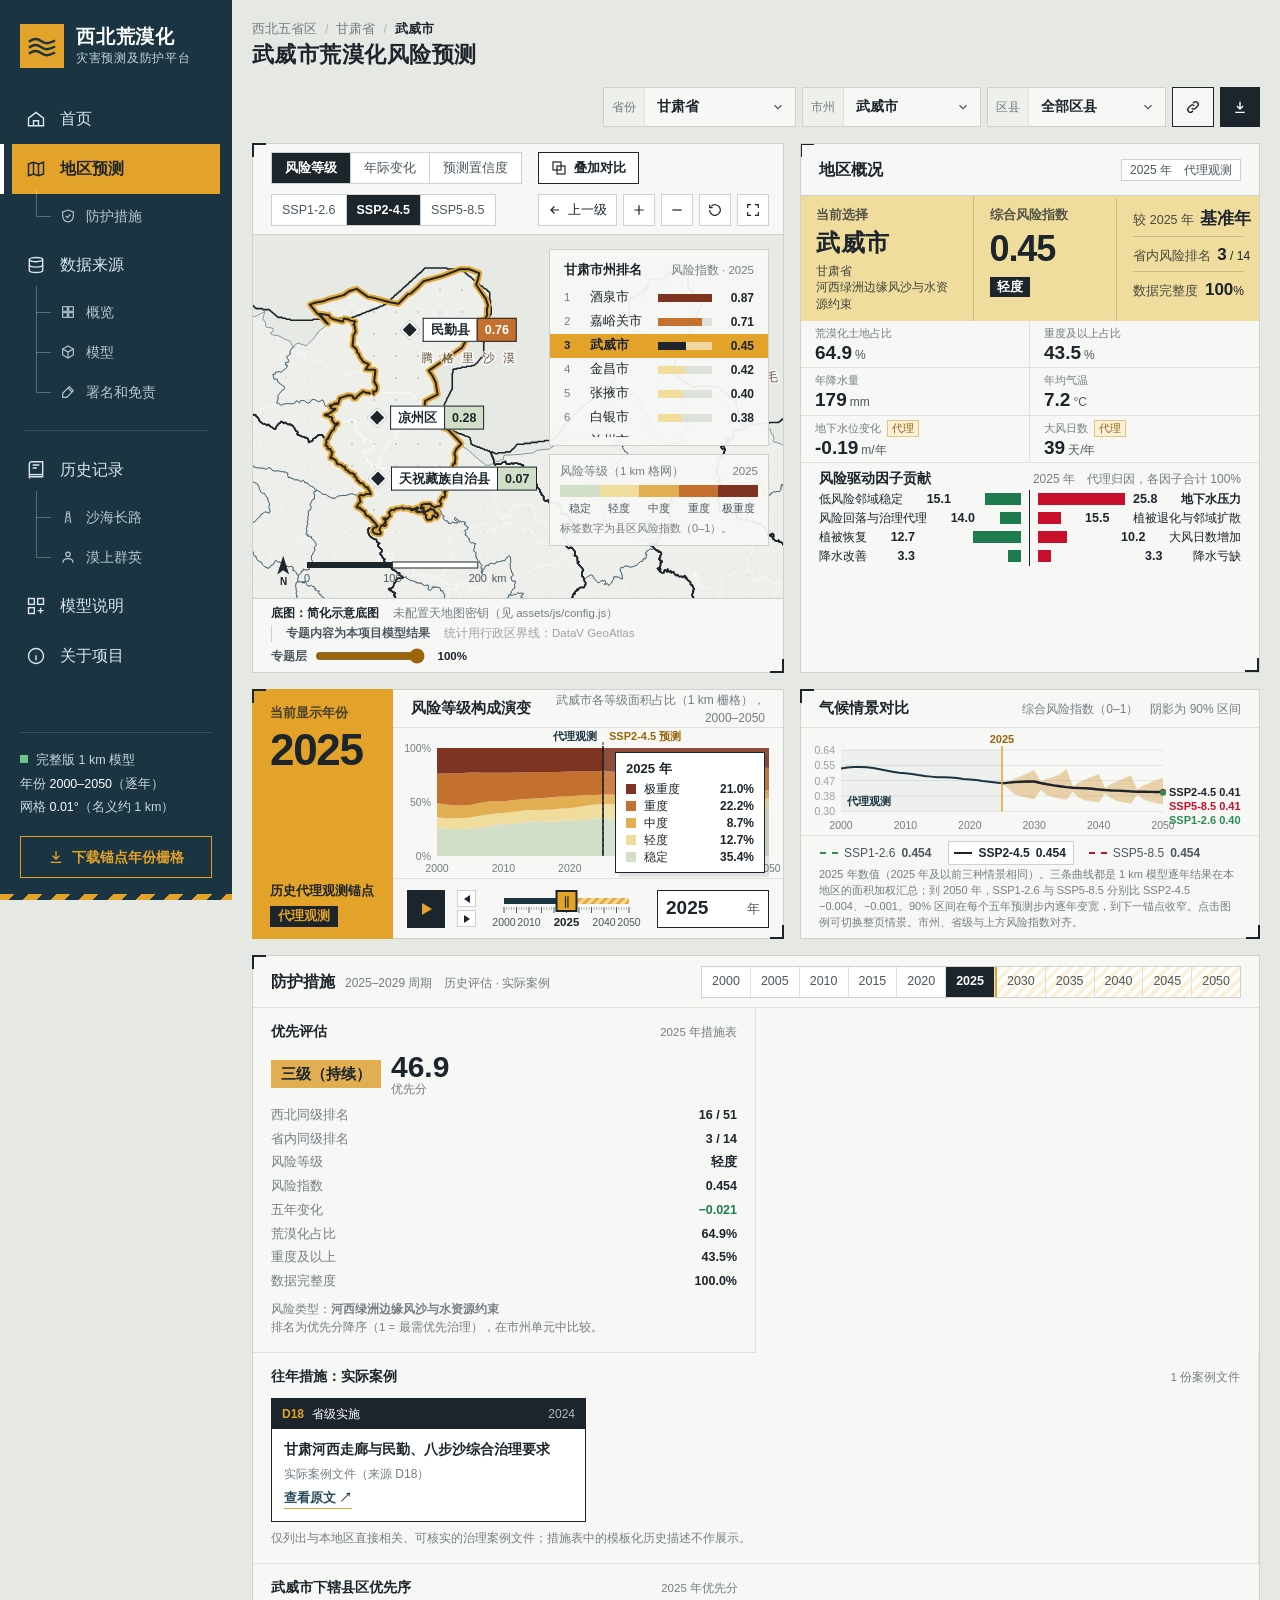
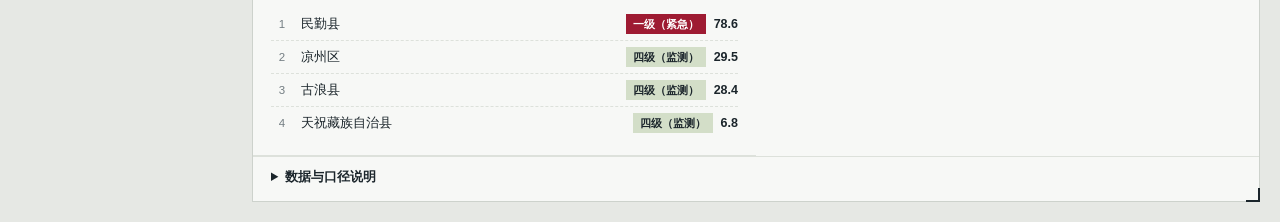
<file: region.html>
<!doctype html>
<html lang="zh-CN">
<head>
<meta charset="utf-8">
<meta name="viewport" content="width=device-width, initial-scale=1">
<title>地区预测 · 西北荒漠化灾害预测及防护平台</title>
<meta name="description" content="西北五省区省、市、县三级荒漠化风险：1 km 逐年等级、驱动因子、气候情景与防护措施。">
<link rel="icon" href="assets/img/favicon.svg" type="image/svg+xml">
<style>html{background:#E6E8E4}</style>
<script>(function(){var h=document.documentElement;h.classList.add('pre');try{if(sessionStorage.getItem('nw-nav'))h.classList.add('internal')}catch(e){}setTimeout(function(){h.classList.remove('pre')},3000)})();</script>
<link rel="stylesheet" href="assets/css/site.css?v=20261010d">
<link rel="stylesheet" href="assets/css/region.css?v=20261010f">
</head>
<body>

<nav class="side" aria-label="主导航">
  <div class="brand">
    <div class="mark" aria-hidden="true">
      <svg width="28" height="28" viewBox="0 0 28 28" fill="none" stroke="#1A3441" stroke-width="2.4" stroke-linecap="square"><path d="M2 9c4-3 7-3 11 0s7 3 13 0"/><path d="M2 15c4-3 7-3 11 0s7 3 13 0"/><path d="M2 21c4-3 7-3 11 0s7 3 13 0"/></svg>
    </div>
    <div><b>西北荒漠化</b><small>灾害预测及防护平台</small></div>
  </div>
  <ul class="nav-list">
    <li><a href="index.html"><svg viewBox="0 0 24 24"><path d="M3 11l9-7 9 7v9H3z"/><path d="M9 20v-6h6v6"/></svg>首页</a></li>
    <li><a href="region.html" class="on" aria-current="page"><svg viewBox="0 0 24 24"><path d="M3 6l6-2 6 2 6-2v14l-6 2-6-2-6 2z"/><path d="M9 4v14M15 6v14"/></svg>地区预测</a>
      <ul class="nav-sub"><li><a href="region.html#s=measures" data-sub="measures"><svg viewBox="0 0 24 24"><path d="M12 3l8 3v6c0 4.5-3.4 8-8 9-4.6-1-8-4.5-8-9V6z"/><path d="M8.5 12l2.5 2.5 4.5-5"/></svg>防护措施</a></li></ul></li>
    <li><a href="data.html"><svg viewBox="0 0 24 24"><ellipse cx="12" cy="5.5" rx="8" ry="2.5"/><path d="M4 5.5v13c0 1.4 3.6 2.5 8 2.5s8-1.1 8-2.5v-13"/><path d="M4 12c0 1.4 3.6 2.5 8 2.5s8-1.1 8-2.5"/></svg>数据来源</a>
      <ul class="nav-sub">
        <li><a href="data.html#s1" data-sub="ds-s1"><svg viewBox="0 0 24 24"><rect x="4" y="4" width="7" height="7"/><rect x="13" y="4" width="7" height="7"/><rect x="4" y="13" width="7" height="7"/><rect x="13" y="13" width="7" height="7"/></svg>概览</a></li>
        <li><a href="data.html#s5" data-sub="ds-s5"><svg viewBox="0 0 24 24"><path d="M12 3l8 4.5v9L12 21l-8-4.5v-9z"/><path d="M4 7.5l8 4.5 8-4.5M12 12v9"/></svg>模型</a></li>
        <li><a href="data.html#s11" data-sub="ds-s11"><svg viewBox="0 0 24 24"><path d="M14 4l6 6-10 10H4v-6z"/><path d="M12 6l6 6"/></svg>署名和免责</a></li>
      </ul></li>
  </ul>
  <div class="nav-sep"></div>
  <ul class="nav-list">
    <li><a href="history.html"><svg viewBox="0 0 24 24"><path d="M4 4.5A2.5 2.5 0 0 1 6.5 2H20v18H6.5A2.5 2.5 0 0 0 4 22z"/><path d="M4 17.5h16"/><path d="M8 6h8M8 9.5h5"/></svg>历史记录</a>
      <ul class="nav-sub">
        <li><a href="history.html" data-sub="hs-road"><svg viewBox="0 0 24 24"><path d="M8 21L10.5 3M16 21L13.5 3"/><path d="M12 6v2.5M12 11v2.5M12 16v2.5"/></svg>沙海长路</a></li>
        <li><a href="heroes.html" data-sub="hs-people"><svg viewBox="0 0 24 24"><circle cx="12" cy="8" r="3.4"/><path d="M4.5 20.5c0-3.6 3.3-6 7.5-6s7.5 2.4 7.5 6"/></svg>漠上群英</a></li>
      </ul></li>
    <li><a href="model.html"><svg viewBox="0 0 24 24"><rect x="3" y="3" width="7" height="7"/><rect x="14" y="3" width="7" height="7"/><rect x="3" y="14" width="7" height="7"/><path d="M17.5 14v7M14 17.5h7"/></svg>模型说明</a></li>
    <li><a href="about.html"><svg viewBox="0 0 24 24"><circle cx="12" cy="12" r="9"/><path d="M12 11v6M12 7.5v.3"/></svg>关于项目</a></li>
  </ul>
  <div class="nav-foot">
    <div class="status">
      <div><span class="dot"></span>完整版 1 km 模型</div>
      <div>年份 <b>2000–2050</b>（逐年）</div>
      <div>网格 <b>0.01°</b>（名义约 1 km）</div>
    </div>
    <a class="btn-dl" href="assets/downloads/desertification_1km_2000_2050_anchors.zip" download>
      <svg width="16" height="16" viewBox="0 0 24 24" fill="none" stroke="currentColor" stroke-width="2"><path d="M12 3v12M7 10l5 5 5-5M4 20h16"/></svg>
      下载锚点年份栅格
    </a>
  </div>
</nav>

<main class="rg">
  <header class="top" data-anim>
    <div class="ttl">
      <div class="crumb" id="crumb"></div>
      <h1 id="pageTitle">地区荒漠化风险预测</h1>
    </div>
    <div class="top-tools">
      <label class="selx"><span>省份</span><select id="selProv" aria-label="省份"></select><svg viewBox="0 0 24 24"><path d="M6 9l6 6 6-6"/></svg></label>
      <label class="selx"><span>市州</span><select id="selCity" aria-label="市州"></select><svg viewBox="0 0 24 24"><path d="M6 9l6 6 6-6"/></svg></label>
      <label class="selx"><span>区县</span><select id="selCounty" aria-label="区县"></select><svg viewBox="0 0 24 24"><path d="M6 9l6 6 6-6"/></svg></label>
      <button class="btn-o" id="copyLink" title="复制当前地区与年份的链接"><svg viewBox="0 0 24 24"><path d="M10 14a4 4 0 0 0 5.7 0l3-3a4 4 0 0 0-5.7-5.7l-1 1"/><path d="M14 10a4 4 0 0 0-5.7 0l-3 3a4 4 0 0 0 5.7 5.7l1-1"/></svg><span class="bt">复制链接</span></button>
      <button class="btn-d" id="savePng"><svg viewBox="0 0 24 24"><path d="M12 4v11M7.5 10.5L12 15l4.5-4.5M5 20h14"/></svg><span class="bt">导出地图</span></button>
    </div>
  </header>

  <section class="panel map-panel mapR reg" data-anim aria-label="地区地图">
    <div class="map-head">
      <h2 id="mapTitle"></h2>
      <div class="seg" role="group" aria-label="图层">
        <button data-layer="level" class="on">风险等级</button><button data-layer="change">年际变化</button><button data-layer="conf">预测置信度</button>
      </div>
      <button class="cmp" id="cmpBtn" aria-pressed="false"><svg viewBox="0 0 24 24"><rect x="3" y="3" width="12" height="12"/><rect x="9" y="9" width="12" height="12"/></svg>叠加对比</button>
      <div class="seg num scnseg" id="scnSeg" role="group" aria-label="气候情景" title="2026–2050 年预测所用的气候情景；2000–2025 年三种情景相同">
        <button data-scn="ssp126" title="低排放路径：2026–2050 年 1 km 逐年预测">SSP1-2.6</button><button data-scn="ssp245" class="on" title="中等排放路径：2026–2050 年 1 km 逐年预测">SSP2-4.5</button><button data-scn="ssp585" title="高排放路径：2026–2050 年 1 km 逐年预测">SSP5-8.5</button>
      </div>
      <div class="head-right">
        <button class="back" id="backBtn"><svg viewBox="0 0 24 24"><path d="M19 12H5M11 6l-6 6 6 6"/></svg><span id="backTxt">返回上一级</span></button>
        <button class="tb" id="zoomIn" title="放大"><svg viewBox="0 0 24 24"><path d="M12 5v14M5 12h14"/></svg></button>
        <button class="tb" id="zoomOut" title="缩小"><svg viewBox="0 0 24 24"><path d="M5 12h14"/></svg></button>
        <button class="tb" id="zoomReset" title="复位到当前地区"><svg viewBox="0 0 24 24"><path d="M4 12a8 8 0 1 0 2.4-5.7M4 4v4.5h4.5"/></svg></button>
        <button class="tb fsbtn" id="fsBtn" title="地图铺满窗口（Esc 退出）" aria-pressed="false"><svg class="i-on" viewBox="0 0 24 24"><path d="M4 9V4h5M15 4h5v5M20 15v5h-5M9 20H4v-5"/></svg><svg class="i-off" viewBox="0 0 24 24"><path d="M9 4v5H4M20 9h-5V4M15 20v-5h5M4 15h5v5"/></svg></button>
      </div>
      <div class="fsyear" id="fsYear" aria-label="全屏时的年份切换">
        <button id="fsPrev" aria-label="上一年"><svg viewBox="0 0 10 10"><path d="M8 1L2 5l6 4z"/></svg></button>
        <span><small id="fsLab">年份</small><b class="num" id="fsY"></b></span>
        <button id="fsNext" aria-label="下一年"><svg viewBox="0 0 10 10"><path d="M2 1l6 4-6 4z"/></svg></button>
        <button id="fsPlay" class="fsplay" aria-label="播放"><svg viewBox="0 0 16 16"><path d="M4 2l10 6-10 6z"/></svg></button>
      </div>
    </div>
    <div class="map-wrap" id="mapwrap">
      <div class="rlayer" id="rlayer"><svg id="leaders"></svg></div>
      <div class="lyrbox" id="lyrBox" hidden></div>
      <div class="rcol" id="rcol">
        <div class="miniprof" id="miniProf" hidden></div>
        <div class="rank" id="rank"></div>
        <div class="cstat" id="cstat" hidden></div>
        <div class="hl" id="mapLegend"></div>
        <div class="minset"><div class="t">在西北五省区中的位置</div><svg id="inset"></svg></div>
      </div>
      <div class="loading" id="loading" hidden><span></span>正在载入 <b id="loadingY"></b> 年数据</div>
      <div class="tip" id="tip" hidden></div>
      <div class="mapfoot">
        <svg width="250" height="34" id="scale"></svg>
      </div>
    </div>
    <div class="mapcredit" id="mapCredit"></div>
  </section>

  <section class="panel prof reg" data-anim aria-label="地区概况">
    <div class="hd"><h2>地区概况</h2><span id="profTag"></span></div>
    <div class="hero" id="hero"></div>
    <div class="kpis" id="kpis"></div>
    <div class="drv" id="drv"></div>
  </section>

  <section class="panel evo reg" data-anim aria-label="时间轴与等级构成">
    <div class="yearblock">
      <div class="yb yb1" id="yb1"><span class="k">当前显示年份</span><span class="y" id="ybY"></span><div class="s"><span id="ybTag"></span><span id="ybSc"></span></div></div>
      <div class="yb yb2" id="yb2" hidden><span class="k">对比年份</span><div class="row a"><i>A</i><span id="yb2a"></span></div><div class="row b"><i>B</i><span id="yb2b"></span></div></div>
    </div>
    <div class="body">
      <div class="ph"><h3>风险等级构成演变</h3><small id="evoCap"></small></div>
      <div class="chart" id="evoWrap"><svg id="evo" aria-label="等级构成演变图"></svg><div class="evtip" id="evoTip" hidden></div></div>
      <div class="ctl">
        <button class="play" id="playBtn" aria-label="播放"><svg viewBox="0 0 16 16"><path id="icPlay" d="M4 2l10 6-10 6z"/><g id="icPause" style="display:none"><rect x="3" y="2" width="3.6" height="12"/><rect x="9.4" y="2" width="3.6" height="12"/></g></svg></button>
        <div class="step"><button id="prevBtn" aria-label="上一年"><svg viewBox="0 0 10 10"><path d="M8 1L2 5l6 4z"/></svg></button><button id="nextBtn" aria-label="下一年"><svg viewBox="0 0 10 10"><path d="M2 1l6 4-6 4z"/></svg></button></div>
        <div class="trk" id="trackArea"><svg id="track" aria-hidden="true"></svg></div>
        <div class="yin" id="yinOne"><input id="yearIn" inputmode="numeric" maxlength="4" aria-label="年份"><span class="unit">年</span></div>
        <div class="ab" id="yinAB" hidden>
          <label class="a"><i>A</i><select id="selA" aria-label="对比年份 A"></select></label>
          <label class="b"><i>B</i><select id="selB" aria-label="对比年份 B"></select></label>
        </div>
      </div>
    </div>
  </section>

  <section class="panel scen reg" data-anim aria-label="气候情景对比">
    <div class="ph"><h3>气候情景对比</h3><small>综合风险指数（0–1）　阴影为 90% 区间</small></div>
    <div class="chart" id="scnWrap"><svg id="scn" aria-label="情景风险指数曲线"></svg></div>
    <div class="scleg" id="scLeg"></div>
  </section>

  <section class="panel adv reg" id="measures" data-anim aria-label="防护措施">
    <div class="ph">
      <h3>防护措施<small id="measCap"></small></h3>
      <a class="pilot" id="pilotLink" href="about.html#a6" hidden>本县为 90 天验证试点　查看验证措施 ›</a>
      <div class="periods" id="periods" role="tablist" aria-label="措施周期"></div>
    </div>
    <div class="mbody" id="measBody"></div>
    <details class="notes" id="notes"><summary>数据与口径说明</summary><ul id="notesList"></ul></details>
  </section>
</main>

<script src="assets/data/geo.js?v=20261010c"></script>
<script src="assets/data/core.js?v=20261010e"></script>
<script src="assets/data/calib.js?v=20261010c"></script>
<script src="assets/data/scen.js?v=20261010e"></script>
<script src="assets/data/region.js?v=20261010e"></script>
<script src="assets/js/nav.js?v=20261010c"></script>
<script src="assets/js/config.js?v=20261010d"></script>
<script src="assets/js/mapcore.js?v=20261010e"></script>
<script src="assets/js/region.js?v=20261010f"></script>
</body>
</html>
</file>
<file: assets/css/site.css>
/* 西北荒漠化灾害预测及防护平台 — 首页样式 */
:root{
  --bg:#E6E8E4; --panel:#F7F8F6; --panel-2:#EEF0EC; --white:#fff;
  --ink:#1B252B; --ink-2:#4B575E; --ink-3:#737D82;
  --line:#CDD2CC; --line-2:#DDE1DB;
  --petrol:#1A3441; --petrol-2:#24475A; --petrol-ink:#C9D6DC;
  --signal:#E3A229; --signal-deep:#9A6408;
  --r0:#D3DEC8; --r1:#F0DC9C; --r2:#E2AE52; --r3:#C4702F; --r4:#7E3420;
  --up:#C8102E; --dn:#1E7B4D;
  --num:"Bahnschrift","DIN Alternate","Inter Display","Inter","Segoe UI",sans-serif;
  --sans:"Microsoft YaHei UI","Microsoft YaHei","PingFang SC","HarmonyOS Sans SC","Noto Sans CJK SC","Noto Sans SC",sans-serif;
  --nav-w:232px;
}
*{box-sizing:border-box;margin:0;padding:0}
html,body{height:100%}
html{background:#E6E8E4}
/* page transitions: main fades, the nav stays put */
main{transition:opacity .24s ease}
nav.side{transition:opacity .3s ease}
html.pre main,html.pre:not(.internal) nav.side{opacity:0}
html.leaving main{opacity:0;transition-duration:.16s}
html.dragging,html.dragging *{-webkit-user-select:none!important;user-select:none!important}
.track-area,.trk,.map-wrap,.chart{-webkit-user-select:none;user-select:none}
body{background:var(--bg);color:var(--ink);font-family:var(--sans);font-size:14px;line-height:1.5;
  display:grid;grid-template-columns:var(--nav-w) minmax(0,1fr);min-height:100vh}
button{font:inherit;color:inherit;background:none;border:0;cursor:pointer}
input,select{font:inherit;color:inherit}
a{color:inherit;text-decoration:none}
:focus-visible{outline:2px solid var(--signal);outline-offset:2px}
.num{font-family:var(--num);font-variant-numeric:tabular-nums}
[hidden]{display:none!important}
.sr{position:absolute;width:1px;height:1px;overflow:hidden;clip:rect(0 0 0 0)}

/* ---------- nav ---------- */
nav.side{background:var(--petrol);color:#fff;display:flex;flex-direction:column;padding:0 0 22px;position:sticky;top:0;height:100vh;z-index:20}
.brand{display:flex;gap:12px;align-items:center;padding:24px 20px 26px}
.brand .mark{width:44px;height:44px;background:var(--signal);display:grid;place-items:center;flex:none}
.brand b{display:block;font-size:19px;letter-spacing:.04em;line-height:1.25}
.brand small{display:block;font-size:12px;color:var(--petrol-ink);letter-spacing:.06em}
.nav-list{list-style:none;padding:0 12px}
.nav-list a{display:flex;align-items:center;gap:14px;height:50px;padding:0 14px;font-size:15.5px;color:#DCE5E9;position:relative}
.nav-list a svg{width:20px;height:20px;flex:none;stroke:currentColor;fill:none;stroke-width:1.7}
.nav-list a{transition:background .2s,color .2s}
.nav-list a:hover{background:rgba(255,255,255,.06)}
.nav-sub{list-style:none;margin:2px 0 4px}
.nav-list .nav-sub a{height:40px;font-size:14px;padding-left:48px;color:#B9C8CF;gap:10px}
.nav-list .nav-sub a svg{width:16px;height:16px}
.nav-list .nav-sub a::before,.nav-list .nav-sub a.on::before{content:"";position:absolute;left:24px;top:-6px;height:26px;width:14px;border-left:1px solid rgba(255,255,255,.28);border-bottom:1px solid rgba(255,255,255,.28);background:none}
.nav-list .nav-sub a.on{background:rgba(227,162,41,.18);color:#fff;font-weight:600}
.nav-list .nav-sub li + li a::before{top:-20px;height:40px}
.nav-list a.on{background:var(--signal);color:var(--ink);font-weight:700}
.nav-list a.on::before{content:"";position:absolute;left:-12px;top:0;bottom:0;width:4px;background:#fff}
.nav-list .soon{margin-left:auto;font-size:11px;color:#8FA6B1;border:1px solid rgba(255,255,255,.2);padding:0 6px;line-height:18px}
.nav-sep{height:1px;background:rgba(255,255,255,.12);margin:14px 24px}
.nav-foot{margin-top:auto;padding:0 20px}
.status{border-top:1px solid rgba(255,255,255,.14);padding-top:16px;font-size:12.5px;color:var(--petrol-ink);line-height:1.9}
.status .dot{display:inline-block;width:8px;height:8px;background:#6BC48A;margin-right:8px;vertical-align:1px}
.status b{color:#fff;font-weight:500;font-family:var(--num)}
.btn-dl{margin-top:16px;display:flex;align-items:center;justify-content:center;gap:8px;height:42px;border:1.5px solid var(--signal);color:var(--signal);font-size:14px;font-weight:600}
.btn-dl:hover{background:rgba(227,162,41,.1)}
nav.side::after{content:"";position:absolute;left:0;right:0;bottom:0;height:6px;background:repeating-linear-gradient(135deg,var(--signal) 0 10px,var(--petrol) 10px 20px)}

/* ---------- main grid ---------- */
main{display:grid;grid-template-columns:minmax(0,1fr) 340px;grid-template-rows:auto minmax(460px,1fr) 156px;gap:16px;padding:20px;min-width:0;height:100vh;min-height:780px}
header.top{grid-column:1/3;display:flex;align-items:center;gap:20px;min-height:64px}
header.top h1{font-size:27px;font-weight:800;letter-spacing:.02em;line-height:1.15}
header.top p{font-size:13px;color:var(--ink-2);margin-top:4px}
.top-tools{margin-left:auto;display:flex;gap:10px;align-items:center}
.field{height:40px;border:1px solid var(--line);background:var(--panel);display:flex;align-items:center;gap:8px;padding:0 12px;font-size:13.5px;color:var(--ink-2);position:relative}
.field svg{width:16px;height:16px;stroke:var(--ink-2);fill:none;stroke-width:1.8;flex:none}
.field select{appearance:none;border:0;background:transparent;font-size:13.5px;color:var(--ink);padding-right:18px;cursor:pointer;outline:none}
.field .chev{position:absolute;right:10px;pointer-events:none}
.field input{border:0;background:transparent;outline:none;width:100%;font-size:13.5px;color:var(--ink)}
.field:focus-within{border-color:var(--ink)}
.panel{background:var(--panel);border:1px solid var(--line);position:relative;min-width:0;min-height:0}
.reg::before,.reg::after{content:"";position:absolute;width:12px;height:12px;border-color:var(--ink);border-style:solid;pointer-events:none;z-index:7}
.reg::before{left:-1px;top:-1px;border-width:2px 0 0 2px}
.reg::after{right:-1px;bottom:-1px;border-width:0 2px 2px 0}

/* ---------- map panel ---------- */
.map-panel{display:flex;flex-direction:column}
.map-head{min-height:52px;border-bottom:1px solid var(--line);display:flex;align-items:center;flex-wrap:wrap;gap:10px 16px;padding:8px 14px 8px 18px}
.map-head h2{font-size:16px;font-weight:700;white-space:nowrap}
.seg{display:flex;border:1px solid var(--line);height:32px;background:#fff}
.seg button{padding:0 13px;display:flex;align-items:center;font-size:13px;color:var(--ink-2);border-right:1px solid var(--line);white-space:nowrap}
.seg button:last-child{border-right:0}
.seg button:hover:not(:disabled){background:var(--panel-2)}
.seg button.on,.seg button.on:hover{background:var(--ink);color:#fff;font-weight:600}
.seg button:disabled{color:#AAB1AD;cursor:not-allowed}
.scnseg button{padding:0 10px;font-size:12.5px}
.seg button small{font-size:10.5px;margin-left:5px;color:inherit;opacity:.8}
.lbl{font-size:12.5px;color:var(--ink-3);margin-right:-8px}
.cmp{height:32px;border:1.5px solid var(--ink);display:flex;align-items:center;gap:7px;padding:0 12px;font-size:13px;font-weight:600;background:#fff;white-space:nowrap}
.cmp svg{width:16px;height:16px;fill:none;stroke:currentColor;stroke-width:1.8}
.cmp[aria-pressed="true"]{background:var(--ink);color:#fff}
.head-right{margin-left:auto;display:flex;align-items:center;gap:6px}
.head-right .meta{font-size:12.5px;color:var(--ink-3);margin-right:8px;white-space:nowrap}
.tb{width:32px;height:32px;border:1px solid var(--line);display:grid;place-items:center;background:#fff}
.tb:hover{border-color:var(--ink)}
.tb svg{width:16px;height:16px;stroke:var(--ink);fill:none;stroke-width:1.8}
.map-wrap{position:relative;flex:1;overflow:hidden;background-color:#EDEFEB;
  background-image:radial-gradient(circle,#CBD0C9 1px,transparent 1.3px);background-size:22px 22px;cursor:crosshair;touch-action:none}
.map-wrap > svg,.map-wrap > canvas{position:absolute;left:0;top:0}
#mapO,.mv-over{pointer-events:none}
.mv-under,.mv-raster,.mv-over{position:absolute;left:0;top:0}
.loading{position:absolute;left:50%;top:50%;transform:translate(-50%,-50%);z-index:9;background:var(--ink);color:#fff;padding:10px 16px;font-size:13px;display:flex;align-items:center;gap:10px;pointer-events:none}
.loading b{font-family:var(--num);color:var(--signal)}
.loading span{width:14px;height:14px;border:2px solid rgba(255,255,255,.3);border-top-color:var(--signal);border-radius:50%;animation:spin .8s linear infinite}
@keyframes spin{to{transform:rotate(360deg)}}
.busy{opacity:.55;transition:opacity .2s}
.ccard .more{display:block;margin-top:10px;padding:7px 10px;background:var(--signal);color:var(--ink);font-size:12.5px;font-weight:700;text-align:center}
.ccard .more:hover{background:#EDB441}
.overview{position:absolute;left:14px;top:14px;width:262px;z-index:4;pointer-events:none;background:rgba(247,248,246,.88);padding:10px 12px 8px;border:1px solid rgba(205,210,204,.8)}
.overview .cap{font-size:12.5px;color:var(--ink-2);margin-bottom:8px;display:flex;align-items:center;gap:8px}
.overview .cap i{display:inline-block;width:8px;height:8px;background:var(--signal)}
.ov-row{display:grid;grid-template-columns:auto 1fr;align-items:baseline;gap:0 10px;padding:6px 0 6px 12px;border-left:3px solid var(--line)}
.ov-row:first-of-type{border-left-color:var(--ink)}
.ov-row .v{font-family:var(--num);font-weight:700;font-size:25px;letter-spacing:-.01em;line-height:1.05;white-space:nowrap}
.ov-row .v small{font-size:12px;font-weight:400;color:var(--ink-2);margin-left:4px;font-family:var(--sans)}
.ov-row .k{font-size:12.5px;color:var(--ink-2);text-align:right}
.ov-row .s{grid-column:1/3;font-size:11.5px;color:var(--ink-3);font-family:var(--num)}
.up{color:var(--up)} .dn{color:var(--dn)}
.inset{position:absolute;right:18px;top:16px;background:rgba(247,248,246,.92);border:1px solid var(--line);padding:6px 8px 4px;z-index:4;pointer-events:none}
.inset .t{font-size:11.5px;color:var(--ink-3)}
.mapfoot{position:absolute;left:20px;bottom:12px;display:flex;align-items:flex-end;gap:16px;font-size:11.5px;color:var(--ink-3);z-index:4;pointer-events:none;flex-wrap:wrap}
.cmode{position:absolute;right:18px;bottom:14px;display:flex;border:1.5px solid var(--ink);background:#fff;z-index:6}
.cmode span{display:flex;align-items:center;padding:0 12px;font-size:12px;color:var(--ink-3);border-right:1px solid var(--line);background:var(--panel-2)}
.cmode button{padding:0 14px;height:32px;font-size:13px;color:var(--ink-2);border-right:1px solid var(--line)}
.cmode button:last-child{border-right:0}
.cmode button.on,.cmode button.on:hover{background:var(--ink);color:#fff;font-weight:600}
.cmode button:hover{background:var(--panel-2)}
.divider{position:absolute;top:0;bottom:0;width:0;z-index:5}
.divider .ln{position:absolute;top:0;bottom:0;left:-1px;width:2px;background:var(--ink)}
.divider .hd{position:absolute;left:-15px;top:calc(50% - 24px);width:30px;height:48px;background:var(--signal);border:2px solid var(--ink);display:grid;place-items:center;cursor:ew-resize}
.divider .hd svg{width:16px;height:16px;fill:var(--ink)}
.divider.drag .hd{transform:scale(1.1)}
.mchip{position:absolute;top:14px;height:30px;display:flex;align-items:center;gap:9px;padding:0 11px;font-size:12.5px;white-space:nowrap;z-index:5;pointer-events:none}
.mchip b{font-family:var(--num);font-size:16px;font-weight:800}
.mchip i{font-style:normal;font-family:var(--num);font-weight:800;font-size:13px;width:20px;height:20px;display:grid;place-items:center}
.mchip.a{background:var(--petrol);color:#fff}.mchip.a i{background:#fff;color:var(--petrol)}
.mchip.b{background:var(--signal);color:var(--ink)}.mchip.b i{background:var(--ink);color:var(--signal)}
.tip{position:absolute;min-width:220px;max-width:280px;background:#fff;border:1px solid var(--ink);box-shadow:6px 6px 0 rgba(27,37,43,.12);z-index:8;pointer-events:none}
.tip .th{background:var(--ink);color:#fff;padding:7px 12px;display:flex;justify-content:space-between;align-items:center;gap:12px}
.tip .th b{font-size:14px}
.tip .th small{font-size:11.5px;color:#AEBBC1}
.tip dl{display:grid;grid-template-columns:auto 1fr;gap:5px 12px;padding:9px 12px 9px;font-size:12.5px}
.tip dt{color:var(--ink-3)}
.tip dd{text-align:right;font-family:var(--num);font-weight:600}
.chip{display:inline-block;padding:0 7px;font-size:12px;font-weight:700;line-height:20px;font-family:var(--sans)}
.ccard{position:absolute;right:18px;top:170px;width:280px;background:#fff;border:1.5px solid var(--ink);z-index:7;box-shadow:6px 6px 0 rgba(27,37,43,.12)}
.ccard .th{background:var(--ink);color:#fff;padding:8px 10px 8px 12px;display:flex;align-items:center;gap:10px}
.ccard .th b{font-size:15px}
.ccard .th small{font-size:11.5px;color:#AEBBC1}
.ccard .x{margin-left:auto;width:24px;height:24px;display:grid;place-items:center;color:#fff;font-size:16px}
.ccard .bd{padding:10px 12px 12px}
.ccard .kv{display:grid;grid-template-columns:1fr auto;gap:4px 10px;font-size:12.5px;margin-bottom:8px}
.ccard .kv span{color:var(--ink-3)}
.ccard .kv b{font-family:var(--num);font-weight:700;text-align:right}
.ccard .bars{display:flex;height:12px;margin:2px 0 4px}
.ccard .cap{font-size:11.5px;color:var(--ink-3);margin-top:6px}
.toast{position:fixed;left:50%;bottom:28px;transform:translateX(-50%);background:var(--ink);color:#fff;padding:10px 18px;font-size:13px;z-index:50;opacity:0;pointer-events:none;transition:opacity .25s}
.toast.show{opacity:1}

/* ---------- timeline ---------- */
.timeline{grid-column:1/2;display:grid;grid-template-columns:212px 64px minmax(0,1fr) 214px}
.yearblock{background:var(--signal);position:relative;margin:-1px 0 -1px -1px;overflow:hidden}
.yb{position:absolute;inset:0;padding:14px 18px 12px;display:flex;flex-direction:column}
.yb .k{font-size:13px;font-weight:600;color:rgba(27,37,43,.78)}
.yb .y{font-family:var(--num);font-weight:800;font-size:64px;line-height:.95;letter-spacing:-.03em;margin-top:6px}
.yb .s{margin-top:auto;display:flex;justify-content:space-between;align-items:center;font-size:12.5px;font-weight:600;gap:8px}
.yb .s span:last-child{background:var(--ink);color:var(--signal);padding:1px 8px;font-family:var(--num);white-space:nowrap;flex:none}
.yb2 .row{display:flex;align-items:center;gap:10px;margin-top:4px}
.yb2 .row i{font-style:normal;width:24px;height:24px;display:grid;place-items:center;font-family:var(--num);font-weight:800;font-size:13px}
.yb2 .row.a i{background:var(--petrol);color:#fff}
.yb2 .row.b i{background:var(--ink);color:var(--signal)}
.yb2 .row span{font-family:var(--num);font-weight:800;font-size:42px;line-height:1.02;letter-spacing:-.03em}
.ctrls{display:flex;flex-direction:column;align-items:center;justify-content:center;gap:8px;border-right:1px solid var(--line-2)}
.play{width:42px;height:42px;background:var(--ink);display:grid;place-items:center}
.play svg{width:16px;height:16px;fill:var(--signal)}
.step{display:flex;gap:4px}
.step button{width:19px;height:22px;border:1px solid var(--line);display:grid;place-items:center;background:#fff}
.step svg{width:10px;height:10px;fill:var(--ink)}
.track-area{position:relative;padding:0;min-width:0}
.track-area svg{position:absolute;inset:0;width:100%;height:100%;touch-action:none}
.thumb{cursor:grab}
.jump{border-left:1px solid var(--line-2);position:relative}
.j1,.j2{position:absolute;inset:0;padding:14px 18px;display:flex;flex-direction:column;gap:9px}
.jump label,.jump .lab{font-size:13px;color:var(--ink-2);font-weight:600}
.yin{display:flex;height:44px;border:2px solid var(--ink);background:#fff}
.yin input{flex:1;min-width:0;border:0;outline:none;padding:0 10px;font-family:var(--num);font-weight:700;font-size:23px;background:transparent}
.yin .unit{display:flex;align-items:center;padding:0 8px;font-size:13px;color:var(--ink-2)}
.yin .spin{width:28px;display:flex;flex-direction:column;border-left:1px solid var(--line)}
.yin .spin button{flex:1;display:grid;place-items:center;background:var(--panel-2)}
.yin .spin button + button{border-top:1px solid var(--line)}
.yin .spin svg{width:9px;height:9px;fill:var(--ink)}
.yin:focus-within{border-color:var(--signal);box-shadow:0 0 0 3px rgba(227,162,41,.3)}
.jump .row{display:flex;gap:8px}
.jump .go{flex:1;height:32px;background:var(--ink);color:#fff;font-size:13.5px;font-weight:600}
.jump .go:hover{background:var(--petrol-2)}
.jump select{width:72px;height:32px;border:1px solid var(--line);background:#fff;font-family:var(--num);font-size:13px;padding:0 8px}
.j2{gap:6px;padding:10px 18px}
.j2 .pr{display:flex;align-items:center;gap:8px}
.j2 .pr i{font-style:normal;width:22px;height:22px;display:grid;place-items:center;font-family:var(--num);font-weight:800;font-size:12px;flex:none}
.j2 .pr.a i{background:var(--petrol);color:#fff}
.j2 .pr.b i{background:var(--ink);color:var(--signal)}
.j2 select{flex:1;height:30px;border:1.5px solid var(--ink);background:#fff;font-family:var(--num);font-weight:700;font-size:16px;padding:0 8px}
.j2 .swap{width:24px;height:24px;display:grid;place-items:center;border:1px solid var(--line);background:#fff}
.j2 .swap svg{width:12px;height:12px;stroke:var(--ink);fill:none;stroke-width:2}
.hint{font-size:11.5px;color:var(--signal-deep);min-height:16px}

/* ---------- legend ---------- */
aside.legend{grid-column:2/3;grid-row:2/4;display:flex;flex-direction:column;overflow:hidden}
.lg-head{display:flex;align-items:center;justify-content:space-between;min-height:52px;padding:0 18px;border-bottom:1px solid var(--line)}
.lg-head h2{font-size:16px;font-weight:700}
.lg-head span{font-size:12px;font-family:var(--num);color:var(--ink-2);border:1px solid var(--line);padding:1px 8px;background:#fff}
.lg-scroll{overflow:auto;flex:1;min-height:0}
.sec{padding:14px 18px 6px}
.sec + .sec{border-top:1px solid var(--line-2)}
.sec h3{font-size:13.5px;font-weight:700;margin-bottom:10px;display:flex;justify-content:space-between;align-items:baseline;gap:8px}
.sec h3 small{font-weight:400;color:var(--ink-3);font-size:12px}
.ramp{display:flex;height:14px}
.ramp i{flex:1}
.lv{display:grid;grid-template-columns:44px 1fr auto;column-gap:12px;align-items:center;padding:6px 6px 6px 0;width:100%;text-align:left;position:relative}
.lv:hover,.lv.hl{background:rgba(227,162,41,.16);box-shadow:inset 4px 0 0 var(--ink)}
.lv .sw{width:44px;height:34px;grid-row:1/3}
.lv .nm{font-size:14px;font-weight:700;line-height:1.2}
.lv .nm small{font-weight:400;color:var(--ink-3);font-family:var(--num);font-size:11.5px;margin-left:6px}
.lv .ar{text-align:right;font-family:var(--num);font-weight:700;font-size:16px;line-height:1.2;white-space:nowrap}
.lv .ar small{font-size:11px;font-weight:400;color:var(--ink-3);margin-left:2px;font-family:var(--sans)}
.lv .bar{height:9px;position:relative;align-self:center}
.lv .bar .bb{position:absolute;left:0;right:0;top:0;height:5px;background:var(--line-2)}
.lv .bar i{position:absolute;left:0;top:0;height:5px;background:var(--ink-2)}
.lv .bar .ba{position:absolute;left:0;top:6px;height:3px;background:var(--petrol)}
.lv .d{font-family:var(--num);font-size:11.5px;text-align:right;font-weight:600;white-space:nowrap}
.note{font-size:12px;color:var(--ink-2);line-height:1.65;padding-bottom:10px}
.sct{display:flex;flex-direction:column;font-size:12.5px;margin-bottom:6px}
.sct .sch,.sct .scr{display:grid;grid-template-columns:10px 1fr 62px 56px 56px;align-items:center;column-gap:8px;padding:5px 4px;text-align:left;width:100%}
.sct .sch{font-size:11px;color:var(--ink-3);border-bottom:1px solid var(--line-2);padding-top:0}
.sct .sch span:nth-child(n+3),.sct .scr .num{text-align:right}
.sct .scr{border-bottom:1px dashed var(--line-2)}
.sct .scr:hover{background:var(--panel-2)}
.sct .scr.on{background:rgba(227,162,41,.16);box-shadow:inset 3px 0 0 var(--ink)}
.sct .scr i{width:10px;height:10px}
.sct .scr .n{font-family:var(--num);font-weight:700}
.sct .scr b{font-family:var(--num);font-weight:700;font-size:13px}
.sct .scr .p{font-size:11.5px;color:var(--ink-2)}
.scs{display:block;width:100%;height:auto;margin:6px 0 4px;font-family:var(--num)}
.sym{display:grid;grid-template-columns:1fr 1fr;gap:8px 14px;font-size:12.5px;color:var(--ink-2);padding-bottom:10px}
.sym div{display:flex;align-items:center;gap:8px}
.sym svg{width:28px;height:16px;flex:none}
.hot{list-style:none}
.hot li button{display:grid;grid-template-columns:1fr auto 64px;align-items:center;gap:10px;padding:7px 0;border-bottom:1px dashed var(--line-2);font-size:13.5px;width:100%;text-align:left}
.hot li:last-child button{border-bottom:0}
.hot li button:hover,.hot li button.sel{background:var(--panel-2);box-shadow:inset 4px 0 0 var(--signal)}
.hot b{font-weight:600}
.hot small{display:block;font-size:11.5px;color:var(--ink-3);line-height:1.3}
.hot .tr{font-family:var(--num);font-size:12.5px;font-weight:700;text-align:right}
.hot .sub{font-size:12px;color:var(--ink-3);margin:6px 0 2px}
.model{border-top:1px solid var(--line);background:var(--panel-2);padding:12px 18px;font-size:12.5px;color:var(--ink-2);line-height:1.7}
.model b{color:var(--ink)}
.model .mt{display:grid;grid-template-columns:repeat(3,1fr);gap:6px;margin:6px 0}
.model .mt div{background:#fff;border:1px solid var(--line-2);padding:4px 8px}
.model .mt span{display:block;font-size:11px;color:var(--ink-3)}
.model .mt b{font-family:var(--num);font-size:16px}
.disclaimer{font-size:11.5px;color:var(--ink-3);margin-top:6px}

/* ---------- responsive ---------- */
@media (max-width:1400px){
  main{grid-template-columns:minmax(0,1fr) 300px}
  .head-right .meta{display:none}
  .timeline{grid-column:1/3;grid-template-columns:170px 64px minmax(0,1fr) 200px}
  aside.legend{grid-row:2/3}
  .yb .y{font-size:54px}
  .overview{width:228px;padding:8px 10px 6px}
  .ov-row .v{font-size:21px}
  .inset{transform:scale(.8);transform-origin:100% 0}
}
@media (max-width:1180px){
  html,body{height:auto}
  body{grid-template-columns:1fr}
  header.top{flex-direction:column;align-items:flex-start;gap:10px}
  .top-tools{margin-left:0}
  nav.side{position:relative;height:auto;flex-direction:row;flex-wrap:wrap;align-items:center;padding:0 12px}
  nav.side .nav-list{display:flex;padding:0}
  nav.side .nav-list a{height:52px;font-size:14px;padding:0 12px}
  nav.side .nav-list a.on::before{display:none}
  nav.side .nav-list > li{display:flex}
  .nav-list .nav-sub{display:flex;margin:0}
  .nav-list .nav-sub a{height:52px;padding:0 12px;font-size:13px}
  .nav-list .nav-sub a::before,.nav-list .nav-sub a.on::before{display:none}
  .nav-sep,.nav-foot,.nav-list .soon{display:none}
  .brand{padding:12px 12px 12px 4px}
  main{grid-template-columns:1fr;grid-template-rows:auto 640px auto auto;height:auto}
  header.top{grid-column:1;flex-wrap:wrap}
  .timeline{grid-column:1;min-height:156px}
  aside.legend{grid-column:1;grid-row:auto}
}
@media (max-width:760px){
  .map-head > .lbl{display:none}
  .timeline{grid-template-columns:1fr;grid-template-rows:96px 56px 130px auto}
  .ctrls{flex-direction:row;border-right:0;border-bottom:1px solid var(--line-2)}
  .jump{border-left:0;border-top:1px solid var(--line-2);min-height:150px}
  .yb .y{font-size:44px}
  main{grid-template-rows:auto 520px auto auto;padding:12px}
  .top-tools{flex-wrap:wrap;margin-left:0}
  .overview{transform:scale(.85);transform-origin:0 0}
  .inset{display:none}
}
@media (prefers-reduced-motion:reduce){*{animation:none!important;transition:none!important}}
@media (min-width:1181px){ nav.side{overflow-y:auto;scrollbar-width:none} nav.side::-webkit-scrollbar{display:none} }
/* 手机窄屏：导航各行在自身宽度内横向滚动，不再撑宽页面 */
@media (max-width:760px){
  nav.side{padding:0 8px}
  nav.side .nav-list{flex:1 1 100%;width:100%;min-width:0;contain:inline-size;overflow-x:auto;overflow-y:hidden;scrollbar-width:none;-webkit-overflow-scrolling:touch}
  nav.side .nav-list::-webkit-scrollbar{display:none}
  nav.side .nav-list a,.nav-list .nav-sub a{height:44px;padding:0 10px;white-space:nowrap}
  nav.side .nav-list a{font-size:13.5px;gap:8px}
  .nav-list .nav-sub a{font-size:12.5px}
  nav.side .nav-list a svg{width:17px;height:17px}
  .brand{padding:10px 8px 8px 4px}
  .brand .mark{width:38px;height:38px}
}
/* 手机：首页概览卡缩小，地图留出更多可视区域 */
@media (max-width:480px){
  main{grid-template-rows:auto 600px auto auto}
  .overview{transform:scale(.66);width:250px}
  .overview .ov-row .s{display:none}
}
/* 天地图在线底图（瓦片层）与专题栅格覆盖层 */
.mv-tiles{position:absolute;inset:0;z-index:0;overflow:hidden;pointer-events:none}
.mv-tiles img{position:absolute;left:0;top:0;max-width:none;transform-origin:0 0;opacity:0;transition:opacity .3s ease;user-select:none}
.mv-tiles img.ld{opacity:1}
.mv-tiles.cva img.ld{opacity:.92}
.tdt .mv-under,.tdt .ctxl{display:none}
.tdt.map-wrap,.tdt.mwrap{background-image:none}
/* 地图下方：底图名称、审图号、数据来源与专题层声明 */
.mapcredit{flex:none;display:flex;align-items:center;justify-content:space-between;gap:6px 16px;flex-wrap:wrap;padding:6px 14px 7px 18px;border-top:1px solid var(--line);background:var(--panel);font-size:11.5px;color:var(--ink-3);line-height:1.5}
.mapcredit .ct{display:flex;flex-wrap:wrap;align-items:center;gap:2px 14px;min-width:0}
.mapcredit .ct b{color:var(--ink);font-weight:700}
.mapcredit .ct em{font-style:normal;color:var(--ink-2);font-weight:600;padding-left:14px;border-left:1px solid var(--line)}
.mapcredit .ct .mut{color:#9AA29C}
.mapcredit .op{display:flex;align-items:center;gap:8px;white-space:nowrap;color:var(--ink-2);font-weight:600}
.mapcredit .op input{width:110px;accent-color:var(--signal-deep)}
.mapcredit .op b{font-family:var(--num);font-weight:700;color:var(--ink);min-width:34px;text-align:right}
/* 研究区位置图左下角：南海诸岛示意 */
.inset{position:absolute}
.inset .nh{position:absolute;left:8px;bottom:6px;background:#fff;border:1px solid #9AA29C;padding:2px 2px 0;line-height:0;text-align:center}
.inset .nh svg{display:block}
.inset .nh span{display:block;font-size:8.5px;line-height:11px;color:var(--ink-2);letter-spacing:.02em;white-space:nowrap}
@media (max-width:760px){ .mapcredit{padding:6px 10px} .mapcredit .ct em{border-left:0;padding-left:0} }
.model .mt2{font-size:11.5px;line-height:1.6;color:var(--ink-2);background:#FFF6DF;border-left:3px solid var(--signal);padding:5px 8px;margin:4px 0 2px}
</file>
<file: assets/css/data.css>
/* 数据来源页（在 site.css 之后加载） */
html,body{height:auto}
main.ds{display:block;height:auto;min-height:100vh;padding:20px;align-self:start}
.ds-head{display:flex;align-items:center;gap:20px;min-height:64px;margin-bottom:16px;flex-wrap:wrap}
.ds-head .ttl{flex:1 1 320px;min-width:0}
.ds-head h1{font-size:27px;font-weight:800;letter-spacing:.02em;line-height:1.15}
.crumb{font-size:12.5px;color:var(--ink-3);display:flex;gap:8px;align-items:center;margin-bottom:3px}
.crumb a:hover{color:var(--ink);text-decoration:underline}
.crumb b{color:var(--ink);font-weight:600}
.crumb i{font-style:normal;color:#A9B0A8}
.btn-o{height:40px;border:1.5px solid var(--ink);display:inline-flex;align-items:center;gap:8px;padding:0 14px;font-size:13.5px;font-weight:600;background:var(--panel);white-space:nowrap}
.btn-o:hover{background:#fff}
.btn-d{height:40px;background:var(--ink);color:#fff;display:inline-flex;align-items:center;gap:8px;padding:0 16px;font-size:13.5px;font-weight:600;white-space:nowrap}
.btn-d:hover{background:var(--petrol-2)}
.btn-o svg,.btn-d svg{width:16px;height:16px;fill:none;stroke:currentColor;stroke-width:2}
.ds-body{display:grid;grid-template-columns:minmax(0,1fr) 260px;gap:16px;align-items:start}
.ds-col{display:flex;flex-direction:column;gap:16px;min-width:0}

/* layer colours */
.lA{--lc:#E3A229;--lt:#1B252B}
.lB{--lc:#1A3441;--lt:#fff}
.lC{--lc:#5A8794;--lt:#fff}
.lD{--lc:#1E7B4D;--lt:#fff}
.lE{--lc:#C4702F;--lt:#fff}

/* summary */
.ds-sum{display:grid;grid-template-columns:minmax(0,1fr) auto;gap:24px;align-items:center;padding:20px 24px;border-left:6px solid var(--signal)}
.ds-sum .lead{font-size:15px;line-height:1.85;color:var(--ink)}
.ds-sum .lead b{background:linear-gradient(transparent 60%,rgba(227,162,41,.35) 60%)}
.stats{display:grid;grid-template-columns:repeat(5,auto);border:1px solid var(--line);background:#fff}
.stats div{padding:10px 16px;border-right:1px solid var(--line-2);min-width:92px}
.stats div:last-child{border-right:0}
.stats b{display:block;font-size:30px;font-weight:800;line-height:1.05}
.stats span{font-size:11.5px;color:var(--ink-3);line-height:1.45;display:block;margin-top:2px}

/* section frame */
.sec{padding:0 0 18px;scroll-margin-top:16px}
.sh{display:flex;gap:16px;align-items:flex-start;padding:16px 22px 14px;border-bottom:1px solid var(--line-2);margin-bottom:18px}
.sh .no{flex:none;width:46px;height:46px;background:var(--ink);color:var(--signal);display:grid;place-items:center;font-size:19px;font-weight:800}
.sh h2{font-size:19px;font-weight:800;display:flex;align-items:center;gap:10px;flex-wrap:wrap}
.sh p{font-size:13px;color:var(--ink-2);margin-top:3px;line-height:1.65}
.tag{font-style:normal;font-size:12px;font-weight:700;padding:1px 9px;background:var(--lc);color:var(--lt)}
.sec > *:not(.sh){margin-left:22px;margin-right:22px}

/* flow */
.flow{list-style:none;display:grid;grid-template-columns:repeat(6,minmax(0,1fr));gap:0;margin-bottom:16px}
.flow li{position:relative;background:#fff;border:1px solid var(--line);border-top:5px solid var(--lc,var(--ink));padding:12px 14px 12px 14px;min-height:118px;display:flex;flex-direction:column;gap:4px;margin-right:18px}
.flow li:last-child{margin-right:0}
.flow li::after{content:"";position:absolute;right:-15px;top:50%;margin-top:-8px;border:8px solid transparent;border-left:10px solid var(--ink-3)}
.flow li:last-child::after{display:none}
.flow .st{font-size:22px;font-weight:800;color:var(--ink-3);line-height:1}
.flow b{font-size:14px;line-height:1.4}
.flow small{font-size:12px;color:var(--ink-3)}
.flow i{position:absolute;right:8px;top:8px;font-style:normal;font-size:11px;font-weight:800;font-family:var(--num);padding:0 6px;background:var(--lc);color:var(--lt)}
.flow li.out{background:var(--petrol);border-color:var(--petrol);border-top-color:var(--signal);color:#fff}
.flow li.out .st{color:var(--signal)}
.flow li.out small{color:var(--petrol-ink)}
.flow li.out i{background:var(--signal);color:var(--ink)}
.layers{display:grid;grid-template-columns:repeat(5,minmax(0,1fr));gap:10px}
.layers a{background:var(--lc);color:var(--lt);padding:12px 14px 14px;display:grid;grid-template-columns:auto 1fr;gap:2px 12px;align-items:center;transition:transform .18s,box-shadow .18s}
.layers a:hover{transform:translateY(-2px);box-shadow:5px 5px 0 rgba(27,37,43,.15)}
.layers i{grid-row:1/3;font-style:normal;font-family:var(--num);font-weight:800;font-size:38px;line-height:1;opacity:.9}
.layers b{font-size:14px}
.layers span{font-size:12px;line-height:1.5;opacity:.86}

/* source cards */
.cards{display:grid;gap:14px}
.cards.c3{grid-template-columns:repeat(3,minmax(0,1fr))}
.cards.c2{grid-template-columns:repeat(2,minmax(0,1fr))}
.cards.c12{grid-template-columns:minmax(0,1fr) minmax(0,1.6fr)}
.src{background:#fff;border:1px solid var(--line);display:flex;flex-direction:column;min-width:0}
.src > header{display:flex;align-items:center;gap:10px;padding:9px 12px;background:var(--lc);color:var(--lt)}
.src > header i{font-style:normal;font-weight:800;font-size:13px;padding:1px 7px;background:rgba(255,255,255,.18);border:1px solid rgba(255,255,255,.4)}
.src > header.lA i{background:rgba(27,37,43,.1);border-color:rgba(27,37,43,.3)}
.src > header b{font-size:14.5px;line-height:1.35;flex:1;min-width:0}
.src > header .in{font-size:11px;font-weight:700;padding:1px 7px;background:var(--signal);color:var(--ink);white-space:nowrap}
.src > header .in.out{background:#fff;color:var(--ink)}
.src > header .in.der{background:rgba(255,255,255,.92);color:#8A4A1C}
.src dl{display:grid;grid-template-columns:auto 1fr;gap:5px 14px;padding:12px 14px 4px;font-size:13px;border-bottom:1px dashed var(--line-2);margin-bottom:6px;padding-bottom:10px}
.src dt{color:var(--ink-3);white-space:nowrap}
.src dd{font-weight:600;line-height:1.5;min-width:0;overflow-wrap:anywhere}
.src dd.q{font-weight:400;color:var(--ink-2)}
.src h4{font-size:12.5px;color:var(--ink-3);font-weight:600;padding:6px 14px 0}
.src > p{font-size:13px;line-height:1.75;padding:2px 14px 4px;color:var(--ink)}
.src code,.tbl code,.prov code{font-family:Consolas,"SFMono-Regular",monospace;font-size:12px;background:var(--panel-2);border:1px solid var(--line-2);padding:0 4px}
.src > p.warn,.sec p.warn{margin:8px 14px 4px;padding:8px 12px 8px 34px;background:#FBF1DB;border-left:3px solid var(--signal-deep);font-size:12.5px;line-height:1.7;color:#5A4210;position:relative}
.warn::before{content:"!";position:absolute;left:11px;top:9px;width:15px;height:15px;background:var(--signal-deep);color:#fff;font-weight:800;font-size:11px;display:grid;place-items:center;font-family:var(--num)}
.src > p.note,.sec p.note{font-size:12px;color:var(--ink-3);line-height:1.7}
.src > p.note{padding:4px 14px}
.links{list-style:none;margin-top:auto;padding:10px 14px 12px;display:flex;flex-direction:column;gap:4px;border-top:1px solid var(--line-2)}
.links a,.dl a,.anchors a{color:var(--petrol-2);font-weight:600;font-size:13px;border-bottom:1px solid transparent}
.links a::after,.dl a::after,.anchors a::after{content:" ↗";font-size:11px}
.links a:hover,.dl a:hover,.anchors a:hover{border-bottom-color:var(--signal)}

/* tables */
.tbl{width:100%;border-collapse:collapse;font-size:13px;background:#fff}
.tbl th{background:var(--ink);color:#fff;font-weight:600;text-align:left;padding:7px 12px;font-size:12.5px;white-space:nowrap}
.tbl td{padding:8px 12px;border-bottom:1px solid var(--line-2);vertical-align:middle}
.tbl .r{text-align:right}
.tbl tfoot td{font-weight:800;background:var(--panel-2);border-bottom:0}
.tbl tfoot .mut{font-weight:400;color:var(--ink-3);font-size:12px}
.src .tbl{margin:4px 14px 6px;width:calc(100% - 28px);border:1px solid var(--line-2)}
.anchors td.bar,.anchors th.bar{width:22%}
.anchors td.bar i{display:block;height:10px;background:var(--signal);min-width:3px}
.kind td:first-child{font-weight:700;white-space:nowrap}
.kind i.e{font-style:normal;font-size:11px;font-family:var(--num);color:#8A4A1C;border:1px solid #E7C27A;padding:0 4px;margin-left:4px}
.scnbox{margin-top:18px;border:1px solid var(--line);border-left:4px solid var(--signal);background:var(--panel);padding:14px 16px 12px}
.scnbox h3{font-size:14px;font-weight:800;margin-bottom:10px;display:flex;align-items:baseline;gap:10px}
.scnbox h3 small{font-size:11.5px;font-weight:600;color:var(--ink-3)}
.scnbox .tbl td:first-child{font-weight:700;white-space:nowrap}
.scnbox .tbl tbody tr:nth-child(2) td{background:#FBF4E4}
.scnbox > p{font-size:13px;line-height:1.85;color:var(--ink-2);margin-top:10px}
.scnbox > p.note{font-size:12px;color:var(--ink-3);margin-top:6px}
.k{display:inline-block;font-size:12px;font-weight:700;padding:1px 8px;white-space:nowrap}
.k-sim{background:#E3ECEF;color:var(--petrol)}
.k-proxy{background:#FBF1DB;color:var(--signal-deep);border:1px solid #E7C27A}
.sec > .tbl{width:calc(100% - 44px);border:1px solid var(--line)}
.sec > p.note{margin-top:10px}

/* policy lists */
.dcols{display:grid;grid-template-columns:1fr 1fr;gap:24px}
.dcols h3{font-size:14px;font-weight:800;padding-bottom:8px;border-bottom:2px solid var(--ink);display:flex;justify-content:space-between;align-items:baseline}
.dcols h3 small{font-family:var(--num);font-size:12px;color:var(--ink-3);font-weight:600}
.dl{list-style:none}
.dl li{display:grid;grid-template-columns:44px 1fr auto;gap:10px;align-items:center;padding:8px 0;border-bottom:1px dashed var(--line-2)}
.dl li i{font-style:normal;font-weight:800;font-size:12px;text-align:center;background:var(--lD-bg,#E4F0E9);color:#1E7B4D;padding:2px 0}
.dl li em{font-style:normal;font-size:11px;color:var(--ink-3);border:1px solid var(--line);padding:0 6px;white-space:nowrap}
.dl li.case i{background:#1E7B4D;color:#fff}
.dl li.case em{background:var(--signal);border-color:var(--signal);color:var(--ink);font-weight:700}
.dcols .note{margin-top:10px}

/* caveats */
.caveat{border-top:6px solid transparent;border-image:repeating-linear-gradient(135deg,var(--signal) 0 10px,var(--ink) 10px 20px) 6}
.cv{list-style:none;counter-reset:c;display:grid;grid-template-columns:repeat(5,minmax(0,1fr));gap:10px}
.cv li{counter-increment:c;background:#fff;border:1px solid var(--line);padding:12px 14px;display:flex;flex-direction:column;gap:6px;position:relative}
.cv li::before{content:counter(c,decimal-leading-zero);font-family:var(--num);font-weight:800;font-size:22px;color:#C8102E;line-height:1}
.cv b{font-size:13.5px;line-height:1.4}
.cv span{font-size:12.5px;color:var(--ink-2);line-height:1.65}

/* principles */
.prin{display:grid;grid-template-columns:repeat(6,minmax(0,1fr));gap:10px;margin-bottom:16px}
.prin div{background:#fff;border:1px solid var(--line);border-top:4px solid var(--petrol);padding:10px 12px}
.prin span{font-size:12px;color:var(--ink-3)}
.prin b{display:block;font-size:16px;font-weight:800;margin:2px 0 4px;font-family:var(--num)}
.prin p{font-size:12px;color:var(--ink-2);line-height:1.6}
.prov h3{font-size:14px;font-weight:800;margin-bottom:6px}
.prov ul{list-style:none;background:#fff;border:1px solid var(--line)}
.prov li{display:grid;grid-template-columns:minmax(260px,auto) 1fr;gap:14px;padding:8px 12px;border-bottom:1px solid var(--line-2);font-size:13px;align-items:center}
.prov li:last-child{border-bottom:0}
.prov li span{color:var(--ink-2)}
.prov .note{margin-top:8px}

/* attribution */
.attr{display:flex;gap:16px;align-items:stretch;margin-bottom:14px}
.attr blockquote{flex:1;background:var(--petrol);color:#fff;padding:16px 20px;font-size:14px;line-height:1.8;border-left:6px solid var(--signal)}
.attr .btn-o{align-self:center}
.disc{background:#fff;border:1px solid var(--line);padding:12px 16px;display:grid;grid-template-columns:auto 1fr;gap:14px;align-items:baseline}
.disc b{font-size:13.5px;color:#C8102E;white-space:nowrap}
.disc p{font-size:13px;line-height:1.75;color:var(--ink-2)}

/* licence */
.lic{display:grid;grid-template-columns:auto 1fr;gap:16px;align-items:center;background:#fff;border:1px solid var(--line);border-left:6px solid var(--ink);padding:12px 16px;margin-bottom:14px}
.cc{display:flex;border:2px solid var(--ink);font-family:var(--num);font-weight:800;font-size:13px;letter-spacing:.02em}
.cc span{padding:5px 8px;border-right:1px solid var(--ink)}
.cc span:first-child{background:var(--ink);color:#fff;text-transform:lowercase}
.cc span:last-child{border-right:0}
.cc:hover span:not(:first-child){background:var(--signal)}
.lic b{font-size:14px}
.lic p{font-size:13px;line-height:1.75;color:var(--ink-2);margin-top:2px}
.lic p a{color:var(--petrol-2);text-decoration:underline}
.lic strong{color:var(--ink)}

/* toc */
.toc{position:sticky;top:20px}
.toc .panel{padding:14px 0 12px}
.toc h3{font-size:14px;font-weight:800;padding:0 16px 10px;border-bottom:1px solid var(--line)}
.toc ol{list-style:none;padding:6px 0}
.toc a{display:flex;align-items:center;gap:10px;padding:7px 16px;font-size:13px;color:var(--ink-2);position:relative}
.toc a span{font-size:12px;color:var(--ink-3);font-weight:700;width:18px}
.toc a i{margin-left:auto;font-style:normal;font-size:10.5px;font-weight:800;font-family:var(--num);width:18px;height:18px;display:grid;place-items:center;background:var(--lc);color:var(--lt)}
.toc a:hover{background:var(--panel-2);color:var(--ink)}
.toc a.on{background:rgba(227,162,41,.18);color:var(--ink);font-weight:700;box-shadow:inset 4px 0 0 var(--signal)}
.toc a.on span{color:var(--ink)}
.toc-ft{border-top:1px solid var(--line-2);padding:10px 16px 0;display:grid;grid-template-columns:1fr 1fr;gap:5px 8px;font-size:11.5px;color:var(--ink-3)}
.toc-ft div{display:flex;align-items:center;gap:6px}
.toc-ft i{width:12px;height:12px;background:var(--lc)}

/* responsive */
@media (max-width:1600px){
  .flow b{font-size:13px}
  .cv{grid-template-columns:repeat(3,minmax(0,1fr))}
  .prin{grid-template-columns:repeat(3,minmax(0,1fr))}
}
@media (max-width:1400px){
  .ds-body{grid-template-columns:minmax(0,1fr)}
  .toc{display:none}
  .ds-sum{grid-template-columns:1fr}
  .cards.c3{grid-template-columns:1fr 1fr}
  .flow{grid-template-columns:repeat(3,minmax(0,1fr));row-gap:12px}
  .flow li:nth-child(3)::after{display:none}
  .layers{grid-template-columns:repeat(6,minmax(0,1fr))}
  .layers a{grid-column:span 2}
  .layers a:nth-child(4){grid-column:2/4}
}
@media (max-width:1180px){
  main.ds{padding:16px}
  .ds-head .ttl{flex:none}
  .cards.c2,.cards.c12{grid-template-columns:1fr}
  .dcols{grid-template-columns:1fr}
}
@media (max-width:760px){
  .cards.c3{grid-template-columns:1fr}
  .flow{grid-template-columns:1fr 1fr}
  .flow li:nth-child(3)::after{display:block}
  .flow li:nth-child(2n)::after{display:none}
  .layers{grid-template-columns:1fr 1fr}
  .layers a,.layers a:nth-child(4){grid-column:auto}
  .layers a:last-child{grid-column:1/3}
  .stats{grid-template-columns:repeat(3,auto)}
  .cv,.prin{grid-template-columns:1fr 1fr}
  .prov li{grid-template-columns:1fr;gap:2px}
  .attr{flex-direction:column}
  .sec > *:not(.sh){margin-left:14px;margin-right:14px}
  .sh{padding:14px}
  .kind,.scnbox .tbl{display:block;overflow-x:auto}
}
@media (max-width:760px){ .flow li:nth-child(2n){margin-right:0} }
@media (max-width:760px){ .lic{grid-template-columns:1fr} .cc{justify-self:start} }

/* 历史记录资料 */
.sec h3.hsub{font-size:14px;font-weight:800;margin:4px 22px 8px;display:flex;align-items:center;justify-content:flex-start;gap:8px;border:0;padding:0}
.sec h3.hsub::before{content:"";width:10px;height:10px;background:var(--signal)}
.sec .himg + h3.hsub{margin-top:18px}
.himg td:first-child{font-weight:700;white-space:nowrap}
.himg td:nth-child(2){white-space:nowrap}
.hcols{display:grid;grid-template-columns:1fr 1fr;gap:24px;margin-top:16px}
.hcols h3{font-size:14px;font-weight:800;padding-bottom:6px;border-bottom:2px solid var(--ink);margin-bottom:6px}
.hcols ul{list-style:none}
.hcols li{font-size:12.5px;line-height:1.75;color:var(--ink-2);padding:5px 0 5px 14px;border-bottom:1px dashed var(--line-2);position:relative}
.hcols li::before{content:"";position:absolute;left:0;top:13px;width:6px;height:6px;background:var(--signal)}
@media (max-width:1180px){ .hcols{grid-template-columns:1fr} .himg{display:block;overflow-x:auto} }
@media (max-width:480px){ .anchors td.bar,.anchors th.bar{display:none} .src .tbl td,.src .tbl th{padding:6px 8px} }
</file>
<file: assets/css/model.css>
/* 模型说明页（在 site.css、data.css 之后加载；版式沿用数据来源页） */
.ds-head h1 small{font-size:14px;font-weight:700;color:var(--signal-deep);margin-left:12px;letter-spacing:.04em;vertical-align:3px}
.md .stats b small{font-size:15px;margin-left:2px}
.md .lk{color:var(--petrol-2);font-weight:600;border-bottom:1px solid var(--signal)}
.md .lk:hover{background:#FBF1DB}
.src > p.big{font-size:15px;line-height:1.85;font-weight:600;padding:12px 14px 6px;border-left:4px solid var(--signal);margin:10px 14px 4px;background:#FBF4E4}
.src > p b{background:linear-gradient(transparent 62%,rgba(227,162,41,.35) 62%)}
.md .sec h3.hsub small{font-size:11.5px;font-weight:600;color:var(--ink-3);margin-left:4px}
.md .sec h3.hsub{margin-top:18px}
.md .sh p b.pass{font-family:var(--num);background:var(--dn);color:#fff;padding:0 6px;font-weight:700}

/* 九步 */
.steps9{list-style:none;counter-reset:s;display:grid;grid-template-columns:repeat(3,minmax(0,1fr));gap:0;border:1px solid var(--line);background:#fff}
.steps9 li{counter-increment:s;padding:10px 14px 10px 46px;position:relative;font-size:12.5px;line-height:1.65;color:var(--ink-2);border-right:1px solid var(--line-2);border-bottom:1px solid var(--line-2)}
.steps9 li:nth-child(3n){border-right:0}
.steps9 li:nth-child(n+7){border-bottom:0}
.steps9 li::before{content:counter(s);position:absolute;left:12px;top:10px;width:22px;height:22px;display:grid;place-items:center;background:var(--ink);color:var(--signal);font-family:var(--num);font-weight:800;font-size:12px}
.steps9 b{display:block;color:var(--ink);font-size:13px}

/* 时间轴 */
.mtl{margin-top:2px;background:#fff;border:1px solid var(--line);padding:12px 16px 8px;height:94px}
.mtl svg{width:100%;height:100%;display:block;overflow:visible}

/* 代理标签规则 */
.rulebox{margin-top:16px;background:#fff;border:1px solid var(--line);padding:14px 16px 10px}
.rulebox h3,.fbox h3,.vbox h3,.clim h3,.ccfg h3,.why h3,.annu h3,.dctl h3{font-size:14px;font-weight:800;margin-bottom:10px;display:flex;align-items:baseline;gap:10px;flex-wrap:wrap}
.rulebox h3 small,.fbox h3 small,.vbox h3 small,.clim h3 small,.why h3 small{font-size:11.5px;font-weight:600;color:var(--ink-3)}
.rule{display:grid;grid-template-columns:96px minmax(0,1fr);gap:8px 12px;align-items:center}
.rule .lc{font-size:13px;font-weight:700}
.rule .bar{display:flex;height:30px;border:1px solid var(--ink)}
.rule .bar span{display:flex;align-items:center;justify-content:center;font-size:12px;font-weight:700;border-right:1px solid rgba(27,37,43,.35);white-space:nowrap;overflow:hidden;transition:filter .15s}
.rule .bar span:last-child{border-right:0}
.rule .bar span:hover{filter:brightness(1.08)}
.rule .bar span.dk{color:#fff}
.rule .bar span small{font-weight:500;opacity:.8}
.rule .ax{grid-column:2;position:relative;height:22px;font-family:var(--num);font-size:11px;color:var(--ink-3)}
.rule .ax b{position:absolute;top:0;transform:translateX(-50%);font-weight:600}
.rule .ax b::before{content:"";position:absolute;left:50%;top:-6px;height:5px;border-left:1px solid var(--ink-3)}
.rule .ax em{position:absolute;right:0;top:0;font-style:normal;transform:translateY(100%)}
.rulebox .note{margin-top:4px}

/* LightGBM */
.m5grid{display:grid;grid-template-columns:minmax(0,1.25fr) minmax(0,1fr);gap:16px}
.fbox,.vbox{background:#fff;border:1px solid var(--line);padding:14px 16px 12px;min-width:0}
.fimp{display:grid;grid-template-columns:auto minmax(0,1fr) 52px;gap:5px 10px;align-items:center;font-size:12.5px}
.fimp .nm{white-space:nowrap}
.fimp .nm code{font-size:11px;color:var(--ink-3);margin-left:6px;background:none;border:0;padding:0}
.fimp .tr{height:14px;background:var(--panel-2);position:relative}
.fimp .tr i{position:absolute;left:0;top:0;bottom:0;width:0;transition:width .9s cubic-bezier(.2,.7,.2,1)}
.fimp .v{text-align:right;font-family:var(--num);font-weight:700}
.fleg{display:flex;flex-wrap:wrap;gap:4px 16px;font-size:11.5px;color:var(--ink-3);margin-top:10px}
.fleg span{display:flex;align-items:center;gap:6px}
.fleg i{width:12px;height:12px}
.fx-s{margin-top:10px;font-size:12px}
.fx-s code,.fx code,.alloc code,.annu code,.src > p code{font-family:Consolas,"SFMono-Regular",monospace;font-size:12px;background:var(--panel-2);border:1px solid var(--line-2);padding:1px 6px;overflow-wrap:anywhere}
.fbox .note,.vbox .note{margin-top:8px}
.vd{display:grid;grid-template-columns:62px repeat(5,minmax(0,1fr));gap:4px;font-size:11.5px;align-items:center}
.vd .lb{font-weight:700;font-size:12px}
.vd .c{height:34px;display:flex;flex-direction:column;align-items:center;justify-content:center;line-height:1.25;font-family:var(--num);border:1px solid var(--line)}
.vd .c small{font-size:10px;opacity:.8;font-family:var(--sans)}
.vd .c.tr{background:var(--petrol);color:#fff;border-color:var(--petrol)}
.vd .c.ho{background:var(--signal);color:var(--ink);border-color:var(--signal-deep);font-weight:700}
.vd .hd{text-align:center;color:var(--ink-3);font-family:var(--num);font-size:11px}
.vd .sum{grid-column:2/7;font-size:11.5px;color:var(--ink-3);margin:-1px 0 6px}
.metrics{display:grid;grid-template-columns:repeat(4,minmax(0,1fr));border:1px solid var(--line);margin-top:12px}
.metrics div{padding:9px 10px;border-right:1px solid var(--line-2)}
.metrics div:last-child{border-right:0}
.metrics span{font-size:11px;color:var(--ink-3);display:block;white-space:nowrap}
.metrics b{font-size:24px;font-weight:800;line-height:1.15}
.metrics b small{font-size:13px}
.params{display:grid;grid-template-columns:repeat(4,minmax(0,1fr));border:1px solid var(--line);background:#fff}
.params div{display:flex;justify-content:space-between;align-items:center;gap:8px;padding:7px 12px;border-right:1px solid var(--line-2);border-bottom:1px solid var(--line-2);font-size:12.5px;min-width:0}
.params div:nth-child(4n){border-right:0}
.params div:nth-last-child(-n+4){border-bottom:0}
.params code{font-family:Consolas,"SFMono-Regular",monospace;font-size:11.5px;color:var(--ink-2);overflow:hidden;text-overflow:ellipsis;white-space:nowrap}
.params b{font-family:var(--num);font-weight:700;white-space:nowrap}
.params .dim b{color:var(--ink-3);text-decoration:line-through;text-decoration-color:rgba(27,37,43,.35)}
.md .sec > .params + .note{margin-top:8px}

/* Markov */
.mkwrap{display:grid;grid-template-columns:minmax(0,1.5fr) minmax(0,1fr);gap:18px;align-items:start}
.mk{display:grid;grid-template-columns:76px repeat(5,minmax(0,1fr));background:#fff;border:1px solid var(--line);font-size:12.5px}
.mk > div{padding:0 8px;height:44px;display:flex;align-items:center;justify-content:center;border-right:1px solid rgba(255,255,255,.6);border-bottom:1px solid rgba(255,255,255,.6)}
.mk .hc{background:var(--ink);color:#fff;font-weight:600;height:34px;font-size:12px}
.mk .hc.cx{background:var(--petrol);font-size:10.5px;color:var(--petrol-ink);white-space:nowrap;padding:0 4px}
.mk .hr{justify-content:flex-start;font-weight:700;background:var(--panel-2);border-right:1px solid var(--line)}
.mk .hr i{width:10px;height:10px;margin-right:7px;border:1px solid rgba(27,37,43,.3)}
.mk .v{font-family:var(--num);font-weight:700;cursor:default;transition:outline-color .12s;outline:2px solid transparent;outline-offset:-2px;position:relative}
.mk .v.dg::after{content:"";position:absolute;inset:3px;border:1.5px solid rgba(27,37,43,.55)}
.mk .v.lt{color:#fff}
.mk .v.on{outline-color:var(--ink)}
.mk.hl .v:not(.row){opacity:.35}
.mk .v{transition:opacity .15s}
.mkside{display:flex;flex-direction:column;gap:12px}
.mkread{background:var(--petrol);color:#fff;padding:14px 16px;font-size:13px;line-height:1.85;min-height:132px;border-left:6px solid var(--signal)}
.mkread b{color:var(--signal)}
.mkread small{display:block;color:var(--petrol-ink);font-size:11.5px;margin-top:6px}
.mkhow{list-style:none;font-size:12.5px;line-height:1.7;color:var(--ink-2)}
.mkhow li{padding:5px 0 5px 14px;border-bottom:1px dashed var(--line-2);position:relative}
.mkhow li::before{content:"";position:absolute;left:0;top:13px;width:6px;height:6px;background:var(--signal)}

/* 公式 */
.fxs{display:flex;flex-direction:column;gap:8px}
.fx{display:grid;grid-template-columns:40px minmax(0,1fr);background:#fff;border:1px solid var(--line)}
.fx .n{background:var(--ink);color:var(--signal);display:grid;place-items:center;font-weight:800;font-size:16px}
.fx > div{padding:9px 14px;display:flex;flex-direction:column;gap:5px;min-width:0}
.fx b{font-size:13px}
.fx code{align-self:flex-start;font-size:12.5px;padding:3px 8px;max-width:100%}
.fx small{font-size:12px;color:var(--ink-3)}
.fx.wide{margin-top:12px}

/* 气候修正演示 */
.demo{display:grid;grid-template-columns:minmax(0,1fr) minmax(0,1.25fr);gap:18px;margin-top:14px;background:var(--panel-2);border:1px solid var(--line);padding:14px 16px}
.dctl p{font-size:12.5px;color:var(--ink-2);line-height:1.7}
.sl{display:flex;align-items:center;gap:10px;margin:14px 0 6px;font-size:12px;color:var(--ink-3)}
.sl input{flex:1;accent-color:var(--signal-deep);height:22px}
.cpv{font-size:13px}
.cpv b{font-size:22px;font-weight:800;margin-left:6px}
.dctl .note{margin-top:8px}
.dbars{display:grid;grid-template-columns:repeat(5,minmax(0,1fr));gap:10px;align-items:end;height:200px;padding:6px 6px 0;position:relative;border-bottom:1.5px solid var(--ink)}
.dbars .base{position:absolute;left:0;right:0;border-top:1.5px dashed var(--ink-3);pointer-events:none}
.dbars .base span{position:absolute;left:-2px;top:-17px;font-size:10.5px;color:var(--ink-3);font-family:var(--num)}
.dbars .col{display:flex;flex-direction:column;align-items:center;justify-content:flex-end;height:100%;position:relative}
.dbars .col i{width:70%;border:1px solid rgba(27,37,43,.45);transition:height .25s cubic-bezier(.2,.7,.2,1)}
.dbars .col b{font-family:var(--num);font-size:13px;font-weight:800;margin-bottom:4px}
.dbars .col span{position:absolute;bottom:-22px;font-size:12px;font-weight:600;white-space:nowrap}
.dbars + *{margin-top:0}
.demo .dbw{padding-bottom:26px}
.alloc{list-style:none;counter-reset:a;display:grid;grid-template-columns:repeat(5,minmax(0,1fr));gap:0;border:1px solid var(--line);background:#fff}
.alloc li{counter-increment:a;padding:10px 12px;font-size:12.5px;line-height:1.65;color:var(--ink-2);border-right:1px solid var(--line-2);position:relative}
.alloc li:last-child{border-right:0}
.alloc li::before{content:counter(a,decimal-leading-zero);display:block;font-family:var(--num);font-weight:800;font-size:20px;color:var(--signal-deep);line-height:1.1;margin-bottom:2px}

/* 情景 */
.scn3{display:grid;grid-template-columns:repeat(3,minmax(0,1fr));gap:12px}
.scn3 article{background:#fff;border:1px solid var(--line);border-top:5px solid var(--sc)}
.scn3 article.mid{box-shadow:inset 0 0 0 1px var(--signal)}
.scn3 header{padding:10px 14px 8px;border-bottom:1px dashed var(--line-2)}
.scn3 header b{font-size:20px;font-weight:800;color:var(--sc);display:block;line-height:1.1}
.scn3 header span{font-size:12px;color:var(--ink-3)}
.scn3 dl,.ccfg dl,.env{display:grid;grid-template-columns:auto 1fr;gap:5px 12px;padding:10px 14px 12px;font-size:12.5px}
.scn3 dt,.ccfg dt,.env dt{color:var(--ink-3);white-space:nowrap}
.scn3 dd,.ccfg dd,.env dd{font-weight:600;line-height:1.5;min-width:0}
.climrow{display:grid;grid-template-columns:minmax(0,1fr) minmax(0,1fr) minmax(0,.9fr);gap:12px;margin-top:12px}
.clim,.ccfg{background:#fff;border:1px solid var(--line);padding:12px 14px 8px;min-width:0}
.clim svg{width:100%;height:170px;display:block;overflow:visible}
.ccfg dl{padding:0}
.ccfg code{font-family:Consolas,monospace;font-size:11.5px;background:var(--panel-2);border:1px solid var(--line-2);padding:0 4px}
.md #m8 > .note{margin-top:10px}

/* 年度化 */
.annu{display:grid;grid-template-columns:minmax(0,1fr) minmax(0,1.2fr);gap:18px;margin-top:14px;background:#fff;border:1px solid var(--line);padding:14px 16px}
.annu ol{list-style:none;counter-reset:n;font-size:12.5px;line-height:1.7;color:var(--ink-2)}
.annu li{counter-increment:n;padding:3px 0 3px 26px;position:relative}
.annu li::before{content:counter(n);position:absolute;left:0;top:5px;width:17px;height:17px;display:grid;place-items:center;font-family:var(--num);font-size:11px;font-weight:800;background:var(--signal);color:var(--ink)}
.annu .fx-s{margin-top:8px}
.annu .fx-s + .fx-s{margin-top:5px}
.annu-r svg{width:100%;height:190px;display:block;overflow:visible}
.ystat{display:flex;flex-wrap:wrap;gap:6px 14px;font-size:11.5px;color:var(--ink-3);margin-top:6px}
.ystat span{display:flex;align-items:center;gap:6px}
.ystat span::before{content:"";width:12px;height:12px}
.ystat .h::before{background:var(--petrol)}
.ystat .hi::before{background:#8FA7B2}
.ystat .f::before{background:var(--signal)}
.ystat .fi::before{background:repeating-linear-gradient(45deg,#F1D79A 0 3px,#E3A229 3px 5px)}

/* 包络 */
.envb{display:grid;grid-template-columns:76px minmax(0,1fr) 62px;gap:6px 10px;align-items:center;padding:6px 14px 4px;font-size:12.5px}
.envb .tr{height:12px;background:var(--panel-2);position:relative}
.envb .tr i{position:absolute;left:0;top:0;bottom:0;width:0;transition:width .9s cubic-bezier(.2,.7,.2,1)}
.envb b{font-family:var(--num);text-align:right}
.envb .s{font-family:var(--num);font-weight:700}

/* 结果 */
.rtab td i{display:inline-block;width:10px;height:10px;margin-right:8px;vertical-align:-1px}
.rtab tr.g td{border-top:2px solid var(--ink)}
.rtab td[rowspan]{font-weight:800;font-size:15px;background:var(--panel-2);border-right:1px solid var(--line-2)}
.rtab tbody tr:hover td:not([rowspan]){background:#FBF4E4}
.why{display:grid;grid-template-columns:minmax(0,1.1fr) minmax(0,1fr);gap:18px;margin-top:14px}
.why-l p{font-size:13px;line-height:1.85;color:var(--ink-2)}
.why-l p b{color:var(--ink);background:linear-gradient(transparent 62%,rgba(227,162,41,.35) 62%)}
.why-l .btn-o{margin-top:12px}
.why-l .note{margin-top:6px}
.why-r{background:#fff;border:1px solid var(--line);padding:12px 14px}
.pairs{display:flex;flex-direction:column;gap:12px}
.pairs .p{display:grid;grid-template-columns:150px minmax(0,1fr) 64px;gap:10px;align-items:center;font-size:12.5px}
.pairs .nm{display:flex;align-items:center;gap:4px;font-family:var(--num);font-weight:700;white-space:nowrap}
.pairs .nm i{width:9px;height:9px}
.pairs .nm em{font-style:normal;color:var(--ink-3);font-weight:400;margin:0 2px}
.pairs .tr{height:18px;background:var(--panel-2);position:relative}
.pairs .tr i{position:absolute;left:0;top:0;bottom:0;width:0;background:var(--up);transition:width .9s cubic-bezier(.2,.7,.2,1)}
.pairs .v{font-family:var(--num);font-weight:800;text-align:right}
.pairs .c{grid-column:2/4;font-size:11.5px;color:var(--ink-3);margin-top:-8px}

/* 验证与环境 */
.m13{display:grid;grid-template-columns:repeat(3,minmax(0,1fr));gap:18px}
.m13 > div{min-width:0}
.md .m13 h3.hsub{margin:0 0 8px}
.checks{list-style:none;background:#fff;border:1px solid var(--line)}
.checks li{display:flex;justify-content:space-between;gap:10px;padding:7px 12px 7px 34px;border-bottom:1px solid var(--line-2);font-size:12.5px;position:relative}
.checks li:last-child{border-bottom:0}
.checks li::before{content:"";position:absolute;left:12px;top:50%;width:12px;height:7px;margin-top:-6px;border:solid var(--dn);border-width:0 0 2.5px 2.5px;transform:rotate(-45deg)}
.checks b{font-weight:600}
.checks span{font-family:var(--num);font-weight:700;color:var(--dn)}
.env{background:#fff;border:1px solid var(--line)}
.env.sm{margin-top:10px}
.m13 .note{margin-top:8px}
.perf{display:flex;flex-direction:column;gap:7px;background:#fff;border:1px solid var(--line);padding:10px 12px}
.perf .r{display:grid;grid-template-columns:minmax(0,1fr) auto;gap:2px 10px;font-size:12.5px}
.perf .r b{font-family:var(--num);font-weight:700}
.perf .r .tr{grid-column:1/3;height:8px;background:var(--panel-2);position:relative}
.perf .r .tr i{position:absolute;left:0;top:0;bottom:0;width:0;background:var(--petrol);transition:width .9s cubic-bezier(.2,.7,.2,1)}

/* 限制、文件 */
.md .cv{grid-template-columns:repeat(4,minmax(0,1fr))}
.prov.two{display:grid;grid-template-columns:1fr 1fr;gap:18px}
.prov.two li{grid-template-columns:minmax(0,1.15fr) minmax(0,1fr);gap:10px}
.prov.two code{overflow-wrap:anywhere}
.md #m15 > .note{margin-top:12px}
.md-ft{grid-template-columns:1fr 1fr}

/* 入场时条形增长由 JS 控制 */
@media (max-width:1600px){
  .md .cv{grid-template-columns:repeat(3,minmax(0,1fr))}
  .params{grid-template-columns:repeat(3,minmax(0,1fr))}
  .params div:nth-child(4n){border-right:1px solid var(--line-2)}
  .params div:nth-child(3n){border-right:0}
  .params div:nth-last-child(-n+4){border-bottom:1px solid var(--line-2)}
  .params div:nth-last-child(-n+3){border-bottom:0}
}
@media (max-width:1400px){
  .m5grid,.mkwrap,.why{grid-template-columns:1fr}
  .climrow{grid-template-columns:1fr 1fr}
  .ccfg{grid-column:1/3}
  .m13{grid-template-columns:1fr 1fr}
  .m13 > div:last-child{grid-column:1/3}
}
@media (max-width:1180px){
  .steps9{grid-template-columns:1fr 1fr}
  .steps9 li{border-right:1px solid var(--line-2)!important;border-bottom:1px solid var(--line-2)!important}
  .steps9 li:nth-child(2n){border-right:0!important}
  .demo,.annu{grid-template-columns:1fr}
  .alloc{grid-template-columns:1fr 1fr}
  .alloc li{border-bottom:1px solid var(--line-2)}
  .alloc li:nth-child(2n){border-right:0}
  .scn3{grid-template-columns:1fr}
  .prov.two{grid-template-columns:1fr}
}
@media (max-width:760px){
  .ds-head h1 small{display:block;margin:4px 0 0}
  .steps9{grid-template-columns:1fr}
  .steps9 li{border-right:0!important}
  .md .cv{grid-template-columns:1fr 1fr}
  .params{grid-template-columns:1fr 1fr}
  .params div{border-right:1px solid var(--line-2)!important;border-bottom:1px solid var(--line-2)!important}
  .params div:nth-child(2n){border-right:0!important}
  .metrics{grid-template-columns:1fr 1fr}
  .metrics div:nth-child(2){border-right:0}
  .metrics div:nth-child(-n+2){border-bottom:1px solid var(--line-2)}
  .climrow,.m13{grid-template-columns:1fr}
  .ccfg,.m13 > div:last-child{grid-column:auto}
  .rule{grid-template-columns:64px minmax(0,1fr)}
  .rule .bar span{font-size:11px}
  .rule .bar span small{display:none}
  .rtab{display:block;overflow-x:auto}
  .pairs .p{grid-template-columns:1fr 54px}
  .pairs .nm{grid-column:1/3}
  .pairs .c{grid-column:1/3;margin-top:-6px}
  .prov.two li{grid-template-columns:1fr}
  .vd{grid-template-columns:52px repeat(5,minmax(0,1fr))}
  .vd .c small{display:none}
  .mk{grid-template-columns:58px repeat(5,minmax(0,1fr));font-size:11px}
  .mk > div{padding:0 3px}
  .mk .hr i{display:none}
}

/* 05 时序验证：对比表、混淆矩阵、逐类别指标 */
.mlab{font-size:12px;color:var(--ink-3);margin:12px 0 -6px;display:flex;gap:8px;align-items:baseline;flex-wrap:wrap}
.mlab b{font-size:12.5px;color:var(--ink);font-weight:800}
.mlab.fin b{color:#9A6408}
.metrics.fin{border-color:#E3C27A;background:#FFFBF1}
.vtw{overflow-x:auto;min-width:0}
.vtw .tbl{border:1px solid var(--line)}
.tbl.vcmp td,.tbl.vpc td{font-size:12.5px;padding:6px 10px;white-space:nowrap}
.tbl.vcmp td.num,.tbl.vpc td.num{font-family:var(--num)}
.tbl.vcmp td.best{font-weight:800;color:var(--petrol)}
.tbl.vcmp tr.fin td{background:#FFF6DF}
.tbl.vcmp tr.pix td{background:#F1F5F6}
.vt{font-style:normal;font-size:10.5px;font-weight:700;margin-left:7px;padding:1px 6px;vertical-align:1px}
.vt.f{background:var(--signal);color:var(--ink)}.vt.p{background:var(--petrol);color:#fff}.vt.b{background:#DDE1DB;color:var(--ink-2)}
.vseg{margin:4px 0 10px;height:auto;flex-wrap:wrap;width:max-content;max-width:100%}
.vseg button{height:32px}
.vgrid{display:grid;grid-template-columns:minmax(0,1fr);gap:16px;align-items:start}
.cm{max-width:860px}
.tbl.vpc{max-width:860px}
.cmw{min-width:0;overflow-x:auto}
.cmcap{font-size:11.5px;color:var(--ink-3);margin-bottom:6px}
.cm{display:grid;grid-template-columns:62px repeat(5,minmax(76px,1fr)) minmax(80px,1fr);gap:2px;min-width:560px}
.cm > div{display:flex;flex-direction:column;align-items:center;justify-content:center;min-height:46px;font-size:11px;line-height:1.3;text-align:center}
.cm .h{font-weight:700;font-size:11.5px;min-height:30px;flex-direction:row;gap:5px}
.cm .h.rl{justify-content:flex-start}
.cm .h.c0{font-weight:400;color:var(--ink-3);font-size:10.5px}
.cm .v{border:1px solid rgba(0,0,0,.04);color:var(--ink)}
.cm .v b,.cm .t b{font-family:var(--num);font-size:12px;font-weight:700}
.cm .v small,.cm .t small{font-family:var(--num);font-size:10.5px;opacity:.8}
.cm .v.dk{color:#fff}
.cm .t{background:var(--panel-2);border:1px solid var(--line-2)}
.cm .sw,.tbl.vpc .sw{display:inline-block;width:10px;height:10px;border:1px solid rgba(0,0,0,.15);margin-right:4px;vertical-align:-1px}
.tbl.vpc tr.grp td{background:var(--panel-2);font-size:11px;font-weight:700;color:var(--ink-3);padding:3px 10px}
.tbl.vpc tr.hl td{font-weight:800;background:#FFF6DF}
.vdef{margin-top:12px;border:1px solid var(--line);background:#fff}
.vdef summary{cursor:pointer;padding:8px 14px;font-size:13px;font-weight:700}
.vdef .tbl{border-top:1px solid var(--line)}
.vdef .tbl td{font-size:12.5px;padding:6px 12px}
.vdl{display:flex;gap:10px;flex-wrap:wrap;margin-top:10px}
@media (min-width:2200px){ .vgrid{grid-template-columns:minmax(0,1.1fr) minmax(0,1fr)} }
</file>
<file: assets/css/about.css>
/* 关于项目页（在 site.css、data.css、model.css 之后加载） */
.ab .prin.p3{grid-template-columns:repeat(3,minmax(0,1fr))}
.ab .prin.p3 b{font-size:20px}
.ab .sec > p.txt{font-size:13.5px;line-height:1.9;color:var(--ink-2);margin-top:4px}

/* 四项基本要求 */
.must{display:grid;grid-template-columns:1fr 1fr;gap:10px}
.must a{background:#fff;border:1px solid var(--line);border-top:4px solid var(--signal);padding:12px 14px 12px;display:grid;grid-template-columns:auto 1fr;gap:3px 12px;align-content:start;transition:transform .18s,box-shadow .18s}
.must a:hover{transform:translateY(-2px);box-shadow:5px 5px 0 rgba(27,37,43,.12)}
.must i{grid-row:1/4;font-style:normal;font-weight:800;font-size:30px;line-height:1;color:var(--signal-deep)}
.must b{font-size:14.5px}
.must span{font-size:12.5px;line-height:1.65;color:var(--ink-2)}
.must em{font-style:normal;font-size:11.5px;font-weight:700;color:var(--petrol-2)}

/* 用户 */
.users{display:grid;grid-template-columns:repeat(3,minmax(0,1fr));gap:12px}
.users article{background:#fff;border:1px solid var(--line);display:flex;flex-direction:column}
.users header{display:grid;grid-template-columns:auto 1fr;gap:0 10px;align-items:center;padding:10px 14px;background:var(--petrol);color:#fff}
.users header i{grid-row:1/3;font-style:normal;font-weight:800;font-size:13px;padding:2px 7px;background:var(--signal);color:var(--ink)}
.users header b{font-size:14px}
.users header span{font-size:11.5px;color:var(--petrol-ink)}
.users p{font-size:13px;line-height:1.75;color:var(--ink-2);padding:10px 14px 8px;flex:1}
.users a{margin:0 14px 12px;align-self:flex-start;font-size:12.5px;font-weight:700;color:var(--petrol-2);border-bottom:1px solid var(--signal)}
.ab #a3 > .note{margin-top:10px}

/* AI 任务 */
.task{background:#fff;border:1px solid var(--line);padding:4px 0 14px}
.task p.big{font-size:15px;line-height:1.85;font-weight:600;padding:12px 16px;border-left:4px solid var(--signal);margin:10px 16px 12px;background:#FBF4E4}
.task p.big b{background:linear-gradient(transparent 62%,rgba(227,162,41,.4) 62%)}
.why3{display:grid;grid-template-columns:repeat(3,minmax(0,1fr));gap:0;margin:0 16px;border:1px solid var(--line-2)}
.why3 div{padding:10px 14px;border-right:1px solid var(--line-2)}
.why3 div:last-child{border-right:0}
.why3 b{font-size:13px;display:block;margin-bottom:4px}
.why3 b::before{content:"";display:inline-block;width:8px;height:8px;background:var(--signal);margin-right:7px;vertical-align:1px}
.why3 p{font-size:12.5px;line-height:1.75;color:var(--ink-2)}
.task .btn-o{margin:12px 16px 0}

/* 三步 */
.loop{list-style:none;display:grid;grid-template-columns:repeat(3,minmax(0,1fr));gap:0}
.loop li{position:relative;background:#fff;border:1px solid var(--line);border-top:5px solid var(--petrol);padding:12px 16px 14px;margin-right:22px;display:flex;flex-direction:column;gap:4px}
.loop li:last-child{margin-right:0}
.loop li::after{content:"";position:absolute;right:-19px;top:50%;margin-top:-8px;border:8px solid transparent;border-left:11px solid var(--ink-3)}
.loop li:last-child::after{display:none}
.loop .st{font-size:24px;font-weight:800;color:var(--signal-deep);line-height:1}
.loop b{font-size:15px}
.loop p{font-size:12.5px;line-height:1.7;color:var(--ink-2);flex:1}
.loop em{font-style:normal;font-size:11.5px;font-weight:700;align-self:flex-start;padding:1px 8px;background:var(--petrol);color:#fff}
.loop a{font-size:12.5px;font-weight:700;color:var(--petrol-2);align-self:flex-start;border-bottom:1px solid var(--signal);margin-top:2px}
.ab #a5 > .note{margin-top:12px}

/* 验证计划 */
.plan{display:flex;flex-direction:column;gap:12px}
.plan-h{display:grid;grid-template-columns:1.4fr 1fr;gap:12px}
.plan-h div{background:#fff;border:1px solid var(--line);border-left:5px solid var(--signal);padding:10px 14px}
.plan-h span{font-size:12px;color:var(--ink-3)}
.plan-h b{display:block;font-size:16px;font-weight:800;margin:2px 0 3px}
.plan-h p{font-size:12.5px;line-height:1.65;color:var(--ink-2)}
.plan .tbl{border:1px solid var(--line)}
.plan .tbl td{font-size:12.5px;line-height:1.65}
.plan .tbl td:first-child{white-space:nowrap}
.plan .tbl td:last-child{white-space:nowrap;font-weight:600}
.weeks{display:flex;border:1px solid var(--ink)}
.weeks div{flex:var(--w) 1 0;padding:8px 12px;border-right:1px solid var(--ink);background:repeating-linear-gradient(135deg,#FBF4E4 0 8px,#fff 8px 16px)}
.weeks div:nth-child(2){background:#F1D79A}
.weeks div:last-child{border-right:0}
.weeks b{display:block;font-size:13px}
.weeks span{font-size:12px;color:var(--ink-2)}

/* 安全使用 */
.safe{display:grid;grid-template-columns:repeat(4,minmax(0,1fr));gap:10px}
.safe div{background:#fff;border:1px solid var(--line);border-top:4px solid var(--ink);padding:10px 14px 12px;display:flex;flex-direction:column;gap:5px}
.safe div:last-child{border-top-color:var(--up)}
.safe b{font-size:13.5px}
.safe p{font-size:12.5px;line-height:1.7;color:var(--ink-2);flex:1}
.safe a{align-self:flex-start;font-size:12px}
.ab .cards.c3 .src > p{padding-top:10px;padding-bottom:12px;line-height:1.8}

/* 对照 */
.cmp2{display:grid;grid-template-columns:minmax(0,1.25fr) minmax(0,1fr);gap:16px;align-items:start}
.cmp2 .tbl{border:1px solid var(--line)}
.cmp2 .tbl td{font-size:12.5px;line-height:1.6}
.cmp2 .tbl td:first-child{white-space:nowrap}
.cmp2 .tbl td small{display:block;font-size:11px;color:var(--ink-3)}
.crit{background:#fff;border:1px solid var(--line);padding:6px 14px 10px}
.crit .r{display:grid;grid-template-columns:minmax(0,1fr) 46px;gap:2px 10px;align-items:center;padding:7px 0;border-bottom:1px dashed var(--line-2);font-size:12.5px}
.crit .r:last-child{border-bottom:0}
.crit .r span{font-weight:700}
.crit .r i{grid-column:1;grid-row:2;height:8px;background:var(--panel-2);position:relative}
.crit .r i::after{content:"";position:absolute;left:0;top:0;bottom:0;width:0;background:var(--signal);transition:width .9s cubic-bezier(.2,.7,.2,1)}
.crit.on .r i::after{width:calc(var(--w) * 5%)}
.crit .r b{grid-column:2;grid-row:1/3;text-align:right;font-size:16px;font-weight:800}
.crit .r em{grid-column:1;font-style:normal;font-size:11.5px;color:var(--ink-3)}

@media (max-width:1400px){
  .cmp2{grid-template-columns:1fr}
  .safe{grid-template-columns:1fr 1fr}
}
@media (max-width:1180px){
  .users,.why3{grid-template-columns:1fr}
  .why3 div{border-right:0;border-bottom:1px solid var(--line-2)}
  .why3 div:last-child{border-bottom:0}
  .loop{grid-template-columns:1fr}
  .loop li{margin:0 0 18px}
  .loop li::after{right:50%;top:auto;bottom:-19px;margin:0 -8px 0 0;border:8px solid transparent;border-top:11px solid var(--ink-3)}
  .plan-h{grid-template-columns:1fr}
}
@media (max-width:760px){
  .ab .prin.p3,.must,.safe{grid-template-columns:1fr}
  .plan .tbl,.cmp2 .tbl{display:block;overflow-x:auto}
  .weeks{flex-direction:column}
  .weeks div{border-right:0;border-bottom:1px solid var(--ink)}
  .weeks div:last-child{border-bottom:0}
}

/* 团队信息 */
.ph{display:inline-block;font-weight:700;color:#8A4A1C;background:#FBF1DB;border:1px dashed #D9A441;padding:0 6px;line-height:1.55;font-family:var(--sans)}
.team{margin-top:18px}
.ab .team h3.hsub{margin:0 0 10px}
.team-g{display:grid;grid-template-columns:minmax(0,1fr) minmax(0,1.5fr);gap:14px;align-items:start}
.tinfo{display:grid;grid-template-columns:auto 1fr;gap:7px 14px;background:#fff;border:1px solid var(--line);border-top:4px solid var(--petrol);padding:12px 14px;font-size:13px}
.tinfo dt{color:var(--ink-3);white-space:nowrap;padding-top:1px}
.tinfo dd{font-weight:600;line-height:1.6;min-width:0}
.tinfo dd small{display:block;font-weight:400;font-size:11.5px;color:var(--ink-3);margin-top:2px}
.tinfo code{font-family:Consolas,monospace;font-size:11.5px;background:var(--panel-2);border:1px solid var(--line-2);padding:0 4px}
.roles .tbl{border:1px solid var(--line)}
.roles .tbl td{font-size:12.5px;line-height:1.6}
.roles .tbl td:first-child{white-space:nowrap}
.lead-tag{margin-left:6px;font-size:10.5px;font-weight:700;padding:0 5px;background:var(--ink);color:var(--signal)}
.own{display:inline-block;font-style:normal;font-size:11.5px;font-weight:700;padding:1px 9px;color:#fff;white-space:nowrap}
.own.d{background:#1A3441}.own.m{background:#C4702F}.own.w{background:#5A8794}.own.c{background:#1E7B4D}
.owners{display:grid;grid-template-columns:repeat(3,minmax(0,1fr));gap:8px;margin-top:10px}
.owners div{background:#fff;border:1px solid var(--line);padding:8px 12px;display:flex;flex-wrap:wrap;align-items:center;gap:6px 8px;font-size:12.5px}
.owners .lk{margin-left:auto;font-size:12px}
.team > .note{margin-top:8px}

/* 问答 */
.qas{display:flex;flex-direction:column;gap:6px}
.qa{background:#fff;border:1px solid var(--line);scroll-margin-top:16px;transition:border-color .2s,box-shadow .2s}
.qa[open]{border-color:var(--ink);box-shadow:4px 4px 0 rgba(27,37,43,.08)}
.qa.flash{box-shadow:0 0 0 3px rgba(227,162,41,.55)}
.qa summary{list-style:none;cursor:pointer;display:grid;grid-template-columns:auto 1fr auto;gap:12px;align-items:center;padding:11px 14px}
.qa summary::-webkit-details-marker{display:none}
.qa summary:hover{background:var(--panel-2)}
.qa summary i{font-style:normal;font-weight:800;font-size:12px;padding:1px 7px;background:var(--ink);color:var(--signal)}
.qa[open] summary i{background:var(--signal);color:var(--ink)}
.qa summary b{font-size:14px;line-height:1.5}
.qa .chev{width:10px;height:10px;border-right:2px solid var(--ink-2);border-bottom:2px solid var(--ink-2);transform:rotate(45deg);margin:-4px 4px 0;transition:transform .25s}
.qa[open] .chev{transform:rotate(-135deg);margin-top:4px}
.qa .ans{padding:0 16px 14px 62px;overflow:hidden}
.qa .ans p{font-size:13px;line-height:1.85;color:var(--ink-2)}
.qa .ans p b{color:var(--ink);background:linear-gradient(transparent 62%,rgba(227,162,41,.35) 62%)}
.qa .ans code{font-family:Consolas,monospace;font-size:12px;background:var(--panel-2);border:1px solid var(--line-2);padding:0 4px}
.qa .ans .lk{display:inline-block;margin-top:6px;font-size:12.5px}

/* 右下角问答导航 */
.toc{display:flex;flex-direction:column;gap:14px}
.qnav{padding:12px 0 10px}
.qnav h3{display:flex;align-items:center;justify-content:space-between}
.qa-all{font-size:11.5px;font-weight:700;padding:2px 8px;border:1px solid var(--ink);background:#fff}
.qa-all:hover{background:var(--signal)}
.qnav ol{list-style:none;padding:4px 0 0;max-height:max(140px,calc(100vh - 560px));overflow-y:auto}
.qnav a{display:flex;gap:8px;align-items:baseline;padding:5px 16px;font-size:12.5px;color:var(--ink-2)}
.qnav a span{font-size:11px;font-weight:700;color:var(--ink-3);flex:none}
.qnav a:hover{background:var(--panel-2);color:var(--ink)}
.qnav a.open{color:var(--ink);font-weight:700}
.qnav a.open span{color:var(--signal-deep)}

@media (max-width:1400px){ .team-g{grid-template-columns:1fr} }
@media (max-width:760px){
  .owners{grid-template-columns:1fr}
  .qa .ans{padding-left:16px}
}
@media (max-width:480px){ .roles .tbl td:first-child{white-space:normal} .roles .tbl td,.roles .tbl th{padding:7px 8px} }

/* 90 天验证计划：细化 */
.plan h3.hsub{margin:10px 0 0}
.plan-h div .lk{display:inline-block;margin-top:4px;font-size:12.5px}
.plan .tbl.wrap td:last-child{white-space:normal;font-weight:400}
.plan .tbl.wrap td small{display:block;font-size:11px;color:var(--ink-3);font-weight:400}
.plan .tbl.pass td:nth-last-child(-n+2){white-space:nowrap;font-weight:700}
.plan .tbl.pass td:nth-last-child(2){color:var(--ink-2)}
.plan .tbl.pass td[rowspan]{vertical-align:top;background:var(--panel-2)}
.plan .tbl tr.sum td{font-weight:800;border-top:1.5px solid var(--ink)}
.plan-g{display:grid;grid-template-columns:minmax(0,1fr) minmax(0,1.25fr);gap:14px;align-items:start}
.plan .tbl.strata td{white-space:nowrap}
.plan .tbl.strata td:last-child{font-weight:400}
.plan .tbl.strata .sw{display:inline-block;width:12px;height:12px;margin-right:7px;vertical-align:-1px;border:1px solid rgba(0,0,0,.12)}
.pts{list-style:none;margin:0;padding:0;display:grid;gap:8px}
.pts li{background:#fff;border:1px solid var(--line);padding:8px 12px;font-size:12.5px;line-height:1.65;color:var(--ink-2)}
.pts li b{display:inline-block;min-width:3em;margin-right:6px;color:var(--ink);font-weight:800}
.lvl2{display:grid;grid-template-columns:1fr 1fr;gap:12px}
.lvl2 article{background:#fff;border:1px solid var(--line);border-top:4px solid var(--petrol)}
.lvl2 article + article{border-top-color:var(--signal)}
.lvl2 header{display:flex;align-items:baseline;gap:10px;flex-wrap:wrap;padding:9px 14px;border-bottom:1px solid var(--line-2)}
.lvl2 header i{font-style:normal;font-size:12px;font-weight:800;color:#fff;background:var(--ink);padding:1px 8px}
.lvl2 header b{font-size:15px;font-weight:800}
.lvl2 header span{font-size:12px;color:var(--ink-3)}
.lvl2 ol{margin:0;padding:10px 14px 12px 32px;display:grid;gap:5px}
.lvl2 li{font-size:12.5px;line-height:1.65;color:var(--ink-2)}
.ops{display:grid;grid-template-columns:minmax(0,1.15fr) minmax(0,1fr) minmax(0,1fr);gap:12px;align-items:start}
.ops > div{background:#fff;border:1px solid var(--line);padding:10px 14px 12px}
.ops h4{font-size:13.5px;font-weight:800;margin:0 0 8px}
.ops ul{margin:0;padding-left:18px;display:grid;gap:5px}
.ops li{font-size:12.5px;line-height:1.65;color:var(--ink-2)}
.plan .tbl.budget{border:0}
.plan .tbl.budget td{padding:5px 6px;font-size:12px}
.plan .tbl.budget td:nth-child(2){color:var(--ink-3)}
.plan .tbl.budget td:last-child{text-align:right}
@media (max-width:1400px){ .ops{grid-template-columns:1fr 1fr} .ops > div:first-child{grid-column:span 2} }
@media (max-width:1180px){ .plan-g,.lvl2{grid-template-columns:1fr} }
@media (max-width:760px){ .ops{grid-template-columns:1fr} .ops > div:first-child{grid-column:auto} .plan .tbl.budget{display:table} .plan .tbl.budget td:nth-child(2){white-space:normal} }
.plan .tbl.pass td:first-child{white-space:normal}
.plan .tbl.pass td[rowspan]{white-space:nowrap}
@media (max-width:760px){
  .plan h3.hsub{flex-wrap:wrap;row-gap:2px}
  .plan h3.hsub small{flex-basis:100%;margin-left:18px}
  .plan .tbl.wrap td,.plan .tbl.wrap th{min-width:8.5em}
  .plan .tbl.wrap td:first-child,.plan .tbl.wrap th:first-child{min-width:0}
  .plan .tbl.pass td:nth-child(2):not(:last-child){min-width:10em}
}
</file>
<file: assets/css/history.css>
/* 历史记录页（在 site.css 之后加载） */
html,body{height:auto}
main.hs{display:block;height:auto;min-height:100vh;padding:20px;align-self:start}

/* 页头 */
.hs-head{display:grid;grid-template-columns:minmax(0,1fr) minmax(0,1.15fr);gap:28px;align-items:end;margin-bottom:16px}
.hs-head .ttl{min-width:0}
.crumb{font-size:12.5px;color:var(--ink-3);display:flex;gap:8px;align-items:center;margin-bottom:3px}
.crumb a:hover{color:var(--ink);text-decoration:underline}
.crumb b{color:var(--ink);font-weight:600}
.crumb i{font-style:normal;color:#A9B0A8}
.hs-head h1{font-size:34px;font-weight:800;letter-spacing:.06em;line-height:1.15}
.hs-head .lede{font-size:14px;line-height:1.85;color:var(--ink-2);margin-top:6px;max-width:46em}
.hs-head .lede:first-of-type{font-size:15px;color:var(--ink);margin-top:10px}

/* 章节时间带 */
.era{list-style:none;display:grid;grid-template-columns:repeat(6,minmax(0,1fr));border:1px solid var(--line);background:var(--panel);position:relative}
.era::before{content:"";position:absolute;left:0;right:0;bottom:0;height:5px;background:linear-gradient(90deg,#7E3420 0%,#C4702F 30%,#E2AE52 55%,#F0DC9C 75%,#D3DEC8 100%)}
.era li + li{border-left:1px solid var(--line-2)}
.era a{display:flex;flex-direction:column;gap:2px;padding:10px 12px 15px;height:100%;transition:background .2s}
.era a:hover{background:#fff}
.era b{font-family:var(--num);font-size:18px;font-weight:800;color:var(--ink-3);line-height:1}
.era span{font-size:13px;font-weight:700;line-height:1.35}
.era small{font-family:var(--num);font-size:11.5px;color:var(--ink-3)}
.era a.on{background:var(--ink);color:#fff}
.era a.on b{color:var(--signal)}
.era a.on small{color:var(--petrol-ink)}

/* 章节面板 */
.hs-body{display:flex;flex-direction:column;gap:16px}
.ch{padding:0 0 22px;scroll-margin-top:16px}
.sh{display:flex;gap:16px;align-items:center;padding:16px 22px 14px;border-bottom:1px solid var(--line-2);margin-bottom:20px}
.sh .no{flex:none;width:46px;height:46px;background:var(--ink);color:var(--signal);display:grid;place-items:center;font-size:19px;font-weight:800}
.sh h2{font-size:21px;font-weight:800;letter-spacing:.04em}
.sh p{font-size:12.5px;color:var(--ink-3);margin-top:2px;font-family:var(--num)}
.ch.end .sh .no{background:var(--signal);color:var(--ink)}

.row{display:grid;grid-template-columns:minmax(0,1.05fr) minmax(0,.95fr);gap:30px;padding:0 22px;align-items:start}
.row > .fig,.row > .figs,.row > .cmpimg{position:sticky;top:16px}
.row + .row{margin-top:26px;padding-top:26px;border-top:1px dashed var(--line-2)}
.row.solo{grid-template-columns:minmax(0,1fr)}
.row.solo .txt{max-width:48em}
.txt{max-width:42em}
.txt p{font-size:14px;line-height:1.85;color:var(--ink);margin-top:10px}
.txt p:first-child{margin-top:0}
.txt p.lead{font-size:15px;padding-left:12px;border-left:3px solid var(--signal)}

/* 时间线 */
.tl{list-style:none;margin:18px 0 6px;border-left:2px solid var(--ink)}
.tl li{display:grid;grid-template-columns:60px 1fr;gap:10px;padding:6px 0;position:relative}
.tl li::before{content:"";position:absolute;left:-7px;top:12px;width:12px;height:12px;background:var(--signal);border:2px solid var(--panel)}
.tl b{font-size:15px;font-weight:800;padding-left:16px;line-height:1.75}
.tl p{margin-top:0;font-size:13px;line-height:1.75;color:var(--ink-2)}

/* 图 */
.fig{background:#fff;border:1px solid var(--line);margin:0;position:relative}
.fig::before,.fig::after{content:"";position:absolute;width:12px;height:12px;border-color:var(--ink);border-style:solid;pointer-events:none;z-index:2}
.fig::before{left:-1px;top:-1px;border-width:2px 0 0 2px}
.fig::after{right:-1px;bottom:-1px;border-width:0 2px 2px 0}
.frame{background:#1B252B;line-height:0;overflow:hidden;display:flex;align-items:center;justify-content:center}
.frame img{display:block;width:100%;height:auto;max-height:600px;object-fit:contain;opacity:0;transform:scale(1.02);transition:opacity .6s ease,transform .9s cubic-bezier(.2,.7,.2,1)}
.frame img.ok{opacity:1;transform:none}
.fig figcaption,.cmpimg .cap{padding:9px 14px 10px;font-size:12.5px;line-height:1.7;color:var(--ink-2);border-top:1px solid var(--line-2)}
.fig figcaption small,.cmpimg .cap small{display:block;font-size:11px;color:var(--ink-3);margin-top:3px;font-family:var(--num)}
.tag{display:inline-block;font-size:11px;font-weight:800;background:var(--petrol);color:#fff;padding:0 7px;margin-right:8px;line-height:18px;vertical-align:1px}
.figs.two{display:grid;grid-template-columns:1fr 1fr;gap:12px}
.figs.two .frame img{max-height:360px}

/* 前后对比滑块 */
.cmpimg{background:#fff;border:1px solid var(--line);position:relative}
.cmp-frame{position:relative;line-height:0;background:#1B252B;overflow:hidden;cursor:ew-resize;touch-action:none}
.cmp-frame > img{display:block;width:100%;height:auto}
.cmp-top{position:absolute;inset:0;clip-path:inset(0 calc(100% - var(--p,50%)) 0 0)}
.cmp-top img{display:block;width:100%;height:100%;object-fit:cover}
.cmp-frame img{opacity:0;transition:opacity .6s ease}
.cmp-frame img.ok{opacity:1}
.cmp-bar{position:absolute;top:0;bottom:0;left:var(--p,50%);width:0;pointer-events:none}
.cmp-bar i{position:absolute;top:0;bottom:0;left:-1px;width:2px;background:#fff;box-shadow:0 0 0 1px rgba(27,37,43,.35)}
.cmp-bar span{position:absolute;top:50%;left:-15px;margin-top:-22px;width:30px;height:44px;background:var(--signal);border:2px solid var(--ink);display:grid;place-items:center}
.cmp-bar svg{width:14px;height:14px;fill:var(--ink)}
.cmp-frame input{position:absolute;inset:0;width:100%;height:100%;opacity:0;cursor:ew-resize;margin:0}
.cmp-frame .lbl{position:absolute;top:10px;z-index:2;font-weight:800;font-size:13px;padding:2px 9px;line-height:20px}
.cmp-frame .lbl.a{left:10px;background:var(--petrol);color:#fff}
.cmp-frame .lbl.b{right:10px;background:var(--signal);color:var(--ink)}
.cmp-frame:focus-within .cmp-bar span{box-shadow:0 0 0 3px rgba(227,162,41,.45)}

.quote{margin-top:16px;padding:12px 16px;background:var(--panel-2);border-left:4px solid var(--ink);font-size:13.5px;line-height:1.8;color:var(--ink-2)}

/* 示意图 */
.txt .dia{margin-top:18px}
.dia .dbox{background:#F7F8F6;padding:10px;line-height:0}
.dia svg{display:block;width:100%;height:auto;font-family:var(--sans)}
.dia.sm{align-self:center}
.dia figcaption small{font-family:var(--sans)}

/* 人工治沙的几种做法 */
.ways{margin:26px 22px 0;padding-top:22px;border-top:1px dashed var(--line-2)}
.ways h3{font-size:14px;font-weight:800;letter-spacing:.04em;display:flex;align-items:baseline;gap:10px;margin-bottom:12px}
.ways h3::before{content:"";width:10px;height:10px;background:var(--signal);align-self:center}
.ways h3 small{font-size:11.5px;font-weight:400;color:var(--ink-3)}
.ways ol{list-style:none;display:grid;grid-template-columns:repeat(4,minmax(0,1fr));gap:12px}
.ways li{background:#fff;border:1px solid var(--line);display:flex;flex-direction:column}
.ways svg{display:block;width:100%;height:auto;border-bottom:1px solid var(--line-2)}
.ways b{font-size:14px;font-weight:800;padding:10px 12px 0}
.ways p{font-size:13px;line-height:1.75;color:var(--ink-2);padding:4px 12px 12px}
html.io .ways li{opacity:0;transform:translateY(10px);transition:opacity .5s ease,transform .6s cubic-bezier(.2,.7,.2,1)}
html.io .reveal.in .ways li{opacity:1;transform:none}
html.io .reveal.in .ways li:nth-child(2){transition-delay:.08s}
html.io .reveal.in .ways li:nth-child(3){transition-delay:.16s}
html.io .reveal.in .ways li:nth-child(4){transition-delay:.24s}

.next{display:flex;gap:10px;margin-top:22px;flex-wrap:wrap}
.btn-o{height:40px;border:1.5px solid var(--ink);display:inline-flex;align-items:center;gap:8px;padding:0 14px;font-size:13.5px;font-weight:600;background:var(--panel)}
.btn-o:hover{background:#fff}
.btn-d{height:40px;background:var(--ink);color:#fff;display:inline-flex;align-items:center;gap:8px;padding:0 16px;font-size:13.5px;font-weight:600}
.btn-d:hover{background:var(--petrol-2)}
.btn-d svg{width:16px;height:16px;fill:none;stroke:currentColor;stroke-width:2}

/* 滚动出现 */
html.io .reveal{opacity:0;transform:translateY(18px);transition:opacity .6s ease,transform .7s cubic-bezier(.2,.7,.2,1)}
html.io .reveal.in{opacity:1;transform:none}

/* ---------- 漠上群英 ---------- */
.row > .figcol{position:sticky;top:16px}
.figcol{display:flex;flex-direction:column;gap:14px;min-width:0}
.fig.hz{display:grid;grid-template-columns:minmax(0,.42fr) minmax(0,.58fr);align-items:stretch}
.fig.hz .frame{max-height:none}
.fig.hz .frame img{height:100%;max-height:300px;object-fit:cover}
.fig.hz figcaption{border-top:0;border-left:1px solid var(--line-2);display:flex;flex-direction:column;justify-content:center;align-items:flex-start}
.fig.hz figcaption .tag{margin-bottom:6px}
.sh h2 .life{font-style:normal;font-size:12px;font-weight:600;letter-spacing:0;color:var(--ink-2);border:1px solid var(--line);background:#fff;padding:1px 8px;margin-left:10px;vertical-align:3px;white-space:nowrap}
.epi{margin:0 0 14px;padding:11px 16px;background:var(--panel-2);border-left:3px solid var(--signal);font-size:14px;line-height:1.85;color:var(--ink)}
.epi cite{display:block;font-style:normal;font-size:12px;color:var(--ink-3);margin-top:5px}
.txt p.verse{color:var(--ink-2);padding-left:14px;border-left:2px solid var(--line);margin:14px 0}
.txt strong{font-weight:700}
.evid{margin-top:18px;border:1px solid var(--line);background:#fff}
.evid .h{display:flex;align-items:center;gap:9px;padding:7px 14px;background:var(--petrol);color:#fff;font-size:12.5px;font-weight:600;letter-spacing:.04em}
.evid .h i{display:block;width:8px;height:8px;background:var(--signal)}
.evid ul{margin:0;padding:10px 16px 12px 32px;font-size:13px;line-height:1.75;color:var(--ink-2)}
.evid li + li{margin-top:4px}
.evid li b{font-family:var(--num);color:var(--ink);font-weight:700;margin-right:2px}
.evid .from{padding:8px 16px 11px;font-size:11.5px;color:var(--ink-3);line-height:1.7;border-top:1px dashed var(--line-2)}
.intro{padding:20px 0}
.intro .txt{max-width:56em}
.tribute{background:var(--petrol);color:#fff;padding:26px 30px 28px;position:relative;scroll-margin-top:16px}
.tribute::before{content:"";position:absolute;left:0;top:0;right:0;height:5px;background:repeating-linear-gradient(135deg,var(--signal) 0 12px,var(--ink) 12px 24px)}
.tribute h2{font-size:21px;font-weight:800;letter-spacing:.04em;margin-top:4px}
.tribute p{font-size:14px;line-height:1.85;color:#D6E0E4;margin-top:12px;max-width:52em}
.tribute p strong{color:#fff}
.tribute .hl{color:#fff;font-weight:600;background:linear-gradient(transparent 62%,rgba(227,162,41,.45) 62%)}
.tribute .names{margin-top:18px;padding-top:14px;border-top:1px solid rgba(255,255,255,.18);font-size:13px;line-height:1.85;color:#C9D6DC}
.tribute .names b{color:#fff}
.tribute .roll{margin-top:12px;display:flex;flex-wrap:wrap;gap:6px}
.tribute .roll span{font-size:12.5px;border:1px solid rgba(255,255,255,.26);padding:2px 10px;color:#E4EBEE}
.coda{padding:26px 22px 24px;text-align:center}
.coda .line{font-size:16px;line-height:2;font-weight:600;letter-spacing:.04em}
.coda .next{justify-content:center}
@media (max-width:760px){
  .fig.hz{grid-template-columns:minmax(0,.45fr) minmax(0,.55fr)}
  .fig.hz .frame img{max-height:260px}
  .tribute{padding:22px 16px}
  .sh h2 .life{display:inline-block;margin:4px 0 0}
}
@media (max-width:1180px){ .row > .figcol{position:static} }

@media (max-width:1400px){
  .hs-head{grid-template-columns:1fr;gap:14px}
  .row{grid-template-columns:minmax(0,1fr) minmax(0,.9fr);gap:22px}
  .ways ol{grid-template-columns:repeat(2,minmax(0,1fr))}
}
@media (max-width:1180px){
  main.hs{padding:16px}
  .row{grid-template-columns:1fr}
  .row > .fig,.row > .figs,.row > .cmpimg{position:static}
  .txt{max-width:none}
  .frame img,.figs.two .frame img{max-height:none}
}
@media (max-width:760px){
  .era{grid-template-columns:repeat(3,minmax(0,1fr))}
  .era li:nth-child(4){border-left:0}
  .era li:nth-child(n+4){border-top:1px solid var(--line-2)}
  .hs-head h1{font-size:28px}
  .row{padding:0 14px}
  .ways{margin:22px 14px 0}
  .ways ol{grid-template-columns:1fr}
  .sh{padding:14px}
  .figs.two{grid-template-columns:1fr}
  .tl li{grid-template-columns:54px 1fr}
}
@media (prefers-reduced-motion:reduce){ html.io .reveal,html.io .ways li{opacity:1;transform:none} .frame img{opacity:1;transform:none} }
</file>
<file: assets/css/region.css>
/* 西北荒漠化灾害预测及防护平台 — 地区预测页（在 site.css 之后加载） */
html,body{height:auto}
main.rg{grid-template-columns:minmax(0,1fr) 620px;grid-template-rows:auto clamp(340px,calc(100vh - 392px),640px) 260px auto;height:auto;min-height:100vh;align-self:start}
main.rg > header.top{grid-column:1/3}
main.rg > header.top{flex-wrap:wrap}
.ttl{min-width:0;flex:1 1 340px}
.rg .top-tools{flex-wrap:wrap;justify-content:flex-end}
.crumb{font-size:12.5px;color:var(--ink-3);display:flex;gap:8px;align-items:center;margin-bottom:3px;flex-wrap:wrap}
.crumb a{color:var(--ink-3)}
.crumb a:hover{color:var(--ink);text-decoration:underline}
.crumb b{color:var(--ink);font-weight:600}
.crumb i{font-style:normal;color:#A9B0A8}
.selx{height:40px;border:1px solid var(--line);background:var(--panel);display:flex;align-items:center;font-size:13.5px;position:relative}
.selx span{padding:0 10px 0 12px;color:var(--ink-3);font-size:12px;border-right:1px solid var(--line-2);height:100%;display:flex;align-items:center;background:var(--panel-2)}
.selx select{appearance:none;border:0;background:transparent;font-weight:600;font-size:13.5px;padding:0 30px 0 12px;height:100%;min-width:118px;max-width:190px;cursor:pointer;outline:none;color:var(--ink)}
.selx select:disabled{color:var(--ink-3);cursor:default}
.selx svg{position:absolute;right:10px;width:14px;height:14px;stroke:var(--ink-2);fill:none;stroke-width:2;pointer-events:none}
.selx:focus-within{border-color:var(--ink)}
.btn-o{height:40px;border:1.5px solid var(--ink);display:flex;align-items:center;gap:8px;padding:0 14px;font-size:13.5px;font-weight:600;background:var(--panel);white-space:nowrap}
.btn-o:hover{background:#fff}
.btn-d{height:40px;background:var(--ink);color:#fff;display:flex;align-items:center;gap:8px;padding:0 16px;font-size:13.5px;font-weight:600;white-space:nowrap}
.btn-d:hover{background:var(--petrol-2)}
.btn-o svg,.btn-d svg{width:16px;height:16px;fill:none;stroke:currentColor;stroke-width:2}

/* ---------- map ---------- */
.mapR{grid-column:1/2;grid-row:2/3}
.back{height:32px;border:1px solid var(--line);display:flex;align-items:center;gap:6px;padding:0 10px;font-size:12.5px;background:#fff;color:var(--ink);white-space:nowrap;max-width:220px;overflow:hidden}
.back:hover{border-color:var(--ink)}
.back svg{width:14px;height:14px;stroke:var(--ink);fill:none;stroke-width:2;flex:none}
.rlayer{position:absolute;inset:0;pointer-events:none;z-index:3;overflow:hidden}
.rlayer svg{position:absolute;inset:0;width:100%;height:100%}
.rl{position:absolute;left:0;top:0;display:flex;align-items:center;white-space:nowrap;font-size:12.5px;line-height:22px;pointer-events:auto;cursor:pointer;transition:opacity .2s}
.rl .pin{width:10px;height:10px;transform:rotate(45deg);background:var(--ink);border:2px solid #fff;margin-right:6px;flex:none;box-sizing:content-box}
.rl .n{background:#fff;border:1px solid var(--ink);border-right:0;padding:0 7px;font-weight:700}
.rl .v{font-family:var(--num);font-weight:700;padding:0 7px;border:1px solid var(--ink);min-width:40px;text-align:center}
.rl.plain .n{border-right:1px solid var(--ink)}
.rl.self .n{background:var(--ink);color:#fff}
.rl.self .pin{background:var(--signal)}
.rl.dim{opacity:.55}
.rl:hover .n{background:var(--signal);color:var(--ink)}
.rl.off{opacity:0!important;pointer-events:none}
.co{position:absolute;left:0;top:0;display:grid;grid-template-columns:1fr auto;align-items:center;background:#fff;border:1px solid var(--ink);border-left:5px solid var(--up);box-shadow:4px 4px 0 rgba(27,37,43,.1);font-size:12px;pointer-events:none;min-width:208px}
.co.dn{border-left-color:var(--dn)}
.co .t{padding:5px 10px;line-height:1.35}
.co .t b{display:block;font-size:13px}
.co .t small{color:var(--ink-2);font-size:11.5px}
.co .a{padding:0 10px;font-family:var(--num);font-weight:800;font-size:16px;color:var(--up);border-left:1px solid var(--line-2);align-self:stretch;display:flex;align-items:center}
.co.dn .a{color:var(--dn)}
.rcol{position:absolute;right:14px;top:14px;bottom:52px;width:244px;display:flex;flex-direction:column;gap:8px;z-index:4;pointer-events:none}
.rcol > *{pointer-events:auto}
.rank,.cstat{background:rgba(247,248,246,.95);border:1px solid var(--line);padding:10px 14px 8px;min-height:96px;flex:0 1 auto;display:flex;flex-direction:column}
.rcol > .hl,.rcol > .minset{flex:none}
.rank h4,.cstat h4{font-size:13px;font-weight:700;display:flex;justify-content:space-between;align-items:baseline;margin-bottom:6px;gap:8px}
.rank h4 small,.cstat h4 small{font-weight:400;font-size:11.5px;color:var(--ink-3);white-space:nowrap}
.rank .list{overflow:auto;min-height:0;margin:0 -14px;padding:0 14px}
.rk{display:grid;grid-template-columns:20px minmax(0,1fr) 54px 36px;align-items:center;gap:6px;height:24px;font-size:12.5px;width:100%;text-align:left}
.rk .no{font-family:var(--num);font-size:11.5px;color:var(--ink-3)}
.rk .nm{white-space:nowrap;overflow:hidden;text-overflow:ellipsis}
.rk .bar{height:8px;background:var(--line-2);position:relative}
.rk .bar i{position:absolute;left:0;top:0;bottom:0}
.rk .v{font-family:var(--num);text-align:right;font-weight:600;font-size:12px}
.rk:hover{background:var(--panel-2)}
.rk.on{background:var(--signal);margin:0 -14px;padding:0 14px;width:calc(100% + 28px);font-weight:700}
.rk.on .no{color:var(--ink)}
.rk.on .bar{background:rgba(255,255,255,.55)}
.rank .more{font-size:12px;color:var(--petrol-2);font-weight:600;margin-top:4px;border-top:1px solid var(--line-2);padding-top:5px;text-align:left}
.cs-row{display:grid;grid-template-columns:22px 1fr auto;gap:4px 8px;align-items:center;font-size:12.5px;padding:3px 0}
.cs-row .sw{width:22px;height:14px}
.cs-row b{font-family:var(--num);font-weight:700}
.cs-row b small{font-weight:400;color:var(--ink-3);font-size:10.5px;margin-left:2px}
.cs-row .br{grid-column:2/4;height:3px;background:var(--line-2);position:relative;margin-top:-1px}
.cs-row .br i{position:absolute;left:0;top:0;bottom:0}
.cstat .net{border-top:1px solid var(--line-2);margin-top:5px;padding-top:6px;display:flex;justify-content:space-between;align-items:baseline;font-size:12.5px}
.cstat .net b{font-family:var(--num);font-weight:800;font-size:18px}
.hl{background:rgba(247,248,246,.95);border:1px solid var(--line);padding:8px 10px}
.hl .t{font-size:11.5px;color:var(--ink-3);margin-bottom:5px;display:flex;justify-content:space-between}
.hl .rampS{display:flex;height:12px}
.hl .rampS i{flex:1}
.hl .names{display:flex;font-size:11px;color:var(--ink-2);margin-top:3px}
.hl .names span{flex:1;text-align:center;white-space:nowrap}
.hl .sy{display:grid;grid-template-columns:1fr 1fr;gap:4px 8px;font-size:11.5px;color:var(--ink-2)}
.hl .sy div{display:flex;align-items:center;gap:6px}
.hl .sy i{width:20px;height:12px;flex:none;border:1px solid rgba(27,37,43,.15)}
.hl .nt{font-size:11px;color:var(--ink-3);margin-top:5px;line-height:1.45}
.minset{background:rgba(247,248,246,.95);border:1px solid var(--line);padding:6px 8px 4px;margin-top:auto}
.minset .t{font-size:11.5px;color:var(--ink-3)}
.minset svg{display:block}
.lyrbox{position:absolute;left:14px;top:14px;width:262px;background:rgba(247,248,246,.96);border:1px solid var(--line);z-index:5}
.lyrbox .hd{display:flex;justify-content:space-between;align-items:baseline;padding:8px 12px;border-bottom:1px solid var(--line-2);font-size:13px;font-weight:700}
.lyrbox .hd small{font-size:11.5px;font-weight:400;color:var(--ink-3)}
.lyr{display:grid;grid-template-columns:22px 1fr auto;gap:4px 10px;align-items:center;padding:8px 12px;border-bottom:1px solid var(--line-2)}
.lyr i{font-style:normal;width:22px;height:22px;display:grid;place-items:center;font-family:var(--num);font-weight:800;font-size:12px}
.lyr.b i{background:var(--ink);color:var(--signal)}
.lyr.a i{background:var(--petrol);color:#fff}
.lyr .nm{font-size:13px;font-weight:600;line-height:1.25}
.lyr .nm b{font-family:var(--num);font-size:15px;margin-right:6px}
.lyr .nm small{display:block;font-weight:400;color:var(--ink-3);font-size:11.5px}
.lyr .eye{width:26px;height:26px;display:grid;place-items:center}
.lyr .eye svg{width:18px;height:18px;stroke:var(--ink-2);fill:none;stroke-width:1.8}
.lyr .eye[aria-pressed="false"] svg{stroke:#B5BBB4}
.lyr .op{grid-column:2/4;display:flex;align-items:center;gap:8px;font-size:11.5px;color:var(--ink-3)}
.lyr .op span{white-space:nowrap}
.lyr .op input{flex:1;accent-color:var(--signal);height:16px}
.lyr .op b{font-family:var(--num);color:var(--ink);font-size:12px;width:34px;text-align:right}
.tgl{display:flex;justify-content:space-between;align-items:center;padding:8px 12px;font-size:12.5px;width:100%;text-align:left}
.tgl .sw{width:30px;height:16px;background:var(--line);position:relative;flex:none}
.tgl .sw::after{content:"";position:absolute;left:2px;top:2px;width:12px;height:12px;background:#fff;transition:left .2s}
.tgl[aria-pressed="true"] .sw{background:var(--ink)}
.tgl[aria-pressed="true"] .sw::after{left:16px;background:var(--signal)}
.tip .go{border-top:1px solid var(--line-2);padding:6px 12px;font-size:12px;color:var(--petrol-2);font-weight:600}

/* ---------- profile ---------- */
.prof{grid-column:2/3;grid-row:2/3;display:flex;flex-direction:column;overflow-x:hidden;overflow-y:auto;scrollbar-width:thin}
.prof > *{flex:none}
.prof > .drv{flex:1 1 auto;min-height:auto}
.prof.reg::after{right:0;bottom:0}
.prof .hd{min-height:52px;border-bottom:1px solid var(--line);display:flex;align-items:center;justify-content:space-between;padding:0 18px}
.prof .hd h2{font-size:16px;font-weight:700}
.prof .hd span{font-size:12px;font-family:var(--num);color:var(--ink-2);border:1px solid var(--line);padding:1px 8px;background:#fff}
.hero{background:var(--signal);display:grid;grid-template-columns:1.2fr 1fr 1fr;margin:0 -1px}
.hero > div{padding:10px 16px;min-width:0}
.hero{transition:background-color .45s ease,color .45s ease}
.hero .big .chip{background:#1B252B!important;color:#fff!important}
.hero.dk{color:#fff}
.hero.dk .k,.hero.dk .sub,.hero.dk .bnote,.hero.dk .pair span{color:rgba(255,255,255,.82)}
.hero.dk > div + div,.hero.dk .pair div{border-color:rgba(255,255,255,.22)}
.hero.dk .big .chip{background:#fff!important;color:#1B252B!important}
.hero.dk .up{color:#FFB4BC} .hero.dk .dn{color:#9FE3B7}
.hero.dk .big.cmpv em{color:rgba(255,255,255,.6)}
.hero > div + div{border-left:1px solid rgba(27,37,43,.18)}
.hero .k{font-size:12.5px;font-weight:600;color:rgba(27,37,43,.75)}
.hero .city{font-size:28px;font-weight:800;line-height:1.15;margin-top:4px;letter-spacing:.03em;word-break:keep-all;overflow-wrap:anywhere}
.hero .city.long{font-size:22px}
.hero .sub{font-size:12.5px;color:rgba(27,37,43,.82);margin-top:6px;line-height:1.55}
.hero .big{font-family:var(--num);font-weight:800;font-size:48px;line-height:1;letter-spacing:-.03em;margin-top:6px;display:flex;align-items:flex-end;gap:10px;flex-wrap:wrap}
.hero .big.cmpv{font-size:34px;gap:6px;align-items:center}
.hero .big.cmpv em{font-style:normal;font-size:22px;color:rgba(27,37,43,.55)}
.hero .big .chip{font-family:var(--sans);font-size:13px;letter-spacing:0;margin-bottom:6px}
.hero .bnote{font-size:11.5px;color:rgba(27,37,43,.7);margin-top:8px}
.hero .pair{display:flex;flex-direction:column;gap:8px;margin-top:2px}
.hero .pair div{display:flex;justify-content:space-between;align-items:baseline;border-bottom:1px solid rgba(27,37,43,.18);padding-bottom:6px;gap:6px}
.hero .pair div:last-child{border-bottom:0}
.hero .pair span{font-size:12.5px;color:rgba(27,37,43,.8);white-space:nowrap}
.hero .pair b{font-family:var(--num);font-size:21px;font-weight:700;white-space:nowrap}
.hero .pair b small{font-size:12px;font-weight:500}
.chip.lt{color:var(--ink)} .chip.dk{color:#fff}
.kpis{display:grid;grid-template-columns:repeat(3,1fr);border-bottom:1px solid var(--line-2)}
.kpi{padding:6px 16px 5px;border-right:1px solid var(--line-2);min-width:0}
.kpi:nth-child(3n){border-right:0}
.kpi:nth-child(-n+3){border-bottom:1px solid var(--line-2)}
.kpi .l{font-size:12.5px;color:var(--ink-3);display:flex;align-items:center;gap:6px;white-space:nowrap}
.kpi .l em{font-style:normal;font-size:10.5px;color:var(--signal-deep);border:1px solid #E7C27A;background:#FBF1DB;padding:0 4px;line-height:15px}
.kpi .v{font-family:var(--num);font-size:22px;font-weight:700;line-height:1.2;white-space:nowrap}
.kpi .v small{font-size:12px;font-weight:400;color:var(--ink-2);margin-left:3px;font-family:var(--sans)}
.kpi .d{font-size:11.5px;font-family:var(--num);color:var(--ink-3);white-space:nowrap;overflow:hidden;text-overflow:ellipsis}
.kpi .d b{font-weight:600}
.drv{padding:8px 18px 6px;flex:1;min-height:0;display:flex;flex-direction:column}
.drv h3{font-size:13.5px;font-weight:700;display:flex;justify-content:space-between;align-items:baseline;margin-bottom:6px}
.drv h3 small{font-weight:400;font-size:12px;color:var(--ink-3)}
.dside{display:grid;grid-template-columns:1fr 1fr;gap:0;font-size:11.5px;color:var(--ink-3);margin-bottom:2px}
.dside span:first-child{text-align:right;padding-right:12px}
.dside span:last-child{padding-left:12px}
.dpair{display:grid;grid-template-columns:1fr 1fr;align-items:center;height:24px;font-size:12.5px}
.dpair > div{display:grid;align-items:center;gap:8px;height:100%}
.dpair .L{grid-template-columns:auto 40px minmax(0,1fr);border-right:1.5px solid var(--ink);padding-right:8px}
.dpair .R{grid-template-columns:minmax(0,1fr) 40px auto;padding-left:8px}
.dpair .L .nm{text-align:right;white-space:nowrap}
.dpair .R .nm{white-space:nowrap}
.dpair .b{height:12px;position:relative}
.dpair .L .b i{position:absolute;right:0;top:0;bottom:0;background:var(--dn)}
.dpair .R .b i{position:absolute;left:0;top:0;bottom:0;background:var(--up)}
.dpair .v{font-family:var(--num);font-weight:700;font-size:12.5px}
.dpair .L .v{text-align:right}
.dpair .top .nm{font-weight:700}
.drv .ft{font-size:11.5px;color:var(--ink-3);margin-top:auto;padding-top:6px;line-height:1.5}
.drv .ft b{color:var(--ink-2)}

/* ---------- bottom row ---------- */
.evo{grid-column:1/2;grid-row:3/4;display:grid;grid-template-columns:168px minmax(0,1fr)}
.evo .yearblock{position:relative}
.evo .yb .y{font-size:54px}
.evo .yb2 .row span{font-size:38px}
.evo .yb .s{flex-wrap:wrap;gap:6px}
.evo .body{display:flex;flex-direction:column;min-width:0}
.ph{min-height:44px;display:flex;align-items:center;justify-content:space-between;padding:0 18px;border-bottom:1px solid var(--line-2);gap:12px}
.ph h3{font-size:14.5px;font-weight:700;white-space:nowrap}
.ph h3 small{font-size:12px;color:var(--ink-3);font-weight:400;margin-left:10px}
.ph > small{font-size:12px;color:var(--ink-3);text-align:right}
.chart{flex:1;position:relative;min-height:0}
.evo .ph,.scen .ph{min-height:38px}
.chart > svg{position:absolute;inset:0;width:100%;height:100%}
.evtip{position:absolute;top:24px;background:#fff;border:1px solid var(--ink);box-shadow:4px 4px 0 rgba(27,37,43,.1);font-size:12px;padding:6px 10px;pointer-events:none;min-width:150px;z-index:3}
.evtip b{display:block;font-family:var(--num);font-size:13px;margin-bottom:2px}
.evtip div{display:grid;grid-template-columns:12px 1fr auto;gap:6px;align-items:center;line-height:17px}
.evtip i{width:10px;height:10px}
.evtip span:last-child{font-family:var(--num);font-weight:600;text-align:right}
.ctl{height:60px;border-top:1px solid var(--line-2);display:flex;align-items:center;gap:12px;padding:0 14px}
.ctl .play{width:38px;height:38px;flex:none}
.ctl .step{flex-direction:column;gap:3px}
.ctl .step button{height:17px}
.ctl .trk{flex:1;height:100%;position:relative;min-width:0;touch-action:none;cursor:pointer}
.ctl .trk svg{position:absolute;inset:0;width:100%;height:100%}
.ctl .yin{height:38px;border-width:1.5px;width:112px;flex:none}
.ctl .yin input{font-size:19px;padding:0 8px}
.ctl .ab{display:flex;flex-direction:column;gap:4px;flex:none}
.ctl .ab label{display:flex;align-items:center;gap:6px}
.ctl .ab i{font-style:normal;width:20px;height:20px;display:grid;place-items:center;font-family:var(--num);font-weight:800;font-size:11.5px}
.ctl .ab .a i{background:var(--petrol);color:#fff}
.ctl .ab .b i{background:var(--ink);color:var(--signal)}
.ctl .ab select{width:110px;height:24px;border:1.5px solid var(--ink);background:#fff;font-family:var(--num);font-weight:700;font-size:13px;padding:0 4px}
.scen{grid-column:2/3;grid-row:3/4;display:flex;flex-direction:column}
.scleg{display:flex;flex-wrap:wrap;gap:2px 14px;padding:5px 18px 7px;font-size:12px;color:var(--ink-2);border-top:1px solid var(--line-2)}
.scleg button{display:flex;align-items:center;gap:6px;font-size:12px;color:var(--ink-2);padding:2px 7px 2px 5px;margin-left:-5px;border:1px solid transparent;transition:background .15s,border-color .15s}
.scleg button:hover{background:var(--panel-2)}
.scleg button.on{border-color:var(--line);background:#fff;color:var(--ink);font-weight:600}
.scleg i{width:18px;height:0;border-top:2.5px solid}
.scleg p{flex-basis:100%;font-size:11px;color:var(--ink-3);line-height:1.45}

/* ---------- measures ---------- */
.adv{grid-column:1/3;grid-row:4/5;display:flex;flex-direction:column;scroll-margin-top:16px}
.adv .ph{min-height:52px;flex-wrap:wrap;padding:8px 18px}
.adv .ph h3{font-size:16px}
.periods{display:flex;border:1px solid var(--line);background:#fff;flex-wrap:wrap}
.periods button{height:30px;padding:0 10px;font-family:var(--num);font-size:12.5px;color:var(--ink-2);border-right:1px solid var(--line-2);position:relative}
.periods button:last-child{border-right:0}
.periods button.fc{background:repeating-linear-gradient(135deg,#FBF1DB 0 4px,#fff 4px 8px)}
.periods button:hover{background:var(--panel-2)}
.periods button.on{background:var(--ink);color:#fff;font-weight:700}
.periods .sep{width:2px;background:var(--signal)}
.mbody{display:grid;grid-template-columns:300px minmax(0,1.5fr) minmax(0,1fr) 300px;min-height:300px}
.mbody > section{padding:14px 18px 16px;border-right:1px solid var(--line-2);min-width:0}
.mbody > section:last-child{border-right:0}
.mbody > section.span2{grid-column:span 2}
.mbody h4{font-size:13.5px;font-weight:700;margin-bottom:10px;display:flex;justify-content:space-between;align-items:baseline;gap:8px}
.mbody h4 small{font-size:11.5px;font-weight:400;color:var(--ink-3)}
.plv{display:flex;align-items:center;gap:10px;margin-bottom:10px}
.plv .lvb{font-size:15px;font-weight:800;padding:4px 10px}
.plv .sc{font-family:var(--num);font-size:30px;font-weight:800;line-height:1}
.plv .sc small{font-size:11.5px;font-weight:400;color:var(--ink-3);display:block;font-family:var(--sans);margin-top:2px}
.kvs{display:grid;grid-template-columns:auto 1fr;gap:5px 12px;font-size:12.5px}
.kvs span{color:var(--ink-3);white-space:nowrap}
.kvs b{text-align:right;font-family:var(--num);font-weight:600}
.kvs b.tx{font-family:var(--sans);font-weight:600;text-align:right}
.mcap{font-size:11.5px;color:var(--ink-3);margin-top:10px;line-height:1.55}
.mtags{display:flex;gap:6px;flex-wrap:wrap;margin-bottom:10px}
.mtags span{font-size:12px;padding:0 8px;line-height:22px;border:1px solid var(--line);background:#fff;color:var(--ink-2)}
.mtags span.hi{border-color:var(--ink);background:var(--ink);color:#fff}
ol.steps{list-style:none;counter-reset:s}
ol.steps li{counter-increment:s;display:grid;grid-template-columns:28px 1fr;gap:10px;padding:8px 0;border-bottom:1px dashed var(--line-2);font-size:13.5px;line-height:1.6}
ol.steps li:last-child{border-bottom:0}
ol.steps li::before{content:counter(s);width:28px;height:28px;display:grid;place-items:center;font-family:var(--num);font-weight:800;background:var(--panel-2);border:1px solid var(--line)}
ol.steps li:first-child::before{background:var(--ink);color:var(--signal);border-color:var(--ink)}
.gen{font-size:11.5px;color:var(--ink-3);margin-top:8px}
.srcs{list-style:none}
.srcs li{padding:7px 0;border-bottom:1px dashed var(--line-2);font-size:12.5px;line-height:1.5;display:grid;grid-template-columns:38px 1fr;gap:8px}
.srcs li:last-child{border-bottom:0}
.srcs .id{font-family:var(--num);font-weight:700;font-size:11.5px;background:var(--panel-2);border:1px solid var(--line);text-align:center;height:20px;line-height:18px}
.srcs a{font-weight:600;color:var(--ink)}
.srcs a:hover{color:var(--petrol-2);text-decoration:underline}
.srcs small{display:block;color:var(--ink-3);font-size:11.5px}
.cases{display:grid;grid-template-columns:repeat(auto-fill,minmax(260px,1fr));gap:12px}
.case{border:1.5px solid var(--ink);background:#fff;display:flex;flex-direction:column}
.case .ch{display:flex;align-items:center;gap:8px;padding:6px 10px;background:var(--ink);color:#fff;font-size:12px}
.case .ch b{font-family:var(--num);color:var(--signal)}
.case .ch span{margin-left:auto;color:#AEBBC1}
.case .cb{padding:10px 12px 12px;display:flex;flex-direction:column;gap:6px;flex:1}
.case .cb strong{font-size:14px;line-height:1.45}
.case .cb small{font-size:12px;color:var(--ink-3)}
.case .cb a{margin-top:auto;align-self:flex-start;font-size:12.5px;font-weight:700;color:var(--petrol-2);border-bottom:1.5px solid var(--signal)}
.empty{border:1.5px dashed var(--line);background:var(--panel-2);padding:22px 20px;text-align:center;color:var(--ink-2);font-size:13px;line-height:1.7}
.empty b{display:block;font-size:15px;color:var(--ink);margin-bottom:4px}
.plist{list-style:none}
.plist li button{display:grid;grid-template-columns:22px minmax(0,1fr) auto auto;gap:8px;align-items:center;padding:6px 0;border-bottom:1px dashed var(--line-2);width:100%;text-align:left;font-size:12.5px}
.plist li:last-child button{border-bottom:0}
.plist li button:hover{background:var(--panel-2)}
.plist li.on button{background:rgba(227,162,41,.18);box-shadow:inset 4px 0 0 var(--signal)}
.plist .no{font-family:var(--num);color:var(--ink-3);font-size:11.5px;text-align:center}
.plist .nm{white-space:nowrap;overflow:hidden;text-overflow:ellipsis}
.plist .nm small{color:var(--ink-3);margin-left:6px}
.plist .sc{font-family:var(--num);font-weight:700}
.pcards{display:grid;grid-template-columns:repeat(auto-fill,minmax(300px,1fr));gap:10px}
.pcard{border:1px solid var(--line);background:#fff;padding:10px 12px;text-align:left;display:flex;flex-direction:column;gap:4px}
.pcard:hover{border-color:var(--ink)}
.pcard .r1{display:flex;align-items:center;gap:8px}
.pcard .r1 b{font-size:14px}
.pcard .r1 small{color:var(--ink-3);font-size:12px}
.pcard .r1 .chip{margin-left:auto}
.pcard p{font-size:12px;color:var(--ink-2);line-height:1.55}
.pcard .m{font-family:var(--num);font-size:12px;color:var(--ink-3)}
.lvdist .row{display:grid;grid-template-columns:86px 1fr 34px;gap:8px;align-items:center;font-size:12.5px;height:28px}
.lvdist .bar{height:14px;background:var(--line-2);position:relative}
.lvdist .bar i{position:absolute;left:0;top:0;bottom:0}
.lvdist b{font-family:var(--num);text-align:right}
.notes{border-top:1px solid var(--line-2);padding:10px 18px 14px;font-size:12px;color:var(--ink-2)}
.notes summary{cursor:pointer;font-weight:700;color:var(--ink);font-size:13px}
.notes ul{margin:8px 0 0 18px;line-height:1.75}

/* ---------- responsive ---------- */
@media (max-width:1600px){ .back #backTxt{display:none} .back{padding:0 9px} .back::after{content:'上一级';font-size:12.5px} }
@media (max-width:1600px){ .btn-o .bt,.btn-d .bt{display:none} .btn-o,.btn-d{padding:0 12px} }
@media (max-width:1600px) and (min-width:1181px){ .mapR .map-head h2{display:none} }
@media (max-width:1600px){
  main.rg{grid-template-columns:minmax(0,1fr) 540px}
  .hero{grid-template-columns:1.1fr 1fr 1fr}
  .hero .big{font-size:46px}
  .hero .city{font-size:26px}
  .mbody{grid-template-columns:260px minmax(0,1.4fr) minmax(0,1fr) 260px}
  .kpi{padding:9px 12px 8px}
  .kpi .v{font-size:21px}
}
@media (max-width:1400px){
  main.rg{grid-template-columns:minmax(0,1fr) 460px;grid-template-rows:auto clamp(320px,calc(100vh - 370px),640px) 250px auto}
  .hero{grid-template-columns:1fr 1fr}
  .hero > div:first-child{grid-column:1/3;border-bottom:1px solid rgba(27,37,43,.18)}
  .hero > div:nth-child(2){border-left:0}
  .kpis{grid-template-columns:repeat(2,1fr)}
  .kpi:nth-child(3n){border-right:1px solid var(--line-2)}
  .kpi:nth-child(2n){border-right:0}
  .kpi:nth-child(-n+4){border-bottom:1px solid var(--line-2)}
  .prof{overflow:auto}
  .mbody{grid-template-columns:1fr 1fr}
  .mbody > section{border-bottom:1px solid var(--line-2)}
  .mbody > section.span2{grid-column:1/3}
  .rcol{width:220px}
  .minset{display:none}
  .evo{grid-template-columns:140px minmax(0,1fr)}
  .evo .yb .y{font-size:44px}
  .evo .yb2 .row span{font-size:30px}
}
@media (max-width:1180px){
  main.rg{grid-template-columns:1fr;grid-template-rows:auto clamp(420px,70vh,600px) auto 300px 340px auto}
  main.rg > header.top{grid-column:1}
  .ttl{flex:none}
  .rg .top-tools{justify-content:flex-start}
  .top-tools{flex-wrap:wrap}
  .mapR,.prof,.evo,.scen,.adv{grid-column:1;grid-row:auto}
  .prof{overflow:visible}
  .hero{grid-template-columns:1.2fr 1fr 1fr}
  .hero > div:first-child{grid-column:auto;border-bottom:0}
  .hero > div:nth-child(2){border-left:1px solid rgba(27,37,43,.18)}
  .kpis{grid-template-columns:repeat(3,1fr)}
  .kpi:nth-child(2n){border-right:1px solid var(--line-2)}
  .kpi:nth-child(3n){border-right:0}
  .kpi:nth-child(4){border-bottom:0}
  .drv{min-height:240px}
}
@media (max-width:760px){
  main.rg{grid-template-rows:auto 520px auto 380px 360px auto}
  .hero{grid-template-columns:1fr 1fr}
  .hero > div:first-child{grid-column:1/3;border-bottom:1px solid rgba(27,37,43,.18)}
  .hero > div:nth-child(2){border-left:0}
  .kpis{grid-template-columns:repeat(2,1fr)}
  .kpi:nth-child(3n){border-right:1px solid var(--line-2)}
  .kpi:nth-child(2n){border-right:0}
  .kpi:nth-child(-n+4){border-bottom:1px solid var(--line-2)}
  .rcol{display:none}
  .lyrbox{transform:scale(.85);transform-origin:0 0}
  .evo{grid-template-columns:1fr;grid-template-rows:84px auto}
  .evo .yb{flex-direction:row;align-items:center;gap:14px;padding:10px 16px}
  .evo .yb .k{display:none}
  .evo .yb .y{font-size:42px;margin:0}
  .evo .yb .s{margin:0 0 0 auto;flex-direction:column;align-items:flex-end}
  .evo .yb2 .row{margin:0}
  .evo .yb2 .row span{font-size:28px}
  .evo .body{min-height:280px}
  .ctl{flex-wrap:wrap;height:auto;padding:8px 12px}
  .ctl .trk{flex-basis:100%;height:52px;order:5}
  .mbody{grid-template-columns:1fr}
  .mbody > section.span2{grid-column:1}
  .selx select{min-width:90px}
}
@media (max-height:820px) and (min-width:1181px){
  main.rg{grid-template-rows:auto clamp(300px,calc(100vh - 340px),640px) 230px auto;padding-top:14px;gap:12px}
  .evo .yb .y{font-size:44px}
  .evo .yb2 .row span{font-size:32px}
  .evo .ph,.scen .ph{min-height:32px}
  .ctl{height:54px}
  .scleg p{display:none}
  .rcol .minset{display:none}
  .rcol{bottom:44px}
}
@media (max-height:820px) and (max-width:1400px) and (min-width:1181px){ .rcol .hl{display:none} }
/* 地区概况自适应压缩：由 region.js 按实际高度逐级加 fit1 / fit2 / fit3，避免出现滚动条 */
.prof.fit1 .hero > div{padding:8px 16px}
.prof.fit1 .hero .city{font-size:24px}
.prof.fit1 .hero .big{font-size:42px}
.prof.fit1 .hero .big.cmpv{font-size:28px;flex-wrap:nowrap}
.prof.fit1 .hero .big.cmpv em{font-size:18px}
.prof.fit1 .hero .city.long{font-size:20px}
.prof.fit1 .hero .pair{gap:5px}
.prof.fit1 .hero .pair div{padding-bottom:4px}
.prof.fit1 .hero .pair b{font-size:19px}
.prof.fit1 .kpi{padding:4px 14px 3px}
.prof.fit1 .kpi .v{font-size:19px}
.prof.fit1 .kpi .l,.prof.fit1 .kpi .d{font-size:11px}
.prof.fit1 .drv h3{margin-bottom:2px}
.prof.fit1 .dpair{height:21px}
.prof.fit1 .drv{padding:6px 18px 4px}
.prof.fit1 .drv .ft{padding-top:3px;line-height:1.4}
.prof.fit2 .bnote,.prof.fit2 .drv .ft{display:none}
.prof.fit2 .hero .sub{font-size:12px;line-height:1.4}
.prof.fit2 .drv h3{margin-bottom:0}
.prof.fit3 .kpi .d,.prof.fit3 .dside{display:none}
.prof.fit3 .hero{grid-template-columns:1.2fr 1fr 1fr}
.prof.fit3 .hero > div:first-child{grid-column:auto;border-bottom:0}
.prof.fit3 .hero > div:nth-child(2){border-left:1px solid rgba(27,37,43,.18)}
.prof.fit3 .hero .big{font-size:36px}
.prof.fit3 .hero .pair b{font-size:17px}
.prof.fit3 .dpair{height:19px;font-size:12px}
.prof.fits{overflow-y:hidden}
}
@media (min-height:821px) and (max-height:920px) and (min-width:1181px){ main.rg{grid-template-rows:auto clamp(340px,calc(100vh - 384px),640px) 260px auto} .hero .sub{line-height:1.45;margin-top:3px} }
@media (max-width:1400px) and (min-width:1181px){ main.rg > header.top h1{font-size:22px} .selx select{min-width:96px;max-width:150px;padding-right:26px} .selx span{padding:0 8px} .rg .top-tools{gap:6px} }
.notes a{color:var(--petrol-2);text-decoration:underline}

/* ---------- 图层叠加折叠 ---------- */
.lyrbox .hd{width:100%;text-align:left;cursor:pointer;align-items:center;gap:10px;border-bottom:0}
.lyrbox .hd > span{display:flex;flex-direction:column;gap:1px;min-width:0}
.lyrbox .hd small{white-space:nowrap}
.lyrbox .pm{font-style:normal;width:24px;height:24px;flex:none;display:grid;place-items:center;background:var(--ink);color:var(--signal);font-family:var(--num);font-weight:800;font-size:18px;line-height:1}
.lyrbox .hd:hover .pm{background:var(--petrol-2)}
.lyrbox .lyr-body{display:none;border-top:1px solid var(--line-2)}
.lyrbox.open .lyr-body{display:block}

/* ---------- 右侧卡片自适应 ---------- */
.rcol > .cstat{flex:none}
.rcol.f1 .minset{display:none}
.rcol.f2 .hl .nt,.rcol.f2 .hl .names{display:none}
.rcol.f3 .hl{display:none}

/* ---------- 地图全屏 ---------- */
.fsbtn .i-off{display:none}
.mapR.max .fsbtn .i-on{display:none}
.mapR.max .fsbtn .i-off{display:block}
.mapR.max .fsbtn{background:var(--ink)}
.mapR.max .fsbtn svg{stroke:var(--signal)}
.fsyear{display:none}
.mapR.max{position:fixed;inset:0;z-index:200;width:100vw;height:100vh;margin:0;border:0}
.mapR.max::before,.mapR.max::after{display:none}
html.mapmax,html.mapmax body{overflow:hidden}
.mapR.max .map-head{flex-wrap:nowrap}
.mapR.max .map-head h2{display:block!important;font-size:17px}
.mapR.max .back #backTxt{display:inline!important}
.mapR.max .back::after{content:none!important}
.mapR.max .fsyear{display:flex;align-items:stretch;height:34px;border:1.5px solid var(--ink);background:#fff;margin-left:4px;order:5}
.fsyear button{width:30px;display:grid;place-items:center;border-right:1px solid var(--line)}
.fsyear button:hover{background:var(--panel-2)}
.fsyear button svg{width:10px;height:10px;fill:var(--ink)}
.fsyear span{display:flex;flex-direction:column;justify-content:center;padding:0 12px;border-right:1px solid var(--line);background:var(--signal);min-width:96px}
.fsyear span small{font-size:10px;line-height:1.1;color:rgba(27,37,43,.75)}
.fsyear span b{font-size:16px;font-weight:800;line-height:1.1}
.fsyear .fsplay{width:34px;border-right:0;background:var(--ink)}
.fsyear .fsplay svg{fill:var(--signal)}
.fsyear .fsplay.on svg path{d:path("M4 2h3v12H4zM9 2h3v12H9z")}
.mapR.max .rcol{width:270px}
.mapR.max .toast{z-index:300}

/* ---------- 铺满窗口时的简化地区概况 ---------- */
.miniprof{flex:none;background:#fff;border:1px solid var(--ink);box-shadow:4px 4px 0 rgba(27,37,43,.1)}
.miniprof .mh{background:var(--bg,var(--signal));display:flex;align-items:center;gap:10px;padding:9px 12px;transition:background-color .45s}
.miniprof .mh > div:first-child{flex:1;min-width:0}
.miniprof .mh small{display:block;font-size:11px;color:rgba(27,37,43,.75)}
.miniprof .mh b{display:block;font-size:19px;font-weight:800;line-height:1.2;white-space:nowrap;overflow:hidden;text-overflow:ellipsis}
.miniprof .ri{display:flex;flex-direction:column;align-items:flex-end;gap:2px}
.miniprof .ri span{font-size:28px;font-weight:800;line-height:1}
.miniprof .ri .chip{background:#1B252B!important;color:#fff!important;font-size:11px;line-height:18px}
.miniprof.dk .mh{color:#fff}
.miniprof.dk .mh small{color:rgba(255,255,255,.8)}
.miniprof.dk .ri .chip{background:#fff!important;color:#1B252B!important}
.miniprof dl{display:grid;grid-template-columns:auto 1fr;gap:4px 10px;padding:8px 12px;font-size:12.5px}
.miniprof dt{color:var(--ink-3);white-space:nowrap}
.miniprof dd{text-align:right;font-family:var(--num);font-weight:700;white-space:nowrap}
.miniprof .mf{display:flex;justify-content:space-between;align-items:baseline;gap:8px;border-top:1px dashed var(--line-2);padding:6px 12px 8px;font-size:12px}
.miniprof .mf span{color:var(--ink-3)}
.miniprof .mf b{font-weight:700;text-align:right}
.mapR.max .rank{min-height:120px}
/* 手机：全屏时标题栏允许换行，保证“还原”按钮可见 */
@media (max-width:760px){ .mapR.max .map-head{flex-wrap:wrap;row-gap:8px} .mapR.max .map-head h2{font-size:15px} }
/* 防护措施栏：验证试点链接 */
.ph .pilot{margin-right:auto;font-size:12.5px;font-weight:700;color:var(--ink);background:#FBF1DB;border:1px solid #D9A441;padding:4px 10px;white-space:nowrap;text-decoration:none}
.ph .pilot:hover{background:var(--signal)}
.ph .pilot[hidden]{display:none}
</file>
